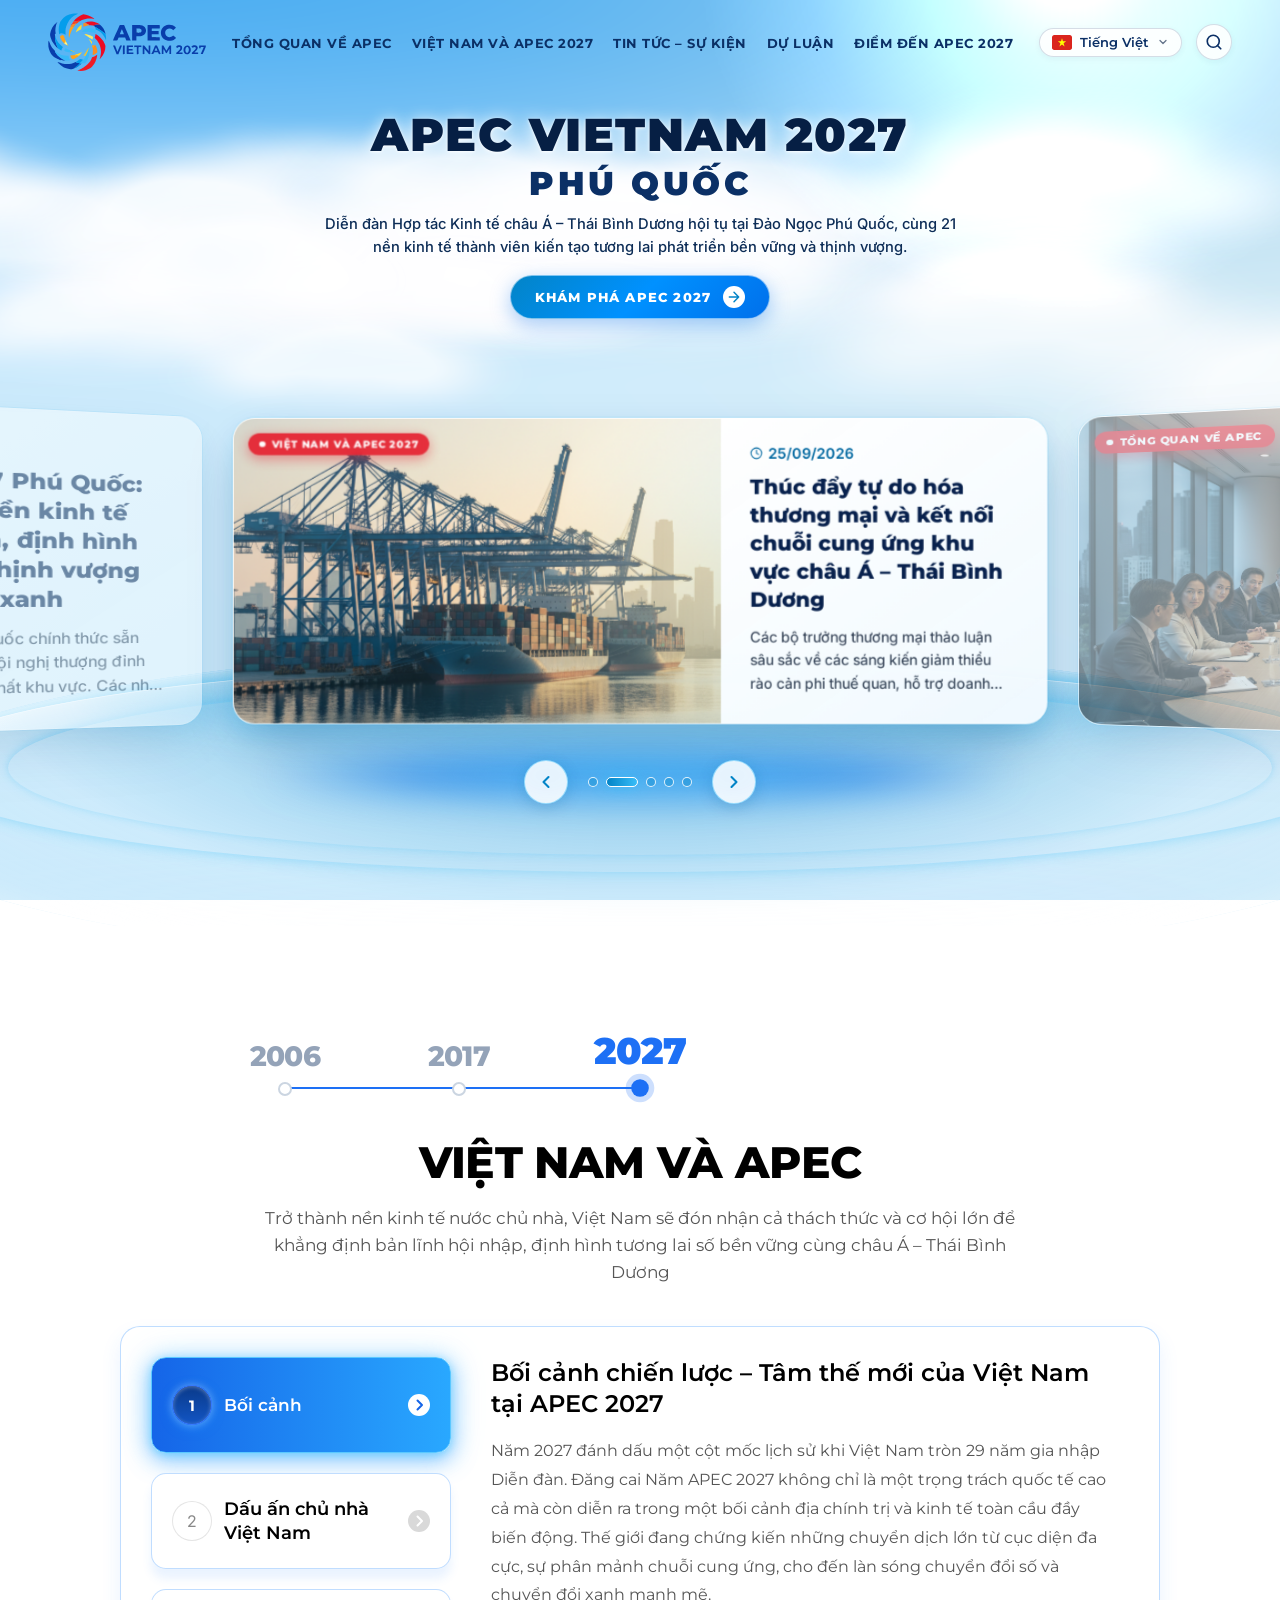
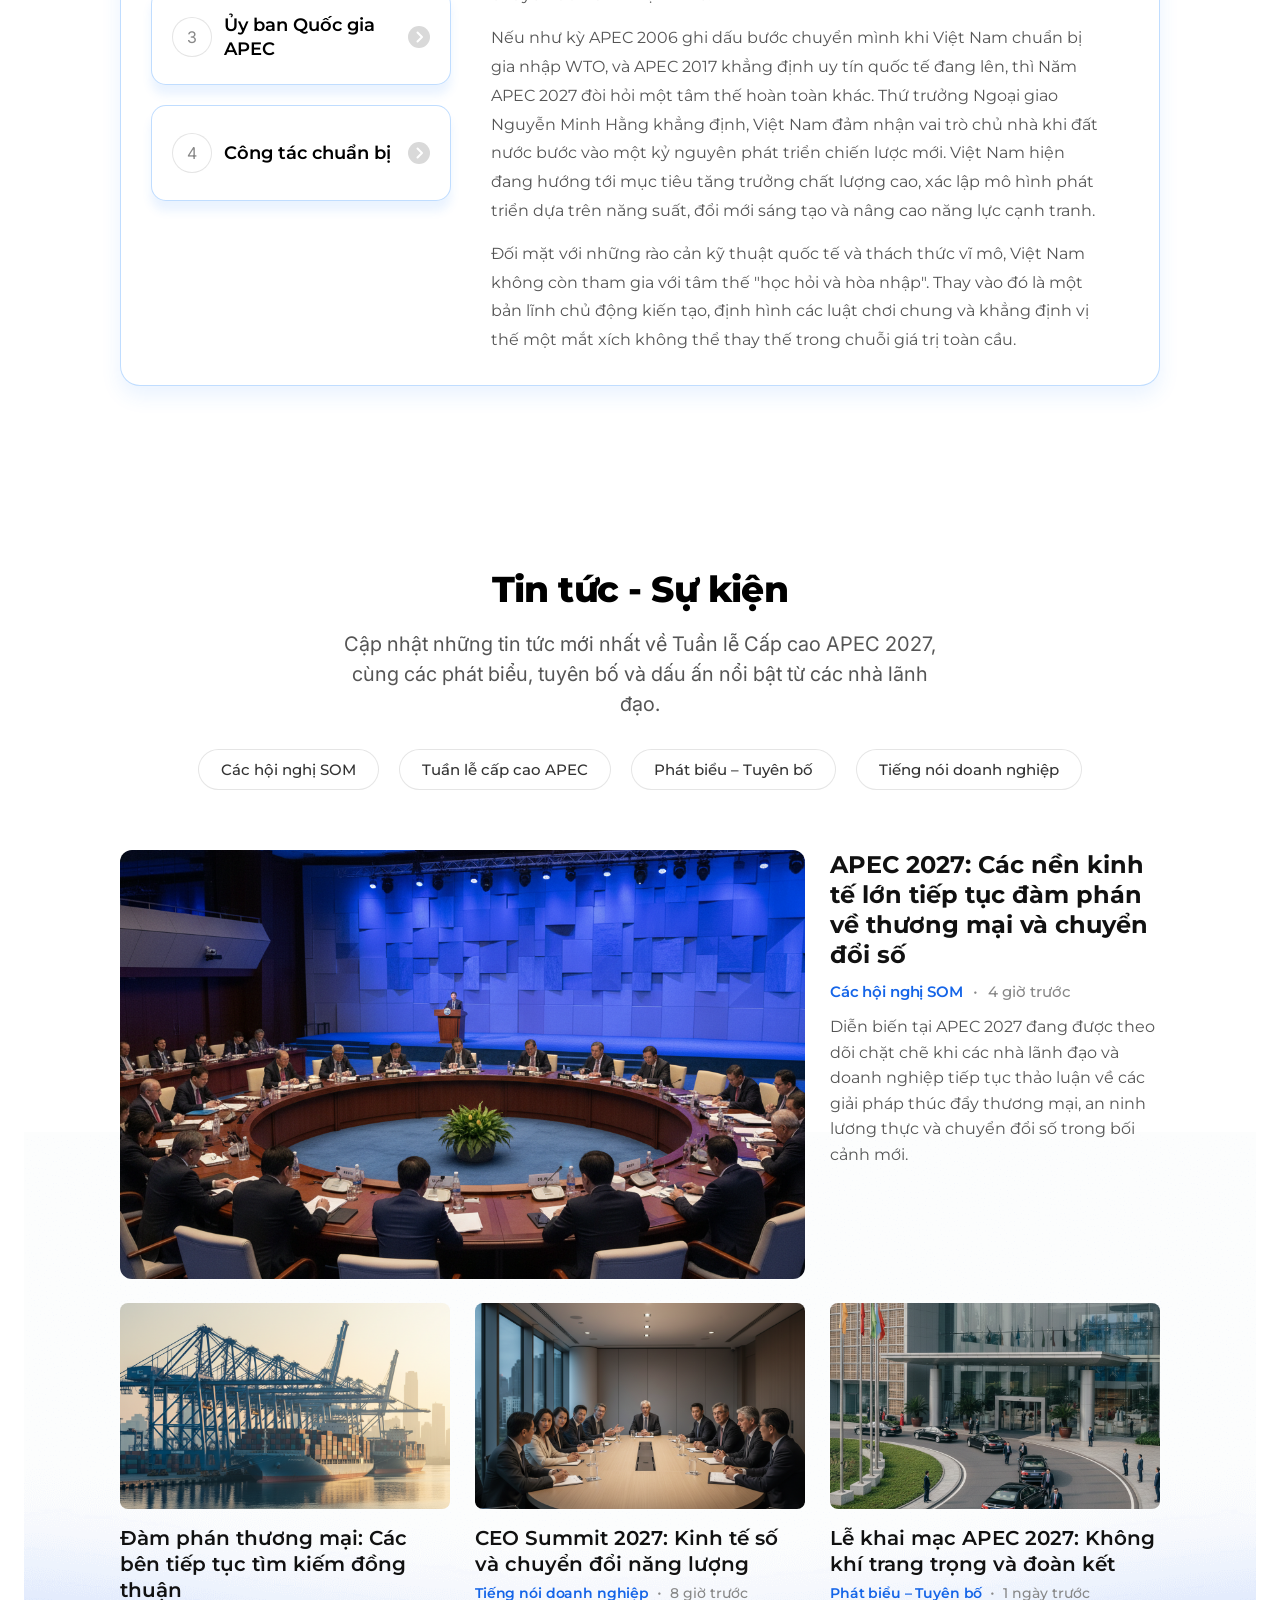
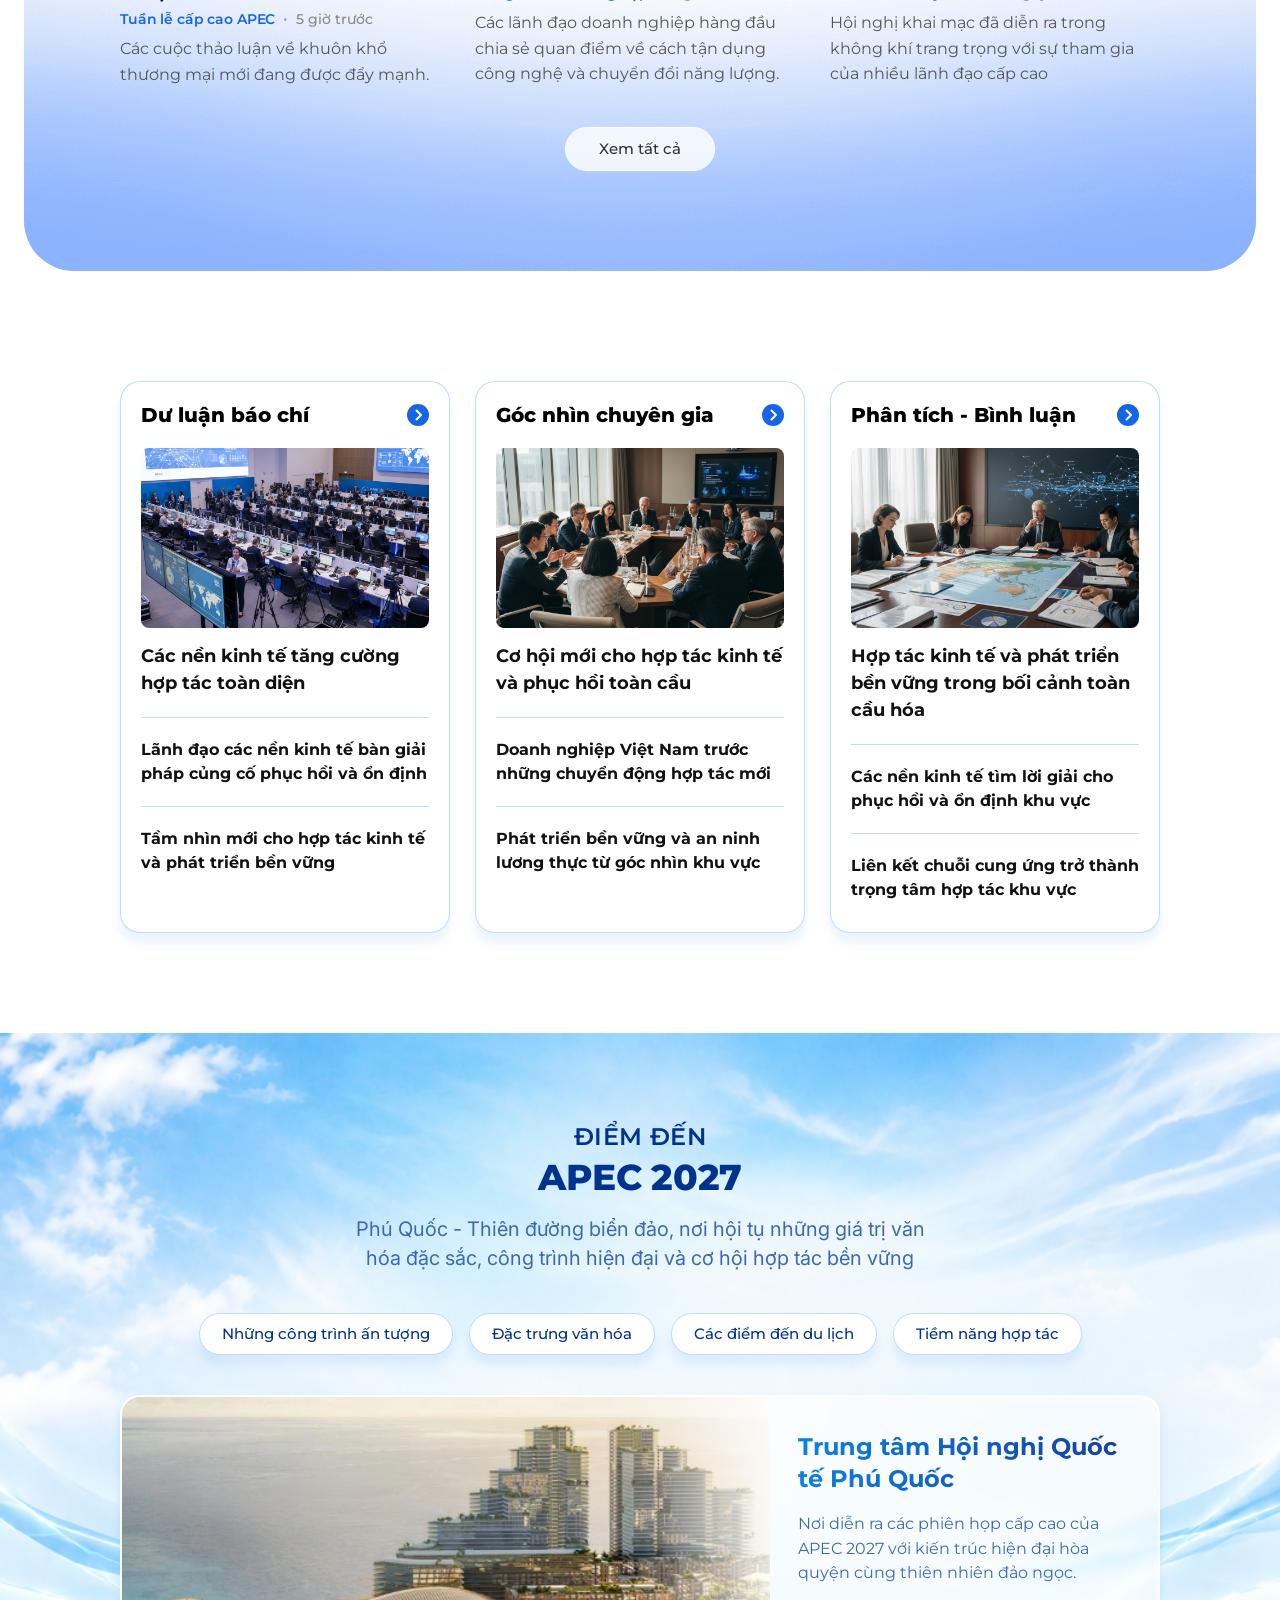
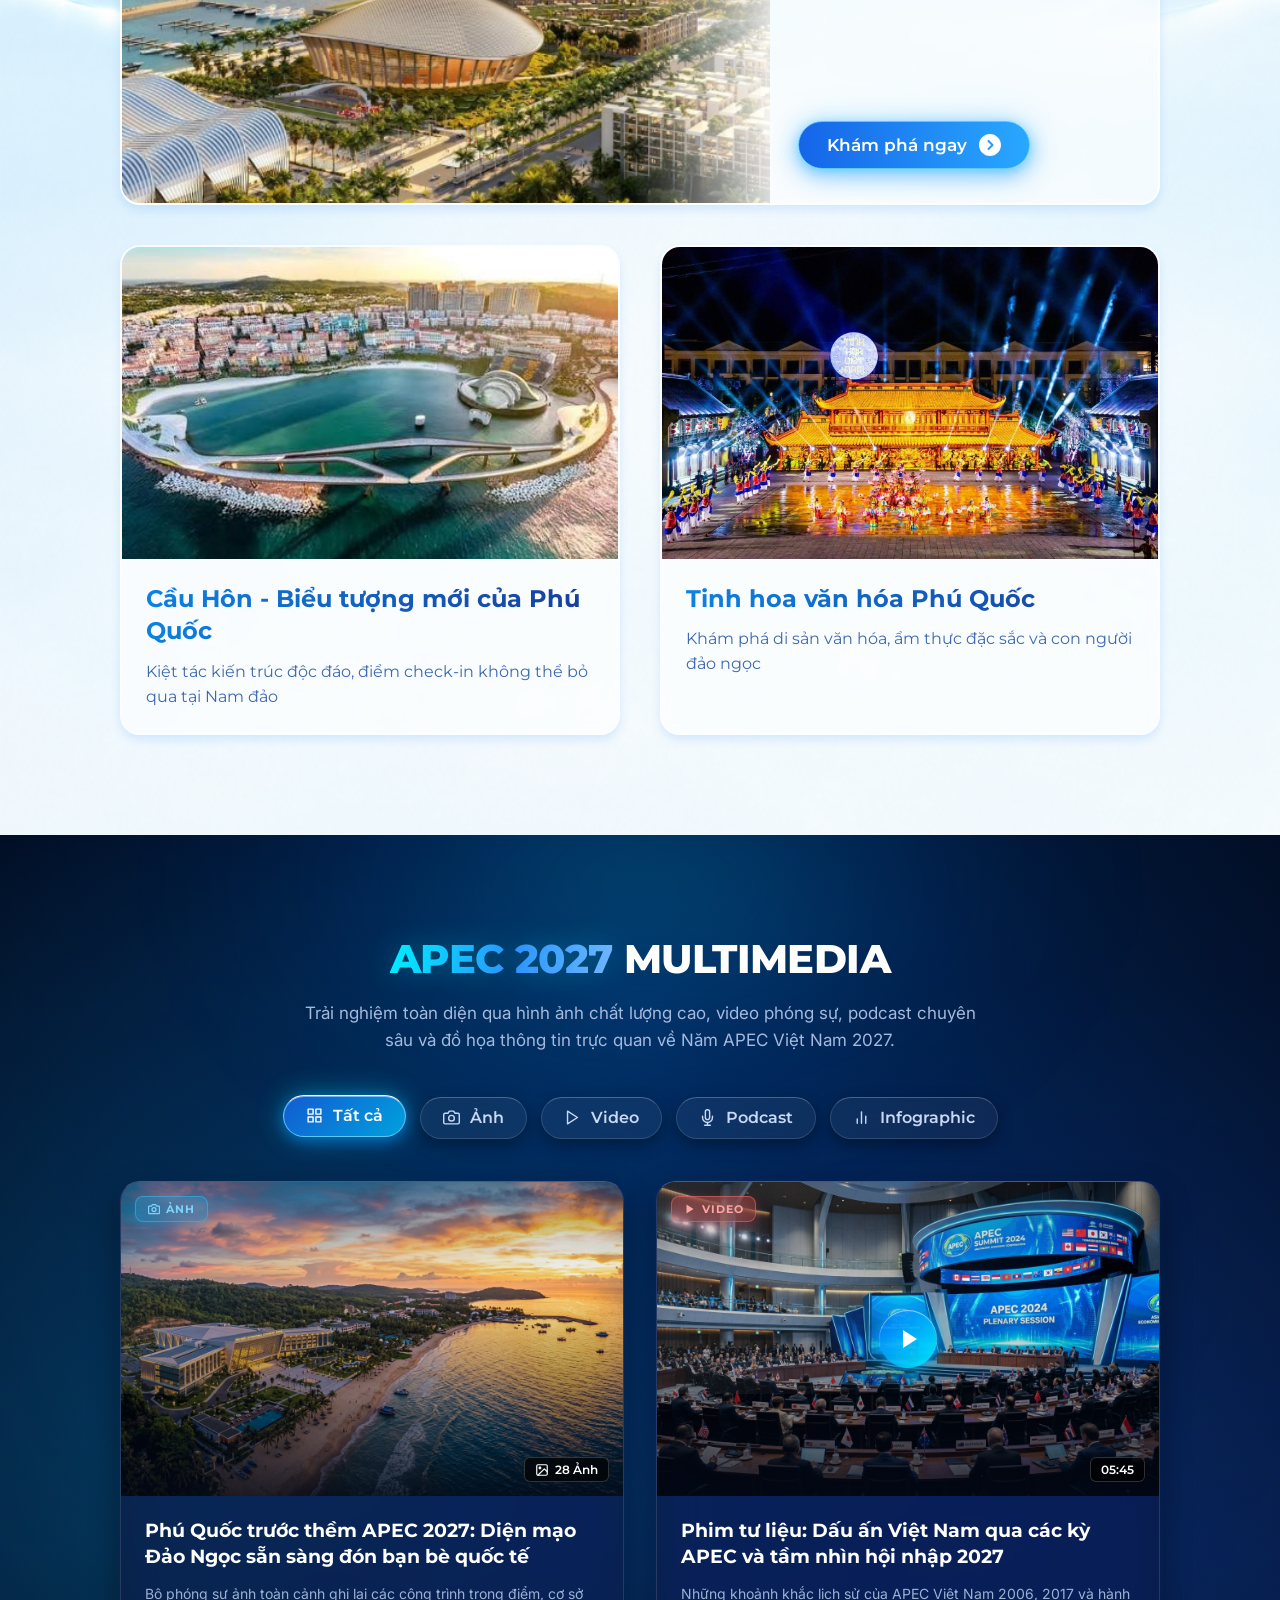
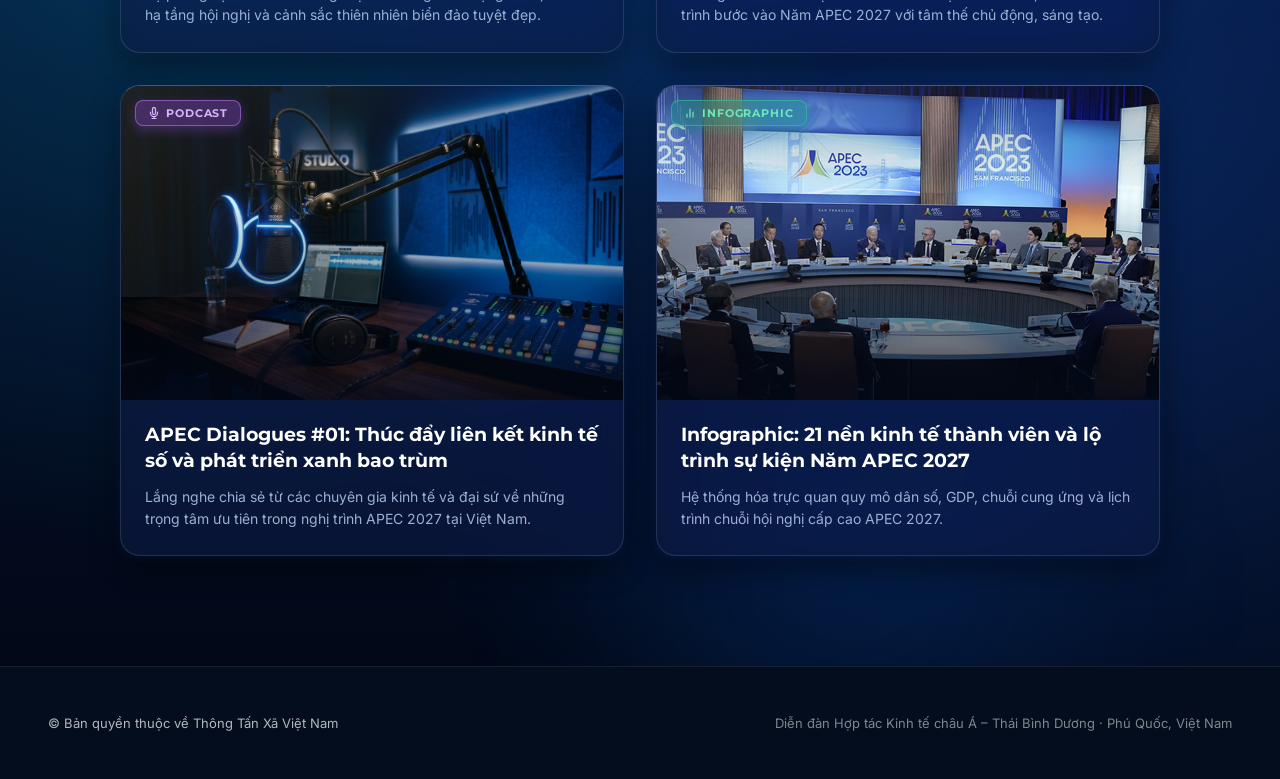
<file: index.html>
<!doctype html>
<html lang="vi">

<head>
  <meta charset="UTF-8" />
  <meta name="viewport" content="width=device-width, initial-scale=1.0, maximum-scale=5.0" />
  <meta http-equiv="X-UA-Compatible" content="IE=edge" />

  <title>APEC VIET NAM 2027 — PHÚ QUỐC | Diễn đàn Hợp tác Kinh tế châu Á - Thái Bình Dương</title>
  <meta name="description"
    content="Trang thông tin chính thức Năm APEC Việt Nam 2027 tổ chức tại Đảo Ngọc Phú Quốc. Hội tụ 21 nền kinh tế thành viên, kiến tạo tương lai phát triển bền vững, bao trùm và thịnh vượng." />
  <meta name="keywords"
    content="APEC 2027, APEC Viet Nam 2027, Phu Quoc, Vietnam, Asia-Pacific Economic Cooperation, Hoi nghi thuong dinh APEC" />

  <!-- Open Graph / Social -->
  <meta property="og:type" content="website" />
  <meta property="og:title" content="APEC VIET NAM 2027 — PHÚ QUỐC" />
  <meta property="og:description"
    content="Hội tụ sức mạnh — Kiến tạo tương lai. 21 nền kinh tế thành viên hội tụ tại Đảo Ngọc Phú Quốc, Việt Nam." />
  <meta property="og:image" content="assets/phuquoc-fisheye.jpg" />

  <!-- Google Fonts: Montserrat, Inter, Poppins, Playfair Display -->
  <link rel="preconnect" href="https://fonts.googleapis.com" />
  <link rel="preconnect" href="https://fonts.gstatic.com" crossorigin />
  <link
    href="https://fonts.googleapis.com/css2?family=Inter:wght@400;500;600;700&family=Montserrat:wght@600;700;800;900&family=Playfair+Display:ital,wght@0,700;0,900;1,700&family=Poppins:wght@700;800;900&display=swap"
    rel="stylesheet" />

  <!-- Core Stylesheets -->
  <link rel="stylesheet" href="libs/swiper-bundle.min.css" />
  <link rel="stylesheet" href="css/main.css" />
  <link rel="stylesheet" href="css/hero.css" />
  <link rel="stylesheet" href="css/hero-v2.css" />
  <link rel="stylesheet" href="css/vietnam-apec.css?v=2027_fade" />
  <link rel="stylesheet" href="css/news-events.css" />
  <link rel="stylesheet" href="css/public-opinion.css" />
  <link rel="stylesheet" href="css/apec-destination.css" />
  <link rel="stylesheet" href="css/multimedia.css" />

  <link rel="icon" type="image/svg+xml" href="assets/favicon.svg" />
</head>

<body>
  <!-- Global Shared Page Background (Transitions from Hero Sky Canvas / Gradient to Next Section Background) -->
  <div id="page-bg-container" class="page-bg-container" aria-hidden="true">
    <div class="page-bg-hero"></div>
    <canvas id="sky-canvas" class="page-bg-sky"></canvas>
    <div class="page-bg-next"></div>
  </div>

  <!-- Navigation Header (Matching Summit Reference) -->
  <header class="main-header is-transparent" role="banner">
    <div class="header-left">
      <a href="#" class="brand-logo-link" aria-label="APEC VIET NAM 2027 Trang chủ">
        <img src="assets/logo.svg" alt="APEC VIET NAM 2027 Logo" class="summit-logo-img" />
      </a>
    </div>

    <nav class="header-center" aria-label="Điều hướng chính">
      <ul class="nav-menu">
        <li>
          <a href="/category.html" class="nav-link" data-i18n-vi="TỔNG QUAN VỀ APEC" data-i18n-en="ABOUT APEC">TỔNG QUAN
            VỀ
            APEC</a>
        </li>
        <li>
          <a href="/category.html" class="nav-link" data-i18n-vi="VIỆT NAM VÀ APEC 2027"
            data-i18n-en="VIET NAM & APEC 2027">VIỆT NAM VÀ APEC 2027</a>
        </li>
        <li>
          <a href="/category.html" class="nav-link" data-i18n-vi="TIN TỨC – SỰ KIỆN" data-i18n-en="NEWS & EVENTS">TIN
            TỨC – SỰ
            KIỆN</a>
        </li>
        <li>
          <a href="/category.html" class="nav-link" data-i18n-vi="DỰ LUẬN" data-i18n-en="PUBLIC OPINION">DỰ LUẬN</a>
        </li>
        <li>
          <a href="/category.html" class="nav-link" data-i18n-vi="ĐIỂM ĐẾN APEC 2027"
            data-i18n-en="DESTINATION PHU QUOC">ĐIỂM ĐẾN APEC 2027</a>
        </li>

      </ul>
    </nav>

    <div class="header-actions">
      <!-- Language Dropdown -->
      <div class="lang-dropdown" id="header-lang-dropdown">
        <button class="lang-dropdown-btn" id="lang-dropdown-btn" type="button" aria-haspopup="listbox"
          aria-expanded="false" aria-label="Chọn ngôn ngữ / Select language">
          <span class="lang-flag-current" id="lang-flag-current">
            <svg width="20" height="15" viewBox="0 0 20 15" fill="none" xmlns="http://www.w3.org/2000/svg">
              <path
                d="M17.7778 0H2.22222C1.63285 0 1.06762 0.243131 0.650874 0.675907C0.234126 1.10868 0 1.69565 0 2.30769V12.6923C0 13.3043 0.234126 13.8913 0.650874 14.3241C1.06762 14.7569 1.63285 15 2.22222 15H17.7778C18.3671 15 18.9324 14.7569 19.3491 14.3241C19.7659 13.8913 20 13.3043 20 12.6923V2.30769C20 1.69565 19.7659 1.10868 19.3491 0.675907C18.9324 0.243131 18.3671 0 17.7778 0Z"
                fill="#DA251D" />
              <path
                d="M10.9735 6.36755L9.99957 3.25505L9.02568 6.36755H5.87457L8.42401 8.29044L7.45012 11.4029L9.99957 9.47947L12.549 11.4029L11.5751 8.29044L14.1246 6.36755H10.9735Z"
                fill="#FFFF00" />
            </svg>

          </span>
          <span class="lang-name-current" id="lang-name-current">Tiếng Việt</span>
          <svg class="lang-dropdown-arrow" width="12" height="12" viewBox="0 0 24 24" fill="none" stroke="currentColor"
            stroke-width="2.5" stroke-linecap="round" stroke-linejoin="round" aria-hidden="true">
            <polyline points="6 9 12 15 18 9"></polyline>
          </svg>
        </button>

        <ul class="lang-dropdown-menu" id="lang-dropdown-menu" role="listbox" aria-label="Danh sách ngôn ngữ">
          <li class="lang-dropdown-item active" data-lang="vi" role="option" aria-selected="true">
            <span class="lang-flag-box">
              <svg width="20" height="15" viewBox="0 0 20 15" fill="none" xmlns="http://www.w3.org/2000/svg">
                <path
                  d="M17.7778 0H2.22222C1.63285 0 1.06762 0.243131 0.650874 0.675907C0.234126 1.10868 0 1.69565 0 2.30769V12.6923C0 13.3043 0.234126 13.8913 0.650874 14.3241C1.06762 14.7569 1.63285 15 2.22222 15H17.7778C18.3671 15 18.9324 14.7569 19.3491 14.3241C19.7659 13.8913 20 13.3043 20 12.6923V2.30769C20 1.69565 19.7659 1.10868 19.3491 0.675907C18.9324 0.243131 18.3671 0 17.7778 0Z"
                  fill="#DA251D" />
                <path
                  d="M10.9735 6.36755L9.99957 3.25505L9.02568 6.36755H5.87457L8.42401 8.29044L7.45012 11.4029L9.99957 9.47947L12.549 11.4029L11.5751 8.29044L14.1246 6.36755H10.9735Z"
                  fill="#FFFF00" />
              </svg>

            </span>
            <span class="lang-item-label">Tiếng Việt</span>
            <svg class="lang-check-icon" width="14" height="14" viewBox="0 0 24 24" fill="none" stroke="currentColor"
              stroke-width="2.5" stroke-linecap="round" stroke-linejoin="round">
              <polyline points="20 6 9 17 4 12"></polyline>
            </svg>
          </li>
          <li class="lang-dropdown-item" data-lang="en" role="option" aria-selected="false">
            <span class="lang-flag-box">
              <svg class="lang-flag-icon" viewBox="0 0 640 480" width="20" height="15" aria-hidden="true">
                <path fill="#012169" d="M0 0h640v480H0z" />
                <path fill="#fff"
                  d="M75 0l244 181L562 0h78v62L400 240l240 178v62h-80L320 301 81 480H0v-60l239-180L0 64V0h75z" />
                <path fill="#c8102e"
                  d="M424 281l216 159v40L369 281h55zm-152-82L56 40V0L327 199h-55zM0 440l191-142h55L14 480H0v-40zm369-199l271-201V0L371 199h-2z" />
                <path fill="#fff" d="M255 0v480h130V0H255zM0 175v130h640V175H0z" />
                <path fill="#c8102e" d="M281 0v480h78V0h-78zM0 201v78h640v-78H0z" />
              </svg>
            </span>
            <span class="lang-item-label">English</span>
            <svg class="lang-check-icon" width="14" height="14" viewBox="0 0 24 24" fill="none" stroke="currentColor"
              stroke-width="2.5" stroke-linecap="round" stroke-linejoin="round">
              <polyline points="20 6 9 17 4 12"></polyline>
            </svg>
          </li>
          <li class="lang-dropdown-item" data-lang="fr" role="option" aria-selected="false">
            <span class="lang-flag-box">
              <svg class="lang-flag-icon" viewBox="0 0 640 480" width="20" height="15" aria-hidden="true">
                <g fill-rule="evenodd" stroke-width="1pt">
                  <path fill="#fff" d="M0 0h640v480H0z" />
                  <path fill="#002654" d="M0 0h213.3v480H0z" />
                  <path fill="#ce1126" d="M426.7 0H640v480H426.7z" />
                </g>
              </svg>
            </span>
            <span class="lang-item-label">Français</span>
            <svg class="lang-check-icon" width="14" height="14" viewBox="0 0 24 24" fill="none" stroke="currentColor"
              stroke-width="2.5" stroke-linecap="round" stroke-linejoin="round">
              <polyline points="20 6 9 17 4 12"></polyline>
            </svg>
          </li>
          <li class="lang-dropdown-item" data-lang="zh" role="option" aria-selected="false">
            <span class="lang-flag-box">
              <svg class="lang-flag-icon" viewBox="0 0 640 480" width="20" height="15" aria-hidden="true">
                <path fill="#de2910" d="M0 0h640v480H0z" />
                <path fill="#ffde00"
                  d="M120 72l22.5 69.1H215l-58.4 42.5 22.3 68.6-58.9-42.8-58.9 42.8 22.3-68.6-58.4-42.5h72.5zm115.5 12.3l-2.4 20.8 19.3-8-19.7 7 4.1 20.6-13-16.5-12.7 16.7 3.7-20.6-19.6-7.3 19.4 7.7zm49.1 52.6l9.6 18.6 11.8-17.3-17.7 11.1 16.6 13.1-20.9-2.3-4.9 20.4-5.2-20.3-20.9 2 16.4-13.4zm4.1 76.5l19.4 7.6-19.6-7.3 3.8 20.6-12.7-16.7-13 16.5 4.1-20.6-19.7-7 19.3 8-2.4-20.8zm-53.2 60.1l20.4-4.8-19.9-6.3 11.3 17.6 10-18.4-14.7 15.2 16.8 12.8-21-2.1-5.4 20.3-4.8-20.4z" />
              </svg>
            </span>
            <span class="lang-item-label">中文</span>
            <svg class="lang-check-icon" width="14" height="14" viewBox="0 0 24 24" fill="none" stroke="currentColor"
              stroke-width="2.5" stroke-linecap="round" stroke-linejoin="round">
              <polyline points="20 6 9 17 4 12"></polyline>
            </svg>
          </li>
          <li class="lang-dropdown-item" data-lang="es" role="option" aria-selected="false">
            <span class="lang-flag-box">
              <svg class="lang-flag-icon" viewBox="0 0 640 480" width="20" height="15" aria-hidden="true">
                <path fill="#aa151b" d="M0 0h640v480H0z" />
                <path fill="#f1bf00" d="M0 120h640v240H0z" />
              </svg>
            </span>
            <span class="lang-item-label">Español</span>
            <svg class="lang-check-icon" width="14" height="14" viewBox="0 0 24 24" fill="none" stroke="currentColor"
              stroke-width="2.5" stroke-linecap="round" stroke-linejoin="round">
              <polyline points="20 6 9 17 4 12"></polyline>
            </svg>
          </li>
          <li class="lang-dropdown-item" data-lang="ru" role="option" aria-selected="false">
            <span class="lang-flag-box">
              <svg class="lang-flag-icon" viewBox="0 0 640 480" width="20" height="15" aria-hidden="true">
                <g fill-rule="evenodd" stroke-width="1pt">
                  <path fill="#fff" d="M0 0h640v480H0z" />
                  <path fill="#0039a6" d="M0 160h640v320H0z" />
                  <path fill="#d52b1e" d="M0 320h640v160H0z" />
                </g>
              </svg>
            </span>
            <span class="lang-item-label">Русский</span>
            <svg class="lang-check-icon" width="14" height="14" viewBox="0 0 24 24" fill="none" stroke="currentColor"
              stroke-width="2.5" stroke-linecap="round" stroke-linejoin="round">
              <polyline points="20 6 9 17 4 12"></polyline>
            </svg>
          </li>
        </ul>
      </div>

      <!-- Search Trigger Button -->
      <button class="header-search-btn" id="header-search-btn" type="button" aria-label="Tìm kiếm / Search"
        title="Tìm kiếm">
        <svg width="18" height="18" viewBox="0 0 24 24" fill="none" stroke="currentColor" stroke-width="2.2"
          stroke-linecap="round" stroke-linejoin="round">
          <circle cx="11" cy="11" r="8"></circle>
          <line x1="21" y1="21" x2="16.65" y2="16.65"></line>
        </svg>
      </button>

      <!-- Mobile Hamburger -->
      <button class="mobile-menu-toggle" id="mobile-menu-toggle" aria-label="Mở thực đơn">
        <svg width="24" height="24" viewBox="0 0 24 24" fill="none" stroke="currentColor" stroke-width="2.2"
          stroke-linecap="round">
          <line x1="3" y1="12" x2="21" y2="12"></line>
          <line x1="3" y1="6" x2="21" y2="6"></line>
          <line x1="3" y1="18" x2="21" y2="18"></line>
        </svg>
      </button>
    </div>
  </header>

  <!-- Mobile Nav Drawer -->
  <div class="mobile-nav-drawer" id="mobile-nav-drawer">
    <ul class="mobile-nav-list">
      <li>
        <a href="#about" class="mobile-nav-link" data-i18n-vi="TỔNG QUAN VỀ APEC" data-i18n-en="ABOUT APEC">TỔNG QUAN VỀ
          APEC</a>
      </li>
      <li>
        <a href="#vietnam" class="mobile-nav-link" data-i18n-vi="VIỆT NAM VÀ APEC 2027"
          data-i18n-en="VIET NAM & APEC 2027">VIỆT NAM VÀ APEC 2027</a>
      </li>
      <li>
        <a href="#news" class="mobile-nav-link" data-i18n-vi="TIN TỨC – SỰ KIỆN" data-i18n-en="NEWS & EVENTS">TIN TỨC –
          SỰ KIỆN</a>
      </li>
      <li>
        <a href="#destination" class="mobile-nav-link" data-i18n-vi="ĐIỂM ĐẾN APEC 2027"
          data-i18n-en="DESTINATION PHU QUOC">ĐIỂM ĐẾN APEC 2027</a>
      </li>
      <li>
        <a href="#press" class="mobile-nav-link" data-i18n-vi="DÀNH CHO BÁO CHÍ" data-i18n-en="PRESS CENTER">DÀNH CHO
          BÁO CHÍ</a>
      </li>
    </ul>
  </div>

  <main>
    <!-- HERO SECTION: 3D INTERACTIVE VIEWPORT -->
    <section class="hero-viewport" id="hero-section" aria-label="Khám phá tương tác 3D APEC 2027">
      <!-- Layer 01.5: Glowing Futuristic Podium Stage (Preserved Floor Stage) -->
      <div class="hero-podium-wrapper" aria-hidden="true">
        <div class="hero-podium-stage">
          <div class="podium-arc-outer"></div>
          <div class="podium-arc-inner"></div>
          <div class="podium-radial-glow"></div>
        </div>
      </div>

      <!-- Typography & Branding Overlay -->
      <div class="hero-overlay">
        <div class="hero-content">
          <h1 class="hero-title-main">APEC VIETNAM 2027</h1>
          <h2 class="hero-title-sub">PHÚ QUỐC</h2>

          <p class="hero-description"
            data-i18n-vi="Diễn đàn Hợp tác Kinh tế châu Á – Thái Bình Dương hội tụ tại Đảo Ngọc Phú Quốc, cùng 21 nền kinh tế thành viên kiến tạo tương lai phát triển bền vững và thịnh vượng."
            data-i18n-en="The Asia-Pacific Economic Cooperation summit convenes in the Pearl Island of Phu Quoc, uniting 21 member economies to foster resilient, inclusive and sustainable shared prosperity.">
            Diễn đàn Hợp tác Kinh tế châu Á – Thái Bình Dương hội tụ tại Đảo Ngọc Phú Quốc, cùng
            21 nền kinh tế thành viên kiến tạo tương lai phát triển bền vững và thịnh vượng.
          </p>

          <a href="#summit-pillars" class="hero-cta-btn" id="explore-cta-btn">
            <span data-i18n-vi="KHÁM PHÁ APEC 2027" data-i18n-en="EXPLORE APEC 2027">KHÁM PHÁ APEC 2027</span>
            <svg width="20" height="20" viewBox="0 0 24 24" fill="none" stroke="currentColor" stroke-width="2.2"
              stroke-linecap="round" stroke-linejoin="round">
              <path d="M5 12h14M12 5l7 7-7 7" />
            </svg>
          </a>
        </div>
      </div>

      <!-- Featured News 3D Panorama Swiper Slider: Elegantly positioned on top of the Glowing Podium -->
      <div class="hero-podium-featured-container">
        <!-- Spotlight glow from Podium shining up into the card base -->
        <div class="featured-card-pedestal-glow" aria-hidden="true"></div>

        <div class="swiper hero-panorama-swiper">
          <div class="swiper-wrapper">
            <!-- Slide 1: Main Summit Headline -->
            <div class="swiper-slide hero-swiper-slide">
              <article class="hero-featured-news-card" id="hero-featured-news-1">
                <a href="detail.html" class="featured-card-media-wrapper">
                  <img src="assets/news/news-thumb-featured.png" alt="APEC 2027 Phú Quốc Tin nổi bật"
                    class="featured-card-thumb" loading="eager" draggable="false" />
                  <div class="featured-card-badge-row">
                    <span class="featured-live-badge">
                      <span class="live-dot-pulse"></span>
                      <span data-i18n-vi="TIN TỨC – SỰ KIỆN" data-i18n-en="NEWS & EVENTS">TIN TỨC – SỰ KIỆN</span>
                    </span>
                  </div>
                  <div class="featured-card-media-shine" aria-hidden="true"></div>
                </a>

                <div class="featured-card-body">
                  <div class="featured-card-meta">
                    <span class="featured-meta-item">
                      <svg width="14" height="14" viewBox="0 0 24 24" fill="none" stroke="currentColor" stroke-width="2"
                        stroke-linecap="round" stroke-linejoin="round">
                        <circle cx="12" cy="12" r="10" />
                        <polyline points="12 6 12 12 16 14" />
                      </svg>
                      <span data-i18n-vi="24/09/2026" data-i18n-en="24/09/2026">24/09/2026</span>
                    </span>
                  </div>

                  <h3 class="featured-card-title">
                    <a href="detail.html" class="featured-title-link"
                      data-i18n-vi="APEC 2027 Phú Quốc: Hội tụ 21 nền kinh tế thành viên, định hình tương lai thịnh vượng và kinh tế xanh"
                      data-i18n-en="APEC 2027 Phu Quoc: Convening 21 Member Economies, Shaping the Resilient Future & Green Economy">
                      APEC 2027 Phú Quốc: Hội tụ 21 nền kinh tế thành viên, định hình tương lai thịnh vượng và kinh tế
                      xanh
                    </a>
                  </h3>

                  <p class="featured-card-excerpt"
                    data-i18n-vi="Đảo Ngọc Phú Quốc chính thức sẵn sàng cho chuỗi hội nghị thượng đỉnh quan trọng bậc nhất khu vực. Các nhà lãnh đạo tập trung thúc đẩy thương mại bền vững, liên kết chuỗi cung ứng linh hoạt và chuyển đổi số toàn diện."
                    data-i18n-en="The Pearl Island of Phu Quoc is primed for the region's pinnacle summit series. Economic leaders focus on advancing sustainable trade, resilient supply chain connectivity, and holistic digital transformation.">
                    Đảo Ngọc Phú Quốc chính thức sẵn sàng cho chuỗi hội nghị thượng đỉnh quan trọng bậc nhất khu vực.
                    Các nhà
                    lãnh đạo tập trung thúc đẩy thương mại bền vững, liên kết chuỗi cung ứng linh hoạt và chuyển đổi số
                    toàn
                    diện.
                  </p>
                </div>
              </article>
            </div>

            <!-- Slide 2: Ministerial Dialogue -->
            <div class="swiper-slide hero-swiper-slide">
              <article class="hero-featured-news-card" id="hero-featured-news-2">
                <a href="detail.html" class="featured-card-media-wrapper">
                  <img src="assets/news/news-thumb-1.png" alt="APEC 2027 Đối thoại Bộ trưởng"
                    class="featured-card-thumb" loading="lazy" draggable="false" />
                  <div class="featured-card-badge-row">
                    <span class="featured-live-badge">
                      <span class="live-dot-pulse"></span>
                      <span data-i18n-vi="VIỆT NAM VÀ APEC 2027" data-i18n-en="VIET NAM & APEC 2027">VIỆT NAM VÀ APEC
                        2027</span>
                    </span>
                  </div>
                  <div class="featured-card-media-shine" aria-hidden="true"></div>
                </a>

                <div class="featured-card-body">
                  <div class="featured-card-meta">
                    <span class="featured-meta-item">
                      <svg width="14" height="14" viewBox="0 0 24 24" fill="none" stroke="currentColor" stroke-width="2"
                        stroke-linecap="round" stroke-linejoin="round">
                        <circle cx="12" cy="12" r="10" />
                        <polyline points="12 6 12 12 16 14" />
                      </svg>
                      <span data-i18n-vi="25/09/2026" data-i18n-en="25/09/2026">25/09/2026</span>
                    </span>
                  </div>

                  <h3 class="featured-card-title">
                    <a href="detail.html" class="featured-title-link"
                      data-i18n-vi="Thúc đẩy tự do hóa thương mại và kết nối chuỗi cung ứng khu vực châu Á – Thái Bình Dương"
                      data-i18n-en="Advancing Trade Liberalization and Resilient Supply Chain Connectivity Across Asia-Pacific">
                      Thúc đẩy tự do hóa thương mại và kết nối chuỗi cung ứng khu vực châu Á – Thái Bình Dương
                    </a>
                  </h3>

                  <p class="featured-card-excerpt"
                    data-i18n-vi="Các bộ trưởng thương mại thảo luận sâu sắc về các sáng kiến giảm thiểu rào cản phi thuế quan, hỗ trợ doanh nghiệp vừa và nhỏ (MSMEs) tham gia sâu vào mạng lưới kinh tế toàn cầu."
                    data-i18n-en="Ministers deliberate strategic frameworks to mitigate non-tariff barriers, empowering MSMEs to integrate securely and deeply into global economic supply chains.">
                    Các bộ trưởng thương mại thảo luận sâu sắc về các sáng kiến giảm thiểu rào cản phi thuế quan, hỗ trợ
                    doanh nghiệp vừa và nhỏ (MSMEs) tham gia sâu vào mạng lưới kinh tế toàn cầu.
                  </p>
                </div>
              </article>
            </div>

            <!-- Slide 3: CEO Summit -->
            <div class="swiper-slide hero-swiper-slide">
              <article class="hero-featured-news-card" id="hero-featured-news-3">
                <a href="detail.html" class="featured-card-media-wrapper">
                  <img src="assets/news/news-thumb-2.png" alt="APEC CEO Summit 2027" class="featured-card-thumb"
                    loading="lazy" draggable="false" />
                  <div class="featured-card-badge-row">
                    <span class="featured-live-badge">
                      <span class="live-dot-pulse"></span>
                      <span data-i18n-vi="TỔNG QUAN VỀ APEC" data-i18n-en="ABOUT APEC">TỔNG QUAN VỀ APEC</span>
                    </span>
                  </div>
                  <div class="featured-card-media-shine" aria-hidden="true"></div>
                </a>

                <div class="featured-card-body">
                  <div class="featured-card-meta">
                    <span class="featured-meta-item">
                      <svg width="14" height="14" viewBox="0 0 24 24" fill="none" stroke="currentColor" stroke-width="2"
                        stroke-linecap="round" stroke-linejoin="round">
                        <circle cx="12" cy="12" r="10" />
                        <polyline points="12 6 12 12 16 14" />
                      </svg>
                      <span data-i18n-vi="26/09/2026" data-i18n-en="26/09/2026">26/09/2026</span>
                    </span>
                  </div>

                  <h3 class="featured-card-title">
                    <a href="detail.html" class="featured-title-link"
                      data-i18n-vi="APEC CEO Summit 2027: Trí tuệ nhân tạo, chuyển đổi xanh và tương lai năng lượng sạch"
                      data-i18n-en="APEC CEO Summit 2027: Artificial Intelligence, Green Transition and Clean Energy Horizons">
                      APEC CEO Summit 2027: Trí tuệ nhân tạo, chuyển đổi xanh và tương lai năng lượng sạch
                    </a>
                  </h3>

                  <p class="featured-card-excerpt"
                    data-i18n-vi="Hơn 1.200 nhà lãnh đạo tập đoàn đa quốc gia và chuyên gia công nghệ quy tụ tại Phú Quốc, chia sẻ các bước đột phá về ứng dụng AI có trách nhiệm và tài chính xanh bền vững."
                    data-i18n-en="Over 1,200 multinational CEOs and tech innovators convene in Phu Quoc, unveiling breakthrough roadmaps for ethical AI deployment and sustainable green financing.">
                    Hơn 1.200 nhà lãnh đạo tập đoàn đa quốc gia và chuyên gia công nghệ quy tụ tại Phú Quốc, chia sẻ các
                    bước đột phá về ứng dụng AI có trách nhiệm và tài chính xanh bền vững.
                  </p>
                </div>
              </article>
            </div>

            <!-- Slide 4: ABAC Session -->
            <div class="swiper-slide hero-swiper-slide">
              <article class="hero-featured-news-card" id="hero-featured-news-4">
                <a href="detail.html" class="featured-card-media-wrapper">
                  <img src="assets/news/news-thumb-3.png" alt="Kỳ họp ABAC 2027" class="featured-card-thumb"
                    loading="lazy" draggable="false" />
                  <div class="featured-card-badge-row">
                    <span class="featured-live-badge">
                      <span class="live-dot-pulse"></span>
                      <span data-i18n-vi="DỰ LUẬN" data-i18n-en="PUBLIC OPINION">DỰ LUẬN</span>
                    </span>
                  </div>
                  <div class="featured-card-media-shine" aria-hidden="true"></div>
                </a>

                <div class="featured-card-body">
                  <div class="featured-card-meta">
                    <span class="featured-meta-item">
                      <svg width="14" height="14" viewBox="0 0 24 24" fill="none" stroke="currentColor" stroke-width="2"
                        stroke-linecap="round" stroke-linejoin="round">
                        <circle cx="12" cy="12" r="10" />
                        <polyline points="12 6 12 12 16 14" />
                      </svg>
                      <span data-i18n-vi="26/09/2026" data-i18n-en="26/09/2026">26/09/2026</span>
                    </span>
                  </div>

                  <h3 class="featured-card-title">
                    <a href="detail.html" class="featured-title-link"
                      data-i18n-vi="Kỳ họp ABAC 2027: Kiến nghị 5 trụ cột hành động cho tăng trưởng bao trùm và số hóa"
                      data-i18n-en="ABAC 2027 Session: Proposing 5 Strategic Pillars for Inclusive Growth and Digitization">
                      Kỳ họp ABAC 2027: Kiến nghị 5 trụ cột hành động cho tăng trưởng bao trùm và số hóa
                    </a>
                  </h3>

                  <p class="featured-card-excerpt"
                    data-i18n-vi="Báo cáo thường niên của ABAC đệ trình lên các Nhà lãnh đạo APEC, nhấn mạnh vào thương mại phi giấy tờ xuyên biên giới, chuẩn hóa an ninh mạng và phát triển nguồn nhân lực chất lượng cao."
                    data-i18n-en="ABAC's annual report submitted to APEC Leaders emphasizes cross-border paperless trade frameworks, unified cybersecurity protocols, and high-tech talent development.">
                    Báo cáo thường niên của ABAC đệ trình lên các Nhà lãnh đạo APEC, nhấn mạnh vào thương mại phi giấy
                    tờ
                    xuyên biên giới, chuẩn hóa an ninh mạng và phát triển nguồn nhân lực chất lượng cao.
                  </p>
                </div>
              </article>
            </div>

            <!-- Slide 5: Host Destination & Green Infrastructure -->
            <div class="swiper-slide hero-swiper-slide">
              <article class="hero-featured-news-card" id="hero-featured-news-5">
                <a href="#destination" class="featured-card-media-wrapper">
                  <img src="assets/destination/destination-featured.png" alt="Phú Quốc Hạ tầng APEC 2027"
                    class="featured-card-thumb" loading="lazy" draggable="false" />
                  <div class="featured-card-badge-row">
                    <span class="featured-live-badge">
                      <span class="live-dot-pulse"></span>
                      <span data-i18n-vi="ĐIỂM ĐẾN APEC 2027" data-i18n-en="DESTINATION PHU QUOC">ĐIỂM ĐẾN APEC
                        2027</span>
                    </span>
                  </div>
                  <div class="featured-card-media-shine" aria-hidden="true"></div>
                </a>

                <div class="featured-card-body">
                  <div class="featured-card-meta">
                    <span class="featured-meta-item">
                      <svg width="14" height="14" viewBox="0 0 24 24" fill="none" stroke="currentColor" stroke-width="2"
                        stroke-linecap="round" stroke-linejoin="round">
                        <circle cx="12" cy="12" r="10" />
                        <polyline points="12 6 12 12 16 14" />
                      </svg>
                      <span data-i18n-vi="27/09/2026" data-i18n-en="27/09/2026">27/09/2026</span>
                    </span>
                  </div>

                  <h3 class="featured-card-title">
                    <a href="#destination" class="featured-title-link"
                      data-i18n-vi="Đảo Ngọc Phú Quốc hoàn thiện hạ tầng thông minh và tổ hợp hội nghị sinh thái chuẩn quốc tế"
                      data-i18n-en="Phu Quoc Pearl Island Unveils Smart Infrastructure and Eco-Convention Complexes for APEC 2027">
                      Đảo Ngọc Phú Quốc hoàn thiện hạ tầng thông minh và tổ hợp hội nghị sinh thái chuẩn quốc tế
                    </a>
                  </h3>

                  <p class="featured-card-excerpt"
                    data-i18n-vi="Hạ tầng số 5G toàn diện, hệ thống giao thông không phát thải cùng trung tâm hội nghị quốc tế chuẩn 5 sao sẵn sàng chào đón hơn 10.000 đại biểu và phóng viên quốc tế."
                    data-i18n-en="Comprehensive 5G coverage, zero-emission urban transit, and world-standard convention venues stand fully prepared to welcome over 10,000 global delegates and media.">
                    Hạ tầng số 5G toàn diện, hệ thống giao thông không phát thải cùng trung tâm hội nghị quốc tế chuẩn 5
                    sao sẵn sàng chào đón hơn 10.000 đại biểu và phóng viên quốc tế.
                  </p>
                </div>
              </article>
            </div>
          </div>

          <!-- 3D Panorama Swiper Navigation Controls & Indicators -->
          <div class="hero-swiper-controls">
            <button class="hero-swiper-btn hero-swiper-prev" aria-label="Tin trước">
              <svg width="20" height="20" viewBox="0 0 24 24" fill="none" stroke="currentColor" stroke-width="2.5"
                stroke-linecap="round" stroke-linejoin="round">
                <polyline points="15 18 9 12 15 6"></polyline>
              </svg>
            </button>
            <div class="hero-swiper-pagination"></div>
            <button class="hero-swiper-btn hero-swiper-next" aria-label="Tin tiếp theo">
              <svg width="20" height="20" viewBox="0 0 24 24" fill="none" stroke="currentColor" stroke-width="2.5"
                stroke-linecap="round" stroke-linejoin="round">
                <polyline points="9 18 15 12 9 6"></polyline>
              </svg>
            </button>
          </div>
        </div>
      </div>

      <!-- Bottom Interactive HUD / Controls -->
      <div class="hero-hud">
        <div class="hud-center">
          <a href="#summit-pillars" class="scroll-indicator" aria-label="Cuộn xuống để khám phá thêm">
            <span data-i18n-vi="CUỘN ĐỂ KHÁM PHÁ" data-i18n-en="SCROLL TO EXPLORE">CUỘN ĐỂ KHÁM PHÁ</span>
            <svg class="scroll-arrow" width="18" height="18" viewBox="0 0 24 24" fill="none" stroke="currentColor"
              stroke-width="2.5" stroke-linecap="round">
              <path d="M7 10l5 5 5-5" />
            </svg>
          </a>
        </div>
      </div>

      <!-- Hover Tooltip for 3D Flags -->
      <div class="flag-tooltip" id="flag-tooltip" aria-hidden="true">
        <div class="flag-tooltip-content">
          <img src="assets/flags/vn.png" alt="" class="tooltip-flag-thumb" id="tooltip-flag-thumb" />
          <div class="tooltip-info">
            <span class="tooltip-name" id="tooltip-economy-name">VIỆT NAM</span>
            <span class="tooltip-sub" id="tooltip-economy-sub">NỀN KINH TẾ CHỦ NHÀ APEC 2027</span>
          </div>
        </div>
      </div>
    </section>

    <!-- =====================================================================
           SECTION: VIỆT NAM VÀ APEC (VIET NAM & APEC)
           Aesthetics: Futuristic Glassmorphism, Glossy Edge & Glowing Effects
           ===================================================================== -->
    <section class="vietnam-apec-section" id="vietnam" aria-labelledby="vietnam-section-title">
      <div class="vn-container">
        <!-- Section Header Block -->
        <div class="vn-section-header">
          <!-- Timeline Host Years Navigation (2006, 2017, 2027) -->
          <div class="vn-timeline-header-wrap" id="vn-timeline-header-wrap">
            <div class="vn-timeline-track-container" id="vn-timeline-track-container">
              <div class="vn-timeline-track" id="vn-timeline-track">
                <div class="vn-timeline-base-line" id="vn-timeline-base-line"></div>
                <div class="vn-timeline-active-line" id="vn-timeline-active-line"></div>
                <div class="vn-timeline-nodes" role="tablist" aria-label="Các năm Việt Nam đăng cai APEC">
                  <button type="button" class="vn-timeline-node" data-year="2006" role="tab" aria-selected="false"
                    id="vn-year-node-2006" aria-controls="vn-year-content-2006">
                    <span class="vn-node-year">2006</span>
                    <span class="vn-node-dot"></span>
                  </button>
                  <button type="button" class="vn-timeline-node" data-year="2017" role="tab" aria-selected="false"
                    id="vn-year-node-2017" aria-controls="vn-year-content-2017">
                    <span class="vn-node-year">2017</span>
                    <span class="vn-node-dot"></span>
                  </button>
                  <button type="button" class="vn-timeline-node active" data-year="2027" role="tab" aria-selected="true"
                    id="vn-year-node-2027" aria-controls="vn-year-content-2027">
                    <span class="vn-node-year">2027</span>
                    <span class="vn-node-dot"></span>
                  </button>
                </div>
              </div>
            </div>
          </div>

          <!-- Host Year 2006 Header Info -->
          <div class="vn-year-header-panel" id="vn-year-header-2006" data-year="2006">
            <h2 class="vn-section-title">VIỆT NAM VÀ APEC</h2>
            <p class="vn-section-desc"
              data-i18n-vi="APEC 2006 tại Hà Nội đánh dấu bước ngoặt lịch sử khi Việt Nam lần đầu tiên đăng cai Diễn đàn, mở đường cho việc gia nhập WTO và khẳng định vị thế một nền kinh tế năng động, đổi mới."
              data-i18n-en="APEC 2006 in Ha Noi marked a historic turning point as Viet Nam hosted the Forum for the first time, paving the path to WTO accession and asserting its stature as a dynamic, reform-minded economy.">
              APEC 2006 tại Hà Nội đánh dấu bước ngoặt lịch sử khi Việt Nam lần đầu tiên đăng cai Diễn đàn, mở đường cho việc gia nhập WTO và khẳng định vị thế một nền kinh tế năng động, đổi mới.
            </p>
          </div>

          <!-- Host Year 2017 Header Info -->
          <div class="vn-year-header-panel" id="vn-year-header-2017" data-year="2017">
            <h2 class="vn-section-title">VIỆT NAM VÀ APEC</h2>
            <p class="vn-section-desc"
              data-i18n-vi="APEC 2017 tại Đà Nẵng khẳng định tầm vóc đối ngoại chiến lược của Việt Nam: từ vị thế hội nhập chuyển sang chủ động dẫn dắt, khởi xướng Tầm nhìn APEC 2040 và củng cố hợp tác thương mại đa phương."
              data-i18n-en="APEC 2017 in Da Nang reaffirmed Viet Nam's strategic diplomatic stature: transitioning from integration to proactive leadership, formulating the APEC Vision 2040 and reinforcing multilateral trade cooperation.">
              APEC 2017 tại Đà Nẵng khẳng định tầm vóc đối ngoại chiến lược của Việt Nam: từ vị thế hội nhập chuyển sang chủ động dẫn dắt, khởi xướng Tầm nhìn APEC 2040 và củng cố hợp tác thương mại đa phương.
            </p>
          </div>

          <!-- Host Year 2027 Header Info (Default Active) -->
          <div class="vn-year-header-panel active" id="vn-year-header-2027" data-year="2027">
            <h2 class="vn-section-title" id="vietnam-section-title">VIỆT NAM VÀ APEC</h2>
            <p class="vn-section-desc" id="vn-section-desc"
              data-i18n-vi="Trở thành nền kinh tế nước chủ nhà, Việt Nam sẽ đón nhận cả thách thức và cơ hội lớn để khẳng định bản lĩnh hội nhập, định hình tương lai số bền vững cùng châu Á – Thái Bình Dương"
              data-i18n-en="As the host economy, Viet Nam will embrace both profound opportunities and pivotal challenges to assert its integration acumen, shaping a resilient and sustainable digital future alongside the Asia-Pacific.">
              Trở thành nền kinh tế nước chủ nhà, Việt Nam sẽ đón nhận cả thách thức và cơ hội lớn
              để khẳng định bản lĩnh hội nhập, định hình tương lai số bền vững cùng châu Á – Thái
              Bình Dương
            </p>
          </div>
        </div>

        <!-- ======================= YEAR 2027 CONTENT ======================= -->
        <div class="vn-year-content active" id="vn-year-content-2027" data-year="2027">
          <div class="vn-content-grid" data-node-id="69:216">
            <!-- Left Column: Sidebar -->
            <aside class="vn-sidebar" role="tablist" aria-label="Danh sách chuyên mục APEC 2027">
              <!-- Tab 1: Bối cảnh -->
              <div class="vn-tab-item active" role="tab" id="vn-tab-2027-1" data-tab="1" aria-selected="true"
                aria-controls="vn-pane-2027-1" tabindex="0">
                <div class="vn-tab-num">1</div>
                <h3 class="vn-tab-title" data-i18n-vi="Bối cảnh" data-i18n-en="Context">
                  Bối cảnh
                </h3>
                <div class="vn-tab-arrow" aria-hidden="true">
                  <svg width="22" height="22" viewBox="0 0 22 22" fill="none">
                    <circle cx="11" cy="11" r="11" fill="white" />
                    <path d="M9.5 6.5L14 11L9.5 15.5" stroke="#1565e8" stroke-width="2" stroke-linecap="round"
                      stroke-linejoin="round" />
                  </svg>
                </div>
              </div>

              <!-- Tab 2: Dấu ấn chủ nhà Việt Nam -->
              <div class="vn-tab-item" role="tab" id="vn-tab-2027-2" data-tab="2" aria-selected="false"
                aria-controls="vn-pane-2027-2" tabindex="-1">
                <div class="vn-tab-num">2</div>
                <h3 class="vn-tab-title" data-i18n-vi="Dấu ấn chủ nhà Việt Nam" data-i18n-en="Host Economy Footprint">
                  Dấu ấn chủ nhà Việt Nam
                </h3>
                <div class="vn-tab-arrow" aria-hidden="true">
                  <svg width="22" height="22" viewBox="0 0 22 22" fill="none">
                    <circle cx="11" cy="11" r="11" fill="#d9d9d9" />
                    <path d="M9.5 6.5L14 11L9.5 15.5" stroke="white" stroke-width="2" stroke-linecap="round"
                      stroke-linejoin="round" />
                  </svg>
                </div>
              </div>

              <!-- Tab 3: Ủy ban Quốc gia APEC -->
              <div class="vn-tab-item" role="tab" id="vn-tab-2027-3" data-tab="3" aria-selected="false"
                aria-controls="vn-pane-2027-3" tabindex="-1">
                <div class="vn-tab-num">3</div>
                <h3 class="vn-tab-title" data-i18n-vi="Ủy ban Quốc gia APEC" data-i18n-en="APEC National Committee">
                  Ủy ban Quốc gia APEC
                </h3>
                <div class="vn-tab-arrow" aria-hidden="true">
                  <svg width="22" height="22" viewBox="0 0 22 22" fill="none">
                    <circle cx="11" cy="11" r="11" fill="#d9d9d9" />
                    <path d="M9.5 6.5L14 11L9.5 15.5" stroke="white" stroke-width="2" stroke-linecap="round"
                      stroke-linejoin="round" />
                  </svg>
                </div>
              </div>

              <!-- Tab 4: Công tác chuẩn bị -->
              <div class="vn-tab-item" role="tab" id="vn-tab-2027-4" data-tab="4" aria-selected="false"
                aria-controls="vn-pane-2027-4" tabindex="-1">
                <div class="vn-tab-num">4</div>
                <h3 class="vn-tab-title" data-i18n-vi="Công tác chuẩn bị" data-i18n-en="Preparation Work">
                  Công tác chuẩn bị
                </h3>
                <div class="vn-tab-arrow" aria-hidden="true">
                  <svg width="22" height="22" viewBox="0 0 22 22" fill="none">
                    <circle cx="11" cy="11" r="11" fill="#d9d9d9" />
                    <path d="M9.5 6.5L14 11L9.5 15.5" stroke="white" stroke-width="2" stroke-linecap="round"
                      stroke-linejoin="round" />
                  </svg>
                </div>
              </div>
            </aside>

            <!-- Right Column: Showcase -->
            <main class="vn-showcase" aria-live="polite">
              <div class="vn-showcase-inner">
                <!-- Pane 1: Bối cảnh -->
                <article class="vn-showcase-pane active" id="vn-pane-2027-1" role="tabpanel"
                  aria-labelledby="vn-tab-2027-1" data-pane="1">
                  <h3 class="vn-showcase-title"
                    data-i18n-vi="Bối cảnh chiến lược – Tâm thế mới của Việt Nam tại APEC 2027"
                    data-i18n-en="Strategic Context – Viet Nam's New Posture at APEC 2027">
                    Bối cảnh chiến lược – Tâm thế mới của Việt Nam tại APEC 2027
                  </h3>
                  <p class="vn-showcase-text"
                    data-i18n-vi="Năm 2027 đánh dấu một cột mốc lịch sử khi Việt Nam tròn 29 năm gia nhập Diễn đàn. Đăng cai Năm APEC 2027 không chỉ là một trọng trách quốc tế cao cả mà còn diễn ra trong một bối cảnh địa chính trị và kinh tế toàn cầu đầy biến động. Thế giới đang chứng kiến những chuyển dịch lớn từ cục diện đa cực, sự phân mảnh chuỗi cung ứng, cho đến làn sóng chuyển đổi số và chuyển đổi xanh mạnh mẽ."
                    data-i18n-en="The year 2027 marks a historical milestone as Viet Nam celebrates 29 years of joining the Forum. Hosting APEC 2027 is not only a noble international responsibility but also takes place amidst a volatile global geopolitical and economic backdrop. The world is witnessing major shifts from multipolar dynamics and supply chain fragmentation to a powerful wave of digital and green transitions.">
                    Năm 2027 đánh dấu một cột mốc lịch sử khi Việt Nam tròn 29 năm gia nhập Diễn
                    đàn. Đăng cai Năm APEC 2027 không chỉ là một trọng trách quốc tế cao cả mà còn
                    diễn ra trong một bối cảnh địa chính trị và kinh tế toàn cầu đầy biến động. Thế
                    giới đang chứng kiến những chuyển dịch lớn từ cục diện đa cực, sự phân mảnh
                    chuỗi cung ứng, cho đến làn sóng chuyển đổi số và chuyển đổi xanh mạnh mẽ.
                  </p>
                  <p class="vn-showcase-text"
                    data-i18n-vi="Nếu như kỳ APEC 2006 ghi dấu bước chuyển mình khi Việt Nam chuẩn bị gia nhập WTO, và APEC 2017 khẳng định uy tín quốc tế đang lên, thì Năm APEC 2027 đòi hỏi một tâm thế hoàn toàn khác. Thứ trưởng Ngoại giao Nguyễn Minh Hằng khẳng định, Việt Nam đảm nhận vai trò chủ nhà khi đất nước bước vào một kỷ nguyên phát triển chiến lược mới. Việt Nam hiện đang hướng tới mục tiêu tăng trưởng chất lượng cao, xác lập mô hình phát triển dựa trên năng suất, đổi mới sáng tạo và nâng cao năng lực cạnh tranh."
                    data-i18n-en="While APEC 2006 marked a transformative turning point as Viet Nam prepared to join the WTO, and APEC 2017 affirmed ascending international prestige, APEC 2027 demands an entirely refreshed posture. Vice Minister of Foreign Affairs Nguyen Minh Hang affirmed that Viet Nam assumes the host presidency as the nation enters a new strategic development era, pursuing high-quality growth based on productivity, innovation, and enhanced competitiveness.">
                    Nếu như kỳ APEC 2006 ghi dấu bước chuyển mình khi Việt Nam chuẩn bị gia nhập
                    WTO, và APEC 2017 khẳng định uy tín quốc tế đang lên, thì Năm APEC 2027 đòi hỏi
                    một tâm thế hoàn toàn khác. Thứ trưởng Ngoại giao Nguyễn Minh Hằng khẳng định,
                    Việt Nam đảm nhận vai trò chủ nhà khi đất nước bước vào một kỷ nguyên phát triển
                    chiến lược mới. Việt Nam hiện đang hướng tới mục tiêu tăng trưởng chất lượng
                    cao, xác lập mô hình phát triển dựa trên năng suất, đổi mới sáng tạo và nâng cao
                    năng lực cạnh tranh.
                  </p>
                  <p class="vn-showcase-text"
                    data-i18n-vi='Đối mặt với những rào cản kỹ thuật quốc tế và thách thức vĩ mô, Việt Nam không còn tham gia với tâm thế "học hỏi và hòa nhập". Thay vào đó là một bản lĩnh chủ động kiến tạo, định hình các luật chơi chung và khẳng định vị thế một mắt xích không thể thay thế trong chuỗi giá trị toàn cầu.'
                    data-i18n-en="Confronting international technical barriers and macroeconomic challenges, Viet Nam no longer participates merely to 'learn and integrate'. Instead, it brings proactive acumen to pioneer, shape common rules, and affirm its irreplaceable position in the global value chain.">
                    Đối mặt với những rào cản kỹ thuật quốc tế và thách thức vĩ mô, Việt Nam không
                    còn tham gia với tâm thế &quot;học hỏi và hòa nhập&quot;. Thay vào đó là một bản
                    lĩnh chủ động kiến tạo, định hình các luật chơi chung và khẳng định vị thế một
                    mắt xích không thể thay thế trong chuỗi giá trị toàn cầu.
                  </p>
                </article>

                <!-- Pane 2: Dấu ấn chủ nhà Việt Nam -->
                <article class="vn-showcase-pane" id="vn-pane-2027-2" role="tabpanel" aria-labelledby="vn-tab-2027-2"
                  data-pane="2">
                  <h3 class="vn-showcase-title"
                    data-i18n-vi="Hành trình ba thập kỷ và dấu ấn chủ nhà Việt Nam qua các kỳ APEC"
                    data-i18n-en="A Three-Decade Journey and Viet Nam's Host Legacy Across APEC Summits">
                    Hành trình ba thập kỷ và dấu ấn chủ nhà Việt Nam qua các kỳ APEC
                  </h3>
                  <p class="vn-showcase-text"
                    data-i18n-vi="Kể từ khi chính thức gia nhập APEC năm 1998, Việt Nam đã không ngừng chứng minh vai trò đối tác tin cậy, trách nhiệm và năng động trong tiến trình tự do hóa thương mại và đầu tư khu vực châu Á - Thái Bình Dương."
                    data-i18n-en="Since officially joining APEC in 1998, Viet Nam has consistently proven itself as a trusted, responsible, and proactive partner in the regional trade and investment liberalization across the Asia-Pacific.">
                    Kể từ khi chính thức gia nhập APEC năm 1998, Việt Nam đã không ngừng chứng minh
                    vai trò đối tác tin cậy, trách nhiệm và năng động trong tiến trình tự do hóa
                    thương mại và đầu tư khu vực châu Á - Thái Bình Dương.
                  </p>
                  <p class="vn-showcase-text"
                    data-i18n-vi="Kỳ APEC 2006 tại Hà Nội đã thông qua Kế hoạch Hành động Hà Nội thực hiện Mục tiêu Bogor; APEC 2017 tại Đà Nẵng đã khởi xướng xây dựng Tầm nhìn APEC đến năm 2040. Đến năm 2027 tại Phú Quốc, Việt Nam vinh dự trở thành một trong số ít nền kinh tế thành viên ba lần được tín nhiệm trao quyền đăng cai Năm APEC."
                    data-i18n-en="APEC 2006 in Ha Noi adopted the Ha Noi Action Plan implementing the Bogor Goals; APEC 2017 in Da Nang initiated the formulation of the APEC Vision 2040. In 2027 in Phu Quoc, Viet Nam proudly stands among the few member economies entrusted for the third time to host this preeminent forum.">
                    Kỳ APEC 2006 tại Hà Nội đã thông qua Kế hoạch Hành động Hà Nội thực hiện Mục
                    tiêu Bogor; APEC 2017 tại Đà Nẵng đã khởi xướng xây dựng Tầm nhìn APEC đến năm
                    2040. Đến năm 2027 tại Phú Quốc, Việt Nam vinh dự trở thành một trong số ít nền
                    kinh tế thành viên ba lần được tín nhiệm trao quyền đăng cai Năm APEC.
                  </p>
                  <p class="vn-showcase-text"
                    data-i18n-vi="Dấu ấn năm 2027 sẽ tập trung vào việc biến các cam kết chính sách thành hành động cụ thể, gắn liền với chuyển đổi xanh, kinh tế tuần hoàn và ứng dụng công nghệ số vào mọi mặt đời sống kinh tế - xã hội vì lợi ích chung của toàn khu vực."
                    data-i18n-en="The 2027 footprint will center on converting policy declarations into tangible actions, tightly coupled with green transition, circular economy models, and digital enablement for the collective welfare of the entire region.">
                    Dấu ấn năm 2027 sẽ tập trung vào việc biến các cam kết chính sách thành hành
                    động cụ thể, gắn liền với chuyển đổi xanh, kinh tế tuần hoàn và ứng dụng công
                    nghệ số vào mọi mặt đời sống kinh tế - xã hội vì lợi ích chung của toàn khu vực.
                  </p>
                </article>

                <!-- Pane 3: Ủy ban Quốc gia APEC -->
                <article class="vn-showcase-pane" id="vn-pane-2027-3" role="tabpanel" aria-labelledby="vn-tab-2027-3"
                  data-pane="3">
                  <h3 class="vn-showcase-title" data-i18n-vi="Kiện toàn bộ máy điều hành – Sẵn sàng cho Năm APEC 2027"
                    data-i18n-en="Streamlined Governance Structure – Primed for APEC 2027">
                    Kiện toàn bộ máy điều hành – Sẵn sàng cho Năm APEC 2027
                  </h3>
                  <p class="vn-showcase-text"
                    data-i18n-vi="Ủy ban Quốc gia APEC 2027 được thành lập với sự tham gia của các bộ, ban, ngành then chốt và lãnh đạo tỉnh Kiên Giang, đảm nhiệm trọng trách điều phối tổng thể mọi hoạt động đối ngoại, an ninh, nội dung và hậu cần."
                    data-i18n-en="The National Committee for APEC 2027 has been established comprising key ministries, state agencies, and Kien Giang provincial leadership, orchestrating comprehensive foreign affairs, security, substantive agendas, and logistics.">
                    Ủy ban Quốc gia APEC 2027 được thành lập với sự tham gia của các bộ, ban, ngành
                    then chốt và lãnh đạo tỉnh Kiên Giang, đảm nhiệm trọng trách điều phối tổng thể
                    mọi hoạt động đối ngoại, an ninh, nội dung và hậu cần.
                  </p>
                  <p class="vn-showcase-text"
                    data-i18n-vi="Hệ thống 5 Tiểu ban chuyên trách bao gồm: Tiểu ban Nội dung, Tiểu ban Lễ tân - Hậu cần, Tiểu ban Tuyên truyền - Văn hóa, Tiểu ban An ninh - Y tế, và Ban Thư ký Quốc gia APEC 2027 đang triển khai đồng bộ các đề án trọng điểm theo lộ trình chặt chẽ."
                    data-i18n-en="A system of 5 specialized subcommittees—Substantive, Logistics & Protocol, Communications & Culture, Security & Healthcare, and the National Secretariat—is systematically executing master plans according to rigorous milestones.">
                    Hệ thống 5 Tiểu ban chuyên trách bao gồm: Tiểu ban Nội dung, Tiểu ban Lễ tân -
                    Hậu cần, Tiểu ban Tuyên truyền - Văn hóa, Tiểu ban An ninh - Y tế, và Ban Thư ký
                    Quốc gia APEC 2027 đang triển khai đồng bộ các đề án trọng điểm theo lộ trình
                    chặt chẽ.
                  </p>
                  <p class="vn-showcase-text"
                    data-i18n-vi="Sự phối hợp liên ngành nhịp nhàng cùng các sáng kiến hợp tác công - tư (PPP) sẽ tạo động lực mạnh mẽ, đảm bảo Năm APEC 2027 diễn ra an toàn, chu đáo, để lại ấn tượng sâu sắc trong lòng bạn bè quốc tế."
                    data-i18n-en="Seamless inter-agency collaboration paired with public-private partnership (PPP) initiatives will provide decisive momentum, guaranteeing APEC 2027 is convened safely, impeccably, and memorably in the hearts of international delegates.">
                    Sự phối hợp liên ngành nhịp nhàng cùng các sáng kiến hợp tác công - tư (PPP) sẽ
                    tạo động lực mạnh mẽ, đảm bảo Năm APEC 2027 diễn ra an toàn, chu đáo, để lại ấn
                    tượng sâu sắc trong lòng bạn bè quốc tế.
                  </p>
                </article>

                <!-- Pane 4: Công tác chuẩn bị -->
                <article class="vn-showcase-pane" id="vn-pane-2027-4" role="tabpanel" aria-labelledby="vn-tab-2027-4"
                  data-pane="4">
                  <h3 class="vn-showcase-title"
                    data-i18n-vi="Hạ tầng đẳng cấp quốc tế và tiến độ chuẩn bị tại Đảo Ngọc Phú Quốc"
                    data-i18n-en="World-Class Infrastructure and Comprehensive Preparation in Phu Quoc">
                    Hạ tầng đẳng cấp quốc tế và tiến độ chuẩn bị tại Đảo Ngọc Phú Quốc
                  </h3>
                  <p class="vn-showcase-text"
                    data-i18n-vi="Thành phố Phú Quốc (Kiên Giang) đang khẩn trương hoàn thiện các dự án hạ tầng chiến lược: nâng cấp Cảng Hàng không Quốc tế Phú Quốc, mở rộng hệ thống giao thông đô thị, và phát triển mạng lưới trung tâm hội nghị quốc tế đạt tiêu chuẩn 5 sao."
                    data-i18n-en="Phu Quoc City (Kien Giang) is accelerating strategic infrastructure projects: upgrading Phu Quoc International Airport, expanding smart urban transportation, and elevating 5-star international convention complexes.">
                    Thành phố Phú Quốc (Kiên Giang) đang khẩn trương hoàn thiện các dự án hạ tầng
                    chiến lược: nâng cấp Cảng Hàng không Quốc tế Phú Quốc, mở rộng hệ thống giao
                    thông đô thị, và phát triển mạng lưới trung tâm hội nghị quốc tế đạt tiêu chuẩn
                    5 sao.
                  </p>
                  <p class="vn-showcase-text"
                    data-i18n-vi="Hạ tầng số và chuyển đổi xanh là hai ưu tiên hàng đầu trong công tác chuẩn bị. Toàn bộ các địa điểm tổ chức hội nghị sẽ được phủ sóng mạng 5G tốc độ cao, ứng dụng giải pháp thông minh không rác thải nhựa và sử dụng 100% năng lượng tái tạo."
                    data-i18n-en="Digital infrastructure and green transition stand as twin priorities. All summit venues will feature comprehensive ultra-fast 5G coverage, zero-single-use-plastic smart facilities, and clean renewable energy integration.">
                    Hạ tầng số và chuyển đổi xanh là hai ưu tiên hàng đầu trong công tác chuẩn bị.
                    Toàn bộ các địa điểm tổ chức hội nghị sẽ được phủ sóng mạng 5G tốc độ cao, ứng
                    dụng giải pháp thông minh không rác thải nhựa và sử dụng 100% năng lượng tái
                    tạo.
                  </p>
                  <p class="vn-showcase-text"
                    data-i18n-vi="Đội ngũ tình nguyện viên, chuyên viên lễ tân và y tế đang được đào tạo bài bản với tiêu chuẩn quốc tế, sẵn sàng chào đón hàng nghìn đại biểu, lãnh đạo 21 nền kinh tế và các hãng thông tấn hàng đầu thế giới."
                    data-i18n-en="Volunteers, liaison officers, and medical teams are undergoing world-standard training, ready to extend warmest hospitality to thousands of delegates, 21 economic leaders, and premier global press agencies.">
                    Đội ngũ tình nguyện viên, chuyên viên lễ tân và y tế đang được đào tạo bài bản
                    với tiêu chuẩn quốc tế, sẵn sàng chào đón hàng nghìn đại biểu, lãnh đạo 21 nền
                    kinh tế và các hãng thông tấn hàng đầu thế giới.
                  </p>
                </article>
              </div>
            </main>
          </div>
        </div>

        <!-- ======================= YEAR 2017 CONTENT ======================= -->
        <div class="vn-year-content" id="vn-year-content-2017" data-year="2017">
          <div class="vn-content-grid">
            <!-- Left Column: Sidebar -->
            <aside class="vn-sidebar" role="tablist" aria-label="Danh sách chuyên mục APEC 2017">
              <!-- Tab 1: Bối cảnh -->
              <div class="vn-tab-item active" role="tab" id="vn-tab-2017-1" data-tab="1" aria-selected="true"
                aria-controls="vn-pane-2017-1" tabindex="0">
                <div class="vn-tab-num">1</div>
                <h3 class="vn-tab-title" data-i18n-vi="Bối cảnh" data-i18n-en="Context">
                  Bối cảnh
                </h3>
                <div class="vn-tab-arrow" aria-hidden="true">
                  <svg width="22" height="22" viewBox="0 0 22 22" fill="none">
                    <circle cx="11" cy="11" r="11" fill="white" />
                    <path d="M9.5 6.5L14 11L9.5 15.5" stroke="#1565e8" stroke-width="2" stroke-linecap="round"
                      stroke-linejoin="round" />
                  </svg>
                </div>
              </div>

              <!-- Tab 2: Dấu ấn chủ nhà Việt Nam -->
              <div class="vn-tab-item" role="tab" id="vn-tab-2017-2" data-tab="2" aria-selected="false"
                aria-controls="vn-pane-2017-2" tabindex="-1">
                <div class="vn-tab-num">2</div>
                <h3 class="vn-tab-title" data-i18n-vi="Dấu ấn chủ nhà Việt Nam" data-i18n-en="Host Economy Footprint">
                  Dấu ấn chủ nhà Việt Nam
                </h3>
                <div class="vn-tab-arrow" aria-hidden="true">
                  <svg width="22" height="22" viewBox="0 0 22 22" fill="none">
                    <circle cx="11" cy="11" r="11" fill="#d9d9d9" />
                    <path d="M9.5 6.5L14 11L9.5 15.5" stroke="white" stroke-width="2" stroke-linecap="round"
                      stroke-linejoin="round" />
                  </svg>
                </div>
              </div>
            </aside>

            <!-- Right Column: Showcase -->
            <main class="vn-showcase" aria-live="polite">
              <div class="vn-showcase-inner">
                <!-- Pane 1: Bối cảnh -->
                <article class="vn-showcase-pane active" id="vn-pane-2017-1" role="tabpanel"
                  aria-labelledby="vn-tab-2017-1" data-pane="1">
                  <h3 class="vn-showcase-title"
                    data-i18n-vi="Bối cảnh APEC 2017 – Khẳng định vị thế và uy tín quốc tế đang lên"
                    data-i18n-en="Context of APEC 2017 – Asserting Ascending Stature & International Prestige">
                    Bối cảnh APEC 2017 – Khẳng định vị thế và uy tín quốc tế đang lên
                  </h3>
                  <p class="vn-showcase-text"
                    data-i18n-vi="Năm 2017, Việt Nam lần thứ hai được tín nhiệm đảm nhận vai trò chủ nhà Năm APEC trong bối cảnh thương mại toàn cầu đối mặt với nhiều sóng gió, xu thế bảo hộ gia tăng và đà phục hồi kinh tế khu vực còn nhiều bất định."
                    data-i18n-en="In 2017, Viet Nam was entrusted for the second time to host APEC amidst rising global protectionism, geopolitical uncertainties, and a fragile economic recovery across the Asia-Pacific.">
                    Năm 2017, Việt Nam lần thứ hai được tín nhiệm đảm nhận vai trò chủ nhà Năm APEC trong bối cảnh
                    thương mại toàn cầu đối mặt với nhiều sóng gió, xu thế bảo hộ gia tăng và đà phục hồi kinh tế khu
                    vực còn nhiều bất định.
                  </p>
                  <p class="vn-showcase-text"
                    data-i18n-vi="Đứng trước thách thức lớn, Việt Nam đã khéo léo đóng vai trò cầu nối đồng thuận, giữ vững ngọn cờ tự do hóa thương mại và liên kết kinh tế đa phương với chủ đề 'Tạo động lực mới, cùng vun đắp tương lai chung'."
                    data-i18n-en="Rising to the occasion, Viet Nam deftly served as a consensus bridge, upholding the banner of multilateral trade liberalization and regional connectivity under the theme 'Creating New Dynamism, Fostering a Shared Future'.">
                    Đứng trước thách thức lớn, Việt Nam đã khéo léo đóng vai trò cầu nối đồng thuận, giữ vững ngọn cờ tự
                    do hóa thương mại và liên kết kinh tế đa phương với chủ đề &quot;Tạo động lực mới, cùng vun đắp
                    tương lai chung&quot;.
                  </p>
                  <p class="vn-showcase-text"
                    data-i18n-vi="Tuần lễ Cấp cao tại Thành phố biển Đà Nẵng quy tụ đầy đủ các nguyên thủ của 21 nền kinh tế thành viên APEC cùng nhiều lãnh đạo khách mời danh tiếng, khẳng định vị thế địa chính trị và sức hút mạnh mẽ của Việt Nam trên trường quốc tế."
                    data-i18n-en="The Economic Leaders' Week in coastal Da Nang gathered heads of state from all 21 member economies and distinguished guest leaders, highlighting Viet Nam's rising geopolitical weight and global appeal.">
                    Tuần lễ Cấp cao tại Thành phố biển Đà Nẵng quy tụ đầy đủ các nguyên thủ của 21 nền kinh tế thành
                    viên APEC cùng nhiều lãnh đạo khách mời danh tiếng, khẳng định vị thế địa chính trị và sức hút mạnh
                    mẽ của Việt Nam trên trường quốc tế.
                  </p>
                </article>

                <!-- Pane 2: Dấu ấn chủ nhà Việt Nam -->
                <article class="vn-showcase-pane" id="vn-pane-2017-2" role="tabpanel" aria-labelledby="vn-tab-2017-2"
                  data-pane="2">
                  <h3 class="vn-showcase-title"
                    data-i18n-vi="Khởi xướng Tầm nhìn APEC 2040 và Đột phá CPTPP tại Đà Nẵng"
                    data-i18n-en="Initiating APEC Vision 2040 & The Historic CPTPP Breakthrough in Da Nang">
                    Khởi xướng Tầm nhìn APEC 2040 và Đột phá CPTPP tại Đà Nẵng
                  </h3>
                  <p class="vn-showcase-text"
                    data-i18n-vi="Dấu ấn mang tính lịch sử sâu đậm nhất của APEC 2017 là việc Việt Nam khởi xướng xây dựng 'Tầm nhìn APEC sau năm 2020' (sau này chính thức trở thành Tầm nhìn Putrajaya 2040), định hình chiến lược phát triển dài hạn cho toàn khu vực trong hơn hai thập kỷ tiếp theo."
                    data-i18n-en="The most historic legacy of APEC 2017 was Viet Nam's initiative to formulate the 'APEC Post-2020 Vision' (subsequently adopted as the Putrajaya Vision 2040), shaping the long-term roadmap for the entire Asia-Pacific across two decades.">
                    Dấu ấn mang tính lịch sử sâu đậm nhất của APEC 2017 là việc Việt Nam khởi xướng xây dựng &quot;Tầm
                    nhìn APEC sau năm 2020&quot; (sau này chính thức trở thành Tầm nhìn Putrajaya 2040), định hình chiến
                    lược phát triển dài hạn cho toàn khu vực trong hơn hai thập kỷ tiếp theo.
                  </p>
                  <p class="vn-showcase-text"
                    data-i18n-vi="Bên lề Tuần lễ Cấp cao Đà Nẵng, các nền kinh tế thành viên đã đạt được thỏa thuận mang tính đột phá để ký kết Hiệp định Đối tác Toàn diện và Tiến bộ xuyên Thái Bình Dương (CPTPP) – một hiệp định thương mại tự do thế hệ mới với tiêu chuẩn cao hàng đầu thế giới."
                    data-i18n-en="On the sidelines in Da Nang, member nations achieved a historic breakthrough to finalize the Comprehensive and Progressive Agreement for Trans-Pacific Partnership (CPTPP)—a high-standard next-generation trade pact.">
                    Bên lề Tuần lễ Cấp cao Đà Nẵng, các nền kinh tế thành viên đã đạt được thỏa thuận mang tính đột phá
                    để ký kết Hiệp định Đối tác Toàn diện và Tiến bộ xuyên Thái Bình Dương (CPTPP) – một hiệp định
                    thương mại tự do thế hệ mới với tiêu chuẩn cao hàng đầu thế giới.
                  </p>
                  <p class="vn-showcase-text"
                    data-i18n-vi="Thành công của APEC 2017 đánh dấu bước trưởng thành vượt bậc của nền ngoại giao đa phương Việt Nam: chuyển từ tham gia tích cực sang chủ động đóng góp, dẫn dắt và định hình các luật chơi chung của khu vực."
                    data-i18n-en="The triumph of APEC 2017 marked a decisive milestone in Vietnamese multilateral diplomacy: advancing from active participation to proactive leadership in shaping shared regional rules.">
                    Thành công của APEC 2017 đánh dấu bước trưởng thành vượt bậc của nền ngoại giao đa phương Việt Nam:
                    chuyển từ tham gia tích cực sang chủ động đóng góp, dẫn dắt và định hình các luật chơi chung của khu
                    vực.
                  </p>
                </article>
              </div>
            </main>
          </div>
        </div>

        <!-- ======================= YEAR 2006 CONTENT ======================= -->
        <div class="vn-year-content" id="vn-year-content-2006" data-year="2006">
          <div class="vn-content-grid">
            <!-- Left Column: Sidebar -->
            <aside class="vn-sidebar" role="tablist" aria-label="Danh sách chuyên mục APEC 2006">
              <!-- Tab 1: Bối cảnh -->
              <div class="vn-tab-item active" role="tab" id="vn-tab-2006-1" data-tab="1" aria-selected="true"
                aria-controls="vn-pane-2006-1" tabindex="0">
                <div class="vn-tab-num">1</div>
                <h3 class="vn-tab-title" data-i18n-vi="Bối cảnh" data-i18n-en="Context">
                  Bối cảnh
                </h3>
                <div class="vn-tab-arrow" aria-hidden="true">
                  <svg width="22" height="22" viewBox="0 0 22 22" fill="none">
                    <circle cx="11" cy="11" r="11" fill="white" />
                    <path d="M9.5 6.5L14 11L9.5 15.5" stroke="#1565e8" stroke-width="2" stroke-linecap="round"
                      stroke-linejoin="round" />
                  </svg>
                </div>
              </div>

              <!-- Tab 2: Dấu ấn chủ nhà Việt Nam -->
              <div class="vn-tab-item" role="tab" id="vn-tab-2006-2" data-tab="2" aria-selected="false"
                aria-controls="vn-pane-2006-2" tabindex="-1">
                <div class="vn-tab-num">2</div>
                <h3 class="vn-tab-title" data-i18n-vi="Dấu ấn chủ nhà Việt Nam" data-i18n-en="Host Economy Footprint">
                  Dấu ấn chủ nhà Việt Nam
                </h3>
                <div class="vn-tab-arrow" aria-hidden="true">
                  <svg width="22" height="22" viewBox="0 0 22 22" fill="none">
                    <circle cx="11" cy="11" r="11" fill="#d9d9d9" />
                    <path d="M9.5 6.5L14 11L9.5 15.5" stroke="white" stroke-width="2" stroke-linecap="round"
                      stroke-linejoin="round" />
                  </svg>
                </div>
              </div>
            </aside>

            <!-- Right Column: Showcase -->
            <main class="vn-showcase" aria-live="polite">
              <div class="vn-showcase-inner">
                <!-- Pane 1: Bối cảnh -->
                <article class="vn-showcase-pane active" id="vn-pane-2006-1" role="tabpanel"
                  aria-labelledby="vn-tab-2006-1" data-pane="1">
                  <h3 class="vn-showcase-title"
                    data-i18n-vi="Bối cảnh lịch sử APEC 2006 – Khởi đầu tiến trình hội nhập toàn diện"
                    data-i18n-en="Historical Context of APEC 2006 – The Dawn of Comprehensive Integration">
                    Bối cảnh lịch sử APEC 2006 – Khởi đầu tiến trình hội nhập toàn diện
                  </h3>
                  <p class="vn-showcase-text"
                    data-i18n-vi="Năm 2006 ghi dấu mốc lịch sử khi Việt Nam lần đầu tiên đăng cai Năm APEC tại Thủ đô Hà Nội sau 8 năm chính thức gia nhập Diễn đàn. Đây là thời điểm đất nước vừa hoàn tất đàm phán gia nhập Tổ chức Thương mại Thế giới (WTO), đánh dấu bước chuyển mình vượt bậc trong công cuộc Đổi mới và mở cửa hội nhập quốc tế sâu rộng."
                    data-i18n-en="The year 2006 marked a historical milestone as Viet Nam hosted APEC for the first time in Ha Noi after eight years of membership. It coincided with the nation concluding WTO accession negotiations, signifying a monumental breakthrough in economic reform and international integration.">
                    Năm 2006 ghi dấu mốc lịch sử khi Việt Nam lần đầu tiên đăng cai Năm APEC tại Thủ đô Hà Nội sau 8 năm
                    chính thức gia nhập Diễn đàn. Đây là thời điểm đất nước vừa hoàn tất đàm phán gia nhập Tổ chức
                    Thương mại Thế giới (WTO), đánh dấu bước chuyển mình vượt bậc trong công cuộc Đổi mới và mở cửa hội
                    nhập quốc tế sâu rộng.
                  </p>
                  <p class="vn-showcase-text"
                    data-i18n-vi="Hội nghị Các Nhà Lãnh đạo APEC lần thứ 14 với chủ đề 'Hướng tới một cộng đồng năng động vì sự phát triển bền vững và thịnh vượng' đã thể hiện xuất sắc bản lĩnh đối ngoại của Việt Nam, khẳng định tinh thần chủ động xây dựng một khu vực hòa bình, hợp tác và phát triển năng động."
                    data-i18n-en="The 14th APEC Economic Leaders' Meeting under the theme 'Towards a Dynamic Community for Sustainable Development and Prosperity' brilliantly demonstrated Viet Nam's diplomatic acumen and active commitment to a peaceful, cooperative, and dynamic region.">
                    Hội nghị Các Nhà Lãnh đạo APEC lần thứ 14 với chủ đề &quot;Hướng tới một cộng đồng năng động vì sự
                    phát triển bền vững và thịnh vượng&quot; đã thể hiện xuất sắc bản lĩnh đối ngoại của Việt Nam, khẳng
                    định tinh thần chủ động xây dựng một khu vực hòa bình, hợp tác và phát triển năng động.
                  </p>
                  <p class="vn-showcase-text"
                    data-i18n-vi="Sự kiện lịch sử này đã mở ra làn sóng đầu tư trực tiếp nước ngoài (FDI) mạnh mẽ vào Việt Nam, đồng thời đặt nền móng vững chắc cho vị thế đối tác tin cậy, trách nhiệm của Việt Nam trong mắt bạn bè quốc tế."
                    data-i18n-en="This momentous milestone catalyzed a surge in foreign direct investment (FDI) into Viet Nam, cementing the country's foundation as a reliable, responsible partner in the eyes of the international community.">
                    Sự kiện lịch sử này đã mở ra làn sóng đầu tư trực tiếp nước ngoài (FDI) mạnh mẽ vào Việt Nam, đồng
                    thời đặt nền móng vững chắc cho vị thế đối tác tin cậy, trách nhiệm của Việt Nam trong mắt bạn bè
                    quốc tế.
                  </p>
                </article>

                <!-- Pane 2: Dấu ấn chủ nhà Việt Nam -->
                <article class="vn-showcase-pane" id="vn-pane-2006-2" role="tabpanel" aria-labelledby="vn-tab-2006-2"
                  data-pane="2">
                  <h3 class="vn-showcase-title" data-i18n-vi="Kế hoạch Hành động Hà Nội và Tuyên bố APEC 2006"
                    data-i18n-en="Ha Noi Action Plan and APEC 2006 Declaration">
                    Kế hoạch Hành động Hà Nội và Tuyên bố APEC 2006
                  </h3>
                  <p class="vn-showcase-text"
                    data-i18n-vi="Dấu ấn nổi bật nhất của Năm APEC 2006 là việc thông qua Kế hoạch Hành động Hà Nội (Ha Noi Action Plan) nhằm hiện thực hóa các Mục tiêu Bogor về tự do hóa thương mại và đầu tư, cùng các cam kết cải cách kinh tế, an ninh con người và phát triển nguồn nhân lực bền vững."
                    data-i18n-en="The most distinguished hallmark of APEC 2006 was the adoption of the Ha Noi Action Plan to realize the Bogor Goals of trade and investment liberalization, alongside commitments to economic reform, human security, and capacity building.">
                    Dấu ấn nổi bật nhất của Năm APEC 2006 là việc thông qua Kế hoạch Hành động Hà Nội (Ha Noi Action
                    Plan) nhằm hiện thực hóa các Mục tiêu Bogor về tự do hóa thương mại và đầu tư, cùng các cam kết cải
                    cách kinh tế, an ninh con người và phát triển nguồn nhân lực bền vững.
                  </p>
                  <p class="vn-showcase-text"
                    data-i18n-vi="Việt Nam lần đầu tiên đưa ra sáng kiến thúc đẩy thương mại điện tử và tạo thuận lợi thương mại số trong khuôn khổ APEC, tạo tiền đề cho những hợp tác đổi mới sáng tạo trong các thập kỷ tiếp theo."
                    data-i18n-en="Viet Nam pioneered initiatives on e-commerce development and digital trade facilitation within APEC, laying early groundwork for subsequent decades of innovation partnership.">
                    Việt Nam lần đầu tiên đưa ra sáng kiến thúc đẩy thương mại điện tử và tạo thuận lợi thương mại số
                    trong khuôn khổ APEC, tạo tiền đề cho những hợp tác đổi mới sáng tạo trong các thập kỷ tiếp theo.
                  </p>
                  <p class="vn-showcase-text"
                    data-i18n-vi="Hình ảnh các nhà lãnh đạo 21 nền kinh tế thành viên trong trang phục áo dài truyền thống tại Trung tâm Hội nghị Quốc gia Hà Nội đã trở thành biểu tượng sâu sắc về lòng hiếu khách và bản sắc văn hóa Việt Nam trên trường quốc tế."
                    data-i18n-en="The iconic image of the 21 economic leaders donning traditional Vietnamese Ao Dai at the National Convention Center in Ha Noi remains an enduring symbol of Vietnamese hospitality and rich cultural identity.">
                    Hình ảnh các nhà lãnh đạo 21 nền kinh tế thành viên trong trang phục áo dài truyền thống tại Trung
                    tâm Hội nghị Quốc gia Hà Nội đã trở thành biểu tượng sâu sắc về lòng hiếu khách và bản sắc văn hóa
                    Việt Nam trên trường quốc tế.
                  </p>
                </article>
              </div>
            </main>
          </div>
        </div>
      </div>
    </section>
    <!-- =====================================================================
           SECTION: TIN TỨC - SỰ KIỆN (NEWS & EVENTS)
           Figma: Frame 105:21 (News Update)
           ===================================================================== -->
    <section class="news-events-section" id="news" aria-labelledby="news-section-title" data-node-id="105:21">
      <div class="news-container">
        <!-- Section Heading Block (Node 105:24) -->
        <div class="news-header-block" data-node-id="105:24">
          <h2 class="news-section-title" id="news-section-title" data-i18n-vi="Tin tức - Sự kiện"
            data-i18n-en="News & Events" data-node-id="95:5">
            Tin tức - Sự kiện
          </h2>
          <p class="news-section-desc"
            data-i18n-vi="Cập nhật những tin tức mới nhất về Tuần lễ Cấp cao APEC 2027, cùng các phát biểu, tuyên bố và dấu ấn nổi bật từ các nhà lãnh đạo."
            data-i18n-en="Stay updated with the latest news on APEC Economic Leaders' Week 2027, key statements, declarations, and pivotal milestones from leaders."
            data-node-id="105:22">
            Cập nhật những tin tức mới nhất về Tuần lễ Cấp cao APEC 2027, cùng các phát biểu,
            tuyên bố và dấu ấn nổi bật từ các nhà lãnh đạo.
          </p>
        </div>

        <!-- Sub Categories List / Filter Pills (Node 105:14) -->
        <div class="news-categories-list" role="tablist" aria-label="Phân loại tin tức" data-node-id="105:14">
          <button type="button" class="news-cat-pill" role="tab" aria-selected="true" data-i18n-vi="Các hội nghị SOM"
            data-i18n-en="SOM Meetings" data-node-id="105:8">
            Các hội nghị SOM
          </button>
          <button type="button" class="news-cat-pill" role="tab" aria-selected="false"
            data-i18n-vi="Tuần lễ cấp cao APEC" data-i18n-en="APEC Economic Leaders' Week" data-node-id="105:12">
            Tuần lễ cấp cao APEC
          </button>
          <button type="button" class="news-cat-pill" role="tab" aria-selected="false"
            data-i18n-vi="Phát biểu – Tuyên bố" data-i18n-en="Remarks & Declarations" data-node-id="105:15">
            Phát biểu – Tuyên bố
          </button>
          <button type="button" class="news-cat-pill" role="tab" aria-selected="false"
            data-i18n-vi="Tiếng nói doanh nghiệp" data-i18n-en="Business Voices" data-node-id="105:17">
            Tiếng nói doanh nghiệp
          </button>
        </div>

        <!-- News Showcase Area: Option 01 (Node 112:107) -->
        <div class="news-showcase-wrapper" data-node-id="112:107">
          <div class="news-content-frame" data-node-id="112:108">
            <!-- Featured Top News Card (Node 112:109) -->
            <article class="news-featured-card" data-node-id="112:109">
              <a href="detail.html" class="news-featured-thumb" data-node-id="112:110"
                aria-label="APEC 2027: Các nền kinh tế lớn tiếp tục đàm phán về thương mại và chuyển đổi số">
                <img src="assets/news/news-thumb-featured.png"
                  alt="APEC 2027: Các nền kinh tế lớn tiếp tục đàm phán về thương mại và chuyển đổi số"
                  loading="lazy" />
              </a>
              <div class="news-featured-info" data-node-id="134:382">
                <h3 class="news-featured-title" data-node-id="134:385">
                  <a href="detail.html" class="news-title-link"
                    data-i18n-vi="APEC 2027: Các nền kinh tế lớn tiếp tục đàm phán về thương mại và chuyển đổi số"
                    data-i18n-en="APEC 2027: Major economies advance negotiations on trade and digital transformation">
                    APEC 2027: Các nền kinh tế lớn tiếp tục đàm phán về thương mại và chuyển đổi
                    số
                  </a>
                </h3>
                <div class="news-meta" data-node-id="136:412">
                  <span class="news-meta-category" data-i18n-vi="Các hội nghị SOM" data-i18n-en="SOM Meetings"
                    data-node-id="134:386">Các hội nghị SOM</span>
                  <span class="news-meta-dot" data-node-id="136:413">•</span>
                  <span class="news-meta-time" data-i18n-vi="4 giờ trước" data-i18n-en="4 hours ago"
                    data-node-id="136:415">4 giờ trước</span>
                </div>
                <p class="news-featured-desc"
                  data-i18n-vi="Diễn biến tại APEC 2027 đang được theo dõi chặt chẽ khi các nhà lãnh đạo và doanh nghiệp tiếp tục thảo luận về các giải pháp thúc đẩy thương mại, an ninh lương thực và chuyển đổi số trong bối cảnh mới."
                  data-i18n-en="Developments at APEC 2027 are closely followed as leaders and enterprises continue deliberating solutions to promote trade, food security, and digital economy in the new context."
                  data-node-id="136:411">
                  Diễn biến tại APEC 2027 đang được theo dõi chặt chẽ khi các nhà lãnh đạo và
                  doanh nghiệp tiếp tục thảo luận về các giải pháp thúc đẩy thương mại, an ninh
                  lương thực và chuyển đổi số trong bối cảnh mới.
                </p>
              </div>
            </article>

            <!-- Secondary 3-Column News Grid (Node 112:119) -->
            <div class="news-secondary-grid" data-node-id="112:119">
              <!-- Sub News 1 (Node 112:120) -->
              <article class="news-secondary-card" data-node-id="112:120">
                <a href="detail.html" class="news-secondary-thumb" data-node-id="112:121"
                  aria-label="Đàm phán thương mại: Các bên tiếp tục tìm kiếm đồng thuận">
                  <img src="assets/news/news-thumb-1.png"
                    alt="Đàm phán thương mại: Các bên tiếp tục tìm kiếm đồng thuận" loading="lazy" />
                </a>
                <div class="news-secondary-content" data-node-id="112:122">
                  <h4 class="news-card-title" data-node-id="112:123">
                    <a href="detail.html" class="news-title-link"
                      data-i18n-vi="Đàm phán thương mại: Các bên tiếp tục tìm kiếm đồng thuận"
                      data-i18n-en="Trade Negotiations: Parties Continue Seeking Consensus">
                      Đàm phán thương mại: Các bên tiếp tục tìm kiếm đồng thuận
                    </a>
                  </h4>
                  <div class="news-meta">
                    <span class="news-meta-category" data-i18n-vi="Tuần lễ cấp cao APEC"
                      data-i18n-en="Leaders' Week">Tuần lễ cấp cao APEC</span>
                    <span class="news-meta-dot">•</span>
                    <span class="news-meta-time" data-i18n-vi="5 giờ trước" data-i18n-en="5 hours ago">5 giờ
                      trước</span>
                  </div>
                  <p class="news-card-desc"
                    data-i18n-vi="Các cuộc thảo luận về khuôn khổ thương mại mới đang được đẩy mạnh."
                    data-i18n-en="Discussions on modern trade frameworks are being accelerated." data-node-id="112:124">
                    Các cuộc thảo luận về khuôn khổ thương mại mới đang được đẩy mạnh.
                  </p>
                </div>
              </article>

              <!-- Sub News 2 (Node 112:125) -->
              <article class="news-secondary-card" data-node-id="112:125">
                <a href="detail.html" class="news-secondary-thumb" data-node-id="112:126"
                  aria-label="CEO Summit 2027: Kinh tế số và chuyển đổi năng lượng">
                  <img src="assets/news/news-thumb-2.png" alt="CEO Summit 2027: Kinh tế số và chuyển đổi năng lượng"
                    loading="lazy" />
                </a>
                <div class="news-secondary-content" data-node-id="112:127">
                  <h4 class="news-card-title" data-node-id="112:128">
                    <a href="detail.html" class="news-title-link"
                      data-i18n-vi="CEO Summit 2027: Kinh tế số và chuyển đổi năng lượng"
                      data-i18n-en="CEO Summit 2027: Digital Economy and Energy Transition">
                      CEO Summit 2027: Kinh tế số và chuyển đổi năng lượng
                    </a>
                  </h4>
                  <div class="news-meta">
                    <span class="news-meta-category" data-i18n-vi="Tiếng nói doanh nghiệp"
                      data-i18n-en="Business Voices">Tiếng nói doanh nghiệp</span>
                    <span class="news-meta-dot">•</span>
                    <span class="news-meta-time" data-i18n-vi="8 giờ trước" data-i18n-en="8 hours ago">8 giờ
                      trước</span>
                  </div>
                  <p class="news-card-desc"
                    data-i18n-vi="Các lãnh đạo doanh nghiệp hàng đầu chia sẻ quan điểm về cách tận dụng công nghệ và chuyển đổi năng lượng."
                    data-i18n-en="Leading business executives share perspectives on harnessing technology and clean energy transformation."
                    data-node-id="112:129">
                    Các lãnh đạo doanh nghiệp hàng đầu chia sẻ quan điểm về cách tận dụng công
                    nghệ và chuyển đổi năng lượng.
                  </p>
                </div>
              </article>

              <!-- Sub News 3 (Node 112:130) -->
              <article class="news-secondary-card" data-node-id="112:130">
                <a href="detail.html" class="news-secondary-thumb" data-node-id="112:131"
                  aria-label="Lễ khai mạc APEC 2027: Không khí trang trọng và đoàn kết">
                  <img src="assets/news/news-thumb-3.png" alt="Lễ khai mạc APEC 2027: Không khí trang trọng và đoàn kết"
                    loading="lazy" />
                </a>
                <div class="news-secondary-content" data-node-id="112:132">
                  <h4 class="news-card-title" data-node-id="112:133">
                    <a href="detail.html" class="news-title-link"
                      data-i18n-vi="Lễ khai mạc APEC 2027: Không khí trang trọng và đoàn kết"
                      data-i18n-en="APEC 2027 Opening Ceremony: Solemn and United Atmosphere">
                      Lễ khai mạc APEC 2027: Không khí trang trọng và đoàn kết
                    </a>
                  </h4>
                  <div class="news-meta">
                    <span class="news-meta-category" data-i18n-vi="Phát biểu – Tuyên bố"
                      data-i18n-en="Remarks & Declarations">Phát biểu – Tuyên bố</span>
                    <span class="news-meta-dot">•</span>
                    <span class="news-meta-time" data-i18n-vi="1 ngày trước" data-i18n-en="1 day ago">1 ngày
                      trước</span>
                  </div>
                  <p class="news-card-desc"
                    data-i18n-vi="Hội nghị khai mạc đã diễn ra trong không khí trang trọng với sự tham gia của nhiều lãnh đạo cấp cao"
                    data-i18n-en="The opening session convened in a solemn ambiance with participation from distinguished senior dignitaries."
                    data-node-id="112:134">
                    Hội nghị khai mạc đã diễn ra trong không khí trang trọng với sự tham gia của
                    nhiều lãnh đạo cấp cao
                  </p>
                </div>
              </article>
            </div>
          </div>

          <!-- View All Button (Node 112:170) -->
          <button type="button" class="news-view-all-btn" data-i18n-vi="Xem tất cả" data-i18n-en="View All"
            data-node-id="112:170">
            Xem tất cả
          </button>
        </div>
      </div>
    </section>

    <!-- =====================================================================
           SECTION: DƯ LUẬN (PUBLIC OPINION)
           Figma: Frame 139:430 (public-opinion)
           ===================================================================== -->
    <section class="public-opinion-section" id="opinions" aria-label="Dư luận" data-node-id="139:430">
      <div class="opinion-container" data-node-id="139:431">
        <!-- Column 1: Dư luận báo chí (Node 139:472) -->
        <div class="opinion-col" data-node-id="139:472">
          <div class="opinion-col-header" data-node-id="139:454">
            <h3 class="opinion-col-title" data-i18n-vi="Dư luận báo chí" data-i18n-en="Press Opinions"
              data-node-id="139:427">
              Dư luận báo chí
            </h3>
            <a href="category.html" class="opinion-col-arrow" aria-label="Xem thêm Dư luận báo chí"
              data-node-id="139:455">
              <svg width="22" height="22" viewBox="0 0 22 22" fill="none">
                <circle cx="11" cy="11" r="11" fill="#1565e8" />
                <path d="M9.5 6.5L14 11L9.5 15.5" stroke="white" stroke-width="2" stroke-linecap="round"
                  stroke-linejoin="round" />
              </svg>
            </a>
          </div>

          <!-- Featured Article with Thumb (Node 139:449) -->
          <article class="opinion-featured-news" data-node-id="139:449">
            <a href="detail.html" class="opinion-thumb" data-node-id="139:450"
              aria-label="Các nền kinh tế tăng cường hợp tác toàn diện">
              <img src="assets/opinion/opinion-1.png" alt="Các nền kinh tế tăng cường hợp tác toàn diện"
                loading="lazy" />
            </a>
            <h4>
              <a href="detail.html" class="opinion-featured-title"
                data-i18n-vi="Các nền kinh tế tăng cường hợp tác toàn diện"
                data-i18n-en="Member economies bolster comprehensive cooperation" data-node-id="139:452">
                Các nền kinh tế tăng cường hợp tác toàn diện
              </a>
            </h4>
          </article>

          <!-- Divider (Node 139:466) -->
          <div class="opinion-divider" data-node-id="139:466"></div>

          <!-- Article 2 (Node 139:468) -->
          <article class="opinion-text-item">
            <h4>
              <a href="detail.html" class="opinion-text-title"
                data-i18n-vi="Lãnh đạo các nền kinh tế bàn giải pháp củng cố phục hồi và ổn định"
                data-i18n-en="Economic leaders discuss solutions to fortify recovery and stability"
                data-node-id="139:468">
                Lãnh đạo các nền kinh tế bàn giải pháp củng cố phục hồi và ổn định
              </a>
            </h4>
          </article>

          <!-- Divider (Node 139:470) -->
          <div class="opinion-divider" data-node-id="139:470"></div>

          <!-- Article 3 (Node 139:471) -->
          <article class="opinion-text-item">
            <h4>
              <a href="detail.html" class="opinion-text-title"
                data-i18n-vi="Tầm nhìn mới cho hợp tác kinh tế và phát triển bền vững"
                data-i18n-en="A refreshed vision for economic cooperation and sustainable growth"
                data-node-id="139:471">
                Tầm nhìn mới cho hợp tác kinh tế và phát triển bền vững
              </a>
            </h4>
          </article>
        </div>

        <!-- Column 2: Góc nhìn chuyên gia (Node 139:473) -->
        <div class="opinion-col" data-node-id="139:473">
          <div class="opinion-col-header" data-node-id="I139:473;139:454">
            <h3 class="opinion-col-title" data-i18n-vi="Góc nhìn chuyên gia" data-i18n-en="Expert Perspectives"
              data-node-id="I139:473;139:427">
              Góc nhìn chuyên gia
            </h3>
            <a href="category.html" class="opinion-col-arrow" aria-label="Xem thêm Góc nhìn chuyên gia"
              data-node-id="I139:473;139:455">
              <svg width="22" height="22" viewBox="0 0 22 22" fill="none">
                <circle cx="11" cy="11" r="11" fill="#1565e8" />
                <path d="M9.5 6.5L14 11L9.5 15.5" stroke="white" stroke-width="2" stroke-linecap="round"
                  stroke-linejoin="round" />
              </svg>
            </a>
          </div>

          <!-- Featured Article with Thumb (Node I139:473;139:449) -->
          <article class="opinion-featured-news" data-node-id="I139:473;139:449">
            <a href="detail.html" class="opinion-thumb" data-node-id="I139:473;139:450"
              aria-label="Cơ hội mới cho hợp tác kinh tế và phục hồi toàn cầu">
              <img src="assets/opinion/opinion-2.png" alt="Cơ hội mới cho hợp tác kinh tế và phục hồi toàn cầu"
                loading="lazy" />
            </a>
            <h4>
              <a href="detail.html" class="opinion-featured-title"
                data-i18n-vi="Cơ hội mới cho hợp tác kinh tế và phục hồi toàn cầu"
                data-i18n-en="Emerging opportunities for economic partnerships and global recovery"
                data-node-id="I139:473;139:452">
                Cơ hội mới cho hợp tác kinh tế và phục hồi toàn cầu
              </a>
            </h4>
          </article>

          <!-- Divider (Node I139:473;139:466) -->
          <div class="opinion-divider" data-node-id="I139:473;139:466"></div>

          <!-- Article 2 (Node I139:473;139:468) -->
          <article class="opinion-text-item">
            <h4>
              <a href="detail.html" class="opinion-text-title"
                data-i18n-vi="Doanh nghiệp Việt Nam trước những chuyển động hợp tác mới"
                data-i18n-en="Vietnamese enterprises amidst new regional cooperation dynamics"
                data-node-id="I139:473;139:468">
                Doanh nghiệp Việt Nam trước những chuyển động hợp tác mới
              </a>
            </h4>
          </article>

          <!-- Divider (Node I139:473;139:470) -->
          <div class="opinion-divider" data-node-id="I139:473;139:470"></div>

          <!-- Article 3 (Node I139:473;139:471) -->
          <article class="opinion-text-item">
            <h4>
              <a href="detail.html" class="opinion-text-title"
                data-i18n-vi="Phát triển bền vững và an ninh lương thực từ góc nhìn khu vực"
                data-i18n-en="Sustainable development and food security from regional vantage"
                data-node-id="I139:473;139:471">
                Phát triển bền vững và an ninh lương thực từ góc nhìn khu vực
              </a>
            </h4>
          </article>
        </div>

        <!-- Column 3: Phân tích - Bình luận (Node 139:484) -->
        <div class="opinion-col" data-node-id="139:484">
          <div class="opinion-col-header" data-node-id="I139:484;139:454">
            <h3 class="opinion-col-title" data-i18n-vi="Phân tích - Bình luận" data-i18n-en="Analysis & Commentary"
              data-node-id="I139:484;139:427">
              Phân tích - Bình luận
            </h3>
            <a href="category.html" class="opinion-col-arrow" aria-label="Xem thêm Phân tích - Bình luận"
              data-node-id="I139:484;139:455">
              <svg width="22" height="22" viewBox="0 0 22 22" fill="none">
                <circle cx="11" cy="11" r="11" fill="#1565e8" />
                <path d="M9.5 6.5L14 11L9.5 15.5" stroke="white" stroke-width="2" stroke-linecap="round"
                  stroke-linejoin="round" />
              </svg>
            </a>
          </div>

          <!-- Featured Article with Thumb (Node I139:484;139:449) -->
          <article class="opinion-featured-news" data-node-id="I139:484;139:449">
            <a href="detail.html" class="opinion-thumb" data-node-id="I139:484;139:450"
              aria-label="Hợp tác kinh tế và phát triển bền vững trong bối cảnh toàn cầu hóa">
              <img src="assets/opinion/opinion-3.png"
                alt="Hợp tác kinh tế và phát triển bền vững trong bối cảnh toàn cầu hóa" loading="lazy" />
            </a>
            <h4>
              <a href="detail.html" class="opinion-featured-title"
                data-i18n-vi="Hợp tác kinh tế và phát triển bền vững trong bối cảnh toàn cầu hóa"
                data-i18n-en="Economic cooperation and sustainable development amidst globalization"
                data-node-id="I139:484;139:452">
                Hợp tác kinh tế và phát triển bền vững trong bối cảnh toàn cầu hóa
              </a>
            </h4>
          </article>

          <!-- Divider (Node I139:484;139:466) -->
          <div class="opinion-divider" data-node-id="I139:484;139:466"></div>

          <!-- Article 2 (Node I139:484;139:468) -->
          <article class="opinion-text-item">
            <h4>
              <a href="detail.html" class="opinion-text-title"
                data-i18n-vi="Các nền kinh tế tìm lời giải cho phục hồi và ổn định khu vực"
                data-i18n-en="Economies seek answers for regional recovery and stability"
                data-node-id="I139:484;139:468">
                Các nền kinh tế tìm lời giải cho phục hồi và ổn định khu vực
              </a>
            </h4>
          </article>

          <!-- Divider (Node I139:484;139:470) -->
          <div class="opinion-divider" data-node-id="I139:484;139:470"></div>

          <!-- Article 3 (Node I139:484;139:471) -->
          <article class="opinion-text-item">
            <h4>
              <a href="detail.html" class="opinion-text-title"
                data-i18n-vi="Liên kết chuỗi cung ứng trở thành trọng tâm hợp tác khu vực"
                data-i18n-en="Supply chain integration emerges as the cornerstone of regional synergy"
                data-node-id="I139:484;139:471">
                Liên kết chuỗi cung ứng trở thành trọng tâm hợp tác khu vực
              </a>
            </h4>
          </article>
        </div>
      </div>
    </section>
    <!-- =====================================================================
           APEC 2027 — DESTINATION SECTION (ĐIỂM ĐẾN APEC 2027)
           Figma Node: 150:521
           ===================================================================== -->
    <section class="apec2027-destination-section" id="destination" data-node-id="150:521"
      aria-labelledby="destination-title">
      <div class="destination-container">
        <!-- Section Heading (Node 150:566) -->
        <div class="destination-header-block" data-node-id="150:566">
          <div class="destination-title-wrap" data-node-id="150:523">
            <span class="destination-label" data-i18n-vi="Điểm đến" data-i18n-en="Destination">Điểm đến</span>
            <h2 id="destination-title" class="destination-main-title" data-i18n-vi="APEC 2027" data-i18n-en="APEC 2027">
              APEC 2027
            </h2>
          </div>
          <p class="destination-desc"
            data-i18n-vi="Phú Quốc - Thiên đường biển đảo, nơi hội tụ những giá trị văn hóa đặc sắc, công trình hiện đại và cơ hội hợp tác bền vững"
            data-i18n-en="Phu Quoc - Island paradise, converging unique cultural values, modern infrastructure and sustainable cooperation opportunities"
            data-node-id="150:524">
            Phú Quốc - Thiên đường biển đảo, nơi hội tụ những giá trị văn hóa đặc sắc, công trình
            hiện đại và cơ hội hợp tác bền vững
          </p>
        </div>

        <!-- Category Pills (Node 150:525) -->
        <nav class="destination-categories" data-node-id="150:525" aria-label="Danh mục điểm đến">
          <a href="#dest-impressive" class="destination-pill" data-i18n-vi="Những công trình ấn tượng"
            data-i18n-en="Impressive architectural works" data-node-id="150:526">
            Những công trình ấn tượng
          </a>
          <a href="#dest-culture" class="destination-pill" data-i18n-vi="Đặc trưng văn hóa"
            data-i18n-en="Cultural characteristics" data-node-id="150:528">
            Đặc trưng văn hóa
          </a>
          <a href="#dest-tourism" class="destination-pill" data-i18n-vi="Các điểm đến du lịch"
            data-i18n-en="Tourist destinations" data-node-id="150:530">
            Các điểm đến du lịch
          </a>
          <a href="#dest-cooperation" class="destination-pill" data-i18n-vi="Tiềm năng hợp tác"
            data-i18n-en="Cooperation potential" data-node-id="150:532">
            Tiềm năng hợp tác
          </a>
        </nav>

        <!-- Featured Card (Node 150:609) -->
        <article class="destination-featured-card" data-node-id="150:609">
          <a href="#destination-featured" class="destination-featured-thumb" data-node-id="150:622"
            aria-label="Trung tâm Hội nghị Quốc tế Phú Quốc">
            <img src="assets/destination/destination-featured.png" alt="Trung tâm Hội nghị Quốc tế Phú Quốc"
              loading="lazy" />
          </a>
          <div class="destination-featured-content" data-node-id="150:601">
            <div class="destination-featured-body">
              <h3 class="destination-card-title">
                <a href="#destination-featured" data-i18n-vi="Trung tâm Hội nghị Quốc tế Phú Quốc"
                  data-i18n-en="Phu Quoc International Convention Center" data-node-id="150:602">
                  Trung tâm Hội nghị Quốc tế Phú Quốc
                </a>
              </h3>
              <p class="destination-card-desc"
                data-i18n-vi="Nơi diễn ra các phiên họp cấp cao của APEC 2027 với kiến trúc hiện đại hòa quyện cùng thiên nhiên đảo ngọc."
                data-i18n-en="The venue for APEC 2027 high-level meetings featuring modern architecture harmonized with island nature."
                data-node-id="150:603">
                Nơi diễn ra các phiên họp cấp cao của APEC 2027 với kiến trúc hiện đại hòa quyện
                cùng thiên nhiên đảo ngọc.
              </p>
            </div>

            <a href="#destination-featured" class="destination-cta-btn" data-node-id="150:610">
              <span data-i18n-vi="Khám phá ngay" data-i18n-en="Explore now">Khám phá ngay</span>
              <svg width="22" height="22" viewBox="0 0 22 22" fill="none" xmlns="http://www.w3.org/2000/svg"
                aria-hidden="true">
                <path fill-rule="evenodd" clip-rule="evenodd"
                  d="M11 0C4.925 0 0 4.925 0 11C0 17.075 4.925 22 11 22C17.075 22 22 17.075 22 11C22 4.925 17.075 0 11 0ZM8.793 7.707C8.61084 7.5184 8.51005 7.2658 8.51233 7.0036C8.5146 6.7414 8.61977 6.49059 8.80518 6.30518C8.99059 6.11977 9.2414 6.0146 9.5036 6.01233C9.7658 6.01005 10.0184 6.11084 10.207 6.293L14.207 10.293C14.3945 10.4805 14.4998 10.7348 14.4998 11C14.4998 11.2652 14.3945 11.5195 14.207 11.707L10.207 15.707C10.0184 15.8892 9.7658 15.99 9.5036 15.9877C9.2414 15.9854 8.99059 15.8802 8.80518 15.6948C8.61977 15.5094 8.5146 15.2586 8.51233 14.9964C8.51005 14.7342 8.61084 14.4816 8.793 14.293L12.086 11L8.793 7.707Z"
                  fill="white" />
              </svg>
            </a>
          </div>
        </article>

        <!-- Secondary Grid (Node 150:645) -->
        <div class="destination-grid" data-node-id="150:645">
          <!-- Grid Card 1: Cầu Hôn (Node 150:608) -->
          <article class="destination-grid-card" data-node-id="150:608">
            <a href="#destination-cau-hon" class="destination-grid-thumb" data-node-id="150:606"
              aria-label="Cầu Hôn - Biểu tượng mới của Phú Quốc">
              <img src="assets/destination/destination-cauhon.png" alt="Cầu Hôn - Biểu tượng mới của Phú Quốc"
                loading="lazy" />
            </a>
            <div class="destination-grid-info" data-node-id="150:607">
              <h3 class="destination-card-title">
                <a href="#destination-cau-hon" data-i18n-vi="Cầu Hôn - Biểu tượng mới của Phú Quốc"
                  data-i18n-en="Kiss Bridge - The new icon of Phu Quoc" data-node-id="150:604">
                  Cầu Hôn - Biểu tượng mới của Phú Quốc
                </a>
              </h3>
              <p class="destination-card-desc"
                data-i18n-vi="Kiệt tác kiến trúc độc đáo, điểm check-in không thể bỏ qua tại Nam đảo"
                data-i18n-en="A unique architectural masterpiece and must-visit landmark in the Southern Island"
                data-node-id="150:605">
                Kiệt tác kiến trúc độc đáo, điểm check-in không thể bỏ qua tại Nam đảo
              </p>
            </div>
          </article>

          <!-- Grid Card 2: Tinh hoa văn hóa Phú Quốc (Node 150:644) -->
          <article class="destination-grid-card" data-node-id="150:644">
            <a href="#destination-culture" class="destination-grid-thumb" data-node-id="150:642"
              aria-label="Tinh hoa văn hóa Phú Quốc">
              <img src="assets/destination/destination-culture.png" alt="Tinh hoa văn hóa Phú Quốc" loading="lazy" />
            </a>
            <div class="destination-grid-info" data-node-id="150:643">
              <h3 class="destination-card-title">
                <a href="#destination-culture" data-i18n-vi="Tinh hoa văn hóa Phú Quốc"
                  data-i18n-en="Essence of Phu Quoc Culture" data-node-id="150:640">
                  Tinh hoa văn hóa Phú Quốc
                </a>
              </h3>
              <p class="destination-card-desc"
                data-i18n-vi="Khám phá di sản văn hóa, ẩm thực đặc sắc và con người đảo ngọc"
                data-i18n-en="Discover cultural heritage, unique gastronomy, and welcoming islanders"
                data-node-id="150:641">
                Khám phá di sản văn hóa, ẩm thực đặc sắc và con người đảo ngọc
              </p>
            </div>
          </article>
        </div>
      </div>
    </section>
    <!-- =====================================================================
           APEC 2027 — MULTIMEDIA SECTION (ĐA PHƯƠNG TIỆN)
           Dark Theme, 16/10 Thumbnails, 4 Categories: Ảnh, Video, Podcast, Infographic
           ===================================================================== -->
    <section class="apec2027-multimedia-section" id="media" aria-labelledby="multimedia-title">
      <div class="multimedia-container">
        <!-- Section Header Block -->
        <div class="multimedia-header-block">
          <h2 id="multimedia-title" class="multimedia-main-title"
            data-i18n-vi="Truyền thông số <span class='multimedia-title-gradient'>APEC 2027</span>"
            data-i18n-en="Digital Media <span class='multimedia-title-gradient'>APEC 2027</span>">
            <span class="multimedia-title-gradient">APEC 2027</span> Multimedia
          </h2>
          <p class="multimedia-desc"
            data-i18n-vi="Trải nghiệm toàn diện qua hình ảnh chất lượng cao, video phóng sự, podcast chuyên sâu và đồ họa thông tin trực quan về Năm APEC Việt Nam 2027."
            data-i18n-en="Comprehensive coverage featuring high-resolution galleries, documentary videos, insightful podcasts, and interactive infographics for APEC Vietnam 2027.">
            Trải nghiệm toàn diện qua hình ảnh chất lượng cao, video phóng sự, podcast chuyên sâu
            và đồ họa thông tin trực quan về Năm APEC Việt Nam 2027.
          </p>
        </div>

        <!-- 4 Category Filter Pills + Tất cả -->
        <nav class="multimedia-categories" aria-label="Danh mục đa phương tiện">
          <button type="button" class="media-pill is-active" data-category="all" data-i18n-vi="Tất cả"
            data-i18n-en="All Media">
            <svg width="17" height="17" viewBox="0 0 24 24" fill="none" stroke="currentColor" stroke-width="2"
              stroke-linecap="round" stroke-linejoin="round" aria-hidden="true">
              <rect x="3" y="3" width="7" height="7"></rect>
              <rect x="14" y="3" width="7" height="7"></rect>
              <rect x="14" y="14" width="7" height="7"></rect>
              <rect x="3" y="14" width="7" height="7"></rect>
            </svg>
            <span>Tất cả</span>
          </button>

          <button type="button" class="media-pill" data-category="photo" data-i18n-vi="Ảnh" data-i18n-en="Photos">
            <svg width="17" height="17" viewBox="0 0 24 24" fill="none" stroke="currentColor" stroke-width="2"
              stroke-linecap="round" stroke-linejoin="round" aria-hidden="true">
              <path d="M23 19a2 2 0 0 1-2 2H3a2 2 0 0 1-2-2V8a2 2 0 0 1 2-2h4l2-3h6l2 3h4a2 2 0 0 1 2 2z"></path>
              <circle cx="12" cy="13" r="4"></circle>
            </svg>
            <span>Ảnh</span>
          </button>

          <button type="button" class="media-pill" data-category="video" data-i18n-vi="Video" data-i18n-en="Videos">
            <svg width="17" height="17" viewBox="0 0 24 24" fill="none" stroke="currentColor" stroke-width="2"
              stroke-linecap="round" stroke-linejoin="round" aria-hidden="true">
              <polygon points="5 3 19 12 5 21 5 3"></polygon>
            </svg>
            <span>Video</span>
          </button>

          <button type="button" class="media-pill" data-category="podcast" data-i18n-vi="Podcast"
            data-i18n-en="Podcasts">
            <svg width="17" height="17" viewBox="0 0 24 24" fill="none" stroke="currentColor" stroke-width="2"
              stroke-linecap="round" stroke-linejoin="round" aria-hidden="true">
              <path d="M12 1a3 3 0 0 0-3 3v8a3 3 0 0 0 6 0V4a3 3 0 0 0-3-3z"></path>
              <path d="M19 10v2a7 7 0 0 1-14 0v-2"></path>
              <line x1="12" y1="19" x2="12" y2="23"></line>
              <line x1="8" y1="23" x2="16" y2="23"></line>
            </svg>
            <span>Podcast</span>
          </button>

          <button type="button" class="media-pill" data-category="infographic" data-i18n-vi="Infographic"
            data-i18n-en="Infographics">
            <svg width="17" height="17" viewBox="0 0 24 24" fill="none" stroke="currentColor" stroke-width="2"
              stroke-linecap="round" stroke-linejoin="round" aria-hidden="true">
              <line x1="18" y1="20" x2="18" y2="10"></line>
              <line x1="12" y1="20" x2="12" y2="4"></line>
              <line x1="6" y1="20" x2="6" y2="14"></line>
            </svg>
            <span>Infographic</span>
          </button>
        </nav>

        <!-- Multimedia Cards Grid (2x2, all 16/10 thumbnails) -->
        <div class="multimedia-grid">
          <!-- 1. Category: Ảnh -->
          <article class="media-card" data-media-type="photo">
            <a href="#media-gallery-phuquoc" class="media-thumb-wrap"
              aria-label="Xem bộ ảnh Phú Quốc trước thềm APEC 2027">
              <img src="assets/multimedia/media-photo.jpg" alt="Phú Quốc trước thềm APEC 2027" class="media-thumb-img"
                loading="lazy" />
              <div class="media-thumb-overlay" aria-hidden="true"></div>
              <span class="media-category-badge badge-photo">
                <svg width="12" height="12" viewBox="0 0 24 24" fill="none" stroke="currentColor" stroke-width="2.5"
                  stroke-linecap="round" stroke-linejoin="round">
                  <path d="M23 19a2 2 0 0 1-2 2H3a2 2 0 0 1-2-2V8a2 2 0 0 1 2-2h4l2-3h6l2 3h4a2 2 0 0 1 2 2z"></path>
                  <circle cx="12" cy="13" r="4"></circle>
                </svg>
                <span data-i18n-vi="Ảnh" data-i18n-en="Photo">Ảnh</span>
              </span>
              <span class="media-counter-badge">
                <svg width="14" height="14" viewBox="0 0 24 24" fill="none" stroke="currentColor" stroke-width="2"
                  stroke-linecap="round" stroke-linejoin="round">
                  <rect x="3" y="3" width="18" height="18" rx="2" />
                  <circle cx="8.5" cy="8.5" r="1.5" />
                  <polyline points="21 15 16 10 5 21" />
                </svg>
                <span data-i18n-vi="28 Ảnh" data-i18n-en="28 Photos">28 Ảnh</span>
              </span>
            </a>

            <div class="media-content-info">
              <h3 class="media-card-title">
                <a href="#media-gallery-phuquoc"
                  data-i18n-vi="Phú Quốc trước thềm APEC 2027: Diện mạo Đảo Ngọc sẵn sàng đón bạn bè quốc tế"
                  data-i18n-en="Phu Quoc ahead of APEC 2027: Island paradise ready to welcome international guests">
                  Phú Quốc trước thềm APEC 2027: Diện mạo Đảo Ngọc sẵn sàng đón bạn bè quốc tế
                </a>
              </h3>

              <p class="media-card-desc"
                data-i18n-vi="Bộ phóng sự ảnh toàn cảnh ghi lại các công trình trọng điểm, cơ sở hạ tầng hội nghị và cảnh sắc thiên nhiên biển đảo tuyệt đẹp."
                data-i18n-en="Panoramic photo series capturing key landmarks, conference infrastructure and picturesque island landscapes.">
                Bộ phóng sự ảnh toàn cảnh ghi lại các công trình trọng điểm, cơ sở hạ tầng hội
                nghị và cảnh sắc thiên nhiên biển đảo tuyệt đẹp.
              </p>
            </div>
          </article>

          <!-- 2. Category: Video -->
          <article class="media-card" data-media-type="video">
            <a href="#media-video-documentary" class="media-thumb-wrap" aria-label="Xem video phim tư liệu APEC 2027">
              <img src="assets/multimedia/media-video.jpg" alt="Phim tư liệu APEC 2027" class="media-thumb-img"
                loading="lazy" />
              <div class="media-thumb-overlay" aria-hidden="true"></div>
              <span class="media-category-badge badge-video">
                <svg width="12" height="12" viewBox="0 0 24 24" fill="currentColor">
                  <polygon points="5 3 19 12 5 21 5 3"></polygon>
                </svg>
                <span data-i18n-vi="Video" data-i18n-en="Video">Video</span>
              </span>
              <div class="media-play-overlay" aria-hidden="true">
                <svg viewBox="0 0 24 24">
                  <polygon points="5 3 19 12 5 21 5 3"></polygon>
                </svg>
              </div>
              <span class="media-counter-badge">
                <span>05:45</span>
              </span>
            </a>

            <div class="media-content-info">
              <h3 class="media-card-title">
                <a href="#media-video-documentary"
                  data-i18n-vi="Phim tư liệu: Dấu ấn Việt Nam qua các kỳ APEC và tầm nhìn hội nhập 2027"
                  data-i18n-en="Documentary: Vietnam's milestones across APEC summits and 2027 integration vision">
                  Phim tư liệu: Dấu ấn Việt Nam qua các kỳ APEC và tầm nhìn hội nhập 2027
                </a>
              </h3>

              <p class="media-card-desc"
                data-i18n-vi="Những khoảnh khắc lịch sử của APEC Việt Nam 2006, 2017 và hành trình bước vào Năm APEC 2027 với tâm thế chủ động, sáng tạo."
                data-i18n-en="Historical milestones of APEC Viet Nam 2006, 2017 and the journey towards APEC 2027 with proactive momentum.">
                Những khoảnh khắc lịch sử của APEC Việt Nam 2006, 2017 và hành trình bước vào Năm
                APEC 2027 với tâm thế chủ động, sáng tạo.
              </p>
            </div>
          </article>

          <!-- 3. Category: Podcast -->
          <article class="media-card" data-media-type="podcast">
            <a href="#media-podcast-ep1" class="media-thumb-wrap" aria-label="Nghe Podcast APEC Dialogues #01">
              <img src="assets/multimedia/media-podcast.jpg" alt="Podcast APEC Dialogues #01" class="media-thumb-img"
                loading="lazy" />
              <div class="media-thumb-overlay" aria-hidden="true"></div>
              <span class="media-category-badge badge-podcast">
                <svg width="12" height="12" viewBox="0 0 24 24" fill="none" stroke="currentColor" stroke-width="2.5"
                  stroke-linecap="round" stroke-linejoin="round">
                  <path d="M12 1a3 3 0 0 0-3 3v8a3 3 0 0 0 6 0V4a3 3 0 0 0-3-3z"></path>
                  <path d="M19 10v2a7 7 0 0 1-14 0v-2"></path>
                  <line x1="12" y1="19" x2="12" y2="23"></line>
                  <line x1="8" y1="23" x2="16" y2="23"></line>
                </svg>
                <span data-i18n-vi="Podcast" data-i18n-en="Podcast">Podcast</span>
              </span>
            </a>

            <div class="media-content-info">
              <h3 class="media-card-title">
                <a href="#media-podcast-ep1"
                  data-i18n-vi="APEC Dialogues #01: Thúc đẩy liên kết kinh tế số và phát triển xanh bao trùm"
                  data-i18n-en="APEC Dialogues #01: Driving digital economic integration and inclusive green growth">
                  APEC Dialogues #01: Thúc đẩy liên kết kinh tế số và phát triển xanh bao trùm
                </a>
              </h3>

              <p class="media-card-desc"
                data-i18n-vi="Lắng nghe chia sẻ từ các chuyên gia kinh tế và đại sứ về những trọng tâm ưu tiên trong nghị trình APEC 2027 tại Việt Nam."
                data-i18n-en="Listen to insights from senior economic experts and ambassadors on priority pillars of APEC 2027 in Vietnam.">
                Lắng nghe chia sẻ từ các chuyên gia kinh tế và đại sứ về những trọng tâm ưu tiên
                trong nghị trình APEC 2027 tại Việt Nam.
              </p>
            </div>
          </article>

          <!-- 4. Category: Infographic -->
          <article class="media-card" data-media-type="infographic">
            <a href="#media-infographic-21economies" class="media-thumb-wrap"
              aria-label="Xem Infographic 21 nền kinh tế thành viên APEC">
              <img src="assets/multimedia/media-infographic.png" alt="Infographic 21 nền kinh tế thành viên APEC"
                class="media-thumb-img" loading="lazy" />
              <div class="media-thumb-overlay" aria-hidden="true"></div>
              <span class="media-category-badge badge-infographic">
                <svg width="12" height="12" viewBox="0 0 24 24" fill="none" stroke="currentColor" stroke-width="2.5"
                  stroke-linecap="round" stroke-linejoin="round">
                  <line x1="18" y1="20" x2="18" y2="10"></line>
                  <line x1="12" y1="20" x2="12" y2="4"></line>
                  <line x1="6" y1="20" x2="6" y2="14"></line>
                </svg>
                <span data-i18n-vi="Infographic" data-i18n-en="Infographic">Infographic</span>
              </span>
            </a>

            <div class="media-content-info">
              <h3 class="media-card-title">
                <a href="#media-infographic-21economies"
                  data-i18n-vi="Infographic: 21 nền kinh tế thành viên và lộ trình sự kiện Năm APEC 2027"
                  data-i18n-en="Infographic: 21 member economies and the roadmap for APEC 2027 Year">
                  Infographic: 21 nền kinh tế thành viên và lộ trình sự kiện Năm APEC 2027
                </a>
              </h3>

              <p class="media-card-desc"
                data-i18n-vi="Hệ thống hóa trực quan quy mô dân số, GDP, chuỗi cung ứng và lịch trình chuỗi hội nghị cấp cao APEC 2027."
                data-i18n-en="Visualizing demographic scale, GDP share, supply chains, and the high-level meeting calendar of APEC 2027.">
                Hệ thống hóa trực quan quy mô dân số, GDP, chuỗi cung ứng và lịch trình chuỗi hội
                nghị cấp cao APEC 2027.
              </p>
            </div>
          </article>
        </div>
      </div>
    </section>
  </main>

  <!-- Member Economy Inspection Modal Dialog -->
  <div class="modal-backdrop" id="modal-backdrop"></div>
  <div class="economy-modal" id="economy-modal" role="dialog" aria-modal="true">
    <button class="modal-close-btn" id="close-modal-btn" aria-label="Đóng cửa sổ">
      <svg width="20" height="20" viewBox="0 0 24 24" fill="none" stroke="currentColor" stroke-width="2.5"
        stroke-linecap="round">
        <line x1="18" y1="6" x2="6" y2="18"></line>
        <line x1="6" y1="6" x2="18" y2="18"></line>
      </svg>
    </button>

    <div class="modal-header-row">
      <img src="assets/flags/raw/vn.png" alt="Việt Nam" class="modal-flag-img" id="modal-flag" />
      <div class="modal-title-group">
        <h3 id="modal-name">VIỆT NAM</h3>
        <p class="modal-official-name" id="modal-official">Socialist Republic of Viet Nam</p>
      </div>
    </div>

    <div class="modal-meta-grid">
      <div class="meta-item">
        <label data-i18n-vi="Khu vực" data-i18n-en="Region">Khu vực</label>
        <span id="modal-region">Southeast Asia</span>
      </div>
      <div class="meta-item">
        <label data-i18n-vi="Gia nhập APEC" data-i18n-en="Joined APEC">Gia nhập APEC</label>
        <span id="modal-year">1998</span>
      </div>
      <div class="meta-item" style="grid-column: span 2">
        <label data-i18n-vi="Tư cách" data-i18n-en="Status">Tư cách</label>
        <span id="modal-status">Nền kinh tế Chủ nhà (Host Economy)</span>
      </div>
    </div>

    <div class="modal-theme-box">
      <p id="modal-theme">Host Economy — APEC 2027 Phú Quốc</p>
    </div>
  </div>

  <!-- Semantic Footer -->
  <footer class="main-footer">
    <div class="footer-content">
      <p>&copy; Bản quyền thuộc về Thông Tấn Xã Việt Nam</p>
      <p style="opacity: 0.7">
        Diễn đàn Hợp tác Kinh tế châu Á – Thái Bình Dương · Phú Quốc, Việt Nam
      </p>
    </div>
  </footer>

  <!-- Script dependencies (Local & Offline Ready) -->
  <script src="libs/three.min.js"></script>
  <script src="libs/gsap.min.js"></script>
  <script src="libs/ScrollTrigger.min.js"></script>
  <script src="libs/lenis.min.js"></script>
  <script src="libs/swiper-bundle.min.js"></script>

  <!-- Summit Application Logic (Version 2 with Featured News Card on Podium) -->
  <script src="js/config.js"></script>
  <script src="js/sky.js"></script>
  <script src="js/main-v2.js"></script>
  <script src="js/vietnam-tabs.js?v=2027_fade"></script>
  <script src="js/news-events.js"></script>

  <!-- Auto-populate 21 economies list in Section 2 -->
  <script>
    document.addEventListener("DOMContentLoaded", () => {
      const grid = document.getElementById("economies-grid-container");
      if (grid && window.APEC_CONFIG) {
        window.APEC_CONFIG.memberEconomies.forEach((eco) => {
          const pill = document.createElement("div");
          pill.className = "economy-pill";
          const isVi = document.documentElement.lang === "vi";
          const displayName = isVi ? eco.nameVi || eco.name : eco.name;
          pill.innerHTML = `
            <img src="assets/flags/raw/${eco.id}.png" alt="${eco.name}" class="economy-pill-flag">
            <span class="economy-pill-name" data-vi="${eco.nameVi || eco.name}" data-en="${eco.name}">${displayName}</span>
          `;
          pill.addEventListener("click", () => {
            if (window.apecApp && window.apecApp.interaction) {
              window.apecApp.interaction.openEconomyModal(eco);
            }
          });
          grid.appendChild(pill);
        });
      }
    });
  </script>
  <!-- Global Header Search Modal Overlay -->
  <div class="header-search-modal" id="header-search-modal" aria-hidden="true" role="dialog" aria-modal="true"
    aria-label="Tìm kiếm">
    <div class="search-modal-backdrop" id="search-modal-backdrop"></div>
    <div class="search-modal-card">
      <div class="search-input-header">
        <svg class="search-input-icon" width="20" height="20" viewBox="0 0 24 24" fill="none" stroke="currentColor"
          stroke-width="2.2" stroke-linecap="round" stroke-linejoin="round">
          <circle cx="11" cy="11" r="8"></circle>
          <line x1="21" y1="21" x2="16.65" y2="16.65"></line>
        </svg>
        <input type="text" id="header-search-input" class="header-search-input"
          placeholder="Tìm kiếm tin tức, sự kiện, chủ đề APEC 2027..." autocomplete="off" />
        <button type="button" class="search-clear-btn" id="search-clear-btn" aria-label="Xóa nội dung tìm kiếm"
          style="display: none;">
          <svg width="16" height="16" viewBox="0 0 24 24" fill="none" stroke="currentColor" stroke-width="2.5"
            stroke-linecap="round" stroke-linejoin="round">
            <line x1="18" y1="6" x2="6" y2="18"></line>
            <line x1="6" y1="6" x2="18" y2="18"></line>
          </svg>
        </button>
        <button type="button" class="search-close-btn" id="search-close-btn" aria-label="Đóng tìm kiếm (Esc)">
          <span>ESC</span>
          <svg width="18" height="18" viewBox="0 0 24 24" fill="none" stroke="currentColor" stroke-width="2.2"
            stroke-linecap="round" stroke-linejoin="round">
            <line x1="18" y1="6" x2="6" y2="18"></line>
            <line x1="6" y1="6" x2="18" y2="18"></line>
          </svg>
        </button>
      </div>

      <div class="search-quick-tags-wrap">
        <span class="search-quick-label" data-i18n-vi="Gợi ý phổ biến:" data-i18n-en="Popular searches:">Gợi ý phổ
          biến:</span>
        <div class="search-quick-tags">
          <button type="button" class="search-tag-chip" data-keyword="Phú Quốc">#Phú Quốc</button>
          <button type="button" class="search-tag-chip" data-keyword="ABAC 2027">#ABAC 2027</button>
          <button type="button" class="search-tag-chip" data-keyword="Kinh tế xanh">#Kinh tế xanh</button>
          <button type="button" class="search-tag-chip" data-keyword="CEO Summit">#CEO Summit</button>
          <button type="button" class="search-tag-chip" data-keyword="Chuyển đổi số">#Chuyển đổi số</button>
        </div>
      </div>

      <div class="search-results-box" id="search-results-box">
        <div class="search-empty-hint" id="search-empty-hint">
          <svg width="32" height="32" viewBox="0 0 24 24" fill="none" stroke="currentColor" stroke-width="1.6"
            stroke-linecap="round" stroke-linejoin="round">
            <circle cx="11" cy="11" r="8"></circle>
            <line x1="21" y1="21" x2="16.65" y2="16.65"></line>
          </svg>
          <p data-i18n-vi="Nhập từ khóa để tìm kiếm các bài viết, sự kiện và tài liệu chính thức APEC 2027"
            data-i18n-en="Type keywords to search official APEC 2027 articles, events, and documents">Nhập từ khóa để
            tìm kiếm các bài viết, sự kiện và tài liệu chính thức APEC 2027</p>
        </div>
        <ul class="search-results-list" id="search-results-list" style="display: none;"></ul>
      </div>
    </div>
  </div>
</body>

</html>
</file>
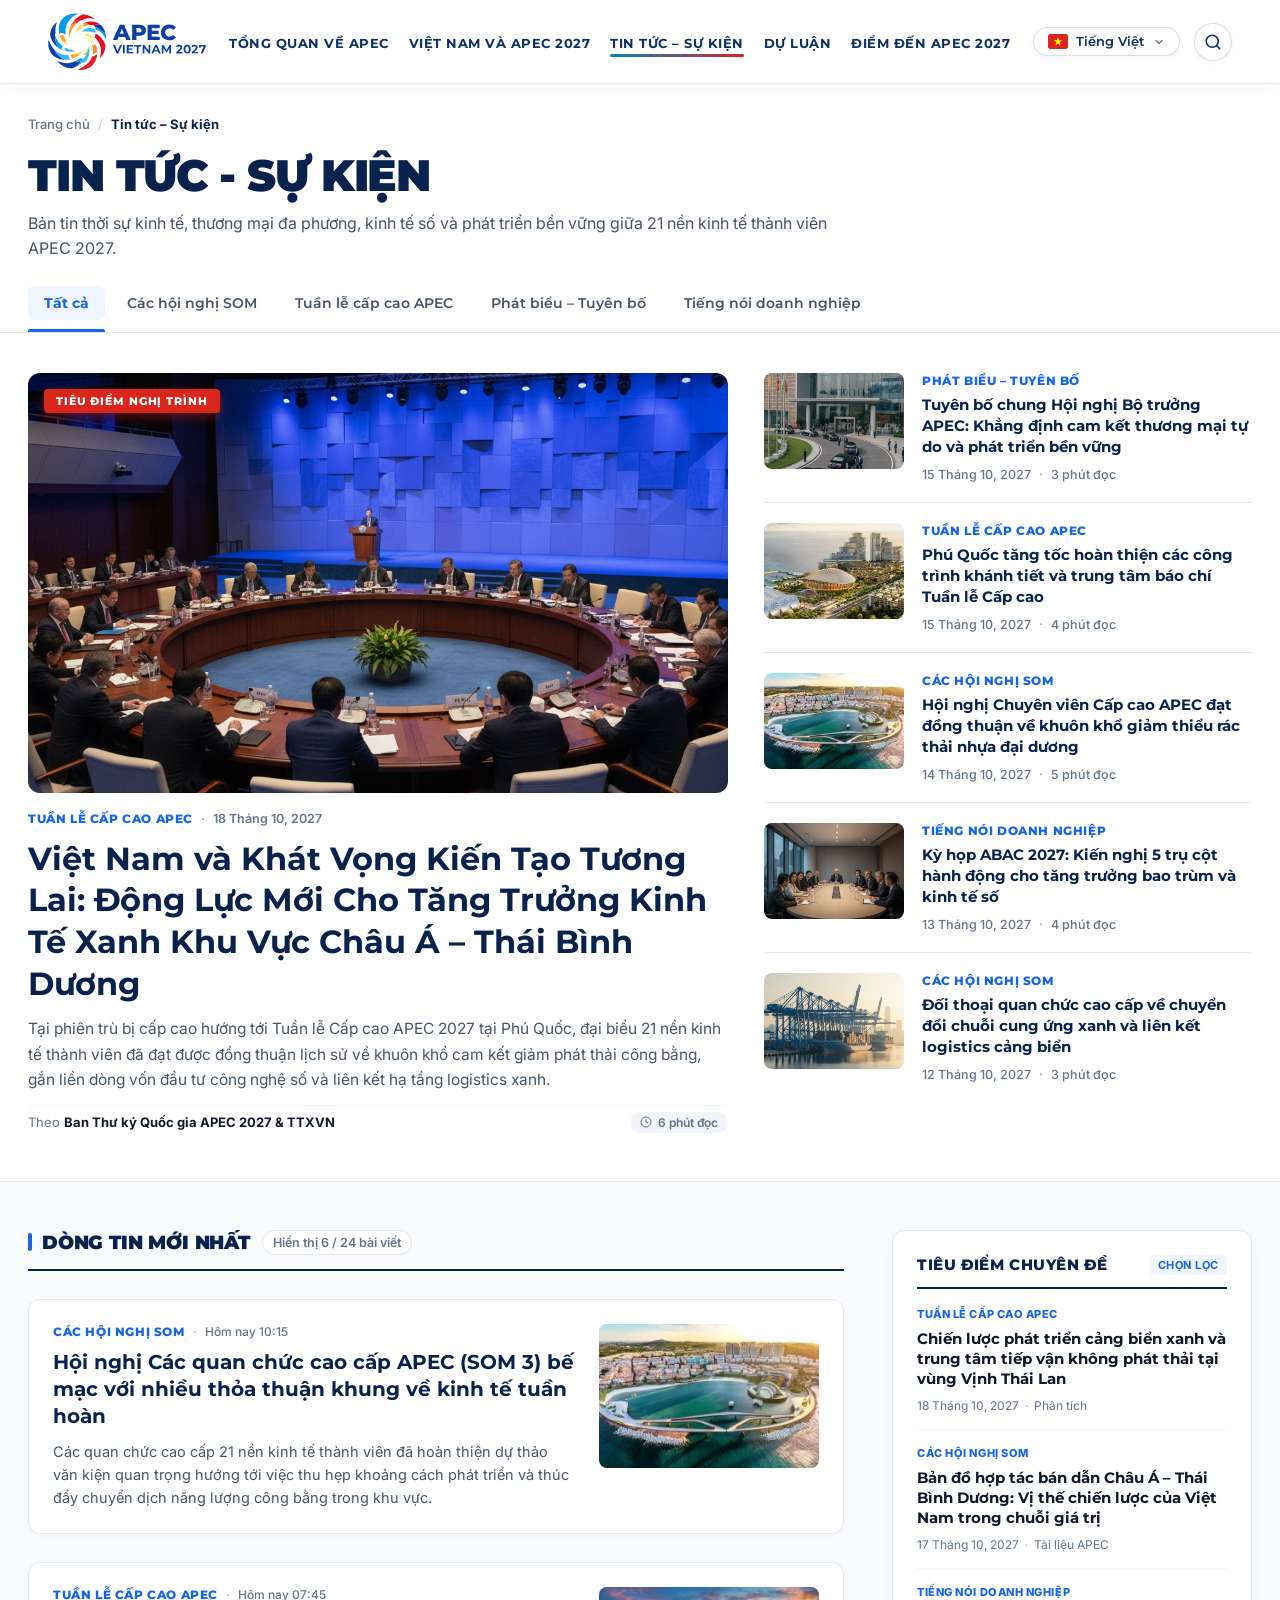
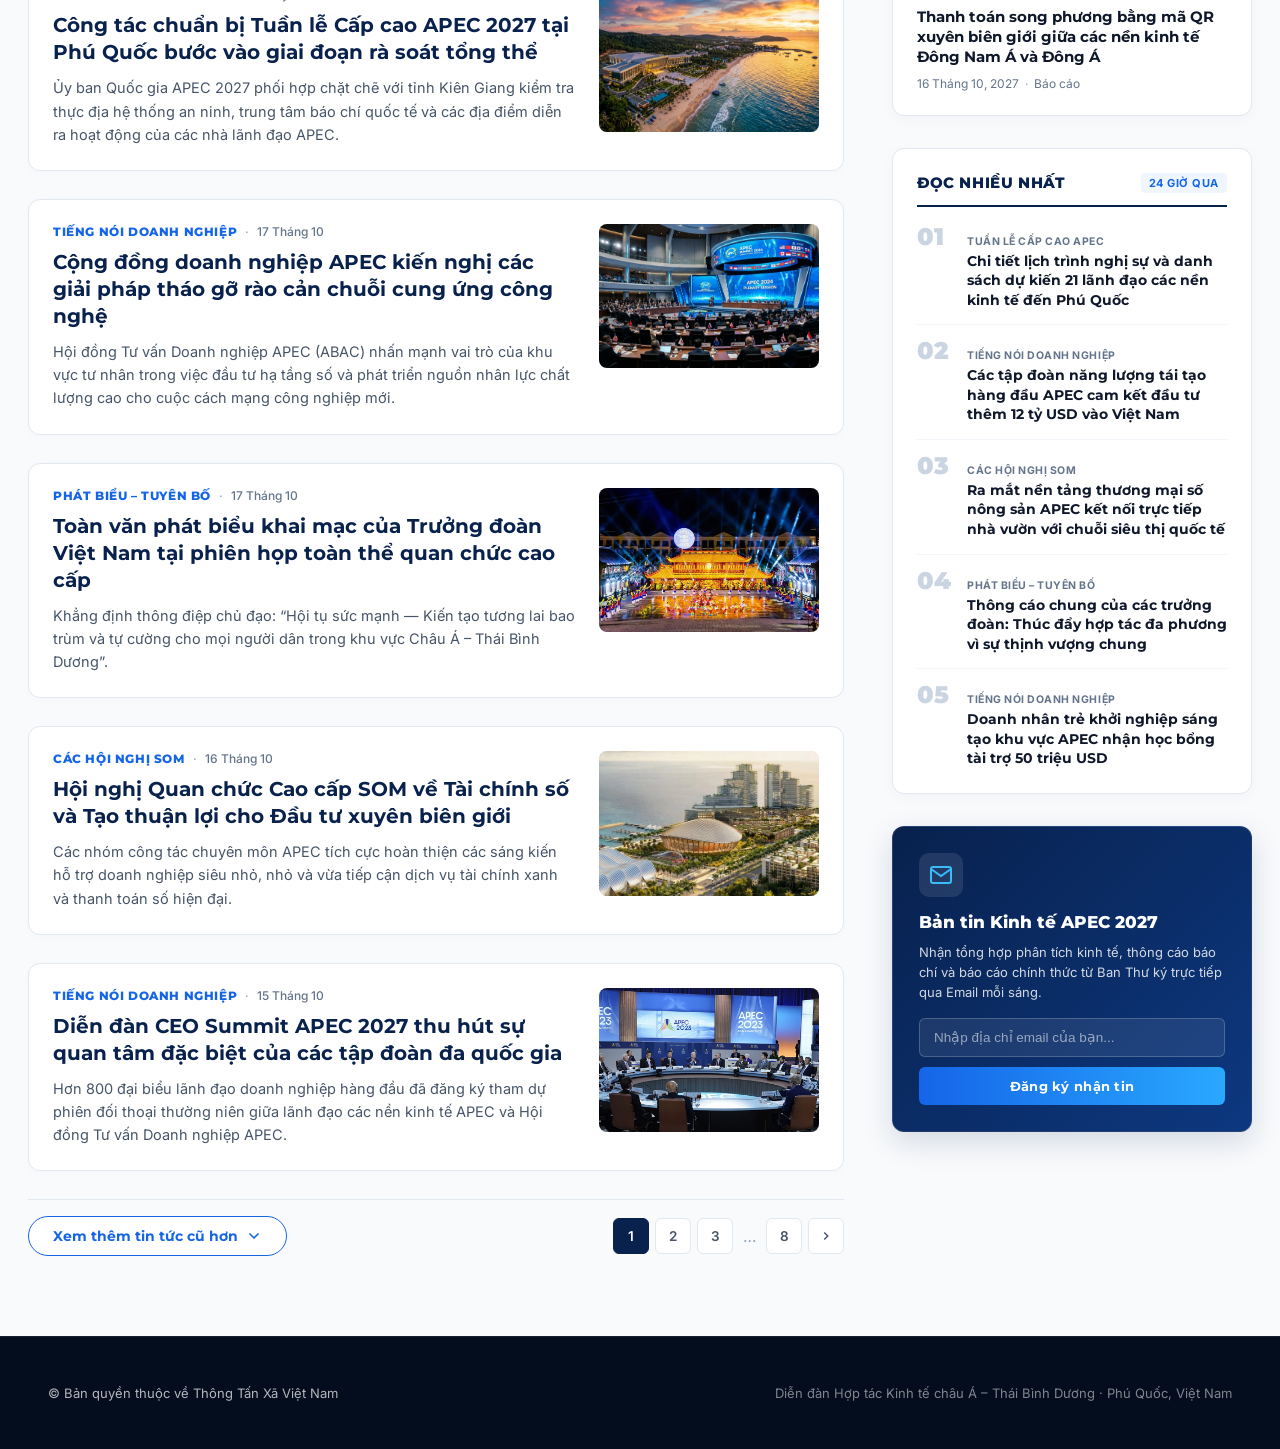
<file: category.html>
<!doctype html>
<html lang="vi">

<head>
  <meta charset="UTF-8" />
  <meta name="viewport" content="width=device-width, initial-scale=1.0, maximum-scale=5.0" />
  <meta http-equiv="X-UA-Compatible" content="IE=edge" />

  <title>Kinh tế & Doanh nghiệp APEC — APEC VIET NAM 2027 | Tin tức & Phân tích chuyên sâu</title>
  <meta name="description"
    content="Chuyên mục Kinh tế & Doanh nghiệp Năm APEC Việt Nam 2027. Theo dõi các phân tích chuyên sâu, dòng sự kiện kinh tế số, chuyển đổi xanh, thương mại đa phương và đầu tư giữa 21 nền kinh tế thành viên." />
  <meta name="keywords"
    content="Kinh tế APEC 2027, Doanh nghiệp APEC, ABAC, Thuong mai dau tu, Kinh te so, Phu Quoc 2027, Hoi nghi cap cao APEC" />

  <!-- Open Graph / Social -->
  <meta property="og:type" content="article" />
  <meta property="og:title" content="Kinh tế & Doanh nghiệp APEC 2027 — Phú Quốc" />
  <meta property="og:description"
    content="Toàn cảnh tin tức, nghị trình và phân tích kinh tế nổi bật trong khuôn khổ APEC Việt Nam 2027." />
  <meta property="og:image" content="assets/news/news-thumb-featured.png" />

  <!-- Google Fonts: Montserrat, Inter, Playfair Display -->
  <link rel="preconnect" href="https://fonts.googleapis.com" />
  <link rel="preconnect" href="https://fonts.gstatic.com" crossorigin />
  <link
    href="https://fonts.googleapis.com/css2?family=Inter:wght@400;500;600;700&family=Montserrat:wght@600;700;800;900&family=Playfair+Display:ital,wght@0,600;0,700;0,900;1,600;1,700&family=Poppins:wght@600;700;800&display=swap"
    rel="stylesheet" />

  <!-- Core Stylesheets & Category Layout -->
  <link rel="stylesheet" href="css/main.css" />
  <link rel="stylesheet" href="css/category.css" />

  <link rel="icon" type="image/svg+xml" href="assets/favicon.svg" />
</head>

<body class="category-page">
  <!-- Navigation Header (Inherited from APEC Summit 2027) -->
  <header class="main-header" role="banner">
    <div class="header-left">
      <a href="index.html" class="brand-logo-link" aria-label="APEC VIET NAM 2027 Trang chủ">
        <img src="assets/logo.svg" alt="APEC VIET NAM 2027 Logo" class="summit-logo-img" />
      </a>
    </div>

    <nav class="header-center" aria-label="Điều hướng chính">
      <ul class="nav-menu">
        <li>
          <a href="category.html" class="nav-link" data-i18n-vi="TỔNG QUAN VỀ APEC" data-i18n-en="ABOUT APEC">TỔNG
            QUAN VỀ APEC</a>
        </li>
        <li>
          <a href="category.html" class="nav-link" data-i18n-vi="VIỆT NAM VÀ APEC 2027"
            data-i18n-en="VIET NAM & APEC 2027">VIỆT NAM VÀ APEC 2027</a>
        </li>
        <li>
          <a href="category.html" class="nav-link active" data-i18n-vi="TIN TỨC – SỰ KIỆN"
            data-i18n-en="NEWS & EVENTS">TIN TỨC – SỰ KIỆN</a>
        </li>
        <li>
          <a href="category.html" class="nav-link" data-i18n-vi="DỰ LUẬN" data-i18n-en="PUBLIC OPINION">DỰ
            LUẬN</a>
        </li>
        <li>
          <a href="category.html" class="nav-link" data-i18n-vi="ĐIỂM ĐẾN APEC 2027"
            data-i18n-en="DESTINATION PHU QUOC">ĐIỂM ĐẾN APEC 2027</a>
        </li>
      </ul>
    </nav>

    <div class="header-actions">
      <!-- Language Dropdown -->
      <div class="lang-dropdown" id="header-lang-dropdown">
        <button class="lang-dropdown-btn" id="lang-dropdown-btn" type="button" aria-haspopup="listbox"
          aria-expanded="false" aria-label="Chọn ngôn ngữ / Select language">
          <span class="lang-flag-current" id="lang-flag-current">
            <svg width="20" height="15" viewBox="0 0 20 15" fill="none" xmlns="http://www.w3.org/2000/svg">
              <path
                d="M17.7778 0H2.22222C1.63285 0 1.06762 0.243131 0.650874 0.675907C0.234126 1.10868 0 1.69565 0 2.30769V12.6923C0 13.3043 0.234126 13.8913 0.650874 14.3241C1.06762 14.7569 1.63285 15 2.22222 15H17.7778C18.3671 15 18.9324 14.7569 19.3491 14.3241C19.7659 13.8913 20 13.3043 20 12.6923V2.30769C20 1.69565 19.7659 1.10868 19.3491 0.675907C18.9324 0.243131 18.3671 0 17.7778 0Z"
                fill="#DA251D" />
              <path
                d="M10.9735 6.36755L9.99957 3.25505L9.02568 6.36755H5.87457L8.42401 8.29044L7.45012 11.4029L9.99957 9.47947L12.549 11.4029L11.5751 8.29044L14.1246 6.36755H10.9735Z"
                fill="#FFFF00" />
            </svg>
          </span>
          <span class="lang-name-current" id="lang-name-current">Tiếng Việt</span>
          <svg class="lang-dropdown-arrow" width="12" height="12" viewBox="0 0 24 24" fill="none" stroke="currentColor"
            stroke-width="2.5" stroke-linecap="round" stroke-linejoin="round" aria-hidden="true">
            <polyline points="6 9 12 15 18 9"></polyline>
          </svg>
        </button>

        <ul class="lang-dropdown-menu" id="lang-dropdown-menu" role="listbox" aria-label="Danh sách ngôn ngữ">
          <li class="lang-dropdown-item active" data-lang="vi" role="option" aria-selected="true">
            <span class="lang-flag-box">
              <svg width="20" height="15" viewBox="0 0 20 15" fill="none" xmlns="http://www.w3.org/2000/svg">
                <path
                  d="M17.7778 0H2.22222C1.63285 0 1.06762 0.243131 0.650874 0.675907C0.234126 1.10868 0 1.69565 0 2.30769V12.6923C0 13.3043 0.234126 13.8913 0.650874 14.3241C1.06762 14.7569 1.63285 15 2.22222 15H17.7778C18.3671 15 18.9324 14.7569 19.3491 14.3241C19.7659 13.8913 20 13.3043 20 12.6923V2.30769C20 1.69565 19.7659 1.10868 19.3491 0.675907C18.9324 0.243131 18.3671 0 17.7778 0Z"
                  fill="#DA251D" />
                <path
                  d="M10.9735 6.36755L9.99957 3.25505L9.02568 6.36755H5.87457L8.42401 8.29044L7.45012 11.4029L9.99957 9.47947L12.549 11.4029L11.5751 8.29044L14.1246 6.36755H10.9735Z"
                  fill="#FFFF00" />
              </svg>
            </span>
            <span class="lang-item-label">Tiếng Việt</span>
            <svg class="lang-check-icon" width="14" height="14" viewBox="0 0 24 24" fill="none" stroke="currentColor"
              stroke-width="2.5" stroke-linecap="round" stroke-linejoin="round">
              <polyline points="20 6 9 17 4 12"></polyline>
            </svg>
          </li>
          <li class="lang-dropdown-item" data-lang="en" role="option" aria-selected="false">
            <span class="lang-flag-box">
              <svg class="lang-flag-icon" viewBox="0 0 640 480" width="20" height="15" aria-hidden="true">
                <path fill="#012169" d="M0 0h640v480H0z" />
                <path fill="#fff"
                  d="M75 0l244 181L562 0h78v62L400 240l240 178v62h-80L320 301 81 480H0v-60l239-180L0 64V0h75z" />
                <path fill="#c8102e"
                  d="M424 281l216 159v40L369 281h55zm-152-82L56 40V0L327 199h-55zM0 440l191-142h55L14 480H0v-40zm369-199l271-201V0L371 199h-2z" />
                <path fill="#fff" d="M255 0v480h130V0H255zM0 175v130h640V175H0z" />
                <path fill="#c8102e" d="M281 0v480h78V0h-78zM0 201v78h640v-78H0z" />
              </svg>
            </span>
            <span class="lang-item-label">English</span>
            <svg class="lang-check-icon" width="14" height="14" viewBox="0 0 24 24" fill="none" stroke="currentColor"
              stroke-width="2.5" stroke-linecap="round" stroke-linejoin="round">
              <polyline points="20 6 9 17 4 12"></polyline>
            </svg>
          </li>
        </ul>
      </div>

      <!-- Search Trigger Button -->
      <button class="header-search-btn" id="header-search-btn" type="button" aria-label="Tìm kiếm / Search"
        title="Tìm kiếm">
        <svg width="18" height="18" viewBox="0 0 24 24" fill="none" stroke="currentColor" stroke-width="2.2"
          stroke-linecap="round" stroke-linejoin="round">
          <circle cx="11" cy="11" r="8"></circle>
          <line x1="21" y1="21" x2="16.65" y2="16.65"></line>
        </svg>
      </button>

      <!-- Mobile Hamburger -->
      <button class="mobile-menu-toggle" id="mobile-menu-toggle" aria-label="Mở thực đơn">
        <svg width="24" height="24" viewBox="0 0 24 24" fill="none" stroke="currentColor" stroke-width="2.2"
          stroke-linecap="round">
          <line x1="3" y1="12" x2="21" y2="12"></line>
          <line x1="3" y1="6" x2="21" y2="6"></line>
          <line x1="3" y1="18" x2="21" y2="18"></line>
        </svg>
      </button>
    </div>
  </header>

  <!-- Mobile Nav Drawer -->
  <div class="mobile-nav-drawer" id="mobile-nav-drawer">
    <ul class="mobile-nav-list">
      <li>
        <a href="category.html" class="mobile-nav-link">TỔNG QUAN VỀ APEC</a>
      </li>
      <li>
        <a href="category.html" class="mobile-nav-link">VIỆT NAM VÀ APEC 2027</a>
      </li>
      <li>
        <a href="category.html" class="mobile-nav-link active">TIN TỨC – SỰ KIỆN</a>
      </li>
      <li>
        <a href="category.html" class="mobile-nav-link">DỰ LUẬN</a>
      </li>
      <li>
        <a href="category.html" class="mobile-nav-link">ĐIỂM ĐẾN APEC 2027</a>
      </li>
    </ul>
  </div>

  <main id="main-content">
    <!-- 1. CATEGORY HEADER & SUBCATEGORIES NAV (NYTimes Style) -->
    <section class="category-header-section" aria-label="Tiêu đề và danh mục chuyên mục">
      <div class="category-container">
        <!-- Breadcrumbs -->
        <nav class="category-breadcrumb" aria-label="Đường dẫn điều hướng">
          <a href="index.html">Trang chủ</a>
          <span class="breadcrumb-separator" aria-hidden="true">/</span>
          <span class="breadcrumb-current" aria-current="page">Tin tức – Sự kiện</span>
        </nav>

        <div class="category-title-wrap">
          <div>
            <h1 class="category-page-title">TIN TỨC - SỰ KIỆN</h1>
            <p class="category-tagline">
              Bản tin thời sự kinh tế, thương mại đa phương, kinh tế số và phát triển bền vững giữa 21 nền kinh tế thành
              viên APEC 2027.
            </p>
          </div>

        </div>

        <!-- Horizontal Sub-categories Bar -->
        <nav class="subcategories-nav-wrap" aria-label="Danh mục phụ chuyên sâu">
          <ul class="subcategories-list" id="subcategories-list">
            <li class="subcat-item">
              <a href="#" class="subcat-link active" data-subcat="all">Tất cả</a>
            </li>
            <li class="subcat-item">
              <a href="#" class="subcat-link" data-subcat="som">Các hội nghị SOM</a>
            </li>
            <li class="subcat-item">
              <a href="#" class="subcat-link" data-subcat="summit">Tuần lễ cấp cao APEC</a>
            </li>
            <li class="subcat-item">
              <a href="#" class="subcat-link" data-subcat="remarks">Phát biểu – Tuyên bố</a>
            </li>
            <li class="subcat-item">
              <a href="#" class="subcat-link" data-subcat="business">Tiếng nói doanh nghiệp</a>
            </li>
          </ul>
        </nav>
      </div>
    </section>

    <!-- 2. SECTION CATEGORY FEATURED NEWS GRID (NYTimes Lead & Secondary Layout) -->
    <section class="category-featured-section" aria-label="Tin bài tiêu điểm chuyên mục">
      <div class="category-container">
        <div class="category-featured-grid">

          <!-- Lead Story (Hero Article) -->
          <article class="lead-story-card">
            <a href="detail.html" class="lead-img-wrapper"
              aria-label="Xem chi tiết: Việt Nam sẵn sàng cho Năm APEC 2027">
              <img src="assets/news/news-thumb-featured.png" alt="APEC Việt Nam 2027 Phú Quốc" class="lead-img"
                loading="eager" />
              <span class="lead-badge">TIÊU ĐIỂM NGHỊ TRÌNH</span>
            </a>
            <div class="lead-story-content">
              <div class="lead-meta-top">
                <span class="article-kicker">TUẦN LỄ CẤP CAO APEC</span>
                <span class="article-dot">·</span>
                <time datetime="2027-10-18T08:30" class="article-time">18 Tháng 10, 2027</time>
              </div>
              <h2 class="lead-story-title">
                <a href="detail.html">
                  Việt Nam và Khát Vọng Kiến Tạo Tương Lai: Động Lực Mới Cho Tăng Trưởng Kinh Tế Xanh Khu Vực Châu Á –
                  Thái Bình Dương
                </a>
              </h2>
              <p class="lead-story-excerpt">
                Tại phiên trù bị cấp cao hướng tới Tuần lễ Cấp cao APEC 2027 tại Phú Quốc, đại biểu 21 nền kinh tế thành
                viên đã đạt được đồng thuận lịch sử về khuôn khổ cam kết giảm phát thải công bằng, gắn liền dòng vốn đầu
                tư công nghệ số và liên kết hạ tầng logistics xanh.
              </p>
              <div class="lead-byline">
                <span class="byline-author">Theo <strong>Ban Thư ký Quốc gia APEC 2027 &amp; TTXVN</strong></span>
                <span class="read-time-pill">
                  <svg width="12" height="12" viewBox="0 0 24 24" fill="none" stroke="currentColor" stroke-width="2">
                    <circle cx="12" cy="12" r="10"></circle>
                    <polyline points="12 6 12 12 16 14"></polyline>
                  </svg>
                  6 phút đọc
                </span>
              </div>
            </div>
          </article>

          <!-- Secondary Featured Stack (Right side) -->
          <div class="secondary-featured-stack">

            <article class="secondary-card">
              <a href="detail.html" class="secondary-thumb-link">
                <img src="assets/news/news-thumb-3.png" alt="Phát biểu - Tuyên bố APEC" class="secondary-thumb"
                  loading="lazy" />
              </a>
              <div class="secondary-content">
                <span class="article-kicker">PHÁT BIỂU – TUYÊN BỐ</span>
                <h3 class="secondary-title">
                  <a href="detail.html">
                    Tuyên bố chung Hội nghị Bộ trưởng APEC: Khẳng định cam kết thương mại tự do và phát triển bền vững
                  </a>
                </h3>
                <div class="secondary-meta">
                  <time datetime="2027-10-15">15 Tháng 10, 2027</time>
                  <span class="article-dot">·</span>
                  <span>3 phút đọc</span>
                </div>
              </div>
            </article>

            <article class="secondary-card">
              <a href="detail.html" class="secondary-thumb-link">
                <img src="assets/destination/destination-featured.png" alt="Tuần lễ cấp cao APEC tại Phú Quốc"
                  class="secondary-thumb" loading="lazy" />
              </a>
              <div class="secondary-content">
                <span class="article-kicker">TUẦN LỄ CẤP CAO APEC</span>
                <h3 class="secondary-title">
                  <a href="detail.html">
                    Phú Quốc tăng tốc hoàn thiện các công trình khánh tiết và trung tâm báo chí Tuần lễ Cấp cao
                  </a>
                </h3>
                <div class="secondary-meta">
                  <time datetime="2027-10-15">15 Tháng 10, 2027</time>
                  <span class="article-dot">·</span>
                  <span>4 phút đọc</span>
                </div>
              </div>
            </article>

            <article class="secondary-card">
              <a href="detail.html" class="secondary-thumb-link">
                <img src="assets/destination/destination-cauhon.png" alt="Hội nghị Chuyên viên Cấp cao SOM APEC"
                  class="secondary-thumb" loading="lazy" />
              </a>
              <div class="secondary-content">
                <span class="article-kicker">CÁC HỘI NGHỊ SOM</span>
                <h3 class="secondary-title">
                  <a href="detail.html">
                    Hội nghị Chuyên viên Cấp cao APEC đạt đồng thuận về khuôn khổ giảm thiểu rác thải nhựa đại dương
                  </a>
                </h3>
                <div class="secondary-meta">
                  <time datetime="2027-10-14">14 Tháng 10, 2027</time>
                  <span class="article-dot">·</span>
                  <span>5 phút đọc</span>
                </div>
              </div>
            </article>

            <article class="secondary-card">
              <a href="detail.html" class="secondary-thumb-link">
                <img src="assets/news/news-thumb-2.png" alt="Kỳ họp Hội đồng Tư vấn Doanh nghiệp ABAC 2027"
                  class="secondary-thumb" loading="lazy" />
              </a>
              <div class="secondary-content">
                <span class="article-kicker">TIẾNG NÓI DOANH NGHIỆP</span>
                <h3 class="secondary-title">
                  <a href="detail.html">
                    Kỳ họp ABAC 2027: Kiến nghị 5 trụ cột hành động cho tăng trưởng bao trùm và kinh tế số
                  </a>
                </h3>
                <div class="secondary-meta">
                  <time datetime="2027-10-13">13 Tháng 10, 2027</time>
                  <span class="article-dot">·</span>
                  <span>4 phút đọc</span>
                </div>
              </div>
            </article>

            <article class="secondary-card">
              <a href="detail.html" class="secondary-thumb-link">
                <img src="assets/news/news-thumb-1.png" alt="Hội nghị các quan chức cấp cao APEC SOM"
                  class="secondary-thumb" loading="lazy" />
              </a>
              <div class="secondary-content">
                <span class="article-kicker">CÁC HỘI NGHỊ SOM</span>
                <h3 class="secondary-title">
                  <a href="detail.html">
                    Đối thoại quan chức cao cấp về chuyển đổi chuỗi cung ứng xanh và liên kết logistics cảng biển
                  </a>
                </h3>
                <div class="secondary-meta">
                  <time datetime="2027-10-12">12 Tháng 10, 2027</time>
                  <span class="article-dot">·</span>
                  <span>3 phút đọc</span>
                </div>
              </div>
            </article>

          </div>
        </div>
      </div>
    </section>

    <!-- 3. SECTION CATEGORY BODY (Two Column: Left News Stream + Right Sidebar) -->
    <section class="category-body-section" aria-label="Dòng tin tức và chuyên đề liên quan">
      <div class="category-container">
        <div class="category-two-columns">

          <!-- LEFT COLUMN: Recent News Stream -->
          <div class="stream-column">
            <div class="stream-header-bar">
              <div class="stream-title-group">
                <h2 class="stream-main-title">DÒNG TIN MỚI NHẤT</h2>
                <span class="stream-count-badge" id="stream-count-badge">Hiển thị 6 / 24 bài viết</span>
              </div>
            </div>

            <!-- News Stream Articles List -->
            <div class="news-stream-list" id="news-stream-list">

              <!-- Stream Item 1 -->
              <article class="stream-article-item" data-category="som">
                <div class="stream-item-main">
                  <div class="stream-meta">
                    <span class="article-kicker">CÁC HỘI NGHỊ SOM</span>
                    <span class="article-dot">·</span>
                    <time datetime="2027-10-18T10:15">Hôm nay 10:15</time>
                  </div>
                  <h3 class="stream-item-title">
                    <a href="detail.html">
                      Hội nghị Các quan chức cao cấp APEC (SOM 3) bế mạc với nhiều thỏa thuận khung về kinh tế tuần hoàn
                    </a>
                  </h3>
                  <p class="stream-item-excerpt">
                    Các quan chức cao cấp 21 nền kinh tế thành viên đã hoàn thiện dự thảo văn kiện quan trọng hướng tới
                    việc thu hẹp khoảng cách phát triển và thúc đẩy chuyển dịch năng lượng công bằng trong khu vực.
                  </p>
                </div>
                <div class="stream-item-thumb">
                  <a href="detail.html" tabindex="-1" aria-hidden="true">
                    <img src="assets/destination/destination-cauhon.png" alt="Hội nghị SOM APEC" loading="lazy" />
                  </a>
                </div>
              </article>

              <!-- Stream Item 2 -->
              <article class="stream-article-item" data-category="summit">
                <div class="stream-item-main">
                  <div class="stream-meta">
                    <span class="article-kicker">TUẦN LỄ CẤP CAO APEC</span>
                    <span class="article-dot">·</span>
                    <time datetime="2027-10-18T07:45">Hôm nay 07:45</time>
                  </div>
                  <h3 class="stream-item-title">
                    <a href="detail.html">
                      Công tác chuẩn bị Tuần lễ Cấp cao APEC 2027 tại Phú Quốc bước vào giai đoạn rà soát tổng thể
                    </a>
                  </h3>
                  <p class="stream-item-excerpt">
                    Ủy ban Quốc gia APEC 2027 phối hợp chặt chẽ với tỉnh Kiên Giang kiểm tra thực địa hệ thống an ninh,
                    trung tâm báo chí quốc tế và các địa điểm diễn ra hoạt động của các nhà lãnh đạo APEC.
                  </p>
                </div>
                <div class="stream-item-thumb">
                  <a href="detail.html" tabindex="-1" aria-hidden="true">
                    <img src="assets/multimedia/media-photo.jpg" alt="Tuần lễ cấp cao APEC" loading="lazy" />
                  </a>
                </div>
              </article>

              <!-- Stream Item 3 -->
              <article class="stream-article-item" data-category="business">
                <div class="stream-item-main">
                  <div class="stream-meta">
                    <span class="article-kicker">TIẾNG NÓI DOANH NGHIỆP</span>
                    <span class="article-dot">·</span>
                    <time datetime="2027-10-17T16:20">17 Tháng 10</time>
                  </div>
                  <h3 class="stream-item-title">
                    <a href="detail.html">
                      Cộng đồng doanh nghiệp APEC kiến nghị các giải pháp tháo gỡ rào cản chuỗi cung ứng công nghệ
                    </a>
                  </h3>
                  <p class="stream-item-excerpt">
                    Hội đồng Tư vấn Doanh nghiệp APEC (ABAC) nhấn mạnh vai trò của khu vực tư nhân trong việc đầu tư hạ
                    tầng số và phát triển nguồn nhân lực chất lượng cao cho cuộc cách mạng công nghiệp mới.
                  </p>
                </div>
                <div class="stream-item-thumb">
                  <a href="detail.html" tabindex="-1" aria-hidden="true">
                    <img src="assets/multimedia/media-video.jpg" alt="Tiếng nói doanh nghiệp APEC" loading="lazy" />
                  </a>
                </div>
              </article>

              <!-- Stream Item 4 -->
              <article class="stream-article-item" data-category="remarks">
                <div class="stream-item-main">
                  <div class="stream-meta">
                    <span class="article-kicker">PHÁT BIỂU – TUYÊN BỐ</span>
                    <span class="article-dot">·</span>
                    <time datetime="2027-10-17T11:00">17 Tháng 10</time>
                  </div>
                  <h3 class="stream-item-title">
                    <a href="detail.html">
                      Toàn văn phát biểu khai mạc của Trưởng đoàn Việt Nam tại phiên họp toàn thể quan chức cao cấp
                    </a>
                  </h3>
                  <p class="stream-item-excerpt">
                    Khẳng định thông điệp chủ đạo: “Hội tụ sức mạnh — Kiến tạo tương lai bao trùm và tự cường cho mọi
                    người dân trong khu vực Châu Á – Thái Bình Dương”.
                  </p>
                </div>
                <div class="stream-item-thumb">
                  <a href="detail.html" tabindex="-1" aria-hidden="true">
                    <img src="assets/destination/destination-culture.png" alt="Phát biểu tuyên bố" loading="lazy" />
                  </a>
                </div>
              </article>

              <!-- Stream Item 5 -->
              <article class="stream-article-item" data-category="som">
                <div class="stream-item-main">
                  <div class="stream-meta">
                    <span class="article-kicker">CÁC HỘI NGHỊ SOM</span>
                    <span class="article-dot">·</span>
                    <time datetime="2027-10-16T14:30">16 Tháng 10</time>
                  </div>
                  <h3 class="stream-item-title">
                    <a href="detail.html">
                      Hội nghị Quan chức Cao cấp SOM về Tài chính số và Tạo thuận lợi cho Đầu tư xuyên biên giới
                    </a>
                  </h3>
                  <p class="stream-item-excerpt">
                    Các nhóm công tác chuyên môn APEC tích cực hoàn thiện các sáng kiến hỗ trợ doanh nghiệp siêu nhỏ,
                    nhỏ và vừa tiếp cận dịch vụ tài chính xanh và thanh toán số hiện đại.
                  </p>
                </div>
                <div class="stream-item-thumb">
                  <a href="detail.html" tabindex="-1" aria-hidden="true">
                    <img src="assets/destination/destination-featured.png" alt="Hội nghị SOM" loading="lazy" />
                  </a>
                </div>
              </article>

              <!-- Stream Item 6 -->
              <article class="stream-article-item" data-category="business">
                <div class="stream-item-main">
                  <div class="stream-meta">
                    <span class="article-kicker">TIẾNG NÓI DOANH NGHIỆP</span>
                    <span class="article-dot">·</span>
                    <time datetime="2027-10-15T09:15">15 Tháng 10</time>
                  </div>
                  <h3 class="stream-item-title">
                    <a href="detail.html">
                      Diễn đàn CEO Summit APEC 2027 thu hút sự quan tâm đặc biệt của các tập đoàn đa quốc gia
                    </a>
                  </h3>
                  <p class="stream-item-excerpt">
                    Hơn 800 đại biểu lãnh đạo doanh nghiệp hàng đầu đã đăng ký tham dự phiên đối thoại thường niên giữa
                    lãnh đạo các nền kinh tế APEC và Hội đồng Tư vấn Doanh nghiệp APEC.
                  </p>
                </div>
                <div class="stream-item-thumb">
                  <a href="detail.html" tabindex="-1" aria-hidden="true">
                    <img src="assets/multimedia/media-infographic.png" alt="Doanh nghiệp APEC" loading="lazy" />
                  </a>
                </div>
              </article>

            </div>

            <!-- Load More & Pagination Bar -->
            <div class="stream-pagination-wrap">
              <button type="button" class="stream-load-more-btn" id="stream-load-more-btn">
                <span class="btn-text">Xem thêm tin tức cũ hơn</span>
                <svg class="btn-icon" width="16" height="16" viewBox="0 0 24 24" fill="none" stroke="currentColor"
                  stroke-width="2.5" stroke-linecap="round" stroke-linejoin="round">
                  <polyline points="6 9 12 15 18 9"></polyline>
                </svg>
              </button>

              <div class="stream-pagination-pages">
                <span class="page-number current">1</span>
                <a href="#page-2" class="page-number">2</a>
                <a href="#page-3" class="page-number">3</a>
                <span class="page-ellipsis">…</span>
                <a href="#page-8" class="page-number">8</a>
                <a href="#page-2" class="page-arrow" aria-label="Trang tiếp theo">
                  <svg width="14" height="14" viewBox="0 0 24 24" fill="none" stroke="currentColor" stroke-width="2.5">
                    <polyline points="9 18 15 12 9 6"></polyline>
                  </svg>
                </a>
              </div>
            </div>
          </div>

          <!-- RIGHT COLUMN: Related Category News & Sidebar Widgets (NYTimes Style) -->
          <aside class="category-sidebar" aria-label="Tin bài liên quan và chuyên đề nổi bật">

            <!-- Sidebar Widget 1: Tiêu điểm chuyên đề liên quan -->
            <div class="sidebar-widget">
              <div class="widget-header">
                <h3 class="widget-title">TIÊU ĐIỂM CHUYÊN ĐỀ</h3>
                <span class="widget-tag">CHỌN LỌC</span>
              </div>
              <div class="related-spotlight-list">

                <article class="spotlight-item">
                  <span class="spotlight-cat-tag">TUẦN LỄ CẤP CAO APEC</span>
                  <h4 class="spotlight-title">
                    <a href="detail.html">
                      Chiến lược phát triển cảng biển xanh và trung tâm tiếp vận không phát thải tại vùng Vịnh Thái Lan
                    </a>
                  </h4>
                  <div class="spotlight-meta">
                    <span>18 Tháng 10, 2027</span>
                    <span class="article-dot">·</span>
                    <span>Phân tích</span>
                  </div>
                </article>

                <article class="spotlight-item">
                  <span class="spotlight-cat-tag">CÁC HỘI NGHỊ SOM</span>
                  <h4 class="spotlight-title">
                    <a href="detail.html">
                      Bản đồ hợp tác bán dẫn Châu Á – Thái Bình Dương: Vị thế chiến lược của Việt Nam trong chuỗi giá
                      trị
                    </a>
                  </h4>
                  <div class="spotlight-meta">
                    <span>17 Tháng 10, 2027</span>
                    <span class="article-dot">·</span>
                    <span>Tài liệu APEC</span>
                  </div>
                </article>

                <article class="spotlight-item">
                  <span class="spotlight-cat-tag">TIẾNG NÓI DOANH NGHIỆP</span>
                  <h4 class="spotlight-title">
                    <a href="detail.html">
                      Thanh toán song phương bằng mã QR xuyên biên giới giữa các nền kinh tế Đông Nam Á và Đông Á
                    </a>
                  </h4>
                  <div class="spotlight-meta">
                    <span>16 Tháng 10, 2027</span>
                    <span class="article-dot">·</span>
                    <span>Báo cáo</span>
                  </div>
                </article>

              </div>
            </div>

            <!-- Sidebar Widget 2: Đọc nhiều nhất trong chuyên mục (Trending Ranked 01-05) -->
            <div class="sidebar-widget">
              <div class="widget-header">
                <h3 class="widget-title">ĐỌC NHIỀU NHẤT</h3>
                <span class="widget-tag">24 GIỜ QUA</span>
              </div>
              <ol class="trending-ranked-list">

                <li class="ranked-item">
                  <span class="rank-number">01</span>
                  <div class="rank-body">
                    <span class="rank-cat">TUẦN LỄ CẤP CAO APEC</span>
                    <h4 class="rank-title">
                      <a href="detail.html">
                        Chi tiết lịch trình nghị sự và danh sách dự kiến 21 lãnh đạo các nền kinh tế đến Phú Quốc
                      </a>
                    </h4>
                  </div>
                </li>

                <li class="ranked-item">
                  <span class="rank-number">02</span>
                  <div class="rank-body">
                    <span class="rank-cat">TIẾNG NÓI DOANH NGHIỆP</span>
                    <h4 class="rank-title">
                      <a href="detail.html">
                        Các tập đoàn năng lượng tái tạo hàng đầu APEC cam kết đầu tư thêm 12 tỷ USD vào Việt Nam
                      </a>
                    </h4>
                  </div>
                </li>

                <li class="ranked-item">
                  <span class="rank-number">03</span>
                  <div class="rank-body">
                    <span class="rank-cat">CÁC HỘI NGHỊ SOM</span>
                    <h4 class="rank-title">
                      <a href="detail.html">
                        Ra mắt nền tảng thương mại số nông sản APEC kết nối trực tiếp nhà vườn với chuỗi siêu thị quốc
                        tế
                      </a>
                    </h4>
                  </div>
                </li>

                <li class="ranked-item">
                  <span class="rank-number">04</span>
                  <div class="rank-body">
                    <span class="rank-cat">PHÁT BIỂU – TUYÊN BỐ</span>
                    <h4 class="rank-title">
                      <a href="detail.html">
                        Thông cáo chung của các trưởng đoàn: Thúc đẩy hợp tác đa phương vì sự thịnh vượng chung
                      </a>
                    </h4>
                  </div>
                </li>

                <li class="ranked-item">
                  <span class="rank-number">05</span>
                  <div class="rank-body">
                    <span class="rank-cat">TIẾNG NÓI DOANH NGHIỆP</span>
                    <h4 class="rank-title">
                      <a href="detail.html">
                        Doanh nhân trẻ khởi nghiệp sáng tạo khu vực APEC nhận học bổng tài trợ 50 triệu USD
                      </a>
                    </h4>
                  </div>
                </li>

              </ol>
            </div>

            <!-- Sidebar Widget 3: Góc nhìn chuyên gia & Ý kiến (Opinion Widget) -->
            <!-- <div class="sidebar-widget">
              <div class="widget-header">
                <h3 class="widget-title">GÓC NHÌN &amp; PHÂN TÍCH</h3>
                <span class="widget-tag">CHUYÊN GIA</span>
              </div>
              <div class="opinion-widget-body">

                <article class="opinion-snippet-card">
                  <div class="opinion-author-row">
                    <img src="assets/opinion/opinion-1.png" alt="Chuyên gia kinh tế trưởng"
                      class="opinion-author-avatar" loading="lazy" />
                    <div>
                      <span class="opinion-author-name">TS. Trần Đình Thiên</span>
                      <span class="opinion-author-role">Nguyên Viện trưởng Viện Kinh tế VN</span>
                    </div>
                  </div>
                  <blockquote class="opinion-quote">
                    “APEC 2027 tại Phú Quốc là cơ hội vàng để Việt Nam không chỉ khẳng định vai trò cầu nối, mà còn định
                    hình chuẩn mực phát triển kinh tế xanh mới cho toàn khu vực.”
                  </blockquote>
                </article>

                <article class="opinion-snippet-card" style="margin-top: 18px;">
                  <div class="opinion-author-row">
                    <img src="assets/opinion/opinion-2.png" alt="Đại diện Doanh nghiệp" class="opinion-author-avatar"
                      loading="lazy" />
                    <div>
                      <span class="opinion-author-name">Bà Rebecca Fatima Sta Maria</span>
                      <span class="opinion-author-role">Giám đốc Điều hành Ban Thư ký APEC</span>
                    </div>
                  </div>
                  <blockquote class="opinion-quote">
                    “Sự chuẩn bị chuyên nghiệp và bài bản của Việt Nam tạo dựng niềm tin vững chắc cho một kỳ Hội nghị
                    Thượng đỉnh thành công rực rỡ.”
                  </blockquote>
                </article>

              </div>
            </div> -->

            <!-- Sidebar Widget 4: Đăng ký nhận Bản tin & Báo cáo APEC -->
            <div class="newsletter-widget">
              <div class="newsletter-icon">
                <svg width="24" height="24" viewBox="0 0 24 24" fill="none" stroke="currentColor" stroke-width="2">
                  <path d="M4 4h16c1.1 0 2 .9 2 2v12c0 1.1-.9 2-2 2H4c-1.1 0-2-.9-2-2V6c0-1.1.9-2 2-2z"></path>
                  <polyline points="22,6 12,13 2,6"></polyline>
                </svg>
              </div>
              <h4 class="newsletter-title">Bản tin Kinh tế APEC 2027</h4>
              <p class="newsletter-desc">
                Nhận tổng hợp phân tích kinh tế, thông cáo báo chí và báo cáo chính thức từ Ban Thư ký trực tiếp qua
                Email mỗi sáng.
              </p>
              <form class="newsletter-form" id="newsletter-form"
                onsubmit="event.preventDefault(); alert('Cảm ơn bạn đã đăng ký nhận Bản tin Kinh tế APEC 2027!');">
                <input type="email" class="newsletter-input" placeholder="Nhập địa chỉ email của bạn..." required />
                <button type="submit" class="newsletter-submit-btn">Đăng ký nhận tin</button>
              </form>
            </div>

          </aside>

        </div>
      </div>
    </section>
  </main>

  <!-- Semantic Footer (Inherited from APEC Summit 2027) -->
  <footer class="main-footer">
    <div class="footer-content">
      <p>&copy; Bản quyền thuộc về Thông Tấn Xã Việt Nam</p>
      <p style="opacity: 0.7">
        Diễn đàn Hợp tác Kinh tế châu Á – Thái Bình Dương · Phú Quốc, Việt Nam
      </p>
    </div>
  </footer>

  <!-- Global Header Search Modal Overlay -->
  <div class="header-search-modal" id="header-search-modal" aria-hidden="true" role="dialog" aria-modal="true"
    aria-label="Tìm kiếm">
    <div class="search-modal-backdrop" id="search-modal-backdrop"></div>
    <div class="search-modal-card">
      <div class="search-input-header">
        <svg class="search-input-icon" width="20" height="20" viewBox="0 0 24 24" fill="none" stroke="currentColor"
          stroke-width="2.2" stroke-linecap="round" stroke-linejoin="round">
          <circle cx="11" cy="11" r="8"></circle>
          <line x1="21" y1="21" x2="16.65" y2="16.65"></line>
        </svg>
        <input type="text" id="header-search-input" class="header-search-input"
          placeholder="Tìm kiếm tin tức, sự kiện, chủ đề APEC 2027..." autocomplete="off" />
        <button type="button" class="search-clear-btn" id="search-clear-btn" aria-label="Xóa nội dung tìm kiếm"
          style="display: none;">
          <svg width="16" height="16" viewBox="0 0 24 24" fill="none" stroke="currentColor" stroke-width="2.5"
            stroke-linecap="round" stroke-linejoin="round">
            <line x1="18" y1="6" x2="6" y2="18"></line>
            <line x1="6" y1="6" x2="18" y2="18"></line>
          </svg>
        </button>
        <button type="button" class="search-close-btn" id="search-close-btn" aria-label="Đóng tìm kiếm (Esc)">
          <span>ESC</span>
          <svg width="18" height="18" viewBox="0 0 24 24" fill="none" stroke="currentColor" stroke-width="2.2"
            stroke-linecap="round" stroke-linejoin="round">
            <line x1="18" y1="6" x2="6" y2="18"></line>
            <line x1="6" y1="6" x2="18" y2="18"></line>
          </svg>
        </button>
      </div>

      <div class="search-quick-tags-wrap">
        <span class="search-quick-label">Gợi ý phổ biến:</span>
        <div class="search-quick-tags">
          <button type="button" class="search-tag-chip" data-keyword="Phú Quốc">#Phú Quốc</button>
          <button type="button" class="search-tag-chip" data-keyword="ABAC 2027">#ABAC 2027</button>
          <button type="button" class="search-tag-chip" data-keyword="Kinh tế xanh">#Kinh tế xanh</button>
          <button type="button" class="search-tag-chip" data-keyword="Kinh tế số">#Kinh tế số</button>
          <button type="button" class="search-tag-chip" data-keyword="Thương mại">#Thương mại</button>
        </div>
      </div>

      <div class="search-results-box" id="search-results-box">
        <div class="search-empty-hint" id="search-empty-hint">
          <svg width="32" height="32" viewBox="0 0 24 24" fill="none" stroke="currentColor" stroke-width="1.6"
            stroke-linecap="round" stroke-linejoin="round">
            <circle cx="11" cy="11" r="8"></circle>
            <line x1="21" y1="21" x2="16.65" y2="16.65"></line>
          </svg>
          <p>Nhập từ khóa để tìm kiếm các bài viết kinh tế, sự kiện và tài liệu chính thức APEC 2027</p>
        </div>
        <ul class="search-results-list" id="search-results-list" style="display: none;"></ul>
      </div>
    </div>
  </div>

  <!-- Scripts -->
  <script src="js/category.js"></script>
</body>

</html>
</file>
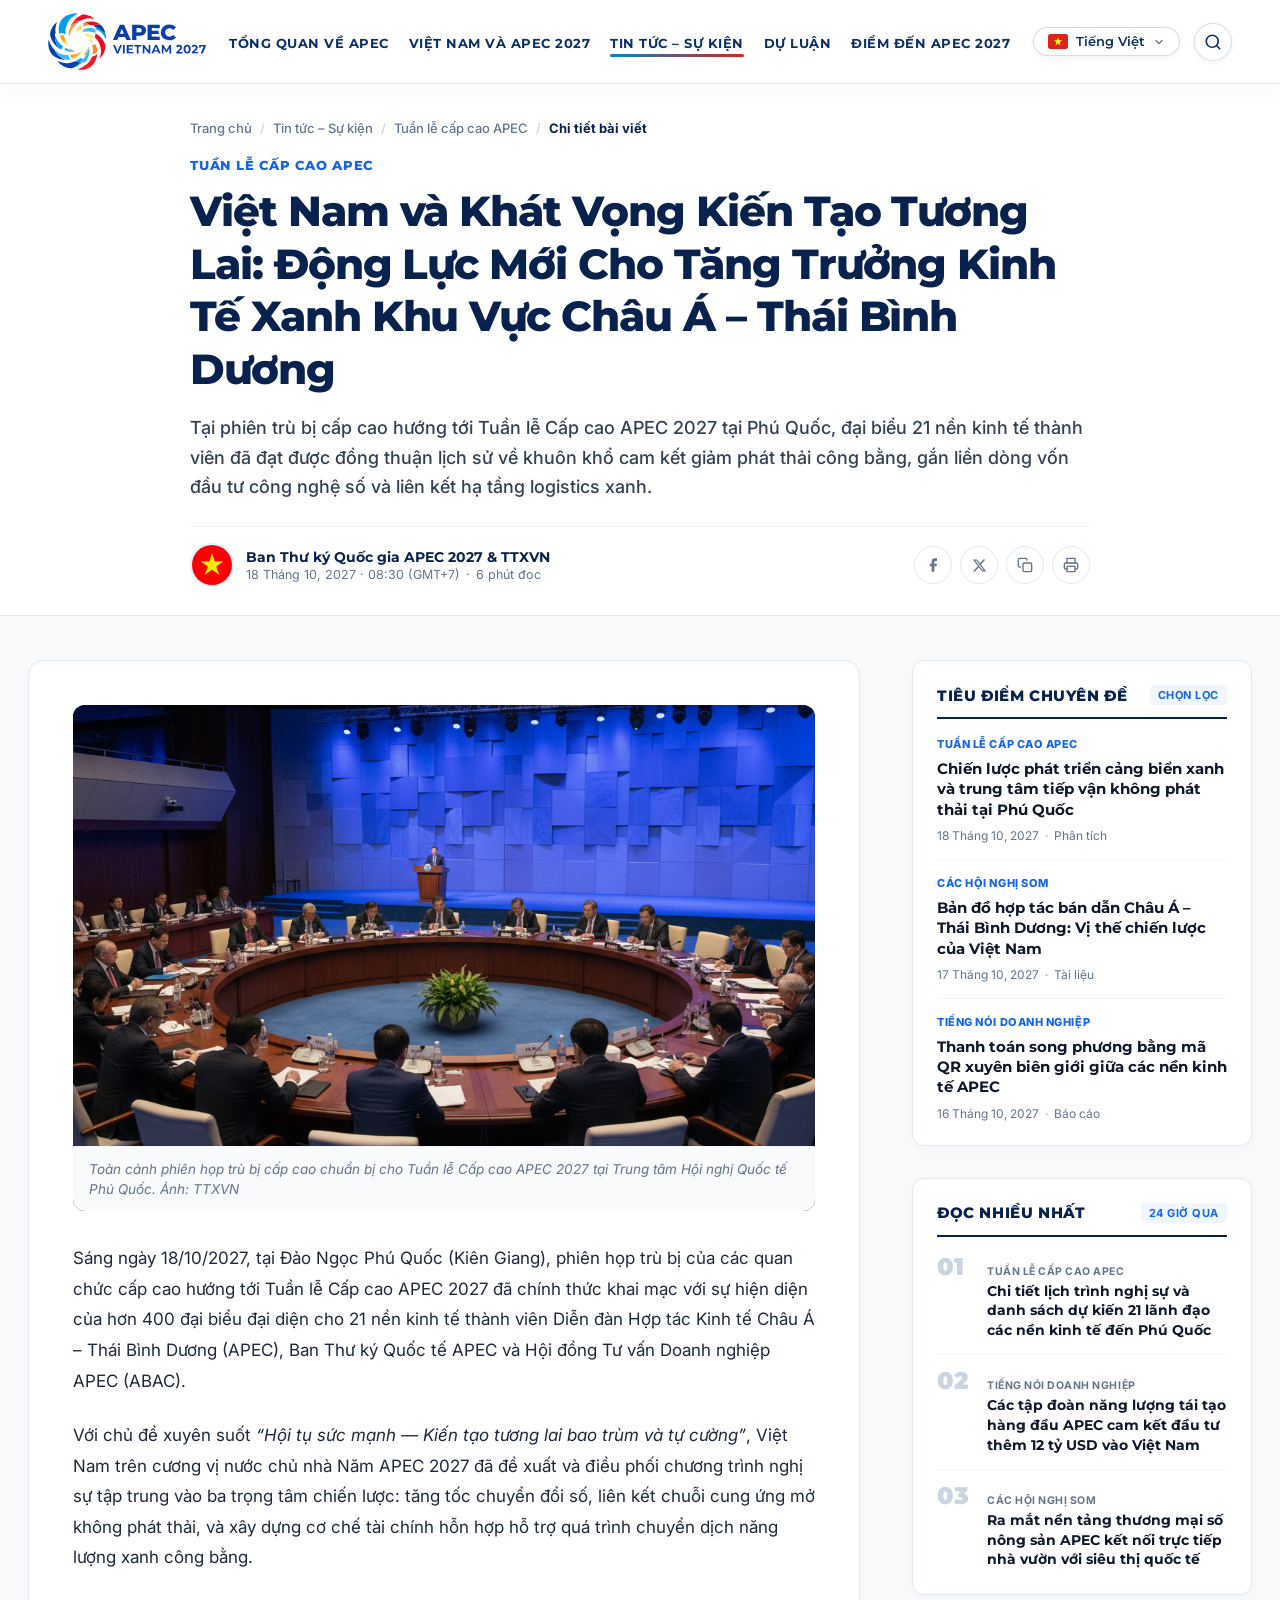
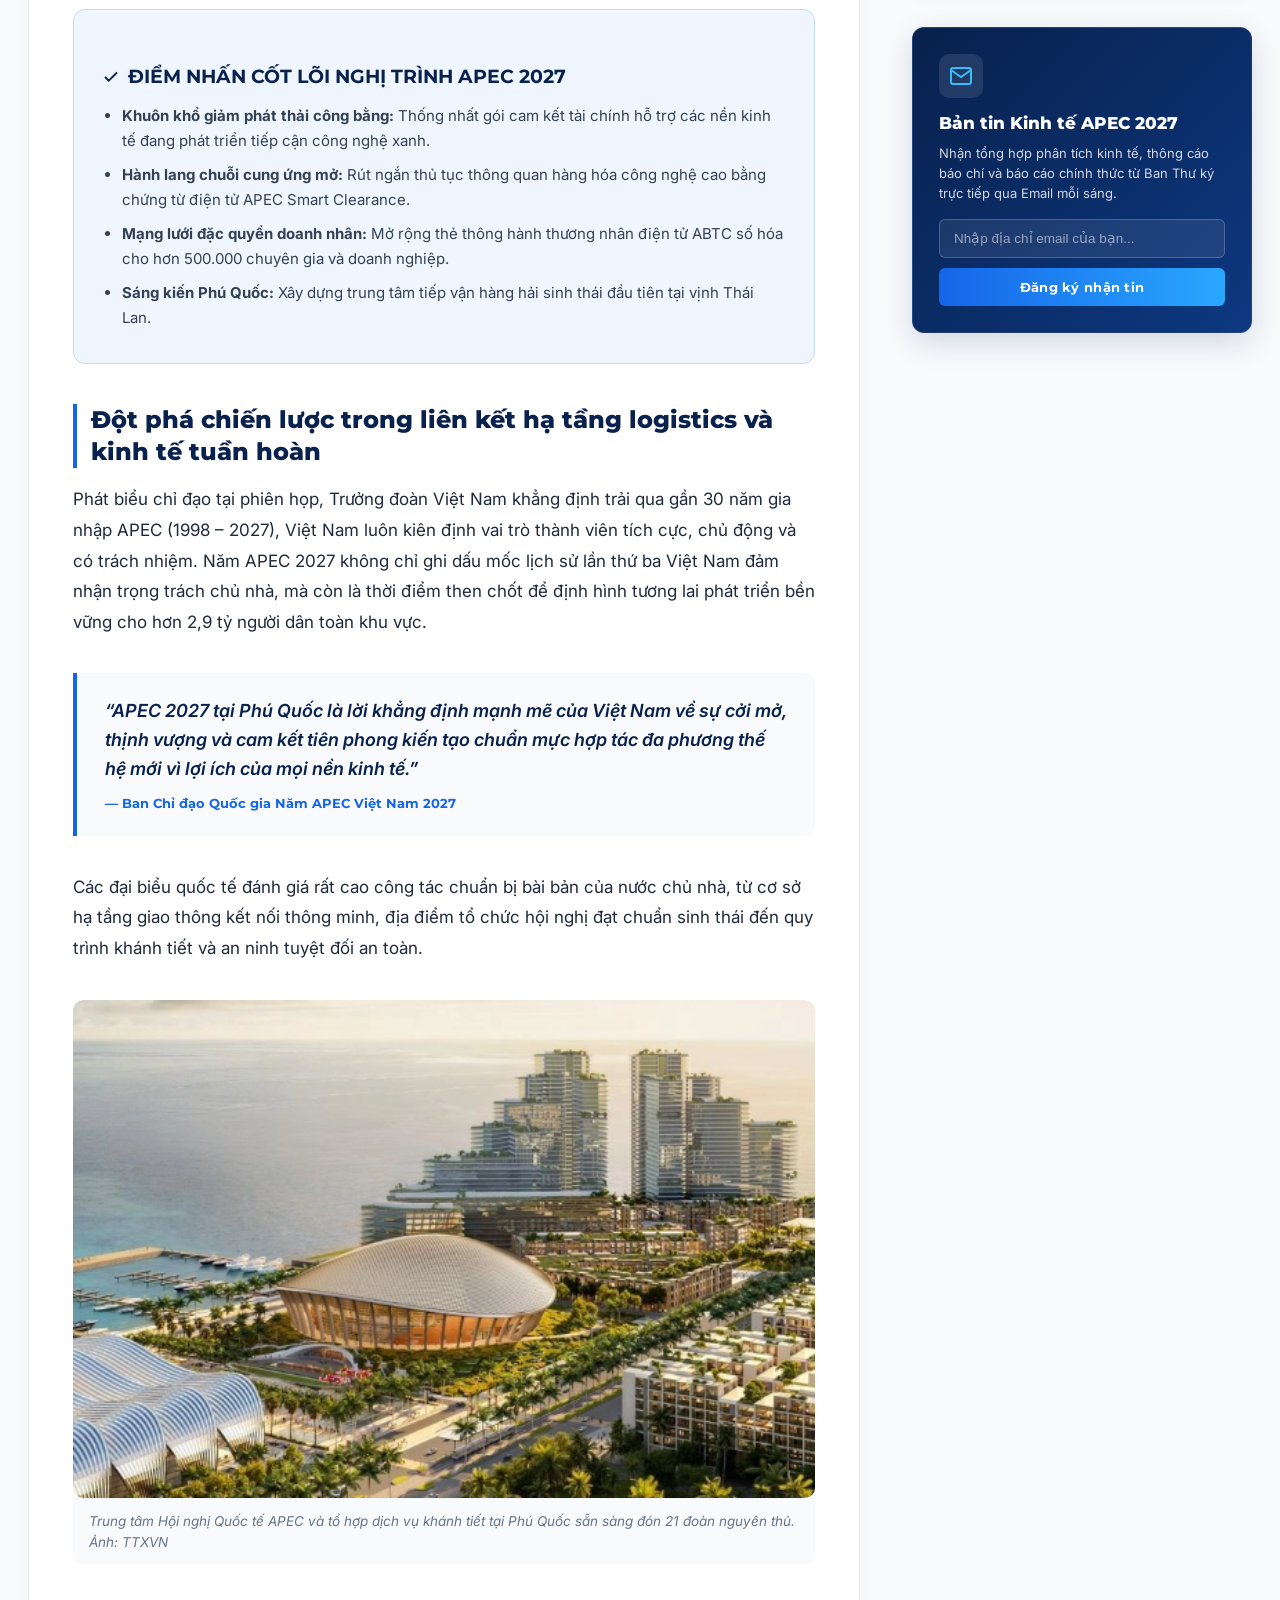
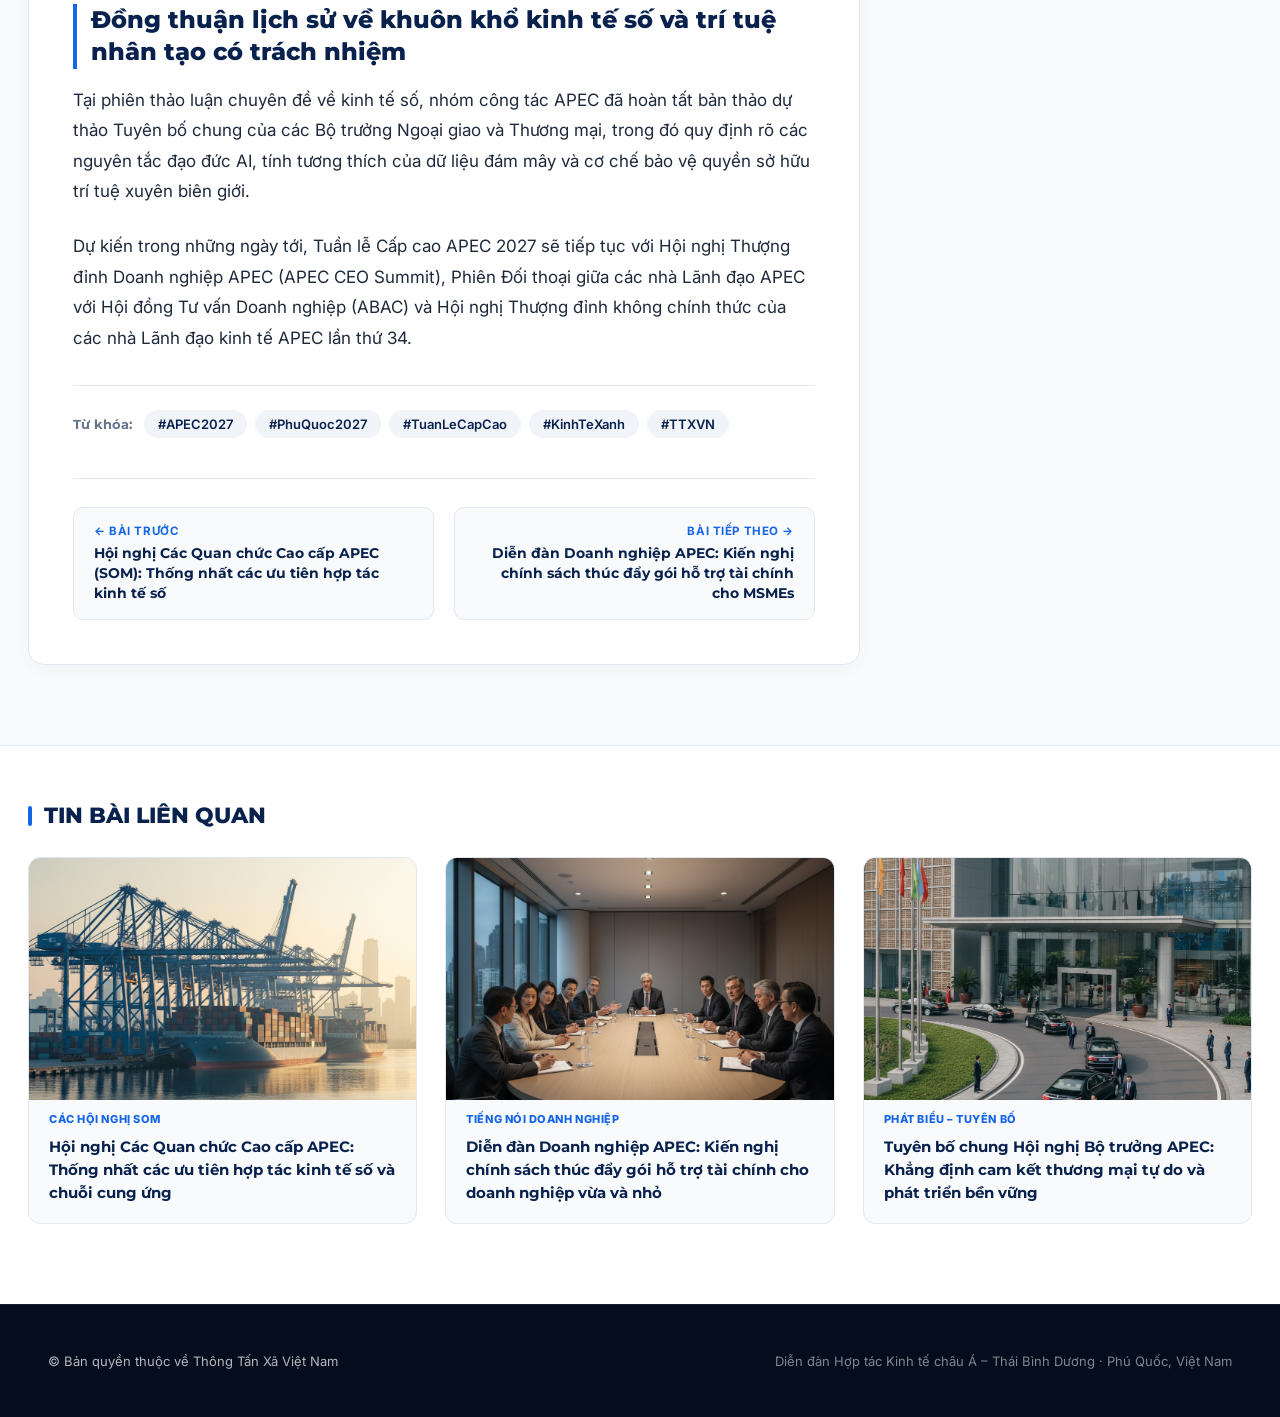
<file: detail.html>
<!doctype html>
<html lang="vi">

<head>
  <meta charset="UTF-8" />
  <meta name="viewport" content="width=device-width, initial-scale=1.0, maximum-scale=5.0" />
  <meta http-equiv="X-UA-Compatible" content="IE=edge" />

  <title>Việt Nam và Khát Vọng Kiến Tạo Tương Lai: Động Lực Mới Cho Tăng Trưởng Kinh Tế Xanh — APEC 2027</title>
  <meta name="description"
    content="Toàn cảnh phiên trù bị Tuần lễ Cấp cao APEC 2027 tại Phú Quốc. Thống nhất khuôn khổ cam kết giảm phát thải công bằng và dòng vốn đầu tư công nghệ số 21 nền kinh tế thành viên." />
  <meta name="keywords"
    content="APEC 2027, Tuan le cap cao APEC, Phu Quoc, Kinh te xanh, TTXVN, Hoi nghi thuong dinh APEC 2027" />

  <!-- Open Graph / Social -->
  <meta property="og:type" content="article" />
  <meta property="og:title" content="Việt Nam và Khát Vọng Kiến Tạo Tương Lai: Động Lực Mới Cho Tăng Trưởng Kinh Tế Xanh APEC 2027" />
  <meta property="og:description"
    content="Đại biểu 21 nền kinh tế thành viên đạt được đồng thuận lịch sử về khuôn khổ cam kết giảm phát thải công bằng và liên kết hạ tầng logistics xanh tại Phú Quốc." />
  <meta property="og:image" content="assets/news/news-thumb-featured.png" />

  <!-- Google Fonts: Inter, Montserrat, Playfair Display, Poppins (Inherited from Existing Project Theme) -->
  <link rel="preconnect" href="https://fonts.googleapis.com" />
  <link rel="preconnect" href="https://fonts.gstatic.com" crossorigin />
  <link
    href="https://fonts.googleapis.com/css2?family=Inter:wght@400;500;600;700&family=Montserrat:wght@600;700;800;900&family=Playfair+Display:ital,wght@0,600;0,700;0,900;1,600;1,700&family=Poppins:wght@600;700;800&display=swap"
    rel="stylesheet" />

  <!-- Core Stylesheets -->
  <link rel="stylesheet" href="css/main.css" />
  <link rel="stylesheet" href="css/category.css" />
  <link rel="stylesheet" href="css/detail.css" />

  <link rel="icon" type="image/svg+xml" href="assets/favicon.svg" />
</head>

<body class="category-page article-detail-page">
  <!-- Reading Progress Bar -->
  <div class="reading-progress-bar" id="reading-progress-bar" aria-hidden="true"></div>

  <!-- Navigation Header (Inherited from APEC Summit 2027) -->
  <header class="main-header" role="banner">
    <div class="header-left">
      <a href="index.html" class="brand-logo-link" aria-label="APEC VIET NAM 2027 Trang chủ">
        <img src="assets/logo.svg" alt="APEC VIET NAM 2027 Logo" class="summit-logo-img" />
      </a>
    </div>

    <nav class="header-center" aria-label="Điều hướng chính">
      <ul class="nav-menu">
        <li>
          <a href="category.html" class="nav-link" data-i18n-vi="TỔNG QUAN VỀ APEC" data-i18n-en="ABOUT APEC">TỔNG QUAN VỀ APEC</a>
        </li>
        <li>
          <a href="category.html" class="nav-link" data-i18n-vi="VIỆT NAM VÀ APEC 2027" data-i18n-en="VIET NAM & APEC 2027">VIỆT NAM VÀ APEC 2027</a>
        </li>
        <li>
          <a href="category.html" class="nav-link active" data-i18n-vi="TIN TỨC – SỰ KIỆN" data-i18n-en="NEWS & EVENTS">TIN TỨC – SỰ KIỆN</a>
        </li>
        <li>
          <a href="category.html" class="nav-link" data-i18n-vi="DỰ LUẬN" data-i18n-en="PUBLIC OPINION">DỰ LUẬN</a>
        </li>
        <li>
          <a href="category.html" class="nav-link" data-i18n-vi="ĐIỂM ĐẾN APEC 2027" data-i18n-en="DESTINATION PHU QUOC">ĐIỂM ĐẾN APEC 2027</a>
        </li>
      </ul>
    </nav>

    <div class="header-actions">
      <!-- Language Dropdown -->
      <div class="lang-dropdown" id="header-lang-dropdown">
        <button class="lang-dropdown-btn" id="lang-dropdown-btn" type="button" aria-haspopup="listbox"
          aria-expanded="false" aria-label="Chọn ngôn ngữ / Select language">
          <span class="lang-flag-current" id="lang-flag-current">
            <svg width="20" height="15" viewBox="0 0 20 15" fill="none" xmlns="http://www.w3.org/2000/svg">
              <path
                d="M17.7778 0H2.22222C1.63285 0 1.06762 0.243131 0.650874 0.675907C0.234126 1.10868 0 1.69565 0 2.30769V12.6923C0 13.3043 0.234126 13.8913 0.650874 14.3241C1.06762 14.7569 1.63285 15 2.22222 15H17.7778C18.3671 15 18.9324 14.7569 19.3491 14.3241C19.7659 13.8913 20 13.3043 20 12.6923V2.30769C20 1.69565 19.7659 1.10868 19.3491 0.675907C18.9324 0.243131 18.3671 0 17.7778 0Z"
                fill="#DA251D" />
              <path
                d="M10.9735 6.36755L9.99957 3.25505L9.02568 6.36755H5.87457L8.42401 8.29044L7.45012 11.4029L9.99957 9.47947L12.549 11.4029L11.5751 8.29044L14.1246 6.36755H10.9735Z"
                fill="#FFFF00" />
            </svg>
          </span>
          <span class="lang-name-current" id="lang-name-current">Tiếng Việt</span>
          <svg class="lang-dropdown-arrow" width="12" height="12" viewBox="0 0 24 24" fill="none" stroke="currentColor"
            stroke-width="2.5" stroke-linecap="round" stroke-linejoin="round" aria-hidden="true">
            <polyline points="6 9 12 15 18 9"></polyline>
          </svg>
        </button>

        <ul class="lang-dropdown-menu" id="lang-dropdown-menu" role="listbox" aria-label="Danh sách ngôn ngữ">
          <li class="lang-dropdown-item active" data-lang="vi" role="option" aria-selected="true">
            <span class="lang-flag-box">
              <svg width="20" height="15" viewBox="0 0 20 15" fill="none" xmlns="http://www.w3.org/2000/svg">
                <path
                  d="M17.7778 0H2.22222C1.63285 0 1.06762 0.243131 0.650874 0.675907C0.234126 1.10868 0 1.69565 0 2.30769V12.6923C0 13.3043 0.234126 13.8913 0.650874 14.3241C1.06762 14.7569 1.63285 15 2.22222 15H17.7778C18.3671 15 18.9324 14.7569 19.3491 14.3241C19.7659 13.8913 20 13.3043 20 12.6923V2.30769C20 1.69565 19.7659 1.10868 19.3491 0.675907C18.9324 0.243131 18.3671 0 17.7778 0Z"
                  fill="#DA251D" />
                <path
                  d="M10.9735 6.36755L9.99957 3.25505L9.02568 6.36755H5.87457L8.42401 8.29044L7.45012 11.4029L9.99957 9.47947L12.549 11.4029L11.5751 8.29044L14.1246 6.36755H10.9735Z"
                  fill="#FFFF00" />
              </svg>
            </span>
            <span class="lang-item-label">Tiếng Việt</span>
            <svg class="lang-check-icon" width="14" height="14" viewBox="0 0 24 24" fill="none" stroke="currentColor"
              stroke-width="2.5" stroke-linecap="round" stroke-linejoin="round">
              <polyline points="20 6 9 17 4 12"></polyline>
            </svg>
          </li>
          <li class="lang-dropdown-item" data-lang="en" role="option" aria-selected="false">
            <span class="lang-flag-box">
              <svg class="lang-flag-icon" viewBox="0 0 640 480" width="20" height="15" aria-hidden="true">
                <path fill="#012169" d="M0 0h640v480H0z" />
                <path fill="#fff"
                  d="M75 0l244 181L562 0h78v62L400 240l240 178v62h-80L320 301 81 480H0v-60l239-180L0 64V0h75z" />
                <path fill="#c8102e"
                  d="M424 281l216 159v40L369 281h55zm-152-82L56 40V0L327 199h-55zM0 440l191-142h55L14 480H0v-40zm369-199l271-201V0L371 199h-2z" />
                <path fill="#fff" d="M255 0v480h130V0H255zM0 175v130h640V175H0z" />
                <path fill="#c8102e" d="M281 0v480h78V0h-78zM0 201v78h640v-78H0z" />
              </svg>
            </span>
            <span class="lang-item-label">English</span>
            <svg class="lang-check-icon" width="14" height="14" viewBox="0 0 24 24" fill="none" stroke="currentColor"
              stroke-width="2.5" stroke-linecap="round" stroke-linejoin="round">
              <polyline points="20 6 9 17 4 12"></polyline>
            </svg>
          </li>
        </ul>
      </div>

      <!-- Search Trigger Button -->
      <button class="header-search-btn" id="header-search-btn" type="button" aria-label="Tìm kiếm / Search"
        title="Tìm kiếm">
        <svg width="18" height="18" viewBox="0 0 24 24" fill="none" stroke="currentColor" stroke-width="2.2"
          stroke-linecap="round" stroke-linejoin="round">
          <circle cx="11" cy="11" r="8"></circle>
          <line x1="21" y1="21" x2="16.65" y2="16.65"></line>
        </svg>
      </button>

      <!-- Mobile Hamburger -->
      <button class="mobile-menu-toggle" id="mobile-menu-toggle" aria-label="Mở thực đơn">
        <svg width="24" height="24" viewBox="0 0 24 24" fill="none" stroke="currentColor" stroke-width="2.2"
          stroke-linecap="round">
          <line x1="3" y1="12" x2="21" y2="12"></line>
          <line x1="3" y1="6" x2="21" y2="6"></line>
          <line x1="3" y1="18" x2="21" y2="18"></line>
        </svg>
      </button>
    </div>
  </header>

  <!-- Mobile Nav Drawer -->
  <div class="mobile-nav-drawer" id="mobile-nav-drawer">
    <ul class="mobile-nav-list">
      <li>
        <a href="category.html" class="mobile-nav-link">TỔNG QUAN VỀ APEC</a>
      </li>
      <li>
        <a href="category.html" class="mobile-nav-link">VIỆT NAM VÀ APEC 2027</a>
      </li>
      <li>
        <a href="category.html" class="mobile-nav-link active">TIN TỨC – SỰ KIỆN</a>
      </li>
      <li>
        <a href="category.html" class="mobile-nav-link">DỰ LUẬN</a>
      </li>
      <li>
        <a href="category.html" class="mobile-nav-link">ĐIỂM ĐẾN APEC 2027</a>
      </li>
    </ul>
  </div>

  <main id="main-content">
    <!-- 1. ARTICLE HEADER SECTION -->
    <article class="article-header-section" aria-label="Thông tin bài viết">
      <div class="detail-container">
        <div class="article-header-wrapper">
          <!-- Breadcrumb -->
          <nav class="article-breadcrumb" aria-label="Đường dẫn bài viết">
            <a href="index.html">Trang chủ</a>
            <span class="breadcrumb-separator" aria-hidden="true">/</span>
            <a href="category.html">Tin tức – Sự kiện</a>
            <span class="breadcrumb-separator" aria-hidden="true">/</span>
            <a href="category.html">Tuần lễ cấp cao APEC</a>
            <span class="breadcrumb-separator" aria-hidden="true">/</span>
            <span class="breadcrumb-current" aria-current="page">Chi tiết bài viết</span>
          </nav>

          <!-- Category Kicker -->
          <span class="article-kicker-tag">TUẦN LỄ CẤP CAO APEC</span>

          <!-- Main Headline -->
          <h1 class="article-main-title">
            Việt Nam và Khát Vọng Kiến Tạo Tương Lai: Động Lực Mới Cho Tăng Trưởng Kinh Tế Xanh Khu Vực Châu Á – Thái Bình Dương
          </h1>

          <!-- Sapo / Lead Excerpt -->
          <p class="article-sapo-lead">
            Tại phiên trù bị cấp cao hướng tới Tuần lễ Cấp cao APEC 2027 tại Phú Quốc, đại biểu 21 nền kinh tế thành viên đã đạt được đồng thuận lịch sử về khuôn khổ cam kết giảm phát thải công bằng, gắn liền dòng vốn đầu tư công nghệ số và liên kết hạ tầng logistics xanh.
          </p>

          <!-- Byline & Social Share Meta Bar -->
          <div class="article-meta-row">
            <div class="article-author-info">
              <img src="assets/flags/raw/vn.png" alt="Việt Nam" class="article-author-avatar" />
              <div class="author-details">
                <span class="author-name">Ban Thư ký Quốc gia APEC 2027 &amp; TTXVN</span>
                <span class="article-publish-time">
                  <time datetime="2027-10-18T08:30">18 Tháng 10, 2027 · 08:30 (GMT+7)</time>
                  <span>·</span>
                  <span>6 phút đọc</span>
                </span>
              </div>
            </div>

            <!-- Share Buttons -->
            <div class="article-share-actions">
              <a href="#" class="share-action-btn" title="Chia sẻ Facebook" aria-label="Chia sẻ Facebook" onclick="event.preventDefault(); window.open('https://www.facebook.com/sharer/sharer.php?u=' + encodeURIComponent(location.href));">
                <svg width="16" height="16" viewBox="0 0 24 24" fill="currentColor">
                  <path d="M18 2h-3a5 5 0 0 0-5 5v3H7v4h3v8h4v-8h3l1-4h-4V7a1 1 0 0 1 1-1h3z"></path>
                </svg>
              </a>
              <a href="#" class="share-action-btn" title="Chia sẻ X (Twitter)" aria-label="Chia sẻ X" onclick="event.preventDefault(); window.open('https://twitter.com/intent/tweet?text=' + encodeURIComponent(document.title) + '&url=' + encodeURIComponent(location.href));">
                <svg width="15" height="15" viewBox="0 0 24 24" fill="currentColor">
                  <path d="M18.244 2.25h3.308l-7.227 8.26 8.502 11.24H16.17l-5.214-6.817L4.99 21.75H1.68l7.73-8.835L1.254 2.25H8.08l4.713 6.231zm-1.161 17.52h1.833L7.084 4.126H5.117z"></path>
                </svg>
              </a>
              <button type="button" class="share-action-btn" id="copy-link-btn" title="Sao chép đường dẫn bài viết" aria-label="Sao chép liên kết">
                <svg width="16" height="16" viewBox="0 0 24 24" fill="none" stroke="currentColor" stroke-width="2" stroke-linecap="round" stroke-linejoin="round">
                  <rect x="9" y="9" width="13" height="13" rx="2" ry="2"></rect>
                  <path d="M5 15H4a2 2 0 0 1-2-2V4a2 2 0 0 1 2-2h9a2 2 0 0 1 2 2v1"></path>
                </svg>
              </button>
              <button type="button" class="share-action-btn" title="In bài viết" aria-label="In bài viết" onclick="window.print();">
                <svg width="16" height="16" viewBox="0 0 24 24" fill="none" stroke="currentColor" stroke-width="2" stroke-linecap="round" stroke-linejoin="round">
                  <polyline points="6 9 6 2 18 2 18 9"></polyline>
                  <path d="M6 18H4a2 2 0 0 1-2-2v-5a2 2 0 0 1 2-2h16a2 2 0 0 1 2 2v5a2 2 0 0 1-2 2h-2"></path>
                  <rect x="6" y="14" width="12" height="8"></rect>
                </svg>
              </button>
            </div>
          </div>
        </div>
      </div>
    </article>

    <!-- 2. ARTICLE MAIN BODY & SIDEBAR SECTION -->
    <section class="article-content-section" aria-label="Nội dung chi tiết bài viết">
      <div class="detail-container">
        <div class="article-layout-grid">

          <!-- Left Column: Rich Text Content Body -->
          <div class="article-body-wrapper" id="article-content-body">
            
            <!-- Hero Featured Image Figure -->
            <figure class="article-hero-figure">
              <img src="assets/news/news-thumb-featured.png" alt="APEC Việt Nam 2027 Phú Quốc" />
              <figcaption class="article-figure-caption">
                Toàn cảnh phiên họp trù bị cấp cao chuẩn bị cho Tuần lễ Cấp cao APEC 2027 tại Trung tâm Hội nghị Quốc tế Phú Quốc. Ảnh: TTXVN
              </figcaption>
            </figure>

            <div class="article-rich-text">
              <p>
                Sáng ngày 18/10/2027, tại Đảo Ngọc Phú Quốc (Kiên Giang), phiên họp trù bị của các quan chức cấp cao hướng tới Tuần lễ Cấp cao APEC 2027 đã chính thức khai mạc với sự hiện diện của hơn 400 đại biểu đại diện cho 21 nền kinh tế thành viên Diễn đàn Hợp tác Kinh tế Châu Á – Thái Bình Dương (APEC), Ban Thư ký Quốc tế APEC và Hội đồng Tư vấn Doanh nghiệp APEC (ABAC).
              </p>

              <p>
                Với chủ đề xuyên suốt <em>“Hội tụ sức mạnh — Kiến tạo tương lai bao trùm và tự cường”</em>, Việt Nam trên cương vị nước chủ nhà Năm APEC 2027 đã đề xuất và điều phối chương trình nghị sự tập trung vào ba trọng tâm chiến lược: tăng tốc chuyển đổi số, liên kết chuỗi cung ứng mở không phát thải, và xây dựng cơ chế tài chính hỗn hợp hỗ trợ quá trình chuyển dịch năng lượng xanh công bằng.
              </p>

              <!-- Key Takeaways Callout Box -->
              <div class="article-takeaways-box">
                <h3 class="takeaways-title">
                  <svg width="18" height="18" viewBox="0 0 24 24" fill="none" stroke="currentColor" stroke-width="2.5">
                    <polyline points="20 6 9 17 4 12"></polyline>
                  </svg>
                  ĐIỂM NHẤN CỐT LÕI NGHỊ TRÌNH APEC 2027
                </h3>
                <ul class="takeaways-list">
                  <li><strong>Khuôn khổ giảm phát thải công bằng:</strong> Thống nhất gói cam kết tài chính hỗ trợ các nền kinh tế đang phát triển tiếp cận công nghệ xanh.</li>
                  <li><strong>Hành lang chuỗi cung ứng mở:</strong> Rút ngắn thủ tục thông quan hàng hóa công nghệ cao bằng chứng từ điện tử APEC Smart Clearance.</li>
                  <li><strong>Mạng lưới đặc quyền doanh nhân:</strong> Mở rộng thẻ thông hành thương nhân điện tử ABTC số hóa cho hơn 500.000 chuyên gia và doanh nghiệp.</li>
                  <li><strong>Sáng kiến Phú Quốc:</strong> Xây dựng trung tâm tiếp vận hàng hải sinh thái đầu tiên tại vịnh Thái Lan.</li>
                </ul>
              </div>

              <h2>Đột phá chiến lược trong liên kết hạ tầng logistics và kinh tế tuần hoàn</h2>

              <p>
                Phát biểu chỉ đạo tại phiên họp, Trưởng đoàn Việt Nam khẳng định trải qua gần 30 năm gia nhập APEC (1998 – 2027), Việt Nam luôn kiên định vai trò thành viên tích cực, chủ động và có trách nhiệm. Năm APEC 2027 không chỉ ghi dấu mốc lịch sử lần thứ ba Việt Nam đảm nhận trọng trách chủ nhà, mà còn là thời điểm then chốt để định hình tương lai phát triển bền vững cho hơn 2,9 tỷ người dân toàn khu vực.
              </p>

              <!-- Highlight Quote Block -->
              <blockquote class="article-highlight-quote">
                <p>
                  “APEC 2027 tại Phú Quốc là lời khẳng định mạnh mẽ của Việt Nam về sự cởi mở, thịnh vượng và cam kết tiên phong kiến tạo chuẩn mực hợp tác đa phương thế hệ mới vì lợi ích của mọi nền kinh tế.”
                </p>
                <cite>— Ban Chỉ đạo Quốc gia Năm APEC Việt Nam 2027</cite>
              </blockquote>

              <p>
                Các đại biểu quốc tế đánh giá rất cao công tác chuẩn bị bài bản của nước chủ nhà, từ cơ sở hạ tầng giao thông kết nối thông minh, địa điểm tổ chức hội nghị đạt chuẩn sinh thái đến quy trình khánh tiết và an ninh tuyệt đối an toàn.
              </p>

              <!-- Secondary Image Figure -->
              <figure class="article-inline-figure">
                <img src="assets/destination/destination-featured.png" alt="Trung tâm Hội nghị Quốc tế APEC 2027 Phú Quốc" loading="lazy" />
                <figcaption class="article-figure-caption">
                  Trung tâm Hội nghị Quốc tế APEC và tổ hợp dịch vụ khánh tiết tại Phú Quốc sẵn sàng đón 21 đoàn nguyên thủ. Ảnh: TTXVN
                </figcaption>
              </figure>

              <h2>Đồng thuận lịch sử về khuôn khổ kinh tế số và trí tuệ nhân tạo có trách nhiệm</h2>

              <p>
                Tại phiên thảo luận chuyên đề về kinh tế số, nhóm công tác APEC đã hoàn tất bản thảo dự thảo Tuyên bố chung của các Bộ trưởng Ngoại giao và Thương mại, trong đó quy định rõ các nguyên tắc đạo đức AI, tính tương thích của dữ liệu đám mây và cơ chế bảo vệ quyền sở hữu trí tuệ xuyên biên giới.
              </p>

              <p>
                Dự kiến trong những ngày tới, Tuần lễ Cấp cao APEC 2027 sẽ tiếp tục với Hội nghị Thượng đỉnh Doanh nghiệp APEC (APEC CEO Summit), Phiên Đối thoại giữa các nhà Lãnh đạo APEC với Hội đồng Tư vấn Doanh nghiệp (ABAC) và Hội nghị Thượng đỉnh không chính thức của các nhà Lãnh đạo kinh tế APEC lần thứ 34.
              </p>
            </div>

            <!-- Tags Wrap -->
            <div class="article-tags-wrap">
              <span class="tags-label">Từ khóa:</span>
              <a href="category.html" class="article-tag-pill">#APEC2027</a>
              <a href="category.html" class="article-tag-pill">#PhuQuoc2027</a>
              <a href="category.html" class="article-tag-pill">#TuanLeCapCao</a>
              <a href="category.html" class="article-tag-pill">#KinhTeXanh</a>
              <a href="category.html" class="article-tag-pill">#TTXVN</a>
            </div>

            <!-- Article Footer Navigation -->
            <nav class="article-footer-nav" aria-label="Bài viết trước và sau">
              <a href="detail.html" class="nav-article-card">
                <span class="nav-label">&larr; BÀI TRƯỚC</span>
                <span class="nav-title">Hội nghị Các Quan chức Cao cấp APEC (SOM): Thống nhất các ưu tiên hợp tác kinh tế số</span>
              </a>
              <a href="detail.html" class="nav-article-card" style="text-align: right;">
                <span class="nav-label">BÀI TIẾP THEO &rarr;</span>
                <span class="nav-title">Diễn đàn Doanh nghiệp APEC: Kiến nghị chính sách thúc đẩy gói hỗ trợ tài chính cho MSMEs</span>
              </a>
            </nav>

          </div>

          <!-- Right Column: Sidebar Widgets -->
          <aside class="category-sidebar" aria-label="Tin bài liên quan và chuyên đề">
            
            <!-- Sidebar Widget 1: Tiêu điểm chuyên đề -->
            <div class="sidebar-widget">
              <div class="widget-header">
                <h3 class="widget-title">TIÊU ĐIỂM CHUYÊN ĐỀ</h3>
                <span class="widget-tag">CHỌN LỌC</span>
              </div>
              <div class="related-spotlight-list">
                <article class="spotlight-item">
                  <span class="spotlight-cat-tag">TUẦN LỄ CẤP CAO APEC</span>
                  <h4 class="spotlight-title">
                    <a href="detail.html">Chiến lược phát triển cảng biển xanh và trung tâm tiếp vận không phát thải tại Phú Quốc</a>
                  </h4>
                  <div class="spotlight-meta">
                    <span>18 Tháng 10, 2027</span>
                    <span class="article-dot">·</span>
                    <span>Phân tích</span>
                  </div>
                </article>

                <article class="spotlight-item">
                  <span class="spotlight-cat-tag">CÁC HỘI NGHỊ SOM</span>
                  <h4 class="spotlight-title">
                    <a href="detail.html">Bản đồ hợp tác bán dẫn Châu Á – Thái Bình Dương: Vị thế chiến lược của Việt Nam</a>
                  </h4>
                  <div class="spotlight-meta">
                    <span>17 Tháng 10, 2027</span>
                    <span class="article-dot">·</span>
                    <span>Tài liệu</span>
                  </div>
                </article>

                <article class="spotlight-item">
                  <span class="spotlight-cat-tag">TIẾNG NÓI DOANH NGHIỆP</span>
                  <h4 class="spotlight-title">
                    <a href="detail.html">Thanh toán song phương bằng mã QR xuyên biên giới giữa các nền kinh tế APEC</a>
                  </h4>
                  <div class="spotlight-meta">
                    <span>16 Tháng 10, 2027</span>
                    <span class="article-dot">·</span>
                    <span>Báo cáo</span>
                  </div>
                </article>
              </div>
            </div>

            <!-- Sidebar Widget 2: Đọc nhiều nhất -->
            <div class="sidebar-widget">
              <div class="widget-header">
                <h3 class="widget-title">ĐỌC NHIỀU NHẤT</h3>
                <span class="widget-tag">24 GIỜ QUA</span>
              </div>
              <ol class="trending-ranked-list">
                <li class="ranked-item">
                  <span class="rank-number">01</span>
                  <div class="rank-body">
                    <span class="rank-cat">TUẦN LỄ CẤP CAO APEC</span>
                    <h4 class="rank-title">
                      <a href="detail.html">Chi tiết lịch trình nghị sự và danh sách dự kiến 21 lãnh đạo các nền kinh tế đến Phú Quốc</a>
                    </h4>
                  </div>
                </li>
                <li class="ranked-item">
                  <span class="rank-number">02</span>
                  <div class="rank-body">
                    <span class="rank-cat">TIẾNG NÓI DOANH NGHIỆP</span>
                    <h4 class="rank-title">
                      <a href="detail.html">Các tập đoàn năng lượng tái tạo hàng đầu APEC cam kết đầu tư thêm 12 tỷ USD vào Việt Nam</a>
                    </h4>
                  </div>
                </li>
                <li class="ranked-item">
                  <span class="rank-number">03</span>
                  <div class="rank-body">
                    <span class="rank-cat">CÁC HỘI NGHỊ SOM</span>
                    <h4 class="rank-title">
                      <a href="detail.html">Ra mắt nền tảng thương mại số nông sản APEC kết nối trực tiếp nhà vườn với siêu thị quốc tế</a>
                    </h4>
                  </div>
                </li>
              </ol>
            </div>

            <!-- Sidebar Widget 3: Đăng ký nhận Bản tin APEC -->
            <div class="newsletter-widget">
              <div class="newsletter-icon">
                <svg width="24" height="24" viewBox="0 0 24 24" fill="none" stroke="currentColor" stroke-width="2">
                  <path d="M4 4h16c1.1 0 2 .9 2 2v12c0 1.1-.9 2-2 2H4c-1.1 0-2-.9-2-2V6c0-1.1.9-2 2-2z"></path>
                  <polyline points="22,6 12,13 2,6"></polyline>
                </svg>
              </div>
              <h4 class="newsletter-title">Bản tin Kinh tế APEC 2027</h4>
              <p class="newsletter-desc">
                Nhận tổng hợp phân tích kinh tế, thông cáo báo chí và báo cáo chính thức từ Ban Thư ký trực tiếp qua Email mỗi sáng.
              </p>
              <form class="newsletter-form" id="newsletter-form" onsubmit="event.preventDefault(); alert('Cảm ơn bạn đã đăng ký nhận Bản tin Kinh tế APEC 2027!');">
                <input type="email" class="newsletter-input" placeholder="Nhập địa chỉ email của bạn..." required />
                <button type="submit" class="newsletter-submit-btn">Đăng ký nhận tin</button>
              </form>
            </div>

          </aside>

        </div>
      </div>
    </section>

    <!-- 3. RELATED STORIES GRID SECTION BELOW ARTICLE -->
    <section class="related-stories-section" aria-label="Tin bài liên quan khác">
      <div class="detail-container">
        <h2 class="related-stories-heading">TIN BÀI LIÊN QUAN</h2>
        <div class="related-stories-grid">
          
          <article class="related-story-card">
            <img src="assets/news/news-thumb-1.png" alt="Các hội nghị SOM APEC" class="related-story-thumb" loading="lazy" />
            <div class="related-story-content">
              <span class="related-story-kicker">CÁC HỘI NGHỊ SOM</span>
              <h3 class="related-story-title">
                <a href="detail.html">Hội nghị Các Quan chức Cao cấp APEC: Thống nhất các ưu tiên hợp tác kinh tế số và chuỗi cung ứng</a>
              </h3>
            </div>
          </article>

          <article class="related-story-card">
            <img src="assets/news/news-thumb-2.png" alt="Tiếng nói doanh nghiệp APEC" class="related-story-thumb" loading="lazy" />
            <div class="related-story-content">
              <span class="related-story-kicker">TIẾNG NÓI DOANH NGHIỆP</span>
              <h3 class="related-story-title">
                <a href="detail.html">Diễn đàn Doanh nghiệp APEC: Kiến nghị chính sách thúc đẩy gói hỗ trợ tài chính cho doanh nghiệp vừa và nhỏ</a>
              </h3>
            </div>
          </article>

          <article class="related-story-card">
            <img src="assets/news/news-thumb-3.png" alt="Phát biểu - Tuyên bố APEC" class="related-story-thumb" loading="lazy" />
            <div class="related-story-content">
              <span class="related-story-kicker">PHÁT BIỂU – TUYÊN BỐ</span>
              <h3 class="related-story-title">
                <a href="detail.html">Tuyên bố chung Hội nghị Bộ trưởng APEC: Khẳng định cam kết thương mại tự do và phát triển bền vững</a>
              </h3>
            </div>
          </article>

        </div>
      </div>
    </section>
  </main>

  <!-- Semantic Footer (Inherited from APEC Summit 2027) -->
  <footer class="main-footer">
    <div class="footer-content">
      <p>&copy; Bản quyền thuộc về Thông Tấn Xã Việt Nam</p>
      <p style="opacity: 0.7">
        Diễn đàn Hợp tác Kinh tế châu Á – Thái Bình Dương · Phú Quốc, Việt Nam
      </p>
    </div>
  </footer>

  <!-- Global Header Search Modal Overlay -->
  <div class="header-search-modal" id="header-search-modal" aria-hidden="true" role="dialog" aria-modal="true"
    aria-label="Tìm kiếm">
    <div class="search-modal-backdrop" id="search-modal-backdrop"></div>
    <div class="search-modal-card">
      <div class="search-input-header">
        <svg class="search-input-icon" width="20" height="20" viewBox="0 0 24 24" fill="none" stroke="currentColor"
          stroke-width="2.2" stroke-linecap="round" stroke-linejoin="round">
          <circle cx="11" cy="11" r="8"></circle>
          <line x1="21" y1="21" x2="16.65" y2="16.65"></line>
        </svg>
        <input type="text" id="header-search-input" class="header-search-input"
          placeholder="Tìm kiếm tin tức, sự kiện, chủ đề APEC 2027..." autocomplete="off" />
        <button type="button" class="search-clear-btn" id="search-clear-btn" aria-label="Xóa nội dung tìm kiếm"
          style="display: none;">
          <svg width="16" height="16" viewBox="0 0 24 24" fill="none" stroke="currentColor" stroke-width="2.5"
            stroke-linecap="round" stroke-linejoin="round">
            <line x1="18" y1="6" x2="6" y2="18"></line>
            <line x1="6" y1="6" x2="18" y2="18"></line>
          </svg>
        </button>
        <button type="button" class="search-close-btn" id="search-close-btn" aria-label="Đóng tìm kiếm (Esc)">
          <span>ESC</span>
          <svg width="18" height="18" viewBox="0 0 24 24" fill="none" stroke="currentColor" stroke-width="2.2"
            stroke-linecap="round" stroke-linejoin="round">
            <line x1="18" y1="6" x2="6" y2="18"></line>
            <line x1="6" y1="6" x2="18" y2="18"></line>
          </svg>
        </button>
      </div>

      <div class="search-quick-tags-wrap">
        <span class="search-quick-label">Gợi ý phổ biến:</span>
        <div class="search-quick-tags">
          <button type="button" class="search-tag-chip" data-keyword="Phú Quốc">#Phú Quốc</button>
          <button type="button" class="search-tag-chip" data-keyword="ABAC 2027">#ABAC 2027</button>
          <button type="button" class="search-tag-chip" data-keyword="Kinh tế xanh">#Kinh tế xanh</button>
          <button type="button" class="search-tag-chip" data-keyword="Kinh tế số">#Kinh tế số</button>
          <button type="button" class="search-tag-chip" data-keyword="Thương mại">#Thương mại</button>
        </div>
      </div>

      <div class="search-results-box" id="search-results-box">
        <div class="search-empty-hint" id="search-empty-hint">
          <svg width="32" height="32" viewBox="0 0 24 24" fill="none" stroke="currentColor" stroke-width="1.6"
            stroke-linecap="round" stroke-linejoin="round">
            <circle cx="11" cy="11" r="8"></circle>
            <line x1="21" y1="21" x2="16.65" y2="16.65"></line>
          </svg>
          <p>Nhập từ khóa để tìm kiếm các bài viết kinh tế, sự kiện và tài liệu chính thức APEC 2027</p>
        </div>
        <ul class="search-results-list" id="search-results-list" style="display: none;"></ul>
      </div>
    </div>
  </div>

  <!-- Scripts -->
  <script src="js/detail.js"></script>
</body>

</html>
</file>
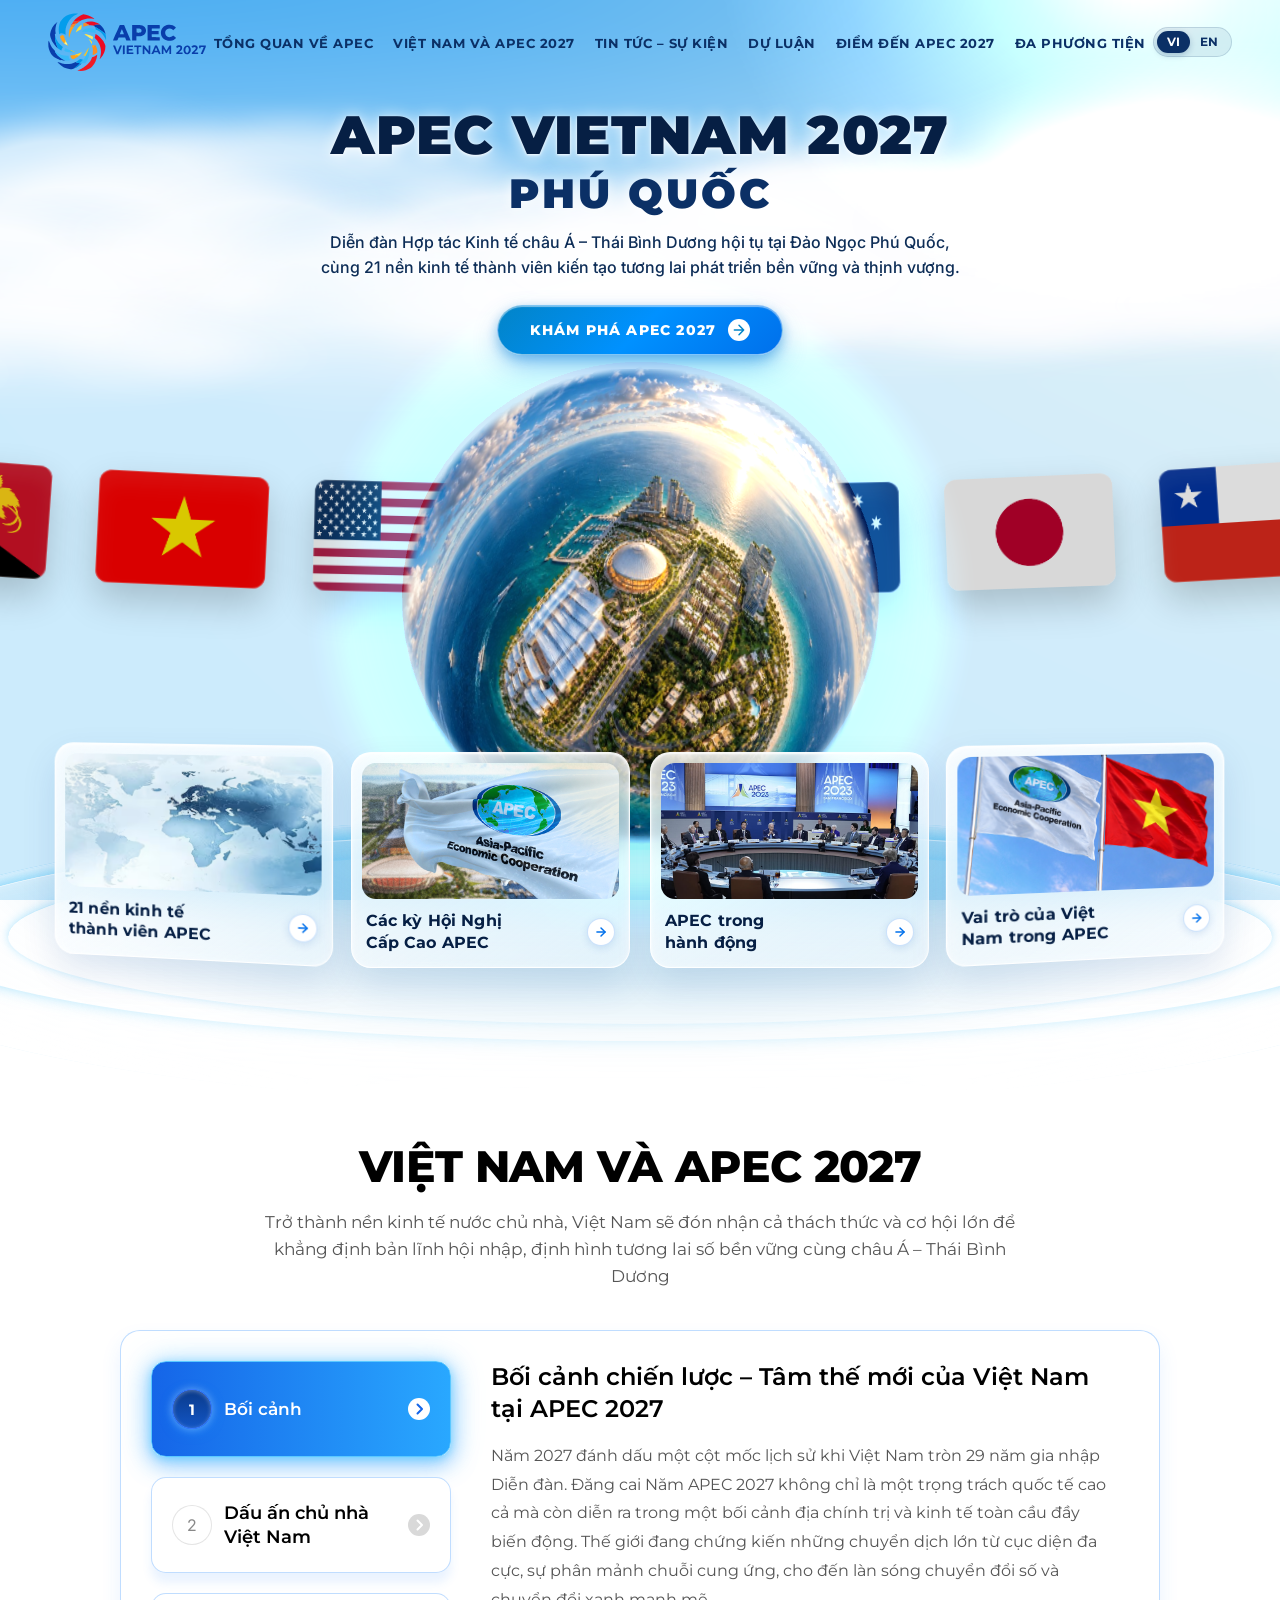
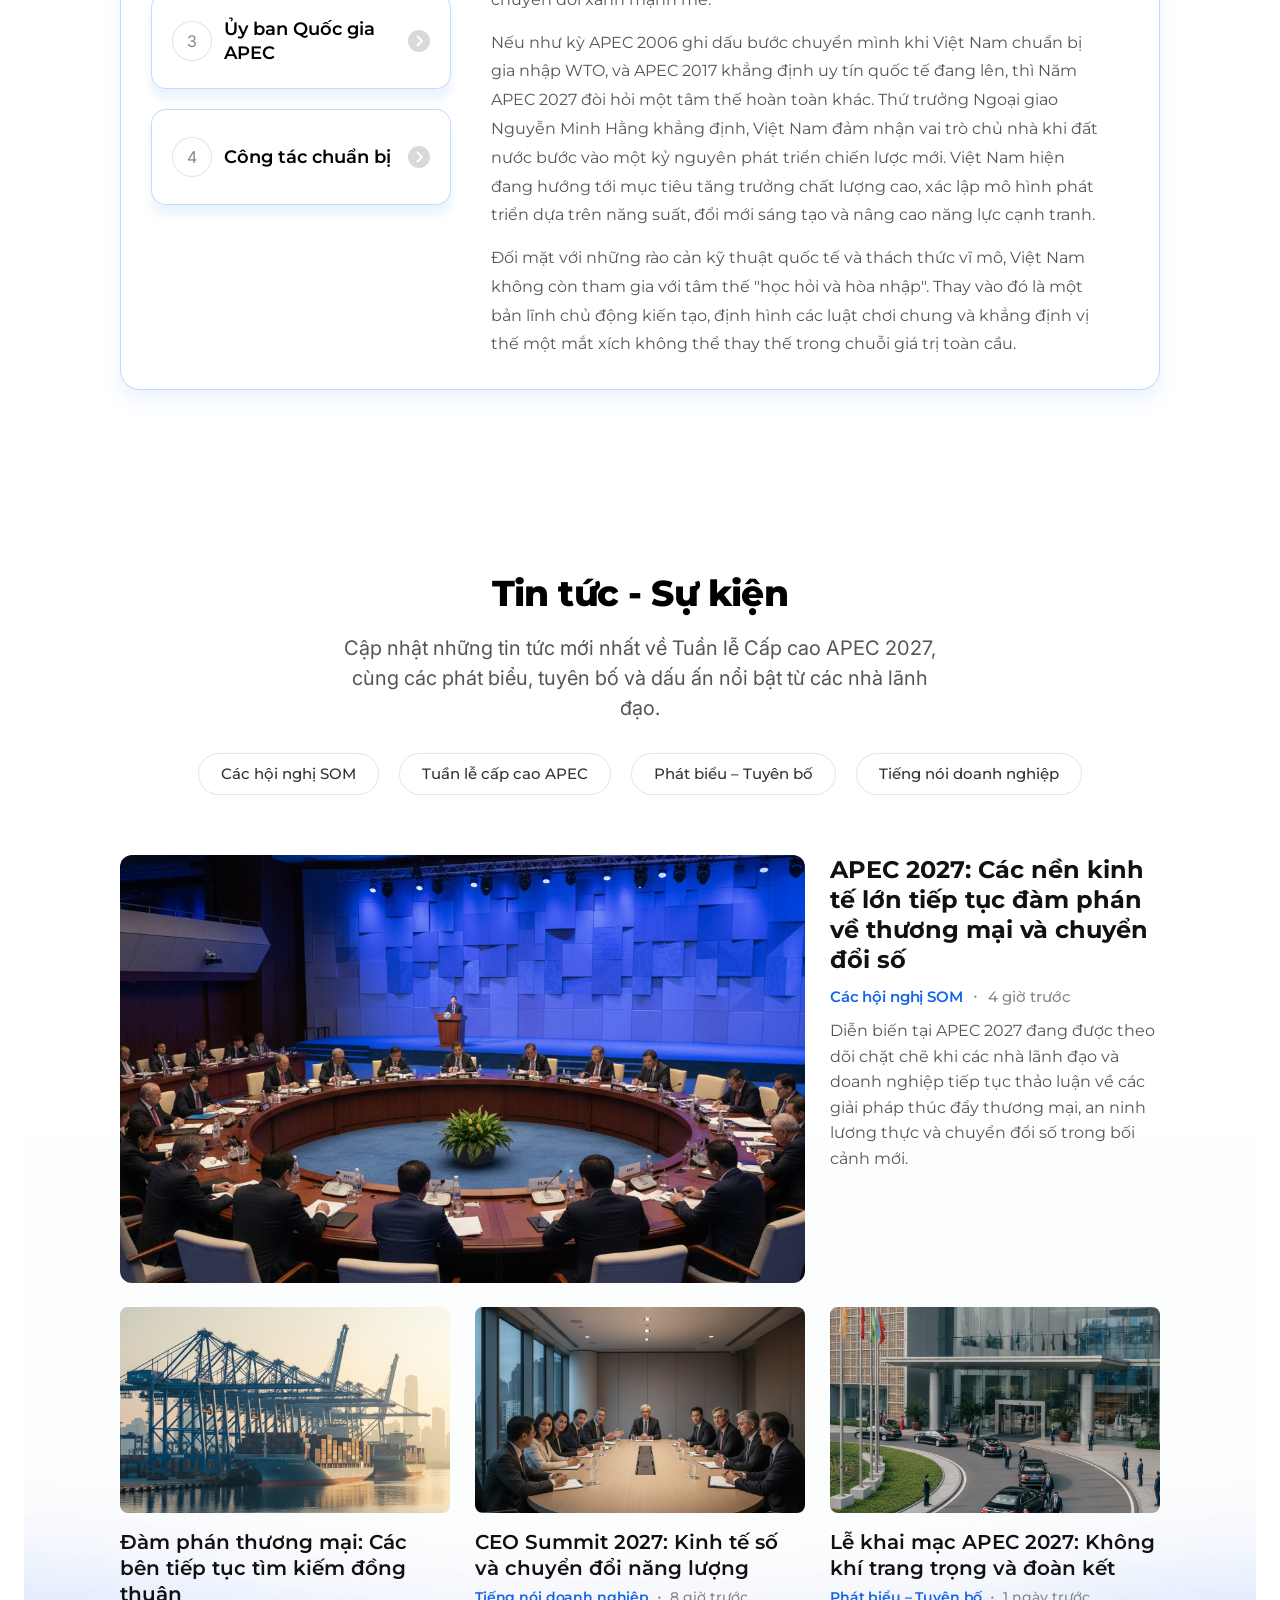
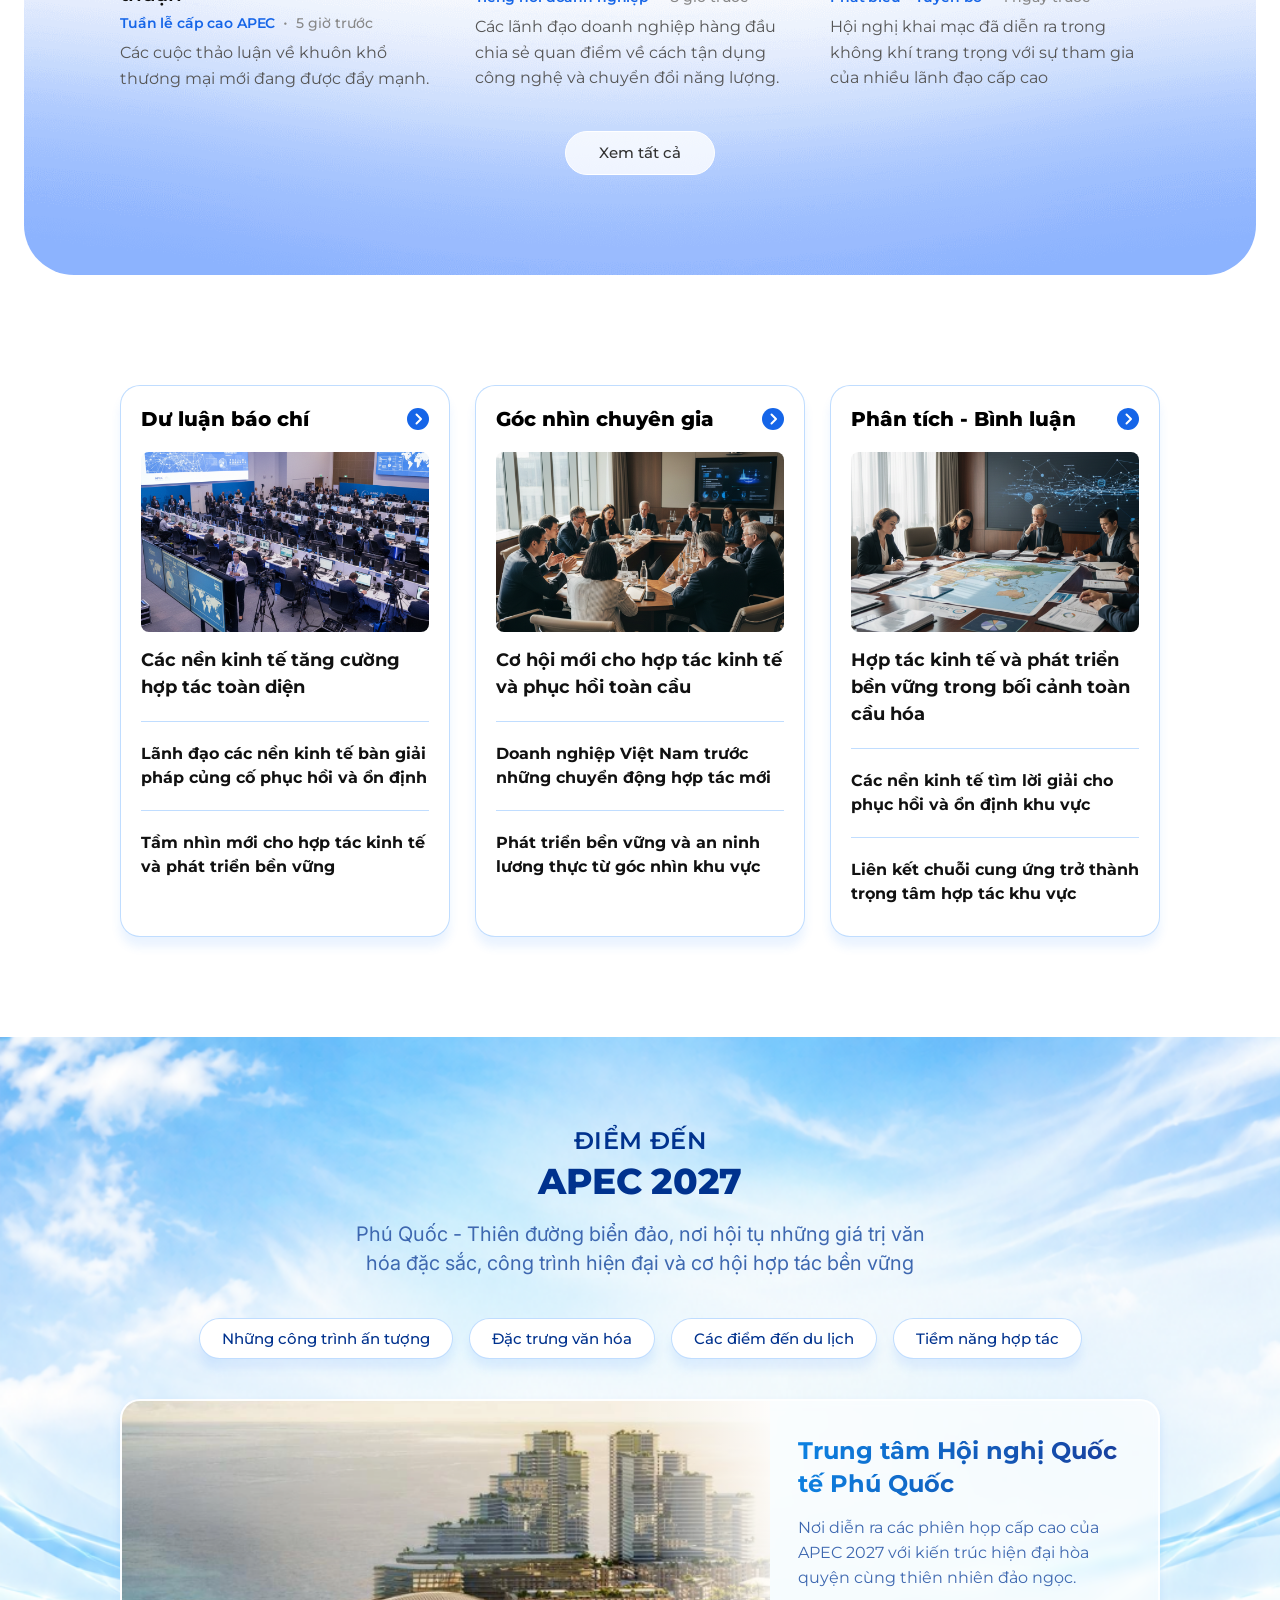
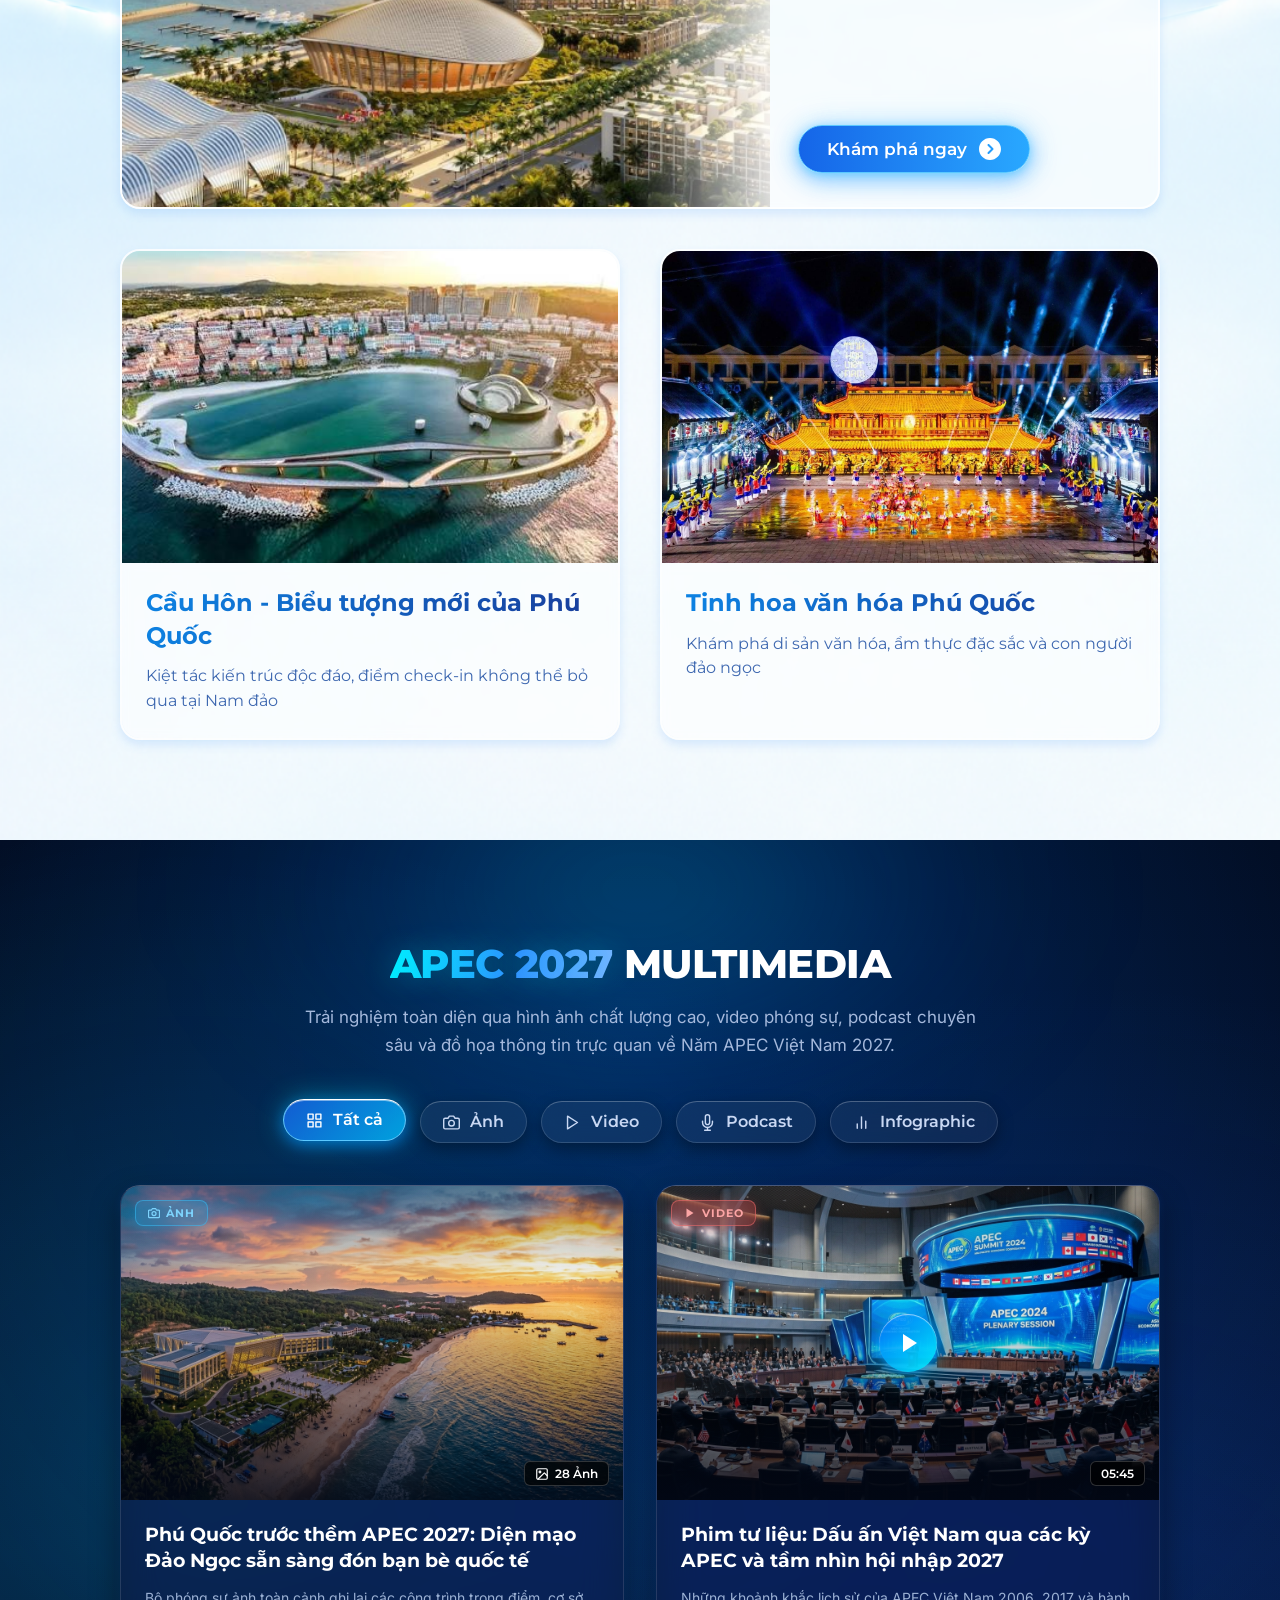
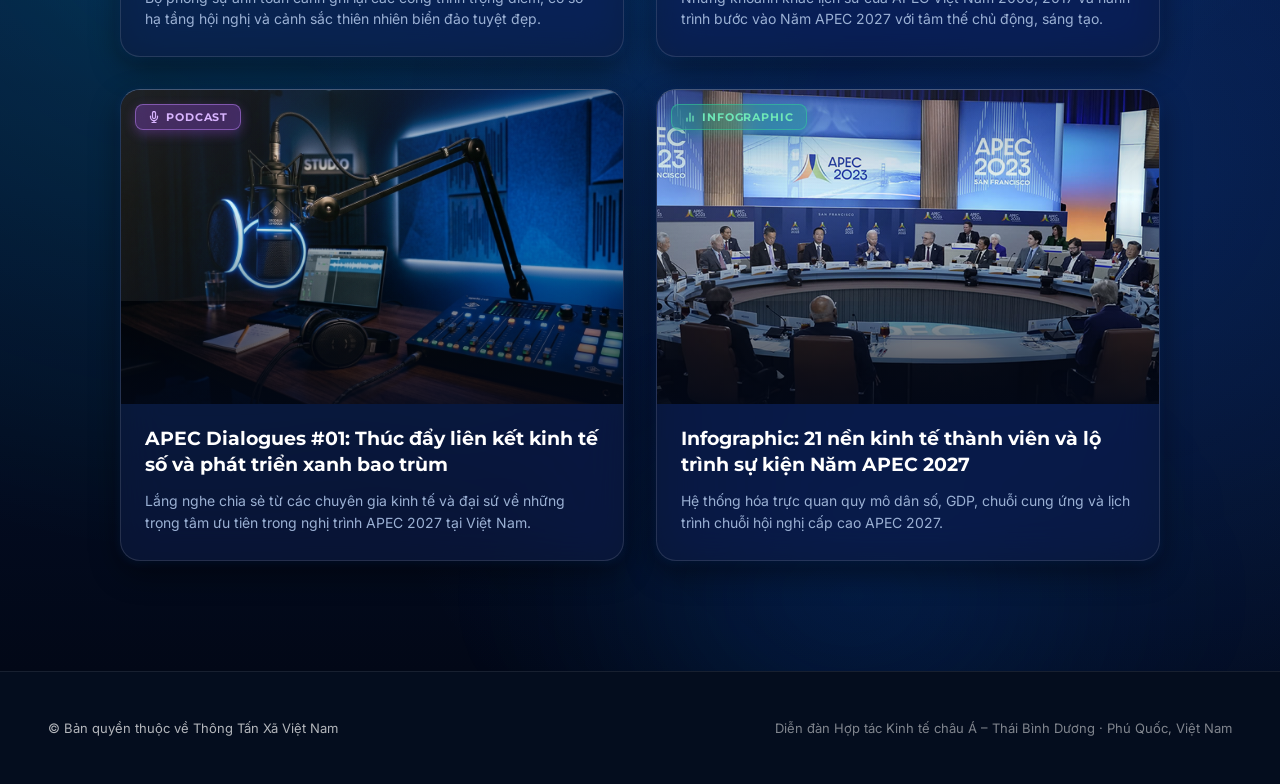
<file: index-v1.html>
<!doctype html>
<html lang="vi">
  <head>
    <meta charset="UTF-8" />
    <meta name="viewport" content="width=device-width, initial-scale=1.0, maximum-scale=5.0" />
    <meta http-equiv="X-UA-Compatible" content="IE=edge" />

    <title>APEC VIET NAM 2027 — PHÚ QUỐC | Diễn đàn Hợp tác Kinh tế châu Á - Thái Bình Dương</title>
    <meta
      name="description"
      content="Trang thông tin chính thức Năm APEC Việt Nam 2027 tổ chức tại Đảo Ngọc Phú Quốc. Hội tụ 21 nền kinh tế thành viên, kiến tạo tương lai phát triển bền vững, bao trùm và thịnh vượng."
    />
    <meta
      name="keywords"
      content="APEC 2027, APEC Viet Nam 2027, Phu Quoc, Vietnam, Asia-Pacific Economic Cooperation, Hoi nghi thuong dinh APEC"
    />

    <!-- Open Graph / Social -->
    <meta property="og:type" content="website" />
    <meta property="og:title" content="APEC VIET NAM 2027 — PHÚ QUỐC" />
    <meta
      property="og:description"
      content="Hội tụ sức mạnh — Kiến tạo tương lai. 21 nền kinh tế thành viên hội tụ tại Đảo Ngọc Phú Quốc, Việt Nam."
    />
    <meta property="og:image" content="assets/phuquoc-fisheye.jpg" />

    <!-- Google Fonts: Montserrat, Inter, Poppins, Playfair Display -->
    <link rel="preconnect" href="https://fonts.googleapis.com" />
    <link rel="preconnect" href="https://fonts.gstatic.com" crossorigin />
    <link
      href="https://fonts.googleapis.com/css2?family=Inter:wght@400;500;600;700&family=Montserrat:wght@600;700;800;900&family=Playfair+Display:ital,wght@0,700;0,900;1,700&family=Poppins:wght@700;800;900&display=swap"
      rel="stylesheet"
    />

    <!-- Core Stylesheets -->
    <link rel="stylesheet" href="css/main.css" />
    <link rel="stylesheet" href="css/hero.css" />
    <link rel="stylesheet" href="css/vietnam-apec.css" />
    <link rel="stylesheet" href="css/news-events.css" />
    <link rel="stylesheet" href="css/public-opinion.css" />
    <link rel="stylesheet" href="css/apec-destination.css" />
    <link rel="stylesheet" href="css/multimedia.css" />

    <link rel="icon" type="image/svg+xml" href="assets/favicon.svg" />
  </head>

  <body>
    <!-- Global Shared Page Background (Transitions from Hero Sky Canvas / Gradient to Next Section Background) -->
    <div id="page-bg-container" class="page-bg-container" aria-hidden="true">
      <div class="page-bg-hero"></div>
      <canvas id="sky-canvas" class="page-bg-sky"></canvas>
      <div class="page-bg-next"></div>
    </div>

    <!-- Navigation Header (Matching Summit Reference) -->
    <header class="main-header is-transparent" role="banner">
      <div class="header-left">
        <a href="#" class="brand-logo-link" aria-label="APEC VIET NAM 2027 Trang chủ">
          <img src="assets/logo.svg" alt="APEC VIET NAM 2027 Logo" class="summit-logo-img" />
        </a>
      </div>

      <nav class="header-center" aria-label="Điều hướng chính">
        <ul class="nav-menu">
          <li>
            <a
              href="#about"
              class="nav-link"
              data-i18n-vi="TỔNG QUAN VỀ APEC"
              data-i18n-en="ABOUT APEC"
              >TỔNG QUAN VỀ APEC</a
            >
          </li>
          <li>
            <a
              href="#vietnam"
              class="nav-link"
              data-i18n-vi="VIỆT NAM VÀ APEC 2027"
              data-i18n-en="VIET NAM & APEC 2027"
              >VIỆT NAM VÀ APEC 2027</a
            >
          </li>
          <li>
            <a
              href="#news"
              class="nav-link"
              data-i18n-vi="TIN TỨC – SỰ KIỆN"
              data-i18n-en="NEWS & EVENTS"
              >TIN TỨC – SỰ KIỆN</a
            >
          </li>
          <li>
            <a
              href="#opinions"
              class="nav-link"
              data-i18n-vi="DỰ LUẬN"
              data-i18n-en="PUBLIC OPINION"
              >DỰ LUẬN</a
            >
          </li>
          <li>
            <a
              href="#destination"
              class="nav-link"
              data-i18n-vi="ĐIỂM ĐẾN APEC 2027"
              data-i18n-en="DESTINATION PHU QUOC"
              >ĐIỂM ĐẾN APEC 2027</a
            >
          </li>
          <li>
            <a
              href="#media"
              class="nav-link"
              data-i18n-vi="ĐA PHƯƠNG TIỆN"
              data-i18n-en="MULTIMEDIA"
              >ĐA PHƯƠNG TIỆN</a
            >
          </li>
        </ul>
      </nav>

      <div class="header-actions">
        <!-- Language Switcher -->
        <div class="lang-selector" role="group" aria-label="Ngôn ngữ">
          <button class="lang-btn active" data-lang="vi" aria-label="Tiếng Việt">VI</button>
          <button class="lang-btn" data-lang="en" aria-label="English">EN</button>
        </div>

        <!-- Mobile Hamburger -->
        <button class="mobile-menu-toggle" id="mobile-menu-toggle" aria-label="Mở thực đơn">
          <svg
            width="24"
            height="24"
            viewBox="0 0 24 24"
            fill="none"
            stroke="currentColor"
            stroke-width="2.2"
            stroke-linecap="round"
          >
            <line x1="3" y1="12" x2="21" y2="12"></line>
            <line x1="3" y1="6" x2="21" y2="6"></line>
            <line x1="3" y1="18" x2="21" y2="18"></line>
          </svg>
        </button>
      </div>
    </header>

    <!-- Mobile Nav Drawer -->
    <div class="mobile-nav-drawer" id="mobile-nav-drawer">
      <ul class="mobile-nav-list">
        <li>
          <a
            href="#about"
            class="mobile-nav-link"
            data-i18n-vi="TỔNG QUAN VỀ APEC"
            data-i18n-en="ABOUT APEC"
            >TỔNG QUAN VỀ APEC</a
          >
        </li>
        <li>
          <a
            href="#vietnam"
            class="mobile-nav-link"
            data-i18n-vi="VIỆT NAM VÀ APEC 2027"
            data-i18n-en="VIET NAM & APEC 2027"
            >VIỆT NAM VÀ APEC 2027</a
          >
        </li>
        <li>
          <a
            href="#news"
            class="mobile-nav-link"
            data-i18n-vi="TIN TỨC – SỰ KIỆN"
            data-i18n-en="NEWS & EVENTS"
            >TIN TỨC – SỰ KIỆN</a
          >
        </li>
        <li>
          <a
            href="#destination"
            class="mobile-nav-link"
            data-i18n-vi="ĐIỂM ĐẾN APEC 2027"
            data-i18n-en="DESTINATION PHU QUOC"
            >ĐIỂM ĐẾN APEC 2027</a
          >
        </li>
        <li>
          <a
            href="#press"
            class="mobile-nav-link"
            data-i18n-vi="DÀNH CHO BÁO CHÍ"
            data-i18n-en="PRESS CENTER"
            >DÀNH CHO BÁO CHÍ</a
          >
        </li>
      </ul>
    </div>

    <main>
      <!-- HERO SECTION: 3D INTERACTIVE VIEWPORT -->
      <section class="hero-viewport" id="hero-section" aria-label="Khám phá tương tác 3D APEC 2027">
        <!-- Layer 01.5: Glowing Futuristic Podium Stage (Background Floor Layer, behind 3D Sphere) -->
        <div class="hero-podium-wrapper" aria-hidden="true">
          <div class="hero-podium-stage">
            <div class="podium-arc-outer"></div>
            <div class="podium-arc-inner"></div>
            <div class="podium-radial-glow"></div>
          </div>
        </div>

        <!-- Layer 02: The Carousel — A True 3D Perspective Ring (Exact Summit Spec) -->
        <div class="showcase-wrapper" id="ring-container">
          <div class="showcase" id="ring-showcase">
            <div class="ring" id="perspective-ring"></div>
          </div>
        </div>

        <!-- Layer 03: Central Phu Quoc Island World Canvas (Foreground) -->
        <canvas id="island-canvas" class="hero-canvas"></canvas>

        <!-- Typography & Branding Overlay (Aligned with Concept Reference) -->
        <div class="hero-overlay">
          <div class="hero-content">
            <h1 class="hero-title-main">APEC VIETNAM 2027</h1>
            <h2 class="hero-title-sub">PHÚ QUỐC</h2>

            <p
              class="hero-description"
              data-i18n-vi="Diễn đàn Hợp tác Kinh tế châu Á – Thái Bình Dương hội tụ tại Đảo Ngọc Phú Quốc, cùng 21 nền kinh tế thành viên kiến tạo tương lai phát triển bền vững và thịnh vượng."
              data-i18n-en="The Asia-Pacific Economic Cooperation summit convenes in the Pearl Island of Phu Quoc, uniting 21 member economies to foster resilient, inclusive and sustainable shared prosperity."
            >
              Diễn đàn Hợp tác Kinh tế châu Á – Thái Bình Dương hội tụ tại Đảo Ngọc Phú Quốc, cùng
              21 nền kinh tế thành viên kiến tạo tương lai phát triển bền vững và thịnh vượng.
            </p>

            <a href="#summit-pillars" class="hero-cta-btn" id="explore-cta-btn">
              <span data-i18n-vi="KHÁM PHÁ APEC 2027" data-i18n-en="EXPLORE APEC 2027"
                >KHÁM PHÁ APEC 2027</span
              >
              <svg
                width="20"
                height="20"
                viewBox="0 0 24 24"
                fill="none"
                stroke="currentColor"
                stroke-width="2.2"
                stroke-linecap="round"
                stroke-linejoin="round"
              >
                <path d="M5 12h14M12 5l7 7-7 7" />
              </svg>
            </a>
          </div>
        </div>

        <!-- Layer 04: 4 Feature Information Cards (Foreground HUD) -->
        <div class="hero-bottom-container">
          <!-- 4 Hero Feature Cards Grid -->
          <div class="hero-cards-grid">
            <!-- Card 1: 21 Member Economies -->
            <a href="#summit-pillars" class="hero-feature-card" id="hero-card-economies">
              <div class="card-glass-panel">
                <div class="card-media-box">
                  <img
                    src="assets/hero-banner-1.png"
                    alt="21 nền kinh tế thành viên APEC"
                    class="card-thumb-img"
                    loading="eager"
                  />
                </div>
                <div class="card-info-row">
                  <span
                    class="card-title"
                    data-i18n-vi="21 nền kinh tế<br>thành viên APEC"
                    data-i18n-en="21 APEC Member<br>Economies"
                    >21 nền kinh tế<br />thành viên APEC</span
                  >
                  <span class="card-action-btn" aria-hidden="true">
                    <svg
                      width="14"
                      height="14"
                      viewBox="0 0 24 24"
                      fill="none"
                      stroke="currentColor"
                      stroke-width="2.5"
                      stroke-linecap="round"
                      stroke-linejoin="round"
                    >
                      <line x1="5" y1="12" x2="19" y2="12"></line>
                      <polyline points="12 5 19 12 12 19"></polyline>
                    </svg>
                  </span>
                </div>
              </div>
            </a>

            <!-- Card 2: APEC Summits -->
            <a href="#summit-pillars" class="hero-feature-card" id="hero-card-summits">
              <div class="card-glass-panel">
                <div class="card-media-box">
                  <img
                    src="assets/hero-banner-2.png"
                    alt="Các kỳ Hội Nghị Cấp Cao APEC"
                    class="card-thumb-img"
                    loading="eager"
                  />
                </div>
                <div class="card-info-row">
                  <span
                    class="card-title"
                    data-i18n-vi="Các kỳ Hội Nghị<br>Cấp Cao APEC"
                    data-i18n-en="APEC Economic Leaders'<br>Meetings"
                    >Các kỳ Hội Nghị<br />Cấp Cao APEC</span
                  >
                  <span class="card-action-btn" aria-hidden="true">
                    <svg
                      width="14"
                      height="14"
                      viewBox="0 0 24 24"
                      fill="none"
                      stroke="currentColor"
                      stroke-width="2.5"
                      stroke-linecap="round"
                      stroke-linejoin="round"
                    >
                      <line x1="5" y1="12" x2="19" y2="12"></line>
                      <polyline points="12 5 19 12 12 19"></polyline>
                    </svg>
                  </span>
                </div>
              </div>
            </a>

            <!-- Card 3: APEC in Action (Featured Royal Blue Glass) -->
            <a href="#summit-pillars" class="hero-feature-card" id="hero-card-action">
              <div class="card-glass-panel">
                <div class="card-media-box">
                  <img
                    src="assets/hero-banner-3.png"
                    alt="APEC trong hành động"
                    class="card-thumb-img"
                    loading="eager"
                  />
                </div>
                <div class="card-info-row">
                  <span
                    class="card-title"
                    data-i18n-vi="APEC trong hành<br>động"
                    data-i18n-en="APEC in<br>Action"
                    >APEC trong<br />
                    hành động</span
                  >
                  <span class="card-action-btn" aria-hidden="true">
                    <svg
                      width="14"
                      height="14"
                      viewBox="0 0 24 24"
                      fill="none"
                      stroke="currentColor"
                      stroke-width="2.5"
                      stroke-linecap="round"
                      stroke-linejoin="round"
                    >
                      <line x1="5" y1="12" x2="19" y2="12"></line>
                      <polyline points="12 5 19 12 12 19"></polyline>
                    </svg>
                  </span>
                </div>
              </div>
            </a>

            <!-- Card 4: Viet Nam's Role in APEC -->
            <a href="#summit-pillars" class="hero-feature-card" id="hero-card-vietnam">
              <div class="card-glass-panel">
                <div class="card-media-box">
                  <img
                    src="assets/hero-banner-4.png"
                    alt="Vai trò của Việt Nam trong APEC"
                    class="card-thumb-img"
                    loading="eager"
                  />
                </div>
                <div class="card-info-row">
                  <span
                    class="card-title"
                    data-i18n-vi="Vai trò của Việt<br>Nam trong APEC"
                    data-i18n-en="Viet Nam's Role<br>in APEC"
                    >Vai trò của Việt<br />Nam trong APEC</span
                  >
                  <span class="card-action-btn" aria-hidden="true">
                    <svg
                      width="14"
                      height="14"
                      viewBox="0 0 24 24"
                      fill="none"
                      stroke="currentColor"
                      stroke-width="2.5"
                      stroke-linecap="round"
                      stroke-linejoin="round"
                    >
                      <line x1="5" y1="12" x2="19" y2="12"></line>
                      <polyline points="12 5 19 12 12 19"></polyline>
                    </svg>
                  </span>
                </div>
              </div>
            </a>
          </div>
        </div>

        <!-- Bottom Interactive HUD / Controls -->
        <div class="hero-hud">
          <div class="hud-center">
            <a
              href="#summit-pillars"
              class="scroll-indicator"
              aria-label="Cuộn xuống để khám phá thêm"
            >
              <span data-i18n-vi="CUỘN ĐỂ KHÁM PHÁ" data-i18n-en="SCROLL TO EXPLORE"
                >CUỘN ĐỂ KHÁM PHÁ</span
              >
              <svg
                class="scroll-arrow"
                width="18"
                height="18"
                viewBox="0 0 24 24"
                fill="none"
                stroke="currentColor"
                stroke-width="2.5"
                stroke-linecap="round"
              >
                <path d="M7 10l5 5 5-5" />
              </svg>
            </a>
          </div>
        </div>

        <!-- Hover Tooltip for 3D Flags -->
        <div class="flag-tooltip" id="flag-tooltip" aria-hidden="true">
          <div class="flag-tooltip-content">
            <img
              src="assets/flags/vn.png"
              alt=""
              class="tooltip-flag-thumb"
              id="tooltip-flag-thumb"
            />
            <div class="tooltip-info">
              <span class="tooltip-name" id="tooltip-economy-name">VIỆT NAM</span>
              <span class="tooltip-sub" id="tooltip-economy-sub"
                >NỀN KINH TẾ CHỦ NHÀ APEC 2027</span
              >
            </div>
          </div>
        </div>
      </section>

      <!-- =====================================================================
           SECTION: VIỆT NAM VÀ APEC 2027 (VIET NAM & APEC 2027)
           Aesthetics: Futuristic Glassmorphism, Glossy Edge & Glowing Effects
           ===================================================================== -->
      <section class="vietnam-apec-section" id="vietnam" aria-labelledby="vietnam-section-title">
        <!-- Bright, High-Intensity Electric Blue & Neon Cyan Glowing Backlights -->

        <div class="vn-container">
          <!-- Section Header Block -->
          <div class="vn-section-header">
            <h2 class="vn-section-title" id="vietnam-section-title">
              <span class="vn-title-red">VIỆT NAM</span>
              <span class="vn-title-va">VÀ APEC 2027</span>
            </h2>

            <p
              class="vn-section-desc"
              data-i18n-vi="Trở thành nền kinh tế nước chủ nhà, Việt Nam sẽ đón nhận cả thách thức và cơ hội lớn để khẳng định bản lĩnh hội nhập, định hình tương lai số bền vững cùng châu Á – Thái Bình Dương"
              data-i18n-en="As the host economy, Viet Nam will embrace both profound opportunities and pivotal challenges to assert its integration acumen, shaping a resilient and sustainable digital future alongside the Asia-Pacific."
            >
              Trở thành nền kinh tế nước chủ nhà, Việt Nam sẽ đón nhận cả thách thức và cơ hội lớn
              để khẳng định bản lĩnh hội nhập, định hình tương lai số bền vững cùng châu Á – Thái
              Bình Dương
            </p>

            <!-- Decorative Star Divider with Luminous Accent Lines -->
          </div>

          <!-- 2-Column Responsive Layout Grid (Figma: Frame 18, node 69:216) -->
          <div class="vn-content-grid" data-node-id="69:216">
            <!-- Left Column: Sidebar (Figma: sidebar, w: 300px, Node 69:227) -->
            <aside
              class="vn-sidebar"
              role="tablist"
              aria-label="Danh sách chuyên mục"
              data-node-id="69:227"
            >
              <!-- Tab 1: Bối cảnh (Active State, Node 69:200) -->
              <div
                class="vn-tab-item active"
                role="tab"
                id="vn-tab-1"
                data-tab="1"
                aria-selected="true"
                aria-controls="vn-pane-1"
                tabindex="0"
                data-node-id="69:200"
              >
                <div class="vn-tab-num" data-node-id="69:196">1</div>
                <h3
                  class="vn-tab-title"
                  data-i18n-vi="Bối cảnh"
                  data-i18n-en="Context"
                  data-node-id="69:194"
                >
                  Bối cảnh
                </h3>
                <div class="vn-tab-arrow" aria-hidden="true" data-node-id="124:225">
                  <svg width="22" height="22" viewBox="0 0 22 22" fill="none">
                    <circle cx="11" cy="11" r="11" fill="white" />
                    <path
                      d="M9.5 6.5L14 11L9.5 15.5"
                      stroke="#1565e8"
                      stroke-width="2"
                      stroke-linecap="round"
                      stroke-linejoin="round"
                    />
                  </svg>
                </div>
              </div>

              <!-- Tab 2: Dấu ấn chủ nhà Việt Nam (Node 69:220) -->
              <div
                class="vn-tab-item"
                role="tab"
                id="vn-tab-2"
                data-tab="2"
                aria-selected="false"
                aria-controls="vn-pane-2"
                tabindex="-1"
                data-node-id="69:220"
              >
                <div class="vn-tab-num" data-node-id="69:222">2</div>
                <h3
                  class="vn-tab-title"
                  data-i18n-vi="Dấu ấn chủ nhà Việt Nam"
                  data-i18n-en="Host Economy Footprint"
                  data-node-id="69:224"
                >
                  Dấu ấn chủ nhà Việt Nam
                </h3>
                <div class="vn-tab-arrow" aria-hidden="true" data-node-id="69:225">
                  <svg width="22" height="22" viewBox="0 0 22 22" fill="none">
                    <circle cx="11" cy="11" r="11" fill="#d9d9d9" />
                    <path
                      d="M9.5 6.5L14 11L9.5 15.5"
                      stroke="white"
                      stroke-width="2"
                      stroke-linecap="round"
                      stroke-linejoin="round"
                    />
                  </svg>
                </div>
              </div>

              <!-- Tab 3: Ủy ban Quốc gia APEC (Node 69:229) -->
              <div
                class="vn-tab-item"
                role="tab"
                id="vn-tab-3"
                data-tab="3"
                aria-selected="false"
                aria-controls="vn-pane-3"
                tabindex="-1"
                data-node-id="69:229"
              >
                <div class="vn-tab-num" data-node-id="69:231">3</div>
                <h3
                  class="vn-tab-title"
                  data-i18n-vi="Ủy ban Quốc gia APEC"
                  data-i18n-en="APEC National Committee"
                  data-node-id="69:233"
                >
                  Ủy ban Quốc gia APEC
                </h3>
                <div class="vn-tab-arrow" aria-hidden="true" data-node-id="69:234">
                  <svg width="22" height="22" viewBox="0 0 22 22" fill="none">
                    <circle cx="11" cy="11" r="11" fill="#d9d9d9" />
                    <path
                      d="M9.5 6.5L14 11L9.5 15.5"
                      stroke="white"
                      stroke-width="2"
                      stroke-linecap="round"
                      stroke-linejoin="round"
                    />
                  </svg>
                </div>
              </div>

              <!-- Tab 4: Công tác chuẩn bị (Node 69:236) -->
              <div
                class="vn-tab-item"
                role="tab"
                id="vn-tab-4"
                data-tab="4"
                aria-selected="false"
                aria-controls="vn-pane-4"
                tabindex="-1"
                data-node-id="69:236"
              >
                <div class="vn-tab-num" data-node-id="69:238">4</div>
                <h3
                  class="vn-tab-title"
                  data-i18n-vi="Công tác chuẩn bị"
                  data-i18n-en="Preparation Work"
                  data-node-id="69:240"
                >
                  Công tác chuẩn bị
                </h3>
                <div class="vn-tab-arrow" aria-hidden="true" data-node-id="69:241">
                  <svg width="22" height="22" viewBox="0 0 22 22" fill="none">
                    <circle cx="11" cy="11" r="11" fill="#d9d9d9" />
                    <path
                      d="M9.5 6.5L14 11L9.5 15.5"
                      stroke="white"
                      stroke-width="2"
                      stroke-linecap="round"
                      stroke-linejoin="round"
                    />
                  </svg>
                </div>
              </div>
            </aside>

            <!-- Right Column: Showcase (Figma: Showcase, node 69:208) -->
            <main class="vn-showcase" aria-live="polite" data-node-id="69:208">
              <div class="vn-showcase-inner" data-node-id="69:209">
                <!-- Pane 1: Bối cảnh (Figma Exact Texts) -->
                <article
                  class="vn-showcase-pane active"
                  id="vn-pane-1"
                  role="tabpanel"
                  aria-labelledby="vn-tab-1"
                  data-pane="1"
                >
                  <h3
                    class="vn-showcase-title"
                    data-i18n-vi="Bối cảnh chiến lược – Tâm thế mới của Việt Nam tại APEC 2027"
                    data-i18n-en="Strategic Context – Viet Nam's New Posture at APEC 2027"
                    data-node-id="69:213"
                  >
                    Bối cảnh chiến lược – Tâm thế mới của Việt Nam tại APEC 2027
                  </h3>
                  <p
                    class="vn-showcase-text"
                    data-i18n-vi="Năm 2027 đánh dấu một cột mốc lịch sử khi Việt Nam tròn 29 năm gia nhập Diễn đàn. Đăng cai Năm APEC 2027 không chỉ là một trọng trách quốc tế cao cả mà còn diễn ra trong một bối cảnh địa chính trị và kinh tế toàn cầu đầy biến động. Thế giới đang chứng kiến những chuyển dịch lớn từ cục diện đa cực, sự phân mảnh chuỗi cung ứng, cho đến làn sóng chuyển đổi số và chuyển đổi xanh mạnh mẽ."
                    data-i18n-en="The year 2027 marks a historical milestone as Viet Nam celebrates 29 years of joining the Forum. Hosting APEC 2027 is not only a noble international responsibility but also takes place amidst a volatile global geopolitical and economic backdrop. The world is witnessing major shifts from multipolar dynamics and supply chain fragmentation to a powerful wave of digital and green transitions."
                    data-node-id="69:215"
                  >
                    Năm 2027 đánh dấu một cột mốc lịch sử khi Việt Nam tròn 29 năm gia nhập Diễn
                    đàn. Đăng cai Năm APEC 2027 không chỉ là một trọng trách quốc tế cao cả mà còn
                    diễn ra trong một bối cảnh địa chính trị và kinh tế toàn cầu đầy biến động. Thế
                    giới đang chứng kiến những chuyển dịch lớn từ cục diện đa cực, sự phân mảnh
                    chuỗi cung ứng, cho đến làn sóng chuyển đổi số và chuyển đổi xanh mạnh mẽ.
                  </p>
                  <p
                    class="vn-showcase-text"
                    data-i18n-vi="Nếu như kỳ APEC 2006 ghi dấu bước chuyển mình khi Việt Nam chuẩn bị gia nhập WTO, và APEC 2017 khẳng định uy tín quốc tế đang lên, thì Năm APEC 2027 đòi hỏi một tâm thế hoàn toàn khác. Thứ trưởng Ngoại giao Nguyễn Minh Hằng khẳng định, Việt Nam đảm nhận vai trò chủ nhà khi đất nước bước vào một kỷ nguyên phát triển chiến lược mới. Việt Nam hiện đang hướng tới mục tiêu tăng trưởng chất lượng cao, xác lập mô hình phát triển dựa trên năng suất, đổi mới sáng tạo và nâng cao năng lực cạnh tranh."
                    data-i18n-en="While APEC 2006 marked a transformative turning point as Viet Nam prepared to join the WTO, and APEC 2017 affirmed ascending international prestige, APEC 2027 demands an entirely refreshed posture. Vice Minister of Foreign Affairs Nguyen Minh Hang affirmed that Viet Nam assumes the host presidency as the nation enters a new strategic development era, pursuing high-quality growth based on productivity, innovation, and enhanced competitiveness."
                    data-node-id="69:217"
                  >
                    Nếu như kỳ APEC 2006 ghi dấu bước chuyển mình khi Việt Nam chuẩn bị gia nhập
                    WTO, và APEC 2017 khẳng định uy tín quốc tế đang lên, thì Năm APEC 2027 đòi hỏi
                    một tâm thế hoàn toàn khác. Thứ trưởng Ngoại giao Nguyễn Minh Hằng khẳng định,
                    Việt Nam đảm nhận vai trò chủ nhà khi đất nước bước vào một kỷ nguyên phát triển
                    chiến lược mới. Việt Nam hiện đang hướng tới mục tiêu tăng trưởng chất lượng
                    cao, xác lập mô hình phát triển dựa trên năng suất, đổi mới sáng tạo và nâng cao
                    năng lực cạnh tranh.
                  </p>
                  <p
                    class="vn-showcase-text"
                    data-i18n-vi='Đối mặt với những rào cản kỹ thuật quốc tế và thách thức vĩ mô, Việt Nam không còn tham gia với tâm thế "học hỏi và hòa nhập". Thay vào đó là một bản lĩnh chủ động kiến tạo, định hình các luật chơi chung và khẳng định vị thế một mắt xích không thể thay thế trong chuỗi giá trị toàn cầu.'
                    data-i18n-en="Confronting international technical barriers and macroeconomic challenges, Viet Nam no longer participates merely to 'learn and integrate'. Instead, it brings proactive acumen to pioneer, shape common rules, and affirm its irreplaceable position in the global value chain."
                    data-node-id="69:218"
                  >
                    Đối mặt với những rào cản kỹ thuật quốc tế và thách thức vĩ mô, Việt Nam không
                    còn tham gia với tâm thế &quot;học hỏi và hòa nhập&quot;. Thay vào đó là một bản
                    lĩnh chủ động kiến tạo, định hình các luật chơi chung và khẳng định vị thế một
                    mắt xích không thể thay thế trong chuỗi giá trị toàn cầu.
                  </p>
                </article>

                <!-- Pane 2: Dấu ấn chủ nhà Việt Nam -->
                <article
                  class="vn-showcase-pane"
                  id="vn-pane-2"
                  role="tabpanel"
                  aria-labelledby="vn-tab-2"
                  data-pane="2"
                >
                  <h3
                    class="vn-showcase-title"
                    data-i18n-vi="Hành trình ba thập kỷ và dấu ấn chủ nhà Việt Nam qua các kỳ APEC"
                    data-i18n-en="A Three-Decade Journey and Viet Nam's Host Legacy Across APEC Summits"
                  >
                    Hành trình ba thập kỷ và dấu ấn chủ nhà Việt Nam qua các kỳ APEC
                  </h3>
                  <p
                    class="vn-showcase-text"
                    data-i18n-vi="Kể từ khi chính thức gia nhập APEC năm 1998, Việt Nam đã không ngừng chứng minh vai trò đối tác tin cậy, trách nhiệm và năng động trong tiến trình tự do hóa thương mại và đầu tư khu vực châu Á - Thái Bình Dương."
                    data-i18n-en="Since officially joining APEC in 1998, Viet Nam has consistently proven itself as a trusted, responsible, and proactive partner in the regional trade and investment liberalization across the Asia-Pacific."
                  >
                    Kể từ khi chính thức gia nhập APEC năm 1998, Việt Nam đã không ngừng chứng minh
                    vai trò đối tác tin cậy, trách nhiệm và năng động trong tiến trình tự do hóa
                    thương mại và đầu tư khu vực châu Á - Thái Bình Dương.
                  </p>
                  <p
                    class="vn-showcase-text"
                    data-i18n-vi="Kỳ APEC 2006 tại Hà Nội đã thông qua Kế hoạch Hành động Hà Nội thực hiện Mục tiêu Bogor; APEC 2017 tại Đà Nẵng đã khởi xướng xây dựng Tầm nhìn APEC đến năm 2040. Đến năm 2027 tại Phú Quốc, Việt Nam vinh dự trở thành một trong số ít nền kinh tế thành viên ba lần được tín nhiệm trao quyền đăng cai Năm APEC."
                    data-i18n-en="APEC 2006 in Ha Noi adopted the Ha Noi Action Plan implementing the Bogor Goals; APEC 2017 in Da Nang initiated the formulation of the APEC Vision 2040. In 2027 in Phu Quoc, Viet Nam proudly stands among the few member economies entrusted for the third time to host this preeminent forum."
                  >
                    Kỳ APEC 2006 tại Hà Nội đã thông qua Kế hoạch Hành động Hà Nội thực hiện Mục
                    tiêu Bogor; APEC 2017 tại Đà Nẵng đã khởi xướng xây dựng Tầm nhìn APEC đến năm
                    2040. Đến năm 2027 tại Phú Quốc, Việt Nam vinh dự trở thành một trong số ít nền
                    kinh tế thành viên ba lần được tín nhiệm trao quyền đăng cai Năm APEC.
                  </p>
                  <p
                    class="vn-showcase-text"
                    data-i18n-vi="Dấu ấn năm 2027 sẽ tập trung vào việc biến các cam kết chính sách thành hành động cụ thể, gắn liền với chuyển đổi xanh, kinh tế tuần hoàn và ứng dụng công nghệ số vào mọi mặt đời sống kinh tế - xã hội vì lợi ích chung của toàn khu vực."
                    data-i18n-en="The 2027 footprint will center on converting policy declarations into tangible actions, tightly coupled with green transition, circular economy models, and digital enablement for the collective welfare of the entire region."
                  >
                    Dấu ấn năm 2027 sẽ tập trung vào việc biến các cam kết chính sách thành hành
                    động cụ thể, gắn liền với chuyển đổi xanh, kinh tế tuần hoàn và ứng dụng công
                    nghệ số vào mọi mặt đời sống kinh tế - xã hội vì lợi ích chung của toàn khu vực.
                  </p>
                </article>

                <!-- Pane 3: Ủy ban Quốc gia APEC -->
                <article
                  class="vn-showcase-pane"
                  id="vn-pane-3"
                  role="tabpanel"
                  aria-labelledby="vn-tab-3"
                  data-pane="3"
                >
                  <h3
                    class="vn-showcase-title"
                    data-i18n-vi="Kiện toàn bộ máy điều hành – Sẵn sàng cho Năm APEC 2027"
                    data-i18n-en="Streamlined Governance Structure – Primed for APEC 2027"
                  >
                    Kiện toàn bộ máy điều hành – Sẵn sàng cho Năm APEC 2027
                  </h3>
                  <p
                    class="vn-showcase-text"
                    data-i18n-vi="Ủy ban Quốc gia APEC 2027 được thành lập với sự tham gia của các bộ, ban, ngành then chốt và lãnh đạo tỉnh Kiên Giang, đảm nhiệm trọng trách điều phối tổng thể mọi hoạt động đối ngoại, an ninh, nội dung và hậu cần."
                    data-i18n-en="The National Committee for APEC 2027 has been established comprising key ministries, state agencies, and Kien Giang provincial leadership, orchestrating comprehensive foreign affairs, security, substantive agendas, and logistics."
                  >
                    Ủy ban Quốc gia APEC 2027 được thành lập với sự tham gia của các bộ, ban, ngành
                    then chốt và lãnh đạo tỉnh Kiên Giang, đảm nhiệm trọng trách điều phối tổng thể
                    mọi hoạt động đối ngoại, an ninh, nội dung và hậu cần.
                  </p>
                  <p
                    class="vn-showcase-text"
                    data-i18n-vi="Hệ thống 5 Tiểu ban chuyên trách bao gồm: Tiểu ban Nội dung, Tiểu ban Lễ tân - Hậu cần, Tiểu ban Tuyên truyền - Văn hóa, Tiểu ban An ninh - Y tế, và Ban Thư ký Quốc gia APEC 2027 đang triển khai đồng bộ các đề án trọng điểm theo lộ trình chặt chẽ."
                    data-i18n-en="A system of 5 specialized subcommittees—Substantive, Logistics & Protocol, Communications & Culture, Security & Healthcare, and the National Secretariat—is systematically executing master plans according to rigorous milestones."
                  >
                    Hệ thống 5 Tiểu ban chuyên trách bao gồm: Tiểu ban Nội dung, Tiểu ban Lễ tân -
                    Hậu cần, Tiểu ban Tuyên truyền - Văn hóa, Tiểu ban An ninh - Y tế, và Ban Thư ký
                    Quốc gia APEC 2027 đang triển khai đồng bộ các đề án trọng điểm theo lộ trình
                    chặt chẽ.
                  </p>
                  <p
                    class="vn-showcase-text"
                    data-i18n-vi="Sự phối hợp liên ngành nhịp nhàng cùng các sáng kiến hợp tác công - tư (PPP) sẽ tạo động lực mạnh mẽ, đảm bảo Năm APEC 2027 diễn ra an toàn, chu đáo, để lại ấn tượng sâu sắc trong lòng bạn bè quốc tế."
                    data-i18n-en="Seamless inter-agency collaboration paired with public-private partnership (PPP) initiatives will provide decisive momentum, guaranteeing APEC 2027 is convened safely, impeccably, and memorably in the hearts of international delegates."
                  >
                    Sự phối hợp liên ngành nhịp nhàng cùng các sáng kiến hợp tác công - tư (PPP) sẽ
                    tạo động lực mạnh mẽ, đảm bảo Năm APEC 2027 diễn ra an toàn, chu đáo, để lại ấn
                    tượng sâu sắc trong lòng bạn bè quốc tế.
                  </p>
                </article>

                <!-- Pane 4: Công tác chuẩn bị -->
                <article
                  class="vn-showcase-pane"
                  id="vn-pane-4"
                  role="tabpanel"
                  aria-labelledby="vn-tab-4"
                  data-pane="4"
                >
                  <h3
                    class="vn-showcase-title"
                    data-i18n-vi="Hạ tầng đẳng cấp quốc tế và tiến độ chuẩn bị tại Đảo Ngọc Phú Quốc"
                    data-i18n-en="World-Class Infrastructure and Comprehensive Preparation in Phu Quoc"
                  >
                    Hạ tầng đẳng cấp quốc tế và tiến độ chuẩn bị tại Đảo Ngọc Phú Quốc
                  </h3>
                  <p
                    class="vn-showcase-text"
                    data-i18n-vi="Thành phố Phú Quốc (Kiên Giang) đang khẩn trương hoàn thiện các dự án hạ tầng chiến lược: nâng cấp Cảng Hàng không Quốc tế Phú Quốc, mở rộng hệ thống giao thông đô thị, và phát triển mạng lưới trung tâm hội nghị quốc tế đạt tiêu chuẩn 5 sao."
                    data-i18n-en="Phu Quoc City (Kien Giang) is accelerating strategic infrastructure projects: upgrading Phu Quoc International Airport, expanding smart urban transportation, and elevating 5-star international convention complexes."
                  >
                    Thành phố Phú Quốc (Kiên Giang) đang khẩn trương hoàn thiện các dự án hạ tầng
                    chiến lược: nâng cấp Cảng Hàng không Quốc tế Phú Quốc, mở rộng hệ thống giao
                    thông đô thị, và phát triển mạng lưới trung tâm hội nghị quốc tế đạt tiêu chuẩn
                    5 sao.
                  </p>
                  <p
                    class="vn-showcase-text"
                    data-i18n-vi="Hạ tầng số và chuyển đổi xanh là hai ưu tiên hàng đầu trong công tác chuẩn bị. Toàn bộ các địa điểm tổ chức hội nghị sẽ được phủ sóng mạng 5G tốc độ cao, ứng dụng giải pháp thông minh không rác thải nhựa và sử dụng 100% năng lượng tái tạo."
                    data-i18n-en="Digital infrastructure and green transition stand as twin priorities. All summit venues will feature comprehensive ultra-fast 5G coverage, zero-single-use-plastic smart facilities, and clean renewable energy integration."
                  >
                    Hạ tầng số và chuyển đổi xanh là hai ưu tiên hàng đầu trong công tác chuẩn bị.
                    Toàn bộ các địa điểm tổ chức hội nghị sẽ được phủ sóng mạng 5G tốc độ cao, ứng
                    dụng giải pháp thông minh không rác thải nhựa và sử dụng 100% năng lượng tái
                    tạo.
                  </p>
                  <p
                    class="vn-showcase-text"
                    data-i18n-vi="Đội ngũ tình nguyện viên, chuyên viên lễ tân và y tế đang được đào tạo bài bản với tiêu chuẩn quốc tế, sẵn sàng chào đón hàng nghìn đại biểu, lãnh đạo 21 nền kinh tế và các hãng thông tấn hàng đầu thế giới."
                    data-i18n-en="Volunteers, liaison officers, and medical teams are undergoing world-standard training, ready to extend warmest hospitality to thousands of delegates, 21 economic leaders, and premier global press agencies."
                  >
                    Đội ngũ tình nguyện viên, chuyên viên lễ tân và y tế đang được đào tạo bài bản
                    với tiêu chuẩn quốc tế, sẵn sàng chào đón hàng nghìn đại biểu, lãnh đạo 21 nền
                    kinh tế và các hãng thông tấn hàng đầu thế giới.
                  </p>
                </article>
              </div>
            </main>
          </div>
        </div>
      </section>
      <!-- =====================================================================
           SECTION: TIN TỨC - SỰ KIỆN (NEWS & EVENTS)
           Figma: Frame 105:21 (News Update)
           ===================================================================== -->
      <section
        class="news-events-section"
        id="news"
        aria-labelledby="news-section-title"
        data-node-id="105:21"
      >
        <div class="news-container">
          <!-- Section Heading Block (Node 105:24) -->
          <div class="news-header-block" data-node-id="105:24">
            <h2
              class="news-section-title"
              id="news-section-title"
              data-i18n-vi="Tin tức - Sự kiện"
              data-i18n-en="News & Events"
              data-node-id="95:5"
            >
              Tin tức - Sự kiện
            </h2>
            <p
              class="news-section-desc"
              data-i18n-vi="Cập nhật những tin tức mới nhất về Tuần lễ Cấp cao APEC 2027, cùng các phát biểu, tuyên bố và dấu ấn nổi bật từ các nhà lãnh đạo."
              data-i18n-en="Stay updated with the latest news on APEC Economic Leaders' Week 2027, key statements, declarations, and pivotal milestones from leaders."
              data-node-id="105:22"
            >
              Cập nhật những tin tức mới nhất về Tuần lễ Cấp cao APEC 2027, cùng các phát biểu,
              tuyên bố và dấu ấn nổi bật từ các nhà lãnh đạo.
            </p>
          </div>

          <!-- Sub Categories List / Filter Pills (Node 105:14) -->
          <div
            class="news-categories-list"
            role="tablist"
            aria-label="Phân loại tin tức"
            data-node-id="105:14"
          >
            <button
              type="button"
              class="news-cat-pill"
              role="tab"
              aria-selected="true"
              data-i18n-vi="Các hội nghị SOM"
              data-i18n-en="SOM Meetings"
              data-node-id="105:8"
            >
              Các hội nghị SOM
            </button>
            <button
              type="button"
              class="news-cat-pill"
              role="tab"
              aria-selected="false"
              data-i18n-vi="Tuần lễ cấp cao APEC"
              data-i18n-en="APEC Economic Leaders' Week"
              data-node-id="105:12"
            >
              Tuần lễ cấp cao APEC
            </button>
            <button
              type="button"
              class="news-cat-pill"
              role="tab"
              aria-selected="false"
              data-i18n-vi="Phát biểu – Tuyên bố"
              data-i18n-en="Remarks & Declarations"
              data-node-id="105:15"
            >
              Phát biểu – Tuyên bố
            </button>
            <button
              type="button"
              class="news-cat-pill"
              role="tab"
              aria-selected="false"
              data-i18n-vi="Tiếng nói doanh nghiệp"
              data-i18n-en="Business Voices"
              data-node-id="105:17"
            >
              Tiếng nói doanh nghiệp
            </button>
          </div>

          <!-- News Showcase Area: Option 01 (Node 112:107) -->
          <div class="news-showcase-wrapper" data-node-id="112:107">
            <div class="news-content-frame" data-node-id="112:108">
              <!-- Featured Top News Card (Node 112:109) -->
              <article class="news-featured-card" data-node-id="112:109">
                <a
                  href="#news-featured"
                  class="news-featured-thumb"
                  data-node-id="112:110"
                  aria-label="APEC 2027: Các nền kinh tế lớn tiếp tục đàm phán về thương mại và chuyển đổi số"
                >
                  <img
                    src="assets/news/news-thumb-featured.png"
                    alt="APEC 2027: Các nền kinh tế lớn tiếp tục đàm phán về thương mại và chuyển đổi số"
                    loading="lazy"
                  />
                </a>
                <div class="news-featured-info" data-node-id="134:382">
                  <h3 class="news-featured-title" data-node-id="134:385">
                    <a
                      href="#news-featured"
                      class="news-title-link"
                      data-i18n-vi="APEC 2027: Các nền kinh tế lớn tiếp tục đàm phán về thương mại và chuyển đổi số"
                      data-i18n-en="APEC 2027: Major economies advance negotiations on trade and digital transformation"
                    >
                      APEC 2027: Các nền kinh tế lớn tiếp tục đàm phán về thương mại và chuyển đổi
                      số
                    </a>
                  </h3>
                  <div class="news-meta" data-node-id="136:412">
                    <span
                      class="news-meta-category"
                      data-i18n-vi="Các hội nghị SOM"
                      data-i18n-en="SOM Meetings"
                      data-node-id="134:386"
                      >Các hội nghị SOM</span
                    >
                    <span class="news-meta-dot" data-node-id="136:413">•</span>
                    <span
                      class="news-meta-time"
                      data-i18n-vi="4 giờ trước"
                      data-i18n-en="4 hours ago"
                      data-node-id="136:415"
                      >4 giờ trước</span
                    >
                  </div>
                  <p
                    class="news-featured-desc"
                    data-i18n-vi="Diễn biến tại APEC 2027 đang được theo dõi chặt chẽ khi các nhà lãnh đạo và doanh nghiệp tiếp tục thảo luận về các giải pháp thúc đẩy thương mại, an ninh lương thực và chuyển đổi số trong bối cảnh mới."
                    data-i18n-en="Developments at APEC 2027 are closely followed as leaders and enterprises continue deliberating solutions to promote trade, food security, and digital economy in the new context."
                    data-node-id="136:411"
                  >
                    Diễn biến tại APEC 2027 đang được theo dõi chặt chẽ khi các nhà lãnh đạo và
                    doanh nghiệp tiếp tục thảo luận về các giải pháp thúc đẩy thương mại, an ninh
                    lương thực và chuyển đổi số trong bối cảnh mới.
                  </p>
                </div>
              </article>

              <!-- Secondary 3-Column News Grid (Node 112:119) -->
              <div class="news-secondary-grid" data-node-id="112:119">
                <!-- Sub News 1 (Node 112:120) -->
                <article class="news-secondary-card" data-node-id="112:120">
                  <a
                    href="#news-1"
                    class="news-secondary-thumb"
                    data-node-id="112:121"
                    aria-label="Đàm phán thương mại: Các bên tiếp tục tìm kiếm đồng thuận"
                  >
                    <img
                      src="assets/news/news-thumb-1.png"
                      alt="Đàm phán thương mại: Các bên tiếp tục tìm kiếm đồng thuận"
                      loading="lazy"
                    />
                  </a>
                  <div class="news-secondary-content" data-node-id="112:122">
                    <h4 class="news-card-title" data-node-id="112:123">
                      <a
                        href="#news-1"
                        class="news-title-link"
                        data-i18n-vi="Đàm phán thương mại: Các bên tiếp tục tìm kiếm đồng thuận"
                        data-i18n-en="Trade Negotiations: Parties Continue Seeking Consensus"
                      >
                        Đàm phán thương mại: Các bên tiếp tục tìm kiếm đồng thuận
                      </a>
                    </h4>
                    <div class="news-meta">
                      <span
                        class="news-meta-category"
                        data-i18n-vi="Tuần lễ cấp cao APEC"
                        data-i18n-en="Leaders' Week"
                        >Tuần lễ cấp cao APEC</span
                      >
                      <span class="news-meta-dot">•</span>
                      <span
                        class="news-meta-time"
                        data-i18n-vi="5 giờ trước"
                        data-i18n-en="5 hours ago"
                        >5 giờ trước</span
                      >
                    </div>
                    <p
                      class="news-card-desc"
                      data-i18n-vi="Các cuộc thảo luận về khuôn khổ thương mại mới đang được đẩy mạnh."
                      data-i18n-en="Discussions on modern trade frameworks are being accelerated."
                      data-node-id="112:124"
                    >
                      Các cuộc thảo luận về khuôn khổ thương mại mới đang được đẩy mạnh.
                    </p>
                  </div>
                </article>

                <!-- Sub News 2 (Node 112:125) -->
                <article class="news-secondary-card" data-node-id="112:125">
                  <a
                    href="#news-2"
                    class="news-secondary-thumb"
                    data-node-id="112:126"
                    aria-label="CEO Summit 2027: Kinh tế số và chuyển đổi năng lượng"
                  >
                    <img
                      src="assets/news/news-thumb-2.png"
                      alt="CEO Summit 2027: Kinh tế số và chuyển đổi năng lượng"
                      loading="lazy"
                    />
                  </a>
                  <div class="news-secondary-content" data-node-id="112:127">
                    <h4 class="news-card-title" data-node-id="112:128">
                      <a
                        href="#news-2"
                        class="news-title-link"
                        data-i18n-vi="CEO Summit 2027: Kinh tế số và chuyển đổi năng lượng"
                        data-i18n-en="CEO Summit 2027: Digital Economy and Energy Transition"
                      >
                        CEO Summit 2027: Kinh tế số và chuyển đổi năng lượng
                      </a>
                    </h4>
                    <div class="news-meta">
                      <span
                        class="news-meta-category"
                        data-i18n-vi="Tiếng nói doanh nghiệp"
                        data-i18n-en="Business Voices"
                        >Tiếng nói doanh nghiệp</span
                      >
                      <span class="news-meta-dot">•</span>
                      <span
                        class="news-meta-time"
                        data-i18n-vi="8 giờ trước"
                        data-i18n-en="8 hours ago"
                        >8 giờ trước</span
                      >
                    </div>
                    <p
                      class="news-card-desc"
                      data-i18n-vi="Các lãnh đạo doanh nghiệp hàng đầu chia sẻ quan điểm về cách tận dụng công nghệ và chuyển đổi năng lượng."
                      data-i18n-en="Leading business executives share perspectives on harnessing technology and clean energy transformation."
                      data-node-id="112:129"
                    >
                      Các lãnh đạo doanh nghiệp hàng đầu chia sẻ quan điểm về cách tận dụng công
                      nghệ và chuyển đổi năng lượng.
                    </p>
                  </div>
                </article>

                <!-- Sub News 3 (Node 112:130) -->
                <article class="news-secondary-card" data-node-id="112:130">
                  <a
                    href="#news-3"
                    class="news-secondary-thumb"
                    data-node-id="112:131"
                    aria-label="Lễ khai mạc APEC 2027: Không khí trang trọng và đoàn kết"
                  >
                    <img
                      src="assets/news/news-thumb-3.png"
                      alt="Lễ khai mạc APEC 2027: Không khí trang trọng và đoàn kết"
                      loading="lazy"
                    />
                  </a>
                  <div class="news-secondary-content" data-node-id="112:132">
                    <h4 class="news-card-title" data-node-id="112:133">
                      <a
                        href="#news-3"
                        class="news-title-link"
                        data-i18n-vi="Lễ khai mạc APEC 2027: Không khí trang trọng và đoàn kết"
                        data-i18n-en="APEC 2027 Opening Ceremony: Solemn and United Atmosphere"
                      >
                        Lễ khai mạc APEC 2027: Không khí trang trọng và đoàn kết
                      </a>
                    </h4>
                    <div class="news-meta">
                      <span
                        class="news-meta-category"
                        data-i18n-vi="Phát biểu – Tuyên bố"
                        data-i18n-en="Remarks & Declarations"
                        >Phát biểu – Tuyên bố</span
                      >
                      <span class="news-meta-dot">•</span>
                      <span
                        class="news-meta-time"
                        data-i18n-vi="1 ngày trước"
                        data-i18n-en="1 day ago"
                        >1 ngày trước</span
                      >
                    </div>
                    <p
                      class="news-card-desc"
                      data-i18n-vi="Hội nghị khai mạc đã diễn ra trong không khí trang trọng với sự tham gia của nhiều lãnh đạo cấp cao"
                      data-i18n-en="The opening session convened in a solemn ambiance with participation from distinguished senior dignitaries."
                      data-node-id="112:134"
                    >
                      Hội nghị khai mạc đã diễn ra trong không khí trang trọng với sự tham gia của
                      nhiều lãnh đạo cấp cao
                    </p>
                  </div>
                </article>
              </div>
            </div>

            <!-- View All Button (Node 112:170) -->
            <button
              type="button"
              class="news-view-all-btn"
              data-i18n-vi="Xem tất cả"
              data-i18n-en="View All"
              data-node-id="112:170"
            >
              Xem tất cả
            </button>
          </div>
        </div>
      </section>

      <!-- =====================================================================
           SECTION: DƯ LUẬN (PUBLIC OPINION)
           Figma: Frame 139:430 (public-opinion)
           ===================================================================== -->
      <section
        class="public-opinion-section"
        id="opinions"
        aria-label="Dư luận"
        data-node-id="139:430"
      >
        <div class="opinion-container" data-node-id="139:431">
          <!-- Column 1: Dư luận báo chí (Node 139:472) -->
          <div class="opinion-col" data-node-id="139:472">
            <div class="opinion-col-header" data-node-id="139:454">
              <h3
                class="opinion-col-title"
                data-i18n-vi="Dư luận báo chí"
                data-i18n-en="Press Opinions"
                data-node-id="139:427"
              >
                Dư luận báo chí
              </h3>
              <a
                href="#opinion-press"
                class="opinion-col-arrow"
                aria-label="Xem thêm Dư luận báo chí"
                data-node-id="139:455"
              >
                <svg width="22" height="22" viewBox="0 0 22 22" fill="none">
                  <circle cx="11" cy="11" r="11" fill="#1565e8" />
                  <path
                    d="M9.5 6.5L14 11L9.5 15.5"
                    stroke="white"
                    stroke-width="2"
                    stroke-linecap="round"
                    stroke-linejoin="round"
                  />
                </svg>
              </a>
            </div>

            <!-- Featured Article with Thumb (Node 139:449) -->
            <article class="opinion-featured-news" data-node-id="139:449">
              <a
                href="#opinion-press-1"
                class="opinion-thumb"
                data-node-id="139:450"
                aria-label="Các nền kinh tế tăng cường hợp tác toàn diện"
              >
                <img
                  src="assets/opinion/opinion-1.png"
                  alt="Các nền kinh tế tăng cường hợp tác toàn diện"
                  loading="lazy"
                />
              </a>
              <h4>
                <a
                  href="#opinion-press-1"
                  class="opinion-featured-title"
                  data-i18n-vi="Các nền kinh tế tăng cường hợp tác toàn diện"
                  data-i18n-en="Member economies bolster comprehensive cooperation"
                  data-node-id="139:452"
                >
                  Các nền kinh tế tăng cường hợp tác toàn diện
                </a>
              </h4>
            </article>

            <!-- Divider (Node 139:466) -->
            <div class="opinion-divider" data-node-id="139:466"></div>

            <!-- Article 2 (Node 139:468) -->
            <article class="opinion-text-item">
              <h4>
                <a
                  href="#opinion-press-2"
                  class="opinion-text-title"
                  data-i18n-vi="Lãnh đạo các nền kinh tế bàn giải pháp củng cố phục hồi và ổn định"
                  data-i18n-en="Economic leaders discuss solutions to fortify recovery and stability"
                  data-node-id="139:468"
                >
                  Lãnh đạo các nền kinh tế bàn giải pháp củng cố phục hồi và ổn định
                </a>
              </h4>
            </article>

            <!-- Divider (Node 139:470) -->
            <div class="opinion-divider" data-node-id="139:470"></div>

            <!-- Article 3 (Node 139:471) -->
            <article class="opinion-text-item">
              <h4>
                <a
                  href="#opinion-press-3"
                  class="opinion-text-title"
                  data-i18n-vi="Tầm nhìn mới cho hợp tác kinh tế và phát triển bền vững"
                  data-i18n-en="A refreshed vision for economic cooperation and sustainable growth"
                  data-node-id="139:471"
                >
                  Tầm nhìn mới cho hợp tác kinh tế và phát triển bền vững
                </a>
              </h4>
            </article>
          </div>

          <!-- Column 2: Góc nhìn chuyên gia (Node 139:473) -->
          <div class="opinion-col" data-node-id="139:473">
            <div class="opinion-col-header" data-node-id="I139:473;139:454">
              <h3
                class="opinion-col-title"
                data-i18n-vi="Góc nhìn chuyên gia"
                data-i18n-en="Expert Perspectives"
                data-node-id="I139:473;139:427"
              >
                Góc nhìn chuyên gia
              </h3>
              <a
                href="#opinion-experts"
                class="opinion-col-arrow"
                aria-label="Xem thêm Góc nhìn chuyên gia"
                data-node-id="I139:473;139:455"
              >
                <svg width="22" height="22" viewBox="0 0 22 22" fill="none">
                  <circle cx="11" cy="11" r="11" fill="#1565e8" />
                  <path
                    d="M9.5 6.5L14 11L9.5 15.5"
                    stroke="white"
                    stroke-width="2"
                    stroke-linecap="round"
                    stroke-linejoin="round"
                  />
                </svg>
              </a>
            </div>

            <!-- Featured Article with Thumb (Node I139:473;139:449) -->
            <article class="opinion-featured-news" data-node-id="I139:473;139:449">
              <a
                href="#opinion-experts-1"
                class="opinion-thumb"
                data-node-id="I139:473;139:450"
                aria-label="Cơ hội mới cho hợp tác kinh tế và phục hồi toàn cầu"
              >
                <img
                  src="assets/opinion/opinion-2.png"
                  alt="Cơ hội mới cho hợp tác kinh tế và phục hồi toàn cầu"
                  loading="lazy"
                />
              </a>
              <h4>
                <a
                  href="#opinion-experts-1"
                  class="opinion-featured-title"
                  data-i18n-vi="Cơ hội mới cho hợp tác kinh tế và phục hồi toàn cầu"
                  data-i18n-en="Emerging opportunities for economic partnerships and global recovery"
                  data-node-id="I139:473;139:452"
                >
                  Cơ hội mới cho hợp tác kinh tế và phục hồi toàn cầu
                </a>
              </h4>
            </article>

            <!-- Divider (Node I139:473;139:466) -->
            <div class="opinion-divider" data-node-id="I139:473;139:466"></div>

            <!-- Article 2 (Node I139:473;139:468) -->
            <article class="opinion-text-item">
              <h4>
                <a
                  href="#opinion-experts-2"
                  class="opinion-text-title"
                  data-i18n-vi="Doanh nghiệp Việt Nam trước những chuyển động hợp tác mới"
                  data-i18n-en="Vietnamese enterprises amidst new regional cooperation dynamics"
                  data-node-id="I139:473;139:468"
                >
                  Doanh nghiệp Việt Nam trước những chuyển động hợp tác mới
                </a>
              </h4>
            </article>

            <!-- Divider (Node I139:473;139:470) -->
            <div class="opinion-divider" data-node-id="I139:473;139:470"></div>

            <!-- Article 3 (Node I139:473;139:471) -->
            <article class="opinion-text-item">
              <h4>
                <a
                  href="#opinion-experts-3"
                  class="opinion-text-title"
                  data-i18n-vi="Phát triển bền vững và an ninh lương thực từ góc nhìn khu vực"
                  data-i18n-en="Sustainable development and food security from regional vantage"
                  data-node-id="I139:473;139:471"
                >
                  Phát triển bền vững và an ninh lương thực từ góc nhìn khu vực
                </a>
              </h4>
            </article>
          </div>

          <!-- Column 3: Phân tích - Bình luận (Node 139:484) -->
          <div class="opinion-col" data-node-id="139:484">
            <div class="opinion-col-header" data-node-id="I139:484;139:454">
              <h3
                class="opinion-col-title"
                data-i18n-vi="Phân tích - Bình luận"
                data-i18n-en="Analysis & Commentary"
                data-node-id="I139:484;139:427"
              >
                Phân tích - Bình luận
              </h3>
              <a
                href="#opinion-analysis"
                class="opinion-col-arrow"
                aria-label="Xem thêm Phân tích - Bình luận"
                data-node-id="I139:484;139:455"
              >
                <svg width="22" height="22" viewBox="0 0 22 22" fill="none">
                  <circle cx="11" cy="11" r="11" fill="#1565e8" />
                  <path
                    d="M9.5 6.5L14 11L9.5 15.5"
                    stroke="white"
                    stroke-width="2"
                    stroke-linecap="round"
                    stroke-linejoin="round"
                  />
                </svg>
              </a>
            </div>

            <!-- Featured Article with Thumb (Node I139:484;139:449) -->
            <article class="opinion-featured-news" data-node-id="I139:484;139:449">
              <a
                href="#opinion-analysis-1"
                class="opinion-thumb"
                data-node-id="I139:484;139:450"
                aria-label="Hợp tác kinh tế và phát triển bền vững trong bối cảnh toàn cầu hóa"
              >
                <img
                  src="assets/opinion/opinion-3.png"
                  alt="Hợp tác kinh tế và phát triển bền vững trong bối cảnh toàn cầu hóa"
                  loading="lazy"
                />
              </a>
              <h4>
                <a
                  href="#opinion-analysis-1"
                  class="opinion-featured-title"
                  data-i18n-vi="Hợp tác kinh tế và phát triển bền vững trong bối cảnh toàn cầu hóa"
                  data-i18n-en="Economic cooperation and sustainable development amidst globalization"
                  data-node-id="I139:484;139:452"
                >
                  Hợp tác kinh tế và phát triển bền vững trong bối cảnh toàn cầu hóa
                </a>
              </h4>
            </article>

            <!-- Divider (Node I139:484;139:466) -->
            <div class="opinion-divider" data-node-id="I139:484;139:466"></div>

            <!-- Article 2 (Node I139:484;139:468) -->
            <article class="opinion-text-item">
              <h4>
                <a
                  href="#opinion-analysis-2"
                  class="opinion-text-title"
                  data-i18n-vi="Các nền kinh tế tìm lời giải cho phục hồi và ổn định khu vực"
                  data-i18n-en="Economies seek answers for regional recovery and stability"
                  data-node-id="I139:484;139:468"
                >
                  Các nền kinh tế tìm lời giải cho phục hồi và ổn định khu vực
                </a>
              </h4>
            </article>

            <!-- Divider (Node I139:484;139:470) -->
            <div class="opinion-divider" data-node-id="I139:484;139:470"></div>

            <!-- Article 3 (Node I139:484;139:471) -->
            <article class="opinion-text-item">
              <h4>
                <a
                  href="#opinion-analysis-3"
                  class="opinion-text-title"
                  data-i18n-vi="Liên kết chuỗi cung ứng trở thành trọng tâm hợp tác khu vực"
                  data-i18n-en="Supply chain integration emerges as the cornerstone of regional synergy"
                  data-node-id="I139:484;139:471"
                >
                  Liên kết chuỗi cung ứng trở thành trọng tâm hợp tác khu vực
                </a>
              </h4>
            </article>
          </div>
        </div>
      </section>
      <!-- =====================================================================
           APEC 2027 — DESTINATION SECTION (ĐIỂM ĐẾN APEC 2027)
           Figma Node: 150:521
           ===================================================================== -->
      <section
        class="apec2027-destination-section"
        id="destination"
        data-node-id="150:521"
        aria-labelledby="destination-title"
      >
        <div class="destination-container">
          <!-- Section Heading (Node 150:566) -->
          <div class="destination-header-block" data-node-id="150:566">
            <div class="destination-title-wrap" data-node-id="150:523">
              <span class="destination-label" data-i18n-vi="Điểm đến" data-i18n-en="Destination"
                >Điểm đến</span
              >
              <h2
                id="destination-title"
                class="destination-main-title"
                data-i18n-vi="APEC 2027"
                data-i18n-en="APEC 2027"
              >
                APEC 2027
              </h2>
            </div>
            <p
              class="destination-desc"
              data-i18n-vi="Phú Quốc - Thiên đường biển đảo, nơi hội tụ những giá trị văn hóa đặc sắc, công trình hiện đại và cơ hội hợp tác bền vững"
              data-i18n-en="Phu Quoc - Island paradise, converging unique cultural values, modern infrastructure and sustainable cooperation opportunities"
              data-node-id="150:524"
            >
              Phú Quốc - Thiên đường biển đảo, nơi hội tụ những giá trị văn hóa đặc sắc, công trình
              hiện đại và cơ hội hợp tác bền vững
            </p>
          </div>

          <!-- Category Pills (Node 150:525) -->
          <nav class="destination-categories" data-node-id="150:525" aria-label="Danh mục điểm đến">
            <a
              href="#dest-impressive"
              class="destination-pill"
              data-i18n-vi="Những công trình ấn tượng"
              data-i18n-en="Impressive architectural works"
              data-node-id="150:526"
            >
              Những công trình ấn tượng
            </a>
            <a
              href="#dest-culture"
              class="destination-pill"
              data-i18n-vi="Đặc trưng văn hóa"
              data-i18n-en="Cultural characteristics"
              data-node-id="150:528"
            >
              Đặc trưng văn hóa
            </a>
            <a
              href="#dest-tourism"
              class="destination-pill"
              data-i18n-vi="Các điểm đến du lịch"
              data-i18n-en="Tourist destinations"
              data-node-id="150:530"
            >
              Các điểm đến du lịch
            </a>
            <a
              href="#dest-cooperation"
              class="destination-pill"
              data-i18n-vi="Tiềm năng hợp tác"
              data-i18n-en="Cooperation potential"
              data-node-id="150:532"
            >
              Tiềm năng hợp tác
            </a>
          </nav>

          <!-- Featured Card (Node 150:609) -->
          <article class="destination-featured-card" data-node-id="150:609">
            <a
              href="#destination-featured"
              class="destination-featured-thumb"
              data-node-id="150:622"
              aria-label="Trung tâm Hội nghị Quốc tế Phú Quốc"
            >
              <img
                src="assets/destination/destination-featured.png"
                alt="Trung tâm Hội nghị Quốc tế Phú Quốc"
                loading="lazy"
              />
            </a>
            <div class="destination-featured-content" data-node-id="150:601">
              <div class="destination-featured-body">
                <h3 class="destination-card-title">
                  <a
                    href="#destination-featured"
                    data-i18n-vi="Trung tâm Hội nghị Quốc tế Phú Quốc"
                    data-i18n-en="Phu Quoc International Convention Center"
                    data-node-id="150:602"
                  >
                    Trung tâm Hội nghị Quốc tế Phú Quốc
                  </a>
                </h3>
                <p
                  class="destination-card-desc"
                  data-i18n-vi="Nơi diễn ra các phiên họp cấp cao của APEC 2027 với kiến trúc hiện đại hòa quyện cùng thiên nhiên đảo ngọc."
                  data-i18n-en="The venue for APEC 2027 high-level meetings featuring modern architecture harmonized with island nature."
                  data-node-id="150:603"
                >
                  Nơi diễn ra các phiên họp cấp cao của APEC 2027 với kiến trúc hiện đại hòa quyện
                  cùng thiên nhiên đảo ngọc.
                </p>
              </div>

              <a href="#destination-featured" class="destination-cta-btn" data-node-id="150:610">
                <span data-i18n-vi="Khám phá ngay" data-i18n-en="Explore now">Khám phá ngay</span>
                <svg
                  width="22"
                  height="22"
                  viewBox="0 0 22 22"
                  fill="none"
                  xmlns="http://www.w3.org/2000/svg"
                  aria-hidden="true"
                >
                  <path
                    fill-rule="evenodd"
                    clip-rule="evenodd"
                    d="M11 0C4.925 0 0 4.925 0 11C0 17.075 4.925 22 11 22C17.075 22 22 17.075 22 11C22 4.925 17.075 0 11 0ZM8.793 7.707C8.61084 7.5184 8.51005 7.2658 8.51233 7.0036C8.5146 6.7414 8.61977 6.49059 8.80518 6.30518C8.99059 6.11977 9.2414 6.0146 9.5036 6.01233C9.7658 6.01005 10.0184 6.11084 10.207 6.293L14.207 10.293C14.3945 10.4805 14.4998 10.7348 14.4998 11C14.4998 11.2652 14.3945 11.5195 14.207 11.707L10.207 15.707C10.0184 15.8892 9.7658 15.99 9.5036 15.9877C9.2414 15.9854 8.99059 15.8802 8.80518 15.6948C8.61977 15.5094 8.5146 15.2586 8.51233 14.9964C8.51005 14.7342 8.61084 14.4816 8.793 14.293L12.086 11L8.793 7.707Z"
                    fill="white"
                  />
                </svg>
              </a>
            </div>
          </article>

          <!-- Secondary Grid (Node 150:645) -->
          <div class="destination-grid" data-node-id="150:645">
            <!-- Grid Card 1: Cầu Hôn (Node 150:608) -->
            <article class="destination-grid-card" data-node-id="150:608">
              <a
                href="#destination-cau-hon"
                class="destination-grid-thumb"
                data-node-id="150:606"
                aria-label="Cầu Hôn - Biểu tượng mới của Phú Quốc"
              >
                <img
                  src="assets/destination/destination-cauhon.png"
                  alt="Cầu Hôn - Biểu tượng mới của Phú Quốc"
                  loading="lazy"
                />
              </a>
              <div class="destination-grid-info" data-node-id="150:607">
                <h3 class="destination-card-title">
                  <a
                    href="#destination-cau-hon"
                    data-i18n-vi="Cầu Hôn - Biểu tượng mới của Phú Quốc"
                    data-i18n-en="Kiss Bridge - The new icon of Phu Quoc"
                    data-node-id="150:604"
                  >
                    Cầu Hôn - Biểu tượng mới của Phú Quốc
                  </a>
                </h3>
                <p
                  class="destination-card-desc"
                  data-i18n-vi="Kiệt tác kiến trúc độc đáo, điểm check-in không thể bỏ qua tại Nam đảo"
                  data-i18n-en="A unique architectural masterpiece and must-visit landmark in the Southern Island"
                  data-node-id="150:605"
                >
                  Kiệt tác kiến trúc độc đáo, điểm check-in không thể bỏ qua tại Nam đảo
                </p>
              </div>
            </article>

            <!-- Grid Card 2: Tinh hoa văn hóa Phú Quốc (Node 150:644) -->
            <article class="destination-grid-card" data-node-id="150:644">
              <a
                href="#destination-culture"
                class="destination-grid-thumb"
                data-node-id="150:642"
                aria-label="Tinh hoa văn hóa Phú Quốc"
              >
                <img
                  src="assets/destination/destination-culture.png"
                  alt="Tinh hoa văn hóa Phú Quốc"
                  loading="lazy"
                />
              </a>
              <div class="destination-grid-info" data-node-id="150:643">
                <h3 class="destination-card-title">
                  <a
                    href="#destination-culture"
                    data-i18n-vi="Tinh hoa văn hóa Phú Quốc"
                    data-i18n-en="Essence of Phu Quoc Culture"
                    data-node-id="150:640"
                  >
                    Tinh hoa văn hóa Phú Quốc
                  </a>
                </h3>
                <p
                  class="destination-card-desc"
                  data-i18n-vi="Khám phá di sản văn hóa, ẩm thực đặc sắc và con người đảo ngọc"
                  data-i18n-en="Discover cultural heritage, unique gastronomy, and welcoming islanders"
                  data-node-id="150:641"
                >
                  Khám phá di sản văn hóa, ẩm thực đặc sắc và con người đảo ngọc
                </p>
              </div>
            </article>
          </div>
        </div>
      </section>
      <!-- =====================================================================
           APEC 2027 — MULTIMEDIA SECTION (ĐA PHƯƠNG TIỆN)
           Dark Theme, 16/10 Thumbnails, 4 Categories: Ảnh, Video, Podcast, Infographic
           ===================================================================== -->
      <section class="apec2027-multimedia-section" id="media" aria-labelledby="multimedia-title">
        <div class="multimedia-container">
          <!-- Section Header Block -->
          <div class="multimedia-header-block">
            <h2
              id="multimedia-title"
              class="multimedia-main-title"
              data-i18n-vi="Truyền thông số <span class='multimedia-title-gradient'>APEC 2027</span>"
              data-i18n-en="Digital Media <span class='multimedia-title-gradient'>APEC 2027</span>"
            >
              <span class="multimedia-title-gradient">APEC 2027</span> Multimedia
            </h2>
            <p
              class="multimedia-desc"
              data-i18n-vi="Trải nghiệm toàn diện qua hình ảnh chất lượng cao, video phóng sự, podcast chuyên sâu và đồ họa thông tin trực quan về Năm APEC Việt Nam 2027."
              data-i18n-en="Comprehensive coverage featuring high-resolution galleries, documentary videos, insightful podcasts, and interactive infographics for APEC Vietnam 2027."
            >
              Trải nghiệm toàn diện qua hình ảnh chất lượng cao, video phóng sự, podcast chuyên sâu
              và đồ họa thông tin trực quan về Năm APEC Việt Nam 2027.
            </p>
          </div>

          <!-- 4 Category Filter Pills + Tất cả -->
          <nav class="multimedia-categories" aria-label="Danh mục đa phương tiện">
            <button
              type="button"
              class="media-pill is-active"
              data-category="all"
              data-i18n-vi="Tất cả"
              data-i18n-en="All Media"
            >
              <svg
                width="17"
                height="17"
                viewBox="0 0 24 24"
                fill="none"
                stroke="currentColor"
                stroke-width="2"
                stroke-linecap="round"
                stroke-linejoin="round"
                aria-hidden="true"
              >
                <rect x="3" y="3" width="7" height="7"></rect>
                <rect x="14" y="3" width="7" height="7"></rect>
                <rect x="14" y="14" width="7" height="7"></rect>
                <rect x="3" y="14" width="7" height="7"></rect>
              </svg>
              <span>Tất cả</span>
            </button>

            <button
              type="button"
              class="media-pill"
              data-category="photo"
              data-i18n-vi="Ảnh"
              data-i18n-en="Photos"
            >
              <svg
                width="17"
                height="17"
                viewBox="0 0 24 24"
                fill="none"
                stroke="currentColor"
                stroke-width="2"
                stroke-linecap="round"
                stroke-linejoin="round"
                aria-hidden="true"
              >
                <path
                  d="M23 19a2 2 0 0 1-2 2H3a2 2 0 0 1-2-2V8a2 2 0 0 1 2-2h4l2-3h6l2 3h4a2 2 0 0 1 2 2z"
                ></path>
                <circle cx="12" cy="13" r="4"></circle>
              </svg>
              <span>Ảnh</span>
            </button>

            <button
              type="button"
              class="media-pill"
              data-category="video"
              data-i18n-vi="Video"
              data-i18n-en="Videos"
            >
              <svg
                width="17"
                height="17"
                viewBox="0 0 24 24"
                fill="none"
                stroke="currentColor"
                stroke-width="2"
                stroke-linecap="round"
                stroke-linejoin="round"
                aria-hidden="true"
              >
                <polygon points="5 3 19 12 5 21 5 3"></polygon>
              </svg>
              <span>Video</span>
            </button>

            <button
              type="button"
              class="media-pill"
              data-category="podcast"
              data-i18n-vi="Podcast"
              data-i18n-en="Podcasts"
            >
              <svg
                width="17"
                height="17"
                viewBox="0 0 24 24"
                fill="none"
                stroke="currentColor"
                stroke-width="2"
                stroke-linecap="round"
                stroke-linejoin="round"
                aria-hidden="true"
              >
                <path d="M12 1a3 3 0 0 0-3 3v8a3 3 0 0 0 6 0V4a3 3 0 0 0-3-3z"></path>
                <path d="M19 10v2a7 7 0 0 1-14 0v-2"></path>
                <line x1="12" y1="19" x2="12" y2="23"></line>
                <line x1="8" y1="23" x2="16" y2="23"></line>
              </svg>
              <span>Podcast</span>
            </button>

            <button
              type="button"
              class="media-pill"
              data-category="infographic"
              data-i18n-vi="Infographic"
              data-i18n-en="Infographics"
            >
              <svg
                width="17"
                height="17"
                viewBox="0 0 24 24"
                fill="none"
                stroke="currentColor"
                stroke-width="2"
                stroke-linecap="round"
                stroke-linejoin="round"
                aria-hidden="true"
              >
                <line x1="18" y1="20" x2="18" y2="10"></line>
                <line x1="12" y1="20" x2="12" y2="4"></line>
                <line x1="6" y1="20" x2="6" y2="14"></line>
              </svg>
              <span>Infographic</span>
            </button>
          </nav>

          <!-- Multimedia Cards Grid (2x2, all 16/10 thumbnails) -->
          <div class="multimedia-grid">
            <!-- 1. Category: Ảnh -->
            <article class="media-card" data-media-type="photo">
              <a
                href="#media-gallery-phuquoc"
                class="media-thumb-wrap"
                aria-label="Xem bộ ảnh Phú Quốc trước thềm APEC 2027"
              >
                <img
                  src="assets/multimedia/media-photo.jpg"
                  alt="Phú Quốc trước thềm APEC 2027"
                  class="media-thumb-img"
                  loading="lazy"
                />
                <div class="media-thumb-overlay" aria-hidden="true"></div>
                <span class="media-category-badge badge-photo">
                  <svg
                    width="12"
                    height="12"
                    viewBox="0 0 24 24"
                    fill="none"
                    stroke="currentColor"
                    stroke-width="2.5"
                    stroke-linecap="round"
                    stroke-linejoin="round"
                  >
                    <path
                      d="M23 19a2 2 0 0 1-2 2H3a2 2 0 0 1-2-2V8a2 2 0 0 1 2-2h4l2-3h6l2 3h4a2 2 0 0 1 2 2z"
                    ></path>
                    <circle cx="12" cy="13" r="4"></circle>
                  </svg>
                  <span data-i18n-vi="Ảnh" data-i18n-en="Photo">Ảnh</span>
                </span>
                <span class="media-counter-badge">
                  <svg
                    width="14"
                    height="14"
                    viewBox="0 0 24 24"
                    fill="none"
                    stroke="currentColor"
                    stroke-width="2"
                    stroke-linecap="round"
                    stroke-linejoin="round"
                  >
                    <rect x="3" y="3" width="18" height="18" rx="2" />
                    <circle cx="8.5" cy="8.5" r="1.5" />
                    <polyline points="21 15 16 10 5 21" />
                  </svg>
                  <span data-i18n-vi="28 Ảnh" data-i18n-en="28 Photos">28 Ảnh</span>
                </span>
              </a>

              <div class="media-content-info">
                <h3 class="media-card-title">
                  <a
                    href="#media-gallery-phuquoc"
                    data-i18n-vi="Phú Quốc trước thềm APEC 2027: Diện mạo Đảo Ngọc sẵn sàng đón bạn bè quốc tế"
                    data-i18n-en="Phu Quoc ahead of APEC 2027: Island paradise ready to welcome international guests"
                  >
                    Phú Quốc trước thềm APEC 2027: Diện mạo Đảo Ngọc sẵn sàng đón bạn bè quốc tế
                  </a>
                </h3>

                <p
                  class="media-card-desc"
                  data-i18n-vi="Bộ phóng sự ảnh toàn cảnh ghi lại các công trình trọng điểm, cơ sở hạ tầng hội nghị và cảnh sắc thiên nhiên biển đảo tuyệt đẹp."
                  data-i18n-en="Panoramic photo series capturing key landmarks, conference infrastructure and picturesque island landscapes."
                >
                  Bộ phóng sự ảnh toàn cảnh ghi lại các công trình trọng điểm, cơ sở hạ tầng hội
                  nghị và cảnh sắc thiên nhiên biển đảo tuyệt đẹp.
                </p>
              </div>
            </article>

            <!-- 2. Category: Video -->
            <article class="media-card" data-media-type="video">
              <a
                href="#media-video-documentary"
                class="media-thumb-wrap"
                aria-label="Xem video phim tư liệu APEC 2027"
              >
                <img
                  src="assets/multimedia/media-video.jpg"
                  alt="Phim tư liệu APEC 2027"
                  class="media-thumb-img"
                  loading="lazy"
                />
                <div class="media-thumb-overlay" aria-hidden="true"></div>
                <span class="media-category-badge badge-video">
                  <svg width="12" height="12" viewBox="0 0 24 24" fill="currentColor">
                    <polygon points="5 3 19 12 5 21 5 3"></polygon>
                  </svg>
                  <span data-i18n-vi="Video" data-i18n-en="Video">Video</span>
                </span>
                <div class="media-play-overlay" aria-hidden="true">
                  <svg viewBox="0 0 24 24"><polygon points="5 3 19 12 5 21 5 3"></polygon></svg>
                </div>
                <span class="media-counter-badge">
                  <span>05:45</span>
                </span>
              </a>

              <div class="media-content-info">
                <h3 class="media-card-title">
                  <a
                    href="#media-video-documentary"
                    data-i18n-vi="Phim tư liệu: Dấu ấn Việt Nam qua các kỳ APEC và tầm nhìn hội nhập 2027"
                    data-i18n-en="Documentary: Vietnam's milestones across APEC summits and 2027 integration vision"
                  >
                    Phim tư liệu: Dấu ấn Việt Nam qua các kỳ APEC và tầm nhìn hội nhập 2027
                  </a>
                </h3>

                <p
                  class="media-card-desc"
                  data-i18n-vi="Những khoảnh khắc lịch sử của APEC Việt Nam 2006, 2017 và hành trình bước vào Năm APEC 2027 với tâm thế chủ động, sáng tạo."
                  data-i18n-en="Historical milestones of APEC Viet Nam 2006, 2017 and the journey towards APEC 2027 with proactive momentum."
                >
                  Những khoảnh khắc lịch sử của APEC Việt Nam 2006, 2017 và hành trình bước vào Năm
                  APEC 2027 với tâm thế chủ động, sáng tạo.
                </p>
              </div>
            </article>

            <!-- 3. Category: Podcast -->
            <article class="media-card" data-media-type="podcast">
              <a
                href="#media-podcast-ep1"
                class="media-thumb-wrap"
                aria-label="Nghe Podcast APEC Dialogues #01"
              >
                <img
                  src="assets/multimedia/media-podcast.jpg"
                  alt="Podcast APEC Dialogues #01"
                  class="media-thumb-img"
                  loading="lazy"
                />
                <div class="media-thumb-overlay" aria-hidden="true"></div>
                <span class="media-category-badge badge-podcast">
                  <svg
                    width="12"
                    height="12"
                    viewBox="0 0 24 24"
                    fill="none"
                    stroke="currentColor"
                    stroke-width="2.5"
                    stroke-linecap="round"
                    stroke-linejoin="round"
                  >
                    <path d="M12 1a3 3 0 0 0-3 3v8a3 3 0 0 0 6 0V4a3 3 0 0 0-3-3z"></path>
                    <path d="M19 10v2a7 7 0 0 1-14 0v-2"></path>
                    <line x1="12" y1="19" x2="12" y2="23"></line>
                    <line x1="8" y1="23" x2="16" y2="23"></line>
                  </svg>
                  <span data-i18n-vi="Podcast" data-i18n-en="Podcast">Podcast</span>
                </span>
              </a>

              <div class="media-content-info">
                <h3 class="media-card-title">
                  <a
                    href="#media-podcast-ep1"
                    data-i18n-vi="APEC Dialogues #01: Thúc đẩy liên kết kinh tế số và phát triển xanh bao trùm"
                    data-i18n-en="APEC Dialogues #01: Driving digital economic integration and inclusive green growth"
                  >
                    APEC Dialogues #01: Thúc đẩy liên kết kinh tế số và phát triển xanh bao trùm
                  </a>
                </h3>

                <p
                  class="media-card-desc"
                  data-i18n-vi="Lắng nghe chia sẻ từ các chuyên gia kinh tế và đại sứ về những trọng tâm ưu tiên trong nghị trình APEC 2027 tại Việt Nam."
                  data-i18n-en="Listen to insights from senior economic experts and ambassadors on priority pillars of APEC 2027 in Vietnam."
                >
                  Lắng nghe chia sẻ từ các chuyên gia kinh tế và đại sứ về những trọng tâm ưu tiên
                  trong nghị trình APEC 2027 tại Việt Nam.
                </p>
              </div>
            </article>

            <!-- 4. Category: Infographic -->
            <article class="media-card" data-media-type="infographic">
              <a
                href="#media-infographic-21economies"
                class="media-thumb-wrap"
                aria-label="Xem Infographic 21 nền kinh tế thành viên APEC"
              >
                <img
                  src="assets/multimedia/media-infographic.png"
                  alt="Infographic 21 nền kinh tế thành viên APEC"
                  class="media-thumb-img"
                  loading="lazy"
                />
                <div class="media-thumb-overlay" aria-hidden="true"></div>
                <span class="media-category-badge badge-infographic">
                  <svg
                    width="12"
                    height="12"
                    viewBox="0 0 24 24"
                    fill="none"
                    stroke="currentColor"
                    stroke-width="2.5"
                    stroke-linecap="round"
                    stroke-linejoin="round"
                  >
                    <line x1="18" y1="20" x2="18" y2="10"></line>
                    <line x1="12" y1="20" x2="12" y2="4"></line>
                    <line x1="6" y1="20" x2="6" y2="14"></line>
                  </svg>
                  <span data-i18n-vi="Infographic" data-i18n-en="Infographic">Infographic</span>
                </span>
              </a>

              <div class="media-content-info">
                <h3 class="media-card-title">
                  <a
                    href="#media-infographic-21economies"
                    data-i18n-vi="Infographic: 21 nền kinh tế thành viên và lộ trình sự kiện Năm APEC 2027"
                    data-i18n-en="Infographic: 21 member economies and the roadmap for APEC 2027 Year"
                  >
                    Infographic: 21 nền kinh tế thành viên và lộ trình sự kiện Năm APEC 2027
                  </a>
                </h3>

                <p
                  class="media-card-desc"
                  data-i18n-vi="Hệ thống hóa trực quan quy mô dân số, GDP, chuỗi cung ứng và lịch trình chuỗi hội nghị cấp cao APEC 2027."
                  data-i18n-en="Visualizing demographic scale, GDP share, supply chains, and the high-level meeting calendar of APEC 2027."
                >
                  Hệ thống hóa trực quan quy mô dân số, GDP, chuỗi cung ứng và lịch trình chuỗi hội
                  nghị cấp cao APEC 2027.
                </p>
              </div>
            </article>
          </div>
        </div>
      </section>
    </main>

    <!-- Member Economy Inspection Modal Dialog -->
    <div class="modal-backdrop" id="modal-backdrop"></div>
    <div class="economy-modal" id="economy-modal" role="dialog" aria-modal="true">
      <button class="modal-close-btn" id="close-modal-btn" aria-label="Đóng cửa sổ">
        <svg
          width="20"
          height="20"
          viewBox="0 0 24 24"
          fill="none"
          stroke="currentColor"
          stroke-width="2.5"
          stroke-linecap="round"
        >
          <line x1="18" y1="6" x2="6" y2="18"></line>
          <line x1="6" y1="6" x2="18" y2="18"></line>
        </svg>
      </button>

      <div class="modal-header-row">
        <img src="assets/flags/raw/vn.png" alt="Việt Nam" class="modal-flag-img" id="modal-flag" />
        <div class="modal-title-group">
          <h3 id="modal-name">VIỆT NAM</h3>
          <p class="modal-official-name" id="modal-official">Socialist Republic of Viet Nam</p>
        </div>
      </div>

      <div class="modal-meta-grid">
        <div class="meta-item">
          <label data-i18n-vi="Khu vực" data-i18n-en="Region">Khu vực</label>
          <span id="modal-region">Southeast Asia</span>
        </div>
        <div class="meta-item">
          <label data-i18n-vi="Gia nhập APEC" data-i18n-en="Joined APEC">Gia nhập APEC</label>
          <span id="modal-year">1998</span>
        </div>
        <div class="meta-item" style="grid-column: span 2">
          <label data-i18n-vi="Tư cách" data-i18n-en="Status">Tư cách</label>
          <span id="modal-status">Nền kinh tế Chủ nhà (Host Economy)</span>
        </div>
      </div>

      <div class="modal-theme-box">
        <p id="modal-theme">Host Economy — APEC 2027 Phú Quốc</p>
      </div>
    </div>

    <!-- Semantic Footer -->
    <footer class="main-footer">
      <div class="footer-content">
        <p>&copy; Bản quyền thuộc về Thông Tấn Xã Việt Nam</p>
        <p style="opacity: 0.7">
          Diễn đàn Hợp tác Kinh tế châu Á – Thái Bình Dương · Phú Quốc, Việt Nam
        </p>
      </div>
    </footer>

    <!-- Script dependencies (Local & Offline Ready) -->
    <script src="libs/three.min.js"></script>
    <script src="libs/gsap.min.js"></script>
    <script src="libs/ScrollTrigger.min.js"></script>
    <script src="libs/lenis.min.js"></script>

    <!-- Summit Application Logic -->
    <script src="js/config.js"></script>
    <script src="js/sky.js"></script>
    <script src="js/phuquoc.js"></script>
    <script src="js/flags.js"></script>
    <script src="js/ring.js"></script>
    <script src="js/scene.js"></script>
    <script src="js/interaction.js"></script>
    <script src="js/intro.js"></script>
    <script src="js/main.js"></script>
    <script src="js/vietnam-tabs.js"></script>
    <script src="js/news-events.js"></script>

    <!-- Auto-populate 21 economies list in Section 2 -->
    <script>
      document.addEventListener("DOMContentLoaded", () => {
        const grid = document.getElementById("economies-grid-container");
        if (grid && window.APEC_CONFIG) {
          window.APEC_CONFIG.memberEconomies.forEach((eco) => {
            const pill = document.createElement("div");
            pill.className = "economy-pill";
            const isVi = document.documentElement.lang === "vi";
            const displayName = isVi ? eco.nameVi || eco.name : eco.name;
            pill.innerHTML = `
            <img src="assets/flags/raw/${eco.id}.png" alt="${eco.name}" class="economy-pill-flag">
            <span class="economy-pill-name" data-vi="${eco.nameVi || eco.name}" data-en="${eco.name}">${displayName}</span>
          `;
            pill.addEventListener("click", () => {
              if (window.apecApp && window.apecApp.interaction) {
                window.apecApp.interaction.openEconomyModal(eco);
              }
            });
            grid.appendChild(pill);
          });
        }
      });
    </script>
  </body>
</html>
</file>
<file: css/main.css>
/* ==========================================================================
   APEC VIET NAM 2027 — Design System & Main Stylesheet
   Host City: Phú Quốc, Kiên Giang, Việt Nam
   ========================================================================== */

:root {
  /* Official Summit Color Palette */
  --color-primary-navy: #0b3066;
  --color-deep-blue: #08214d;
  --color-ocean-cyan: #0284c7;
  --color-tropical-sky: #38bdf8;
  --color-sky-light: #e0f2fe;
  --color-sunrise-gold: #f59e0b;
  --color-vietnam-red: #da251d;

  /* Diplomatic Neutrals */
  --color-bg-light: #f8fafc;
  --color-text-dark: #0f172a;
  --color-text-muted: #475569;
  --color-text-light: #ffffff;
  --color-text-subtle: rgba(255, 255, 255, 0.78);

  /* Glassmorphism Tokens */
  --glass-bg-nav: rgba(255, 255, 255, 0.72);
  --glass-border-nav: rgba(255, 255, 255, 0.45);
  --glass-shadow: 0 16px 36px -8px rgba(11, 48, 102, 0.12), 0 4px 12px rgba(0, 0, 0, 0.04);
  --glass-card: rgba(255, 255, 255, 0.88);
  --glass-card-border: rgba(255, 255, 255, 0.6);

  /* Typography */
  --font-heading: "Montserrat", -apple-system, BlinkMacSystemFont, "Segoe UI", Roboto, sans-serif;
  --font-body: "Inter", -apple-system, BlinkMacSystemFont, "Segoe UI", Roboto, sans-serif;

  /* Layout */
  --header-height: 84px;
  --container-max: 1360px;
  --transition-smooth: cubic-bezier(0.16, 1, 0.3, 1);
}

/* Global Shared Page Background */
.page-bg-container {
  position: fixed;
  inset: 0;
  width: 100%;
  height: 100%;
  z-index: -10;
  pointer-events: none;
  overflow: hidden;
}

.page-bg-hero {
  position: absolute;
  inset: 0;
  width: 100%;
  height: 100%;
  background:
    radial-gradient(circle at 72% 16%,
      rgba(255, 255, 255, 0.95) 0%,
      rgba(224, 242, 254, 0.82) 18%,
      rgba(56, 189, 248, 0.35) 45%,
      transparent 70%),
    linear-gradient(180deg, #0284c7 0%, #38bdf8 26%, #7dd3fc 54%, #bae6fd 80%, #e0f2fe 100%);
  z-index: 1;
}

.page-bg-sky {
  position: absolute;
  inset: 0;
  width: 100% !important;
  height: 100% !important;
  display: block;
  z-index: 2;
  pointer-events: none;
}

.page-bg-next {
  position: absolute;
  inset: 0;
  width: 100%;
  height: 100%;
  background: #ffffff;
  opacity: 0;
  z-index: 3;
  will-change: opacity;
}

/* Reset & Base */
*,
*::before,
*::after {
  box-sizing: border-box;
  margin: 0;
  padding: 0;
}

html {
  width: 100%;
  max-width: 100%;
  overflow-x: hidden;
  font-family: var(--font-body);
  color: var(--color-text-dark);
  background-color: transparent;
  -webkit-font-smoothing: antialiased;
  -moz-osx-font-smoothing: grayscale;
}

body {
  width: 100%;
  max-width: 100%;
  overflow-x: hidden;
  position: relative;
  min-height: 100vh;
  background-color: transparent;
}

body.modal-open {
  overflow: hidden;
}

/* Navigation Header */
.main-header {
  position: fixed;
  top: 0;
  left: 0;
  width: 100%;
  height: var(--header-height);
  z-index: 100;
  display: flex;
  align-items: center;
  justify-content: space-between;
  padding: 0 48px;
  background: rgba(255, 255, 255, 0.85);
  backdrop-filter: blur(12px);
  -webkit-backdrop-filter: blur(12px);
  transition:
    background 0.4s ease,
    backdrop-filter 0.4s ease,
    -webkit-backdrop-filter 0.4s ease,
    box-shadow 0.4s ease;
  border-bottom: 1px solid rgba(0, 0, 0, 0.1);
  box-shadow: 0 5px 10px rgba(0, 0, 0, 0.1);
}

.main-header.is-transparent {
  background: transparent;
  backdrop-filter: none;
  -webkit-backdrop-filter: none;
  border-bottom: none;
  box-shadow: none;
}

.header-left {
  display: flex;
  align-items: center;
  gap: 16px;
}

.brand-logo-link {
  display: flex;
  align-items: center;
  text-decoration: none;
  transition: transform 0.3s ease;
}

.brand-logo-link:hover {
  transform: scale(1.02);
}

.summit-logo-img {
  height: 58px;
  width: auto;
  object-fit: contain;
}

/* Nav Menu Items (Matching Summit Reference) */
.nav-menu {
  display: flex;
  align-items: center;
  gap: 20px;
  list-style: none;
}

.nav-link {
  font-family: var(--font-heading);
  font-size: 13px;
  font-weight: 700;
  letter-spacing: 0.5px;
  color: var(--color-primary-navy);
  text-decoration: none;
  text-transform: uppercase;
  position: relative;
  padding: 6px 0;
  transition: color 0.25s ease;
}

.nav-link::after {
  content: "";
  position: absolute;
  bottom: 0;
  left: 0;
  width: 0;
  height: 2.5px;
  background: linear-gradient(90deg, var(--color-ocean-cyan), var(--color-vietnam-red));
  border-radius: 2px;
  transition: width 0.3s var(--transition-smooth);
}

.nav-link:hover {
  color: var(--color-ocean-cyan);
}

.nav-link:hover::after,
.nav-link.active::after {
  width: 100%;
}

/* Header Utilities */
.header-actions {
  display: flex;
  align-items: center;
  gap: 14px;
}

/* Language Pill */
.lang-selector {
  display: flex;
  background: rgba(11, 48, 102, 0.08);
  border: 1px solid rgba(11, 48, 102, 0.15);
  border-radius: 20px;
  padding: 3px;
}

.lang-btn {
  background: none;
  border: none;
  font-family: var(--font-heading);
  font-size: 11.5px;
  font-weight: 700;
  padding: 4px 10px;
  border-radius: 16px;
  cursor: pointer;
  color: var(--color-primary-navy);
  transition: all 0.25s ease;
}

.lang-btn.active {
  background: var(--color-primary-navy);
  color: #fff;
  box-shadow: 0 2px 6px rgba(11, 48, 102, 0.25);
}

/* Controls Pill Button */
.ui-icon-btn {
  background: rgba(255, 255, 255, 0.85);
  border: 1px solid rgba(11, 48, 102, 0.15);
  border-radius: 20px;
  padding: 6px 12px;
  display: flex;
  align-items: center;
  gap: 6px;
  color: var(--color-primary-navy);
  font-size: 12px;
  font-weight: 600;
  cursor: pointer;
  transition: all 0.25s ease;
  backdrop-filter: blur(8px);
}

.ui-icon-btn:hover {
  background: #ffffff;
  border-color: var(--color-ocean-cyan);
  transform: translateY(-1px);
  box-shadow: 0 4px 10px rgba(11, 48, 102, 0.12);
}

.ui-icon-btn.active {
  background: var(--color-ocean-cyan);
  color: #ffffff;
  border-color: var(--color-ocean-cyan);
}

.mobile-menu-toggle {
  display: none;
  background: none;
  border: none;
  cursor: pointer;
  padding: 8px;
  color: var(--color-primary-navy);
}

/* Mobile Nav Drawer */
.mobile-nav-drawer {
  display: none;
  position: fixed;
  top: var(--header-height);
  left: 0;
  width: 100%;
  background: rgba(255, 255, 255, 0.98);
  backdrop-filter: blur(20px);
  border-bottom: 1px solid rgba(11, 48, 102, 0.1);
  padding: 24px;
  z-index: 99;
  box-shadow: 0 12px 30px rgba(0, 0, 0, 0.1);
  transform: translateY(-100%);
  opacity: 0;
  transition: all 0.35s var(--transition-smooth);
}

.mobile-nav-drawer.active {
  display: block;
  transform: translateY(0);
  opacity: 1;
}

.mobile-nav-list {
  list-style: none;
  display: flex;
  flex-direction: column;
  gap: 16px;
}

.mobile-nav-link {
  font-family: var(--font-heading);
  font-size: 15px;
  font-weight: 700;
  color: var(--color-primary-navy);
  text-decoration: none;
}

/* Section 2: Summit Pillars & Host City Showcase */
.content-section {
  position: relative;
  background: transparent;
  padding: 120px 48px 100px;
  z-index: 10;
  border-top: none;
}

.section-container {
  max-width: var(--container-max);
  margin: 0 auto;
}

/* Elegant decorative divider inspired by APEC wave motif */
.summit-wave-divider {
  position: absolute;
  top: -48px;
  left: 0;
  width: 100%;
  height: 48px;
  pointer-events: none;
  overflow: hidden;
}

.section-header-block {
  text-align: center;
  margin-bottom: 64px;
}

.section-tag {
  display: inline-block;
  font-family: var(--font-heading);
  font-size: 12px;
  font-weight: 800;
  letter-spacing: 2.5px;
  text-transform: uppercase;
  color: var(--color-ocean-cyan);
  background: rgba(2, 132, 199, 0.08);
  padding: 6px 18px;
  border-radius: 24px;
  margin-bottom: 16px;
}

.section-title {
  font-family: var(--font-heading);
  font-size: 40px;
  font-weight: 900;
  color: var(--color-primary-navy);
  letter-spacing: -0.5px;
  margin-bottom: 18px;
}

.section-desc {
  max-width: 720px;
  margin: 0 auto;
  font-size: 17px;
  line-height: 1.65;
  color: var(--color-text-muted);
}

/* Summit Pillars Grid */
.pillars-grid {
  display: grid;
  grid-template-columns: repeat(3, 1fr);
  gap: 32px;
  margin-bottom: 80px;
}

.pillar-card {
  background: #f8fafc;
  border: 1px solid #e2e8f0;
  border-radius: 20px;
  padding: 40px 32px;
  transition: all 0.35s var(--transition-smooth);
  position: relative;
  overflow: hidden;
}

.pillar-card::before {
  content: "";
  position: absolute;
  top: 0;
  left: 0;
  width: 100%;
  height: 4px;
  background: linear-gradient(90deg, var(--color-ocean-cyan), var(--color-vietnam-red));
  opacity: 0;
  transition: opacity 0.3s ease;
}

.pillar-card:hover {
  transform: translateY(-8px);
  background: #ffffff;
  box-shadow: 0 20px 40px rgba(11, 48, 102, 0.08);
  border-color: rgba(2, 132, 199, 0.3);
}

.pillar-card:hover::before {
  opacity: 1;
}

.pillar-icon {
  width: 56px;
  height: 56px;
  border-radius: 16px;
  background: rgba(2, 132, 199, 0.1);
  display: flex;
  align-items: center;
  justify-content: center;
  color: var(--color-ocean-cyan);
  margin-bottom: 24px;
}

.pillar-title {
  font-family: var(--font-heading);
  font-size: 20px;
  font-weight: 800;
  color: var(--color-primary-navy);
  margin-bottom: 14px;
}

.pillar-text {
  font-size: 15px;
  line-height: 1.6;
  color: var(--color-text-muted);
}

/* 21 Member Economies Directory Strip */
.economies-roster {
  margin-top: 60px;
  background: linear-gradient(135deg, #092248 0%, #061530 100%);
  border-radius: 24px;
  padding: 48px;
  color: #fff;
}

.roster-header {
  display: flex;
  justify-content: space-between;
  align-items: flex-end;
  margin-bottom: 36px;
  border-bottom: 1px solid rgba(255, 255, 255, 0.1);
  padding-bottom: 24px;
}

.roster-title {
  font-family: var(--font-heading);
  font-size: 26px;
  font-weight: 800;
}

.roster-count {
  font-size: 14px;
  color: var(--color-tropical-sky);
  font-weight: 600;
  letter-spacing: 1px;
}

.economies-grid {
  display: grid;
  grid-template-columns: repeat(7, 1fr);
  gap: 16px;
}

.economy-pill {
  background: rgba(255, 255, 255, 0.06);
  border: 1px solid rgba(255, 255, 255, 0.1);
  border-radius: 14px;
  padding: 12px 14px;
  display: flex;
  align-items: center;
  gap: 10px;
  cursor: pointer;
  transition: all 0.25s ease;
}

.economy-pill:hover {
  background: rgba(255, 255, 255, 0.15);
  border-color: var(--color-tropical-sky);
  transform: translateY(-3px);
}

.economy-pill-flag {
  width: 28px;
  height: 18px;
  object-fit: cover;
  border-radius: 3px;
  box-shadow: 0 2px 4px rgba(0, 0, 0, 0.3);
}

.economy-pill-name {
  font-size: 12px;
  font-weight: 600;
  color: #fff;
  white-space: nowrap;
  overflow: hidden;
  text-overflow: ellipsis;
}

/* Footer */
.main-footer {
  background: #040d1e;
  color: rgba(255, 255, 255, 0.7);
  padding: 48px;
  font-size: 13px;
  border-top: 1px solid rgba(255, 255, 255, 0.08);
}

.footer-content {
  max-width: var(--container-max);
  margin: 0 auto;
  display: flex;
  justify-content: space-between;
  align-items: center;
}

/* Member Economy Details Modal */
.modal-backdrop {
  position: fixed;
  inset: 0;
  background: rgba(4, 13, 30, 0.75);
  backdrop-filter: blur(8px);
  -webkit-backdrop-filter: blur(8px);
  z-index: 1000;
  opacity: 0;
  pointer-events: none;
  transition: opacity 0.35s ease;
}

.economy-modal {
  position: fixed;
  top: 50%;
  left: 50%;
  transform: translate(-50%, -50%) scale(0.92);
  width: 90%;
  max-width: 580px;
  background: #ffffff;
  border-radius: 28px;
  padding: 36px;
  box-shadow: 0 32px 64px -12px rgba(0, 0, 0, 0.4);
  z-index: 1001;
  opacity: 0;
  pointer-events: none;
  transition: all 0.35s var(--transition-smooth);
}

.economy-modal.active,
.modal-backdrop.active {
  opacity: 1;
  pointer-events: auto;
}

.economy-modal.active {
  transform: translate(-50%, -50%) scale(1);
}

.modal-close-btn {
  position: absolute;
  top: 24px;
  right: 24px;
  background: #f1f5f9;
  border: none;
  border-radius: 50%;
  width: 40px;
  height: 40px;
  display: flex;
  align-items: center;
  justify-content: center;
  cursor: pointer;
  color: var(--color-text-dark);
  transition: all 0.2s ease;
}

.modal-close-btn:hover {
  background: #e2e8f0;
  transform: rotate(90deg);
}

.modal-header-row {
  display: flex;
  align-items: center;
  gap: 20px;
  margin-bottom: 24px;
}

.modal-flag-img {
  width: 105px;
  height: 70px;
  object-fit: fill;
  border-radius: 10px;
  box-shadow:
    0 6px 18px rgba(0, 0, 0, 0.16),
    0 1px 3px rgba(0, 0, 0, 0.08);
  border: 1px solid rgba(0, 0, 0, 0.08);
  flex-shrink: 0;
}

.modal-title-group h3 {
  font-family: var(--font-heading);
  font-size: 24px;
  font-weight: 900;
  color: var(--color-primary-navy);
  margin-bottom: 4px;
}

.modal-official-name {
  font-size: 13.5px;
  color: var(--color-text-muted);
  line-height: 1.4;
}

.modal-meta-grid {
  display: grid;
  grid-template-columns: 1fr 1fr;
  gap: 16px;
  background: #f8fafc;
  border-radius: 16px;
  padding: 18px;
  margin-bottom: 20px;
}

.meta-item label {
  display: block;
  font-size: 11px;
  font-weight: 700;
  text-transform: uppercase;
  letter-spacing: 1px;
  color: var(--color-ocean-cyan);
  margin-bottom: 4px;
}

.meta-item span {
  font-size: 14px;
  font-weight: 600;
  color: var(--color-text-dark);
}

.modal-theme-box {
  border-left: 3px solid var(--color-sunrise-gold);
  padding-left: 14px;
  font-size: 14.5px;
  line-height: 1.55;
  color: var(--color-text-muted);
  font-style: italic;
}

/* Responsive Media Queries */
@media (max-width: 1280px) {
  .economies-grid {
    grid-template-columns: repeat(5, 1fr);
  }
}

@media (max-width: 1024px) {
  .main-header {
    padding: 0 24px;
  }

  .nav-menu {
    display: none;
  }

  .mobile-menu-toggle {
    display: block;
  }

  .pillars-grid {
    grid-template-columns: 1fr;
  }

  .economies-grid {
    grid-template-columns: repeat(4, 1fr);
  }
}

@media (max-width: 768px) {
  .section-title {
    font-size: 28px;
  }

  .content-section {
    padding: 80px 20px;
  }

  .economies-roster {
    padding: 28px 20px;
  }

  .economies-grid {
    grid-template-columns: repeat(2, 1fr);
  }

  .modal-header-row {
    flex-direction: column;
    align-items: flex-start;
  }

  .modal-flag-img {
    width: 90px;
    height: 60px;
  }
}
</file>
<file: css/hero.css>
/* ==========================================================================
   APEC VIET NAM 2027 — Hero Section 3D Interactive Styles
   ========================================================================== */

.hero-viewport {
  position: relative;
  width: 100%;
  height: 100vh;
  min-height: 1040px;
  overflow: visible;
  z-index: 10;
  background: transparent;
  box-sizing: border-box;
}

/* 3D WebGL Canvases & Stacking Layers */
.hero-canvas {
  position: absolute;
  top: 0;
  left: 0;
  width: 100% !important;
  height: 100% !important;
  display: block;
}

#island-canvas {
  position: absolute;
  top: 0;
  left: 0;
  width: 100% !important;
  height: 100% !important;
  z-index: 10;
  pointer-events: none;
  display: block;
}

/* ==========================================================================
   THE CAROUSEL — A TRUE 3D PERSPECTIVE RING (Exact Summit Spec)
   ========================================================================== */
.showcase-wrapper {
  position: absolute;
  top: 0;
  left: 0;
  width: 100%;
  height: 100%;
  pointer-events: none;
  z-index: 5;
  overflow: hidden;
}

.showcase {
  position: absolute;
  left: 0;
  top: 0;
  width: 100%;
  height: 100%;
  pointer-events: none;
}

.ring {
  position: absolute;
  left: 0;
  top: 0;
  width: 100%;
  height: 100%;
  z-index: 5;
  perspective: 2000px;
  perspective-origin: 50% 540px;
  transform-style: preserve-3d;
  pointer-events: none;
}

.card {
  position: absolute;
  left: 50%;
  top: 540px;
  width: 164px;
  height: 110px;
  margin: -55px 0 0 -82px;
  border-radius: 12px;
  overflow: hidden;
  box-shadow: 0 16px 36px rgba(0, 0, 0, 0.2);
  backface-visibility: hidden;
  will-change: transform, opacity, filter;
  pointer-events: auto;
  cursor: pointer;
  transition: box-shadow 0.25s ease;
}

.card:hover {
  box-shadow:
    0 22px 48px rgba(0, 0, 0, 0.7),
    0 0 20px rgba(56, 189, 248, 0.6);
}

.flag-card-stage {
  position: absolute;
  inset: 0;
  display: flex;
  flex-direction: column;
  justify-content: flex-end;
  align-items: center;
  overflow: hidden;
}

.flag-raw-img {
  position: absolute;
  inset: 0;
  width: 100%;
  height: 100%;
  object-fit: fill;
  display: block;
}

.flag-name-tag {
  position: relative;
  z-index: 2;
  margin-bottom: 6px;
  max-width: 92%;
  background: rgba(10, 20, 36, 0.88);
  backdrop-filter: blur(8px);
  -webkit-backdrop-filter: blur(8px);
  border: 1px solid rgba(255, 255, 255, 0.35);
  padding: 3px 9px;
  border-radius: 12px;
  box-shadow: 0 2px 8px rgba(0, 0, 0, 0.5);
  text-align: center;
  pointer-events: none;
}

.flag-name-label {
  font-family: var(--font-body), "Inter", sans-serif;
  font-size: 11px;
  font-weight: 700;
  letter-spacing: 0.5px;
  color: #ffffff;
  text-transform: uppercase;
  white-space: nowrap;
  overflow: hidden;
  text-overflow: ellipsis;
  display: block;
  line-height: 1.2;
}

.card-edge-highlight,
.card .edge {
  position: absolute;
  inset: 0;
  border-radius: 12px;
  box-shadow:
    inset 0 0 0 1px rgba(255, 255, 255, 0.25),
    inset 0 12px 20px rgba(255, 255, 255, 0.08);
  pointer-events: none;
}

.card.broken img {
  display: none;
}

/* Shared creative sub-classes */
.cv {
  position: absolute;
  left: 0;
  right: 0;
  padding: 0 10px;
}

.fill {
  position: absolute;
  inset: 0;
}

.ph {
  position: absolute;
  left: 0;
  right: 0;
  overflow: hidden;
  background: linear-gradient(155deg, #2b3b50, #131c28 60%, #1d1526);
  /* fallback */
}

.phf {
  top: 0;
  bottom: 0;
}

.ph img {
  position: absolute;
  inset: 0;
  width: 100%;
  height: 100%;
  object-fit: cover;
}

.dot {
  display: inline-block;
  width: 4.5px;
  height: 4.5px;
  background: #e5202f;
  margin-right: 4px;
  transform: rotate(45deg) translateY(-1px);
}

.dot.sq {
  transform: none;
  width: 6.5px;
  height: 4.5px;
  border-radius: 1px;
}

.t-big {
  font-family: "Poppins", sans-serif;
  font-weight: 900;
  text-transform: uppercase;
  line-height: 0.96;
  letter-spacing: -0.015em;
  white-space: nowrap;
  transform: scaleX(0.875);
  transform-origin: left center;
}

.t-serif {
  font-family: "Playfair Display", serif;
  line-height: 1.02;
  letter-spacing: 0.01em;
  white-space: nowrap;
}

/* Hero Typography Overlay (Exact Match with Reference Mockup) */
.hero-overlay {
  position: absolute;
  top: 0;
  left: 0;
  width: 100%;
  height: 100%;
  z-index: 12;
  pointer-events: none;
  display: flex;
  flex-direction: column;
  justify-content: flex-start;
  align-items: center;
  padding-top: calc(var(--header-height) + 20px);
  text-align: center;
}

.hero-content {
  max-width: 860px;
  padding: 0 24px;
  display: flex;
  flex-direction: column;
  align-items: center;
  pointer-events: auto;
  opacity: 1;
  transform: translateY(0);
  transition:
    opacity 0.8s ease,
    transform 0.8s ease;
  will-change: transform, opacity;
}

.hero-title-main {
  font-family: var(--font-heading);
  font-size: clamp(24px, 4.2vw, 54px);
  font-weight: 900;
  letter-spacing: 1.2px;
  color: #061f44;
  line-height: 1.15;
  text-transform: uppercase;
  text-shadow:
    0 2px 16px rgba(255, 255, 255, 0.9),
    0 1px 3px rgba(255, 255, 255, 0.95);
  margin-bottom: 2px;
  white-space: normal;
  word-break: keep-all;
}

.hero-title-sub {
  font-family: var(--font-heading);
  font-size: clamp(20px, 3.2vw, 42px);
  font-weight: 900;
  letter-spacing: 3px;
  color: #0b3066;
  text-transform: uppercase;
  text-shadow: 0 2px 14px rgba(255, 255, 255, 0.9);
  margin-bottom: 12px;
}

.hero-description {
  font-size: clamp(14px, 1.25vw, 17px);
  line-height: 1.6;
  font-weight: 500;
  color: #0d2d57;
  max-width: 660px;
  margin-bottom: 24px;
  text-shadow:
    0 1px 10px rgba(255, 255, 255, 0.95),
    0 0 20px rgba(255, 255, 255, 0.8);
}

/* Primary CTA Button (Matching Mockup Blue Pill) */
.hero-cta-btn {
  display: inline-flex;
  align-items: center;
  gap: 12px;
  background: linear-gradient(135deg, #0284c7 0%, #0091ff 50%, #0070eb 100%);
  color: #ffffff;
  font-family: var(--font-heading);
  font-size: 13.5px;
  font-weight: 800;
  letter-spacing: 1.2px;
  text-transform: uppercase;
  text-decoration: none;
  padding: 13px 32px;
  border-radius: 40px;
  border: 1px solid rgba(255, 255, 255, 0.5);
  box-shadow:
    0 12px 28px -4px rgba(0, 112, 235, 0.45),
    0 4px 12px rgba(2, 132, 199, 0.35),
    inset 0 1px 1px rgba(255, 255, 255, 0.5);
  transition: all 0.35s var(--transition-smooth);
  cursor: pointer;
  position: relative;
  overflow: hidden;
}

.hero-cta-btn::before {
  content: "";
  position: absolute;
  top: 0;
  left: -100%;
  width: 100%;
  height: 100%;
  background: linear-gradient(90deg, transparent, rgba(255, 255, 255, 0.35), transparent);
  transition: 0.6s ease;
}

.hero-cta-btn:hover {
  transform: translateY(-2px) scale(1.03);
  box-shadow:
    0 16px 36px -4px rgba(0, 112, 235, 0.6),
    0 6px 16px rgba(2, 132, 199, 0.45);
}

.hero-cta-btn:hover::before {
  left: 100%;
}

.hero-cta-btn svg {
  background: #ffffff;
  color: #0284c7;
  border-radius: 50%;
  padding: 3px;
  width: 22px;
  height: 22px;
  transition: transform 0.3s ease;
}

.hero-cta-btn:hover svg {
  transform: translateX(3px);
}

/* Floating Flag Hover Tooltip */
.flag-tooltip {
  position: fixed;
  top: 0;
  left: 0;
  z-index: 50;
  pointer-events: none;
  opacity: 0;
  transform: translate3d(-999px, -999px, 0);
  transition:
    opacity 0.25s ease,
    transform 0.08s ease-out;
}

.flag-tooltip.visible {
  opacity: 1;
}

.flag-tooltip-content {
  display: flex;
  align-items: center;
  gap: 12px;
  background: rgba(10, 24, 46, 0.92);
  backdrop-filter: blur(16px);
  -webkit-backdrop-filter: blur(16px);
  border: 1px solid rgba(255, 255, 255, 0.3);
  border-radius: 28px;
  padding: 8px 18px 8px 10px;
  box-shadow:
    0 16px 36px rgba(0, 0, 0, 0.4),
    0 2px 6px rgba(0, 0, 0, 0.25);
  color: #ffffff;
}

.tooltip-flag-thumb {
  width: 26px;
  height: 26px;
  border-radius: 50%;
  object-fit: cover;
  border: 1.5px solid rgba(255, 255, 255, 0.85);
}

.tooltip-info {
  display: flex;
  flex-direction: column;
}

.tooltip-name {
  font-family: var(--font-heading);
  font-size: 13.5px;
  font-weight: 800;
  letter-spacing: 0.8px;
  text-transform: uppercase;
  color: #ffffff;
}

.tooltip-sub {
  font-size: 10px;
  font-weight: 600;
  letter-spacing: 0.5px;
  color: #7dd3fc;
}

/* ==========================================================================
   HERO BOTTOM PODIUM & 4 FEATURE INFORMATION CARDS (Image 2 Redesign)
   ========================================================================== */

/* Futuristic Glowing Glass Podium Stage (Background Floor Layer, behind 3D Sphere) */
.hero-podium-wrapper {
  position: absolute;
  inset: 0;
  width: 100%;
  height: 100%;
  overflow: visible;
  pointer-events: none;
  z-index: 6;
}

.hero-podium-stage {
  position: absolute;
  bottom: -65px;
  left: 50%;
  transform: translateX(-50%);
  width: 125%;
  max-width: 1580px;
  height: 290px;
  border-radius: 50%;
  background: radial-gradient(
    ellipse at center top,
    rgba(56, 189, 248, 0.32) 0%,
    rgba(2, 132, 199, 0.16) 38%,
    rgba(224, 242, 254, 0.06) 62%,
    transparent 80%
  );
  border-top: 2px solid rgba(224, 242, 254, 0.95);
  box-shadow:
    0 -4px 28px rgba(56, 189, 248, 0.65),
    0 -12px 64px rgba(2, 132, 199, 0.4),
    inset 0 4px 24px rgba(255, 255, 255, 0.8);
  mask-image: linear-gradient(to bottom, black 0%, black 58%, transparent 95%);
  -webkit-mask-image: linear-gradient(to bottom, black 0%, black 58%, transparent 95%);
  pointer-events: none;
}

.hero-bottom-container {
  position: absolute;
  bottom: 72px;
  left: 0;
  width: 100%;
  z-index: 15;
  display: flex;
  flex-direction: column;
  align-items: center;
  pointer-events: none;
}

.podium-arc-outer {
  position: absolute;
  top: 14px;
  left: 4%;
  right: 4%;
  height: 210px;
  border-radius: 50%;
  border-top: 1.5px solid rgba(255, 255, 255, 0.85);
  box-shadow: 0 -2px 16px rgba(56, 189, 248, 0.55);
  pointer-events: none;
}

.podium-arc-inner {
  position: absolute;
  top: 32px;
  left: 10%;
  right: 10%;
  height: 175px;
  border-radius: 50%;
  border-top: 1px solid rgba(125, 211, 252, 0.5);
  box-shadow: 0 -1px 10px rgba(56, 189, 248, 0.35);
  pointer-events: none;
}

.podium-radial-glow {
  position: absolute;
  top: 0;
  left: 50%;
  transform: translateX(-50%);
  width: 70%;
  height: 100px;
  background: radial-gradient(
    ellipse at center,
    rgba(255, 255, 255, 0.6) 0%,
    rgba(56, 189, 248, 0.25) 50%,
    transparent 80%
  );
  filter: blur(14px);
  pointer-events: none;
}

/* 4 Feature Cards Grid */
.hero-cards-grid {
  position: relative;
  z-index: 2;
  display: grid;
  grid-template-columns: repeat(4, 1fr);
  gap: 20px;
  width: 92%;
  max-width: 1220px;
  margin: 0 auto;
  pointer-events: auto;
}

/* Card Base Container */
.hero-feature-card {
  display: flex;
  flex-direction: column;
  position: relative;
  text-decoration: none;
  border-radius: 20px;
  background: linear-gradient(145deg, rgba(255, 255, 255, 0.76) 0%, rgba(240, 249, 255, 0.52) 100%);
  backdrop-filter: blur(16px);
  -webkit-backdrop-filter: blur(16px);
  border: 1.5px solid rgba(255, 255, 255, 0.9);
  box-shadow:
    0 16px 36px rgba(0, 68, 148, 0.12),
    0 4px 12px rgba(255, 255, 255, 0.6) inset,
    0 1px 2px rgba(255, 255, 255, 0.95) inset;
  padding: 10px 10px 12px;
  translate: 0 0;
  scale: 1;
  transition:
    translate 0.35s cubic-bezier(0.16, 1, 0.3, 1),
    scale 0.35s cubic-bezier(0.16, 1, 0.3, 1),
    box-shadow 0.35s cubic-bezier(0.16, 1, 0.3, 1),
    border-color 0.35s ease;
  cursor: pointer;
}

#hero-card-economies {
  transform: perspective(400px) rotateY(-4deg) skewY(2deg) translateY(-8px);
}

#hero-card-vietnam {
  transform: perspective(400px) rotateY(4deg) skewY(-2deg) translateY(-8px);
}

/* Card Glass Panel Structure */
.card-glass-panel {
  display: flex;
  flex-direction: column;
  width: 100%;
}

.card-media-box {
  width: 100%;
  height: 136px;
  border-radius: 14px;
  overflow: hidden;
  position: relative;
  background: rgba(2, 132, 199, 0.08);
  box-shadow: inset 0 0 0 1px rgba(255, 255, 255, 0.4);
}

.card-thumb-img {
  width: 100%;
  height: 100%;
  object-fit: cover;
  display: block;
  transition: transform 0.45s cubic-bezier(0.16, 1, 0.3, 1);
}

.card-info-row {
  display: flex;
  align-items: center;
  justify-content: space-between;
  padding: 11px 4px 2px;
  gap: 8px;
}

.card-title {
  font-family: var(--font-heading);
  font-size: 16px;
  font-weight: 700;
  color: #061f44;
  line-height: 1.34;
  letter-spacing: 0.15px;
  transition: color 0.25s ease;
}

.card-action-btn {
  width: 28px;
  height: 28px;
  border-radius: 50%;
  background: #ffffff;
  color: #0070eb;
  border: 1px solid rgba(0, 112, 235, 0.2);
  display: flex;
  align-items: center;
  justify-content: center;
  flex-shrink: 0;
  box-shadow: 0 2px 8px rgba(0, 80, 180, 0.14);
  transition:
    transform 0.25s ease,
    background-color 0.25s ease,
    color 0.25s ease;
}

/* Card 3: Featured Royal Blue Glass Theme (Exact Match with Image 2) */
.hero-feature-card.card-featured-blue {
  background: linear-gradient(145deg, rgba(16, 68, 148, 0.88) 0%, rgba(8, 38, 96, 0.94) 100%);
  border: 1.5px solid rgba(125, 211, 252, 0.72);
  box-shadow:
    0 16px 36px rgba(4, 25, 75, 0.3),
    0 0 26px rgba(56, 189, 248, 0.28),
    inset 0 1px 2px rgba(255, 255, 255, 0.45);
}

.hero-feature-card.card-featured-blue .card-title {
  color: #ffffff;
}

.hero-feature-card.card-featured-blue .card-action-btn {
  background: #ffffff;
  color: #0056b3;
  border: none;
}

/* Hover Elevation & Polish */
.hero-feature-card:hover {
  translate: 0 -5px;
  scale: 1.05;
  border-color: rgba(255, 255, 255, 1);
  box-shadow:
    0 24px 48px rgba(0, 70, 150, 0.22),
    0 0 24px rgba(56, 189, 248, 0.35),
    inset 0 1px 2px rgba(255, 255, 255, 0.95);
}

.hero-feature-card:hover .card-thumb-img {
  transform: scale(1.05);
}

.hero-feature-card:hover .card-action-btn {
  transform: translateX(2px) scale(1.08);
  background: #0070eb;
  color: #ffffff;
}

.hero-feature-card.card-featured-blue:hover {
  border-color: rgba(186, 230, 253, 0.95);
  box-shadow:
    0 24px 48px rgba(4, 25, 75, 0.4),
    0 0 32px rgba(56, 189, 248, 0.5),
    inset 0 1px 2px rgba(255, 255, 255, 0.6);
}

.hero-feature-card.card-featured-blue:hover .card-action-btn {
  background: #38bdf8;
  color: #061f44;
}

/* Bottom Summit HUD / Controls Bar (Deprecated in favor of 4 Feature Cards) */
.hero-hud {
  display: none;
}

.hud-left,
.hud-center,
.hud-right {
  pointer-events: auto;
}

.hud-badge {
  display: inline-flex;
  align-items: center;
  gap: 8px;
  background: rgba(255, 255, 255, 0.82);
  backdrop-filter: blur(10px);
  -webkit-backdrop-filter: blur(10px);
  border: 1px solid rgba(255, 255, 255, 0.6);
  padding: 6px 14px;
  border-radius: 20px;
  font-size: 12px;
  font-weight: 700;
  color: var(--color-primary-navy);
  box-shadow: 0 4px 14px rgba(0, 0, 0, 0.08);
}

.hud-dot {
  width: 8px;
  height: 8px;
  border-radius: 50%;
  background: #10b981;
  box-shadow: 0 0 8px #10b981;
  animation: pulseDot 2s infinite;
}

@keyframes pulseDot {
  0%,
  100% {
    transform: scale(1);
    opacity: 1;
  }

  50% {
    transform: scale(1.3);
    opacity: 0.7;
  }
}

.scroll-indicator {
  display: flex;
  flex-direction: column;
  align-items: center;
  gap: 6px;
  color: rgba(7, 34, 74, 0.85);
  font-size: 11px;
  font-weight: 700;
  letter-spacing: 1.5px;
  text-transform: uppercase;
  text-decoration: none;
  cursor: pointer;
  transition: transform 0.25s ease;
  text-shadow: 0 1px 4px rgba(255, 255, 255, 0.8);
}

.scroll-indicator:hover {
  transform: translateY(3px);
  color: var(--color-ocean-cyan);
}

.scroll-arrow {
  animation: bounceDown 2s infinite;
}

@keyframes bounceDown {
  0%,
  100% {
    transform: translateY(0);
  }

  50% {
    transform: translateY(6px);
  }
}

.hud-controls {
  display: flex;
  align-items: center;
  gap: 10px;
}

/* Cinematic Intro Curtain */
#intro-curtain {
  position: fixed;
  inset: 0;
  background: #061936;
  z-index: 999;
  pointer-events: none;
  display: flex;
  align-items: center;
  justify-content: center;
  transition: opacity 1s ease;
}

.intro-loader-pulse {
  width: 60px;
  height: 60px;
  border: 2px solid rgba(255, 255, 255, 0.2);
  border-top-color: #38bdf8;
  border-radius: 50%;
  animation: spin 1s linear infinite;
}

@keyframes spin {
  to {
    transform: rotate(360deg);
  }
}

/* Skip intro button */
.skip-intro-btn {
  position: absolute;
  bottom: 30px;
  right: 30px;
  background: rgba(255, 255, 255, 0.18);
  border: 1px solid rgba(255, 255, 255, 0.35);
  color: #fff;
  padding: 8px 16px;
  border-radius: 20px;
  font-size: 11px;
  font-weight: 700;
  letter-spacing: 1px;
  text-transform: uppercase;
  cursor: pointer;
  transition: all 0.2s ease;
  pointer-events: auto;
}

.skip-intro-btn:hover {
  background: rgba(255, 255, 255, 0.32);
}

/* Responsive adjustments */
@media (max-width: 1200px) {
  .hero-cards-grid {
    gap: 14px;
    max-width: 95%;
  }

  .card-media-box {
    height: 120px;
  }

  .card-title {
    font-size: 12.5px;
  }
}

@media (max-width: 992px) {
  .hero-viewport {
    min-height: 1050px;
  }

  .hero-cards-grid {
    grid-template-columns: repeat(2, 1fr);
    max-width: 620px;
    gap: 14px;
  }

  .hero-podium-stage {
    width: 140%;
  }
}

@media (max-width: 768px) {
  .hero-viewport {
    height: 100vh;
    min-height: 780px;
    overflow: visible;
  }

  .hero-overlay {
    padding-top: calc(var(--header-height) + 8px);
  }

  .hero-content {
    padding: 0 16px;
  }

  .hero-title-main {
    font-size: 22px;
    letter-spacing: 0.8px;
    margin-bottom: 0px;
  }

  .hero-title-sub {
    font-size: 18px;
    letter-spacing: 2px;
    margin-bottom: 6px;
  }

  .hero-description {
    font-size: 13px;
    line-height: 1.45;
    margin-bottom: 14px;
    display: -webkit-box;
    -webkit-line-clamp: 2;
    -webkit-box-orient: vertical;
    overflow: hidden;
  }

  .hero-cta-btn {
    padding: 10px 22px;
    font-size: 11.5px;
  }

  .hero-bottom-container {
    position: absolute;
    bottom: 14px;
    left: 0;
    width: 100%;
    margin-top: 0;
    z-index: 25;
    pointer-events: auto;
  }

  .hero-podium-wrapper,
  .hero-podium-stage {
    display: none;
  }

  .hero-cards-grid {
    display: flex;
    flex-wrap: nowrap;
    overflow-x: auto;
    scroll-snap-type: x mandatory;
    padding: 6px 16px 12px;
    gap: 12px;
    width: 100%;
    max-width: 100%;
    -webkit-overflow-scrolling: touch;
    scrollbar-width: none;
  }

  .hero-cards-grid::-webkit-scrollbar {
    display: none;
  }

  .hero-feature-card {
    flex: 0 0 190px;
    padding: 8px 8px 10px;
    border-radius: 16px;
    scroll-snap-align: start;
  }

  .card-media-box {
    height: 96px;
    border-radius: 11px;
  }

  .card-info-row {
    padding: 8px 2px 0;
  }

  .card-title {
    font-size: 11.5px;
    line-height: 1.25;
  }

  .card-action-btn {
    width: 22px;
    height: 22px;
  }

  .card-action-btn svg {
    width: 11px;
    height: 11px;
  }

  .hero-hud {
    display: none;
  }

  .hud-badge {
    display: none;
  }
}

/* Accessibility: prefers-reduced-motion */
@media (prefers-reduced-motion: reduce) {
  .hero-cta-btn::before,
  .hud-dot,
  .scroll-arrow,
  .intro-loader-pulse {
    animation: none !important;
  }

  .hero-content {
    opacity: 1 !important;
    transform: none !important;
  }
}
</file>
<file: css/hero-v2.css>
/* ==========================================================================
   APEC VIET NAM 2027 — Hero Section Version 2 (Featured News on Podium)
   Podium-Centered Featured News Showcase
   Exclusively for index-2.html — Preserves 100% compatibility with index.html
   ========================================================================== */

/* 1. Reset / Optimize Hero Viewport for v2 */
.hero-viewport {
  position: relative;
  width: 100%;
  min-height: 100vh;
  height: auto;
  min-height: clamp(860px, 100vh, 1080px);
  overflow: hidden;
  z-index: 10;
  display: flex;
  flex-direction: column;
  justify-content: space-between;
  align-items: center;
  box-sizing: border-box;
}

/* Ensure Sky Canvas is smooth */
.page-bg-sky {
  pointer-events: none;
}

/* Adjust Hero Content (Title & Description) to leave perfect space for Featured Card */
.hero-overlay {
  position: relative;
  top: 0;
  left: 0;
  width: 100%;
  height: auto;
  z-index: 12;
  pointer-events: none;
  display: flex;
  flex-direction: column;
  justify-content: flex-start;
  align-items: center;
  padding-top: calc(var(--header-height, 80px) + 24px);
  text-align: center;
}

.hero-content {
  max-width: 880px;
  padding: 0 20px;
  display: flex;
  flex-direction: column;
  align-items: center;
  pointer-events: auto;
  animation: heroFadeInUp 1s cubic-bezier(0.16, 1, 0.3, 1) forwards;
}

.hero-title-main {
  font-size: clamp(26px, 3.6vw, 48px);
  letter-spacing: 1.5px;
  margin-bottom: 2px;
}

.hero-title-sub {
  font-size: clamp(20px, 2.6vw, 36px);
  letter-spacing: 3.5px;
  margin-bottom: 10px;
}

.hero-description {
  font-size: clamp(13.5px, 1.15vw, 16px);
  line-height: 1.55;
  max-width: 640px;
  margin-bottom: 16px;
}

.hero-cta-btn {
  padding: 10px 24px;
  font-size: 13px;
  border-radius: 9999px;
  box-shadow: 0 6px 20px rgba(0, 112, 235, 0.35);
  margin-bottom: 6px;
}

/* ==========================================================================
   2. Glowing Futuristic Podium Stage (Kept & Enhanced for Card Placement)
   ========================================================================== */
.hero-podium-wrapper {
  position: absolute;
  inset: 0;
  width: 100%;
  height: 100%;
  overflow: visible;
  pointer-events: none;
  z-index: 6;
}

.hero-podium-stage {
  position: absolute;
  bottom: -40px;
  left: 50%;
  transform: translateX(-50%);
  width: 125%;
  max-width: 1580px;
  height: 320px;
  border-radius: 50%;
  background: radial-gradient(ellipse at center top,
      rgba(56, 189, 248, 0.36) 0%,
      rgba(2, 132, 199, 0.22) 36%,
      rgba(224, 242, 254, 0.08) 60%,
      transparent 82%);
  border-top: 2.5px solid rgba(224, 242, 254, 0.95);
  box-shadow:
    0 -6px 36px rgba(56, 189, 248, 0.75),
    0 -16px 80px rgba(2, 132, 199, 0.45),
    inset 0 6px 30px rgba(255, 255, 255, 0.85);
  mask-image: linear-gradient(to bottom, black 0%, black 65%, transparent 95%);
  -webkit-mask-image: linear-gradient(to bottom, black 0%, black 65%, transparent 95%);
  pointer-events: none;
}

/* ==========================================================================
   3. Featured News Card on Podium
   ========================================================================== */
.hero-podium-featured-container {
  position: relative;
  z-index: 15;
  width: 100%;
  max-width: 1440px;
  padding: 0 20px;
  box-sizing: border-box;
  margin: 50px auto 90px;
  display: flex;
  flex-direction: column;
  align-items: center;
  pointer-events: auto;
  animation: cardFadeIn 0.8s cubic-bezier(0.16, 1, 0.3, 1) 0.2s both;
}

/* Spotlight glow from Podium shining up into the card base */
.featured-card-pedestal-glow {
  position: absolute;
  bottom: 35px;
  left: 50%;
  transform: translateX(-50%);
  width: 65%;
  max-width: 750px;
  height: 54px;
  border-radius: 50%;
  background: radial-gradient(ellipse at center,
      rgba(56, 189, 248, 0.95) 0%,
      rgba(0, 112, 235, 0.65) 45%,
      transparent 75%);
  filter: blur(18px);
  pointer-events: none;
  z-index: 0;
  animation: pedestalPulse 4s ease-in-out infinite alternate;
}

/* 3D Panorama Swiper Container */
.hero-panorama-swiper {
  width: 100%;
  padding: 24px 0 32px;
  perspective: 1200px;
  transform-style: flat;
  overflow: visible !important;
  position: relative;
  z-index: 2;
  touch-action: pan-y;
  user-select: none;
  -webkit-user-select: none;
}

.hero-panorama-swiper .swiper-wrapper {
  align-items: center;
  transform-style: preserve-3d;
}

/* Swiper Slide with 3D Panorama Depth & Curved Optics (No Overlap) */
.hero-swiper-slide {
  width: 70vw;
  display: flex;
  justify-content: center;
  transform-style: preserve-3d;
  transition-property: transform, opacity;
  transition-duration: 0ms;
  transition-timing-function: cubic-bezier(0.25, 0.1, 0.25, 1);
  opacity: 0.5;
  user-select: none;
  -webkit-user-select: none;
  -webkit-user-drag: none;
  flex-shrink: 0;
  will-change: transform;
}

.hero-swiper-slide.swiper-slide-active {
  opacity: 1;
  z-index: 10;
  cursor: default;
}



.hero-swiper-slide:hover {
  opacity: 1;
}

/* Non-active slides ignore click events on children */
.hero-swiper-slide:not(.swiper-slide-active) * {
  pointer-events: none;
}

/* Active slide: inner links & buttons are interactive */
.hero-swiper-slide.swiper-slide-active * {
  pointer-events: auto;
}

/* Main Featured News Card Frame */
.hero-featured-news-card {
  position: relative;
  width: 100%;
  background: rgba(255, 255, 255, 0.82);
  backdrop-filter: blur(24px) saturate(180%);
  -webkit-backdrop-filter: blur(24px) saturate(180%);
  border-radius: 24px;
  border: 1px solid rgba(255, 255, 255, 0.95);
  box-shadow:
    0 24px 60px -12px rgba(11, 48, 102, 0.28),
    0 12px 28px -6px rgba(56, 189, 248, 0.22),
    0 0 0 1px rgba(56, 189, 248, 0.2),
    inset 0 1px 2px rgba(255, 255, 255, 1);
  display: flex;
  overflow: hidden;
  user-select: none;
  -webkit-user-select: none;
  -webkit-user-drag: none;
  transition:
    box-shadow 0.35s cubic-bezier(0.2, 0.8, 0.2, 1),
    border-color 0.35s ease;
  will-change: box-shadow;
}

.hero-featured-news-card img,
.featured-card-thumb,
.hero-featured-news-card a {
  -webkit-user-drag: none;
  user-select: none;
  -webkit-user-select: none;
}

.hero-featured-news-card img,
.featured-card-thumb {
  pointer-events: none;
}

/* 3D Panorama Swiper Navigation Controls & Indicators */
.hero-swiper-controls {
  display: flex;
  align-items: center;
  justify-content: center;
  gap: 20px;
  margin-top: 24px;
  position: relative;
  z-index: 25;
}

.hero-swiper-btn {
  width: 44px;
  height: 44px;
  border-radius: 50%;
  background: rgba(255, 255, 255, 0.88);
  border: 1.5px solid rgba(56, 189, 248, 0.45);
  backdrop-filter: blur(14px);
  -webkit-backdrop-filter: blur(14px);
  color: #0284c7;
  display: flex;
  align-items: center;
  justify-content: center;
  cursor: pointer;
  box-shadow: 0 4px 16px rgba(11, 48, 102, 0.15), 0 0 12px rgba(56, 189, 248, 0.2);
  transition: all 0.3s cubic-bezier(0.2, 0.8, 0.2, 1);
  outline: none;
  padding: 0;
}

.hero-swiper-btn:hover {
  background: #0284c7;
  border-color: #38bdf8;
  color: #ffffff;
  transform: translateY(-2px) scale(1.08);
  box-shadow: 0 8px 24px rgba(2, 132, 199, 0.35), 0 0 20px rgba(56, 189, 248, 0.5);
}

.hero-swiper-btn:active {
  transform: translateY(0) scale(0.96);
}

.hero-swiper-btn.swiper-button-disabled {
  opacity: 0.4;
  cursor: not-allowed;
  transform: none;
}

.hero-swiper-pagination {
  display: flex !important;
  align-items: center;
  justify-content: center;
  gap: 8px;
  width: auto !important;
  position: static !important;
}

.hero-swiper-pagination .swiper-pagination-bullet {
  width: 10px;
  height: 10px;
  border-radius: 9999px;
  background: rgba(2, 132, 199, 0.35);
  border: 1px solid rgba(255, 255, 255, 0.85);
  opacity: 1;
  margin: 0 !important;
  transition: all 0.35s cubic-bezier(0.2, 0.8, 0.2, 1);
  cursor: pointer;
}

.hero-swiper-pagination .swiper-pagination-bullet:hover {
  background: rgba(2, 132, 199, 0.65);
  transform: scale(1.2);
}

.hero-swiper-pagination .swiper-pagination-bullet-active {
  width: 32px;
  background: linear-gradient(90deg, #0284c7 0%, #38bdf8 100%);
  box-shadow: 0 0 14px rgba(56, 189, 248, 0.7);
  border-color: #ffffff;
}

/* Card Media / Thumbnail Column */
.featured-card-media-wrapper {
  position: relative;
  width: 60%;
  aspect-ratio: 16/10;
  flex-shrink: 0;
  overflow: hidden;
  background: #092147;
}

.featured-card-thumb {
  width: 100%;
  height: 100%;
  object-fit: cover;
  object-position: center;
  transition: transform 0.8s cubic-bezier(0.16, 1, 0.3, 1);
  display: block;
}

/* Glass shine overlay across image */
.featured-card-media-shine {
  position: absolute;
  inset: 0;
  background: linear-gradient(135deg,
      rgba(255, 255, 255, 0.22) 0%,
      transparent 50%,
      rgba(2, 132, 199, 0.15) 100%);
  pointer-events: none;
}

/* Badges on Thumbnail */
.featured-card-badge-row {
  position: absolute;
  top: 16px;
  left: 16px;
  right: 16px;
  display: flex;
  align-items: center;
  justify-content: flex-start;
  gap: 10px;
  z-index: 2;
  flex-wrap: wrap;
}

.featured-live-badge {
  display: inline-flex;
  align-items: center;
  gap: 7px;
  padding: 5px 12px;
  background: rgba(229, 32, 47, 0.92);
  backdrop-filter: blur(8px);
  -webkit-backdrop-filter: blur(8px);
  color: #ffffff;
  font-family: var(--font-heading);
  font-size: 11px;
  font-weight: 800;
  letter-spacing: 0.8px;
  border-radius: 9999px;
  box-shadow: 0 4px 14px rgba(229, 32, 47, 0.45);
  text-transform: uppercase;
}

.live-dot-pulse {
  width: 6.5px;
  height: 6.5px;
  background-color: #ffffff;
  border-radius: 50%;
  box-shadow: 0 0 0 rgba(255, 255, 255, 0.7);
  animation: pulseBeacon 1.6s infinite;
}

.featured-category-pill {
  display: inline-flex;
  align-items: center;
  padding: 5px 12px;
  background: rgba(11, 48, 102, 0.78);
  backdrop-filter: blur(10px);
  -webkit-backdrop-filter: blur(10px);
  border: 1px solid rgba(255, 255, 255, 0.2);
  color: #e0f2fe;
  font-family: var(--font-body);
  font-size: 11.5px;
  font-weight: 600;
  border-radius: 9999px;
  box-shadow: 0 2px 8px rgba(0, 0, 0, 0.2);
}

/* Card Content / Body Column */
.featured-card-body {
  padding: 28px 32px;
  display: flex;
  flex-grow: 1;
  box-sizing: border-box;
  flex-direction: column;
  justify-content: flex-start;
  background: linear-gradient(145deg,
      rgba(255, 255, 255, 0.94) 0%,
      rgba(240, 249, 255, 0.85) 100%);
  position: relative;
  z-index: 2;
}

/* Meta Bar */
.featured-card-meta {
  display: flex;
  align-items: center;
  gap: 10px;
  font-size: 16px;
  color: #0369a1;
  font-weight: 600;
  margin-bottom: 12px;
}

.featured-meta-item {
  display: inline-flex;
  align-items: center;
  gap: 6px;
}

.featured-meta-dot {
  opacity: 0.5;
}

/* Title */
.featured-card-title {
  margin: 0 0 12px 0;
  font-family: var(--font-heading);
  font-size: clamp(20px, 1.8vw, 28px);
  font-weight: 800;
  line-height: 1.35;
  color: #08214d;
}

.featured-title-link {
  color: inherit;
  text-decoration: none;
  transition: color 0.25s ease;
  display: block;
}


/* Excerpt */
.featured-card-excerpt {
  margin: 0;
  font-size: clamp(16px, 1.2vw, 18px);
  line-height: 1.6;
  color: #334155;
  font-weight: 450;
  display: -webkit-box;
  -webkit-line-clamp: 3;
  -webkit-box-orient: vertical;
  overflow: hidden;
}

/* Action Row */
.featured-card-action-row {
  display: flex;
  align-items: center;
  justify-content: space-between;
  gap: 16px;
  padding-top: 14px;
  border-top: 1px solid rgba(2, 132, 199, 0.12);
  margin-top: auto;
}

.featured-cta-link {
  display: inline-flex;
  align-items: center;
  gap: 8px;
  font-family: var(--font-heading);
  font-size: 13.5px;
  font-weight: 700;
  color: #0284c7;
  text-decoration: none;
  letter-spacing: 0.3px;
  transition: gap 0.25s ease, color 0.25s ease;
}

.featured-cta-icon {
  display: flex;
  align-items: center;
  justify-content: center;
  width: 28px;
  height: 28px;
  border-radius: 50%;
  background: rgba(2, 132, 199, 0.1);
  color: #0284c7;
  transition: background 0.25s ease, transform 0.25s ease, color 0.25s ease;
}

.featured-cta-link:hover {
  color: #0070eb;
  gap: 12px;
}

.featured-cta-link:hover .featured-cta-icon {
  background: #0284c7;
  color: #ffffff;
  transform: translateX(4px);
}

.featured-card-badge-host {
  display: inline-flex;
  align-items: center;
  gap: 7px;
  font-size: 12px;
  font-weight: 600;
  color: #0b3066;
  background: rgba(255, 255, 255, 0.85);
  padding: 4px 10px;
  border-radius: 9999px;
  border: 1px solid rgba(11, 48, 102, 0.12);
}

.host-flag-mini {
  width: 18px;
  height: 12px;
  object-fit: cover;
  border-radius: 2px;
  box-shadow: 0 1px 3px rgba(0, 0, 0, 0.2);
}

/* ==========================================================================
   4. Animations
   ========================================================================== */
@keyframes heroFadeInUp {
  from {
    opacity: 0;
    transform: translateY(-16px);
  }

  to {
    opacity: 1;
    transform: translateY(0);
  }
}

@keyframes cardFadeIn {
  0% {
    opacity: 0;
  }

  100% {
    opacity: 1;
  }
}

@keyframes pedestalPulse {
  0% {
    opacity: 0.65;
    transform: translateX(-50%) scaleX(0.92);
  }

  100% {
    opacity: 1;
    transform: translateX(-50%) scaleX(1.08);
  }
}

@keyframes pulseBeacon {
  0% {
    box-shadow: 0 0 0 0 rgba(255, 255, 255, 0.8);
  }

  70% {
    box-shadow: 0 0 0 6px rgba(255, 255, 255, 0);
  }

  100% {
    box-shadow: 0 0 0 0 rgba(255, 255, 255, 0);
  }
}

/* ==========================================================================
   5. Responsive Breakpoints
   ========================================================================== */
@media (max-width: 1024px) {
  .hero-viewport {
    min-height: 940px;
  }

  .hero-podium-featured-container {
    max-width: 100%;
    margin-bottom: 36px;
    padding: 0 16px;
  }

  .hero-swiper-slide {
    width: min(680px, 78vw);
  }

  .featured-card-media-wrapper {
    width: 48%;
  }

  .featured-card-body {
    padding: 22px 24px;
  }

  .featured-card-title {
    font-size: 18px;
    margin-bottom: 8px;
  }

  .featured-card-excerpt {
    font-size: 13.5px;
    margin-bottom: 14px;
    -webkit-line-clamp: 2;
  }
}

@media (max-width: 768px) {
  .hero-viewport {
    min-height: auto;
    padding-bottom: 40px;
  }

  .hero-overlay {
    padding-top: calc(var(--header-height, 70px) + 16px);
  }

  .hero-podium-featured-container {
    padding: 0 12px;
    margin-top: 24px;
    margin-bottom: 24px;
  }

  .hero-swiper-slide {
    width: 86vw;
  }

  .hero-featured-news-card {
    flex-direction: column;
    border-radius: 20px;
  }

  .featured-card-media-wrapper {
    width: 100%;
    height: 190px;
    min-height: auto;
  }

  .hero-swiper-btn {
    width: 38px;
    height: 38px;
  }

  .featured-card-body {
    padding: 20px 18px;
  }

  .featured-card-title {
    font-size: 16.5px;
    line-height: 1.4;
  }

  .featured-card-excerpt {
    font-size: 13px;
    margin-bottom: 0;
    -webkit-line-clamp: 3;
  }

  .hero-podium-stage {
    bottom: -20px;
    height: 240px;
  }
}

@media (max-width: 480px) {
  .hero-overlay {
    padding-top: calc(var(--header-height, 64px) + 12px);
  }

  .hero-title-main {
    font-size: 23px;
  }

  .hero-title-sub {
    font-size: 18px;
  }

  .hero-description {
    font-size: 13px;
  }

  .featured-card-badge-row {
    top: 10px;
    left: 10px;
    right: 10px;
  }

  .featured-live-badge,
  .featured-category-pill {
    font-size: 10px;
    padding: 4px 9px;
  }
}

/* ==========================================================================
   Header Actions V2: Flag Language Dropdown, Search Button & Search Modal
   ========================================================================== */

/* 1. Language Dropdown Component */
.lang-dropdown {
  position: relative;
  display: inline-flex;
  align-items: center;
  z-index: 120;
}

.lang-dropdown-btn {
  display: inline-flex;
  align-items: center;
  gap: 8px;
  background: rgba(255, 255, 255, 0.88);
  backdrop-filter: blur(14px);
  -webkit-backdrop-filter: blur(14px);
  border: 1px solid rgba(11, 48, 102, 0.16);
  border-radius: 22px;
  padding: 6px 12px;
  font-family: var(--font-heading, 'Montserrat', sans-serif);
  font-size: 13px;
  font-weight: 600;
  color: var(--color-primary-navy, #0B3066);
  cursor: pointer;
  transition: all 0.25s cubic-bezier(0.16, 1, 0.3, 1);
  box-shadow: 0 2px 6px rgba(11, 48, 102, 0.05);
}

.lang-dropdown-btn:hover {
  background: #ffffff;
  border-color: rgba(56, 189, 248, 0.6);
  color: var(--color-ocean-cyan, #0284c7);
  box-shadow: 0 4px 14px rgba(56, 189, 248, 0.22);
  transform: translateY(-1px);
}

.lang-dropdown.is-open .lang-dropdown-btn {
  background: #ffffff;
  border-color: var(--color-ocean-cyan, #0284c7);
  box-shadow: 0 0 0 2.5px rgba(56, 189, 248, 0.28);
}

.lang-flag-current,
.lang-flag-box {
  display: inline-flex;
  align-items: center;
  justify-content: center;
  flex-shrink: 0;
}

.lang-flag-icon {
  width: 20px;
  height: 15px;
  border-radius: 2px;
  object-fit: cover;
  box-shadow: 0 1px 3px rgba(0, 0, 0, 0.25);
  display: block;
  flex-shrink: 0;
}

.lang-name-current {
  white-space: nowrap;
  font-size: 13px;
  font-weight: 600;
  line-height: 1;
}

.lang-dropdown-arrow {
  color: #64748b;
  transition: transform 0.25s cubic-bezier(0.16, 1, 0.3, 1), color 0.2s ease;
  flex-shrink: 0;
}

.lang-dropdown.is-open .lang-dropdown-arrow {
  transform: rotate(180deg);
  color: var(--color-ocean-cyan, #0284c7);
}

/* Dropdown Menu */
.lang-dropdown-menu {
  position: absolute;
  top: calc(100% + 8px);
  right: 0;
  min-width: 178px;
  background: rgba(255, 255, 255, 0.96);
  backdrop-filter: blur(24px);
  -webkit-backdrop-filter: blur(24px);
  border-radius: 16px;
  border: 1px solid rgba(11, 48, 102, 0.12);
  box-shadow:
    0 16px 40px -6px rgba(11, 48, 102, 0.22),
    0 4px 16px rgba(56, 189, 248, 0.14);
  padding: 6px;
  margin: 0;
  list-style: none;
  opacity: 0;
  visibility: hidden;
  transform: translateY(-8px) scale(0.96);
  transition: opacity 0.22s cubic-bezier(0.16, 1, 0.3, 1), transform 0.22s cubic-bezier(0.16, 1, 0.3, 1), visibility 0.22s;
  pointer-events: none;
  z-index: 1000;
}

.lang-dropdown.is-open .lang-dropdown-menu {
  opacity: 1;
  visibility: visible;
  transform: translateY(0) scale(1);
  pointer-events: auto;
}

.lang-dropdown-item {
  display: flex;
  align-items: center;
  gap: 10px;
  padding: 8px 12px;
  border-radius: 10px;
  cursor: pointer;
  color: var(--color-primary-navy, #0B3066);
  font-family: var(--font-heading, 'Montserrat', sans-serif);
  font-size: 13px;
  font-weight: 500;
  transition: background 0.18s ease, color 0.18s ease;
  user-select: none;
}

.lang-dropdown-item:hover {
  background: rgba(56, 189, 248, 0.12);
  color: var(--color-ocean-cyan, #0284c7);
  font-weight: 600;
}

.lang-dropdown-item.active {
  background: rgba(11, 48, 102, 0.08);
  color: var(--color-primary-navy, #0B3066);
  font-weight: 700;
}

.lang-item-label {
  flex: 1;
  white-space: nowrap;
}

.lang-check-icon {
  margin-left: auto;
  opacity: 0;
  transform: scale(0.7);
  transition: all 0.2s cubic-bezier(0.16, 1, 0.3, 1);
  color: var(--color-ocean-cyan, #0284c7);
  flex-shrink: 0;
}

.lang-dropdown-item.active .lang-check-icon {
  opacity: 1;
  transform: scale(1);
}

/* 2. Header Search Trigger Button */
.header-search-btn {
  width: 36px;
  height: 36px;
  border-radius: 50%;
  display: inline-flex;
  align-items: center;
  justify-content: center;
  background: rgba(255, 255, 255, 0.88);
  backdrop-filter: blur(14px);
  -webkit-backdrop-filter: blur(14px);
  border: 1px solid rgba(11, 48, 102, 0.16);
  color: var(--color-primary-navy, #0B3066);
  cursor: pointer;
  transition: all 0.25s cubic-bezier(0.16, 1, 0.3, 1);
  box-shadow: 0 2px 6px rgba(11, 48, 102, 0.05);
  flex-shrink: 0;
}

.header-search-btn:hover {
  background: #ffffff;
  border-color: rgba(56, 189, 248, 0.6);
  color: var(--color-ocean-cyan, #0284c7);
  box-shadow: 0 4px 14px rgba(56, 189, 248, 0.25);
  transform: translateY(-1px);
}

.header-search-btn:active {
  transform: translateY(0) scale(0.96);
}

/* 3. Global Header Search Modal Overlay */
.header-search-modal {
  position: fixed;
  inset: 0;
  z-index: 9999;
  display: flex;
  align-items: flex-start;
  justify-content: center;
  padding-top: clamp(60px, 12vh, 120px);
  padding-left: 16px;
  padding-right: 16px;
  box-sizing: border-box;
  opacity: 0;
  visibility: hidden;
  pointer-events: none;
  transition: opacity 0.25s ease, visibility 0.25s ease;
}

.header-search-modal.active {
  opacity: 1;
  visibility: visible;
  pointer-events: auto;
}

.search-modal-backdrop {
  position: absolute;
  inset: 0;
  background: rgba(11, 48, 102, 0.45);
  backdrop-filter: blur(10px);
  -webkit-backdrop-filter: blur(10px);
}

.search-modal-card {
  position: relative;
  width: 100%;
  max-width: 640px;
  background: rgba(255, 255, 255, 0.96);
  backdrop-filter: blur(28px);
  -webkit-backdrop-filter: blur(28px);
  border: 1px solid rgba(255, 255, 255, 0.95);
  border-radius: 24px;
  box-shadow:
    0 32px 80px -16px rgba(11, 48, 102, 0.35),
    0 0 0 1px rgba(56, 189, 248, 0.22);
  overflow: hidden;
  transform: translateY(-18px) scale(0.97);
  transition: transform 0.28s cubic-bezier(0.16, 1, 0.3, 1);
  z-index: 2;
}

.header-search-modal.active .search-modal-card {
  transform: translateY(0) scale(1);
}

.search-input-header {
  display: flex;
  align-items: center;
  gap: 12px;
  padding: 16px 20px;
  border-bottom: 1px solid rgba(11, 48, 102, 0.08);
}

.search-input-icon {
  color: var(--color-ocean-cyan, #0284c7);
  flex-shrink: 0;
}

.header-search-input {
  flex: 1;
  border: none;
  outline: none;
  background: transparent;
  font-family: var(--font-body, 'Inter', sans-serif);
  font-size: 15px;
  color: var(--color-primary-navy, #0B3066);
  font-weight: 500;
}

.header-search-input::placeholder {
  color: #94a3b8;
}

.search-clear-btn {
  background: rgba(11, 48, 102, 0.08);
  border: none;
  border-radius: 50%;
  width: 26px;
  height: 26px;
  display: flex;
  align-items: center;
  justify-content: center;
  color: #64748b;
  cursor: pointer;
  transition: all 0.2s ease;
  flex-shrink: 0;
}

.search-clear-btn:hover {
  background: rgba(218, 37, 29, 0.12);
  color: #da251d;
}

.search-close-btn {
  background: rgba(11, 48, 102, 0.06);
  border: 1px solid rgba(11, 48, 102, 0.1);
  border-radius: 16px;
  padding: 5px 10px;
  display: flex;
  align-items: center;
  gap: 6px;
  font-family: var(--font-heading, 'Montserrat', sans-serif);
  font-size: 11px;
  font-weight: 700;
  color: #64748b;
  cursor: pointer;
  transition: all 0.2s ease;
  flex-shrink: 0;
}

.search-close-btn:hover {
  background: rgba(11, 48, 102, 0.12);
  color: var(--color-primary-navy, #0B3066);
}

.search-quick-tags-wrap {
  padding: 12px 20px;
  background: rgba(248, 250, 252, 0.85);
  border-bottom: 1px solid rgba(11, 48, 102, 0.06);
  display: flex;
  align-items: center;
  gap: 10px;
  flex-wrap: wrap;
}

.search-quick-label {
  font-size: 12px;
  font-weight: 600;
  color: #64748b;
}

.search-quick-tags {
  display: flex;
  align-items: center;
  gap: 8px;
  flex-wrap: wrap;
}

.search-tag-chip {
  background: rgba(255, 255, 255, 0.95);
  border: 1px solid rgba(11, 48, 102, 0.14);
  border-radius: 12px;
  padding: 4px 10px;
  font-size: 12px;
  font-weight: 600;
  color: var(--color-primary-navy, #0B3066);
  cursor: pointer;
  transition: all 0.2s cubic-bezier(0.16, 1, 0.3, 1);
}

.search-tag-chip:hover {
  background: var(--color-ocean-cyan, #0284c7);
  color: #ffffff;
  border-color: var(--color-ocean-cyan, #0284c7);
  transform: translateY(-1px);
}

.search-results-box {
  max-height: 380px;
  overflow-y: auto;
  padding: 16px 20px;
}

.search-empty-hint {
  display: flex;
  flex-direction: column;
  align-items: center;
  justify-content: center;
  text-align: center;
  padding: 32px 16px;
  color: #94a3b8;
  gap: 12px;
}

.search-empty-hint p {
  font-size: 13px;
  margin: 0;
  max-width: 380px;
  line-height: 1.5;
}

.search-results-list {
  list-style: none;
  margin: 0;
  padding: 0;
  display: flex;
  flex-direction: column;
  gap: 8px;
}

.search-result-item {
  display: flex;
  flex-direction: column;
  gap: 4px;
  padding: 12px 14px;
  border-radius: 12px;
  background: rgba(255, 255, 255, 0.8);
  border: 1px solid rgba(11, 48, 102, 0.08);
  text-decoration: none;
  color: inherit;
  transition: all 0.2s ease;
  cursor: pointer;
}

.search-result-item:hover {
  background: rgba(56, 189, 248, 0.08);
  border-color: rgba(56, 189, 248, 0.35);
  transform: translateX(4px);
}

.search-result-category {
  font-size: 10.5px;
  font-weight: 700;
  text-transform: uppercase;
  letter-spacing: 0.06em;
  color: var(--color-ocean-cyan, #0284c7);
}

.search-result-title {
  font-size: 14px;
  font-weight: 600;
  color: var(--color-primary-navy, #0B3066);
  line-height: 1.4;
}

@media (max-width: 480px) {
  .lang-name-current {
    display: none;
  }

  .lang-dropdown-btn {
    padding: 6px 8px;
    gap: 4px;
  }
}
</file>
<file: css/vietnam-apec.css>
/* ==========================================================================
   APEC VIET NAM 2027 — VIETNAM & APEC 2027 SECTION
   Figma Node: 69:216 (Frame 18)
   Layout: 2-Column (Sidebar: 380px, Showcase: Flex-1)
   ========================================================================== */

/* --------------------------------------------------------------------------
   1. Section Container & Background
   -------------------------------------------------------------------------- */
.vietnam-apec-section {
  position: relative;
  z-index: 1;
  width: 100%;
  padding: 100px 24px 100px;
  color: #000000;
  box-sizing: border-box;
}

.vn-container {
  position: relative;
  max-width: 1040px;
  margin: 0 auto;
  display: flex;
  flex-direction: column;
  gap: 40px;
  align-items: center;
}

/* --------------------------------------------------------------------------
   2. Section Header & Host Years Timeline
   -------------------------------------------------------------------------- */
.vn-section-header {
  text-align: center;
  max-width: 860px;
  width: 100%;
  display: flex;
  flex-direction: column;
  align-items: center;
}

/* Timeline Host Years Header Component (2006, 2017, 2027) */
.vn-timeline-header-wrap {
  width: 100%;
  max-width: 580px;
  margin: 0 auto 28px;
  position: relative;
  overflow: visible;
  display: flex;
  justify-content: center;
  align-items: center;
  padding: 8px 0 12px;
}

.vn-timeline-track-container {
  position: relative;
  width: 100%;
  display: flex;
  justify-content: center;
  overflow: visible;
}

.vn-timeline-track {
  position: relative;
  display: inline-flex;
  align-items: center;
  justify-content: center;
  transition: transform 0.45s cubic-bezier(0.25, 1, 0.5, 1);
  will-change: transform;
}

/* Base horizontal track line connecting dots */
.vn-timeline-base-line {
  position: absolute;
  bottom: 7px;
  height: 2px;
  background: #cbd5e1;
  z-index: 1;
}

/* Active progress line */
.vn-timeline-active-line {
  position: absolute;
  bottom: 7px;
  height: 2px;
  background: #1d70f5;
  z-index: 2;
  width: 0;
  transition: width 0.45s cubic-bezier(0.25, 1, 0.5, 1), left 0.45s cubic-bezier(0.25, 1, 0.5, 1);
}

.vn-timeline-nodes {
  display: flex;
  align-items: flex-end;
  gap: 90px;
  position: relative;
  z-index: 3;
}

.vn-timeline-node {
  display: flex;
  flex-direction: column;
  align-items: center;
  gap: 12px;
  background: none;
  border: none;
  cursor: pointer;
  padding: 0 6px;
  min-width: 84px;
  box-sizing: border-box;
  outline: none;
  transition: all 0.35s cubic-bezier(0.25, 1, 0.5, 1);
  user-select: none;
}

.vn-node-year {
  font-family: "Montserrat", sans-serif;
  font-size: 28px;
  font-weight: 800;
  color: #94a3b8;
  line-height: 1;
  transition: all 0.35s cubic-bezier(0.25, 1, 0.5, 1);
  letter-spacing: -0.02em;
}

.vn-timeline-node:hover .vn-node-year {
  color: #64748b;
}

.vn-node-dot {
  width: 14px;
  height: 14px;
  border-radius: 50%;
  background: #ffffff;
  border: 2px solid #cbd5e1;
  box-sizing: border-box;
  transition: all 0.35s cubic-bezier(0.25, 1, 0.5, 1);
}

.vn-timeline-node:hover .vn-node-dot {
  border-color: #94a3b8;
  transform: scale(1.1);
}

/* Active Node State (ref photo: bold bright blue & centered) */
.vn-timeline-node.active .vn-node-year {
  font-size: 34px;
  font-weight: 900;
  color: #1d70f5;
  transform: scale(1.08);
}

.vn-timeline-node.active .vn-node-dot {
  width: 16px;
  height: 16px;
  background: #1d70f5;
  border: none;
  box-shadow: 0 0 0 5px rgba(29, 112, 245, 0.22);
  transform: scale(1.1);
}

.vn-section-title {
  font-family: "Montserrat", sans-serif;
  font-size: clamp(30px, 3.8vw, 44px);
  font-weight: 800;
  line-height: 1.2;
  letter-spacing: -0.015em;
  text-transform: uppercase;
  margin-bottom: 16px;
  color: #000000;
  will-change: opacity, transform;
}

.vn-section-desc {
  font-family: "Montserrat", sans-serif;
  font-size: 17px;
  line-height: 1.6;
  color: #555555;
  margin: 0 auto;
  max-width: 780px;
  font-weight: 400;
  will-change: opacity, transform;
}

/* Multi-Year Header Panels (Title & Description) */
.vn-year-header-panel {
  display: none;
  width: 100%;
  will-change: opacity, transform;
}

.vn-year-header-panel.active {
  display: block;
  animation: vnFadeInUp 0.45s cubic-bezier(0.16, 1, 0.3, 1) forwards;
}

/* Multi-Year Content Panes */
.vn-year-content {
  width: 100%;
  display: none;
  will-change: opacity, transform;
}

.vn-year-content.active {
  display: block;
  animation: vnFadeInUp 0.45s cubic-bezier(0.16, 1, 0.3, 1) 0.04s both;
}

@keyframes vnFadeInUp {
  0% {
    opacity: 0;
    transform: translateY(18px);
  }

  100% {
    opacity: 1;
    transform: translateY(0);
  }
}



@media (max-width: 640px) {
  .vn-timeline-nodes {
    gap: 56px;
  }

  .vn-timeline-node {
    min-width: 64px;
    padding: 0 4px;
  }

  .vn-node-year {
    font-size: 22px;
  }

  .vn-timeline-node.active .vn-node-year {
    font-size: 26px;
  }
}

/* --------------------------------------------------------------------------
/* --------------------------------------------------------------------------
   3. Main Content Card Container (Figma: Node 69:216, 1040px, p: 30px 50px 30px 30px)
   -------------------------------------------------------------------------- */
.vn-content-grid {
  display: flex;
  gap: 40px;
  align-items: flex-start;
  width: 100%;
  max-width: 1040px;
  margin: 0 auto;
  padding: 30px 50px 30px 30px;
  background: #ffffff;
  border: 1px solid rgba(48, 142, 254, 0.3);
  box-shadow: 0px 10px 20px rgba(48, 142, 254, 0.1);
  border-radius: 20px;
  box-sizing: border-box;
}

/* --------------------------------------------------------------------------
   4. Left Column: Sidebar (Figma: sidebar, Node 69:227, width: 300px, gap: 20px)
   -------------------------------------------------------------------------- */
.vn-sidebar {
  display: flex;
  flex-direction: column;
  gap: 20px;
  width: 300px;
  flex-shrink: 0;
  box-sizing: border-box;
}

/* Individual Tab Item (Figma: rounded-[15px], p-[20px]) */
.vn-tab-item {
  display: flex;
  align-items: center;
  gap: 12px;
  width: 100%;
  min-height: 96px;
  padding: 20px;
  border-radius: 15px;
  box-sizing: border-box;
  cursor: pointer;
  user-select: none;
  outline: none;
  transition: all 0.3s cubic-bezier(0.2, 0.8, 0.2, 1);
}

/* Inactive Tab State (Figma: Nodes 69:220, 69:229, 69:236) */
.vn-tab-item:not(.active) {
  background: #ffffff;
  border: 1px solid rgba(48, 142, 254, 0.3);
  box-shadow: 0px 10px 10px rgba(48, 142, 254, 0.1);
}

.vn-tab-item:not(.active):hover {
  transform: translateY(-2px);
  border-color: #308efe;
  box-shadow: 0px 12px 18px rgba(48, 142, 254, 0.18);
}

.vn-tab-item:focus-visible {
  box-shadow: 0 0 0 3px rgba(36, 146, 252, 0.4);
}

/* Active Tab State (Figma: Node 69:200) */
.vn-tab-item.active {
  background: linear-gradient(90deg, #1565e8 0%, #29a8ff 100%);
  border: 1.5px solid #5bc8ff;
  box-shadow:
    0px 0px 32px 4px rgba(127, 223, 255, 0.2),
    0px 2px 8px 0px rgba(0, 191, 255, 0.33),
    0px 6px 22px 2px rgba(30, 144, 255, 0.5);
  transform: none;
}

/* Number Badge (Figma: size: 40px, rounded: 100px) */
.vn-tab-num {
  width: 40px;
  height: 40px;
  min-width: 40px;
  border-radius: 100px;
  display: flex;
  align-items: center;
  justify-content: center;
  flex-shrink: 0;
  transition: all 0.3s ease;
}

/* Active Number Badge: dark-to-medium blue vertical gradient + glowing border + inner shadow */
.vn-tab-item.active .vn-tab-num {
  background: linear-gradient(180deg, #0a3a8a 0%, #1255c4 100%);
  border: 1.5px solid #3a7aff;
  box-shadow:
    0px 0px 8px 0px rgba(255, 255, 255, 0.33),
    0px 3px 12px 0px rgba(30, 144, 255, 0.6),
    inset 0px 1px 4px 0px rgba(255, 255, 255, 0.33);
  font-family: "Montserrat", sans-serif;
  font-weight: 700;
  font-size: 15px;
  color: #ffffff;
}

/* Inactive Number Badge: white bg + subtle border */
.vn-tab-item:not(.active) .vn-tab-num {
  background: #ffffff;
  border: 1px solid rgba(0, 0, 0, 0.1);
  font-family: "Inter", sans-serif;
  font-weight: 400;
  font-size: 16px;
  color: #888888;
}

/* Tab Title */
.vn-tab-title {
  flex: 1;
  min-width: 0;
  font-family: "Montserrat", sans-serif;
  font-weight: 600;
  margin: 0;
  word-break: break-word;
  transition: color 0.25s ease;
}

.vn-tab-item.active .vn-tab-title {
  color: #ffffff;
  font-size: 17px;
  line-height: 1.3;
}

.vn-tab-item:not(.active) .vn-tab-title {
  color: #000000;
  font-size: 18px;
  line-height: 1.35;
}

/* Circular Arrow Icon (Figma: size: 22px) */
.vn-tab-arrow {
  width: 22px;
  height: 22px;
  min-width: 22px;
  flex-shrink: 0;
  display: flex;
  align-items: center;
  justify-content: center;
}

.vn-tab-arrow svg {
  display: block;
  width: 22px;
  height: 22px;
}

/* --------------------------------------------------------------------------
   5. Right Column: Showcase (Figma: Node 69:208)
   -------------------------------------------------------------------------- */
.vn-showcase {
  flex: 1;
  min-width: 0;
  background: transparent;
  display: flex;
  flex-direction: column;
  box-sizing: border-box;
}

.vn-showcase-inner {
  display: flex;
  flex-direction: column;
  width: 100%;
  background: transparent;
  padding: 0;
  border: none;
  box-shadow: none;
}

.vn-showcase-pane {
  display: none;
  flex-direction: column;
  gap: 14px;
}

.vn-showcase-pane.active {
  display: flex;
}

/* Main Showcase Heading (Figma: Node 69:213, Montserrat SemiBold 24px) */
.vn-showcase-title {
  font-family: "Montserrat", sans-serif;
  font-weight: 600;
  font-size: 24px;
  line-height: 1.3;
  color: #000000;
  margin: 0 0 4px 0;
  word-break: break-word;
}

/* Paragraphs (Figma: Node 69:215, 69:217, 69:218, Montserrat Regular 14px text-[#555] leading-[1.6]) */
.vn-showcase-text {
  font-family: "Montserrat", sans-serif;
  font-weight: 400;
  font-size: 16px;
  line-height: 1.8;
  color: #555555;
  margin: 0;
  word-break: break-word;
  text-align: left;
}

/* --------------------------------------------------------------------------
   6. Responsive Adaptations
   -------------------------------------------------------------------------- */
@media (max-width: 992px) {
  .vn-content-grid {
    flex-direction: column;
    padding: 30px;
    gap: 30px;
  }

  .vn-sidebar {
    width: 100%;
  }

  .vn-showcase {
    width: 100%;
  }
}

@media (max-width: 640px) {
  .vietnam-apec-section {
    padding: 60px 16px 80px;
  }

  .vn-content-grid {
    padding: 20px 16px;
    border-radius: 16px;
    gap: 24px;
  }

  .vn-tab-item {
    padding: 16px;
    min-height: 76px;
  }

  .vn-tab-title {
    font-size: 16px !important;
  }

  .vn-showcase-title {
    font-size: 20px;
  }

  .vn-showcase-text {
    font-size: 13.5px;
  }
}
</file>
<file: css/news-events.css>
/* ==========================================================================
   APEC VIET NAM 2027 — NEWS & EVENTS SECTION
   Figma Node: 105:21 (News Update)
   Matching Figma design specifications:
   - Header: 36px Montserrat ExtraBold, 20px Inter Regular subtitle
   - Sub categories list: Pill filters with 100px border-radius
   - Featured news: 160:100 aspect ratio thumb + 330px info block
   - Secondary news: 3-column grid (206px thumbs, 20px SemiBold titles)
   - View all button: 150px pill button
   ========================================================================== */

.news-events-section {
  position: relative;
  z-index: 1;
  width: 100%;
  padding: 80px 24px 100px;
  background: #ffffff;
  color: #000000;
  box-sizing: border-box;
  margin-bottom: 80px;
}

.news-events-section::after {
  display: block;
  content: "";
  left: 24px;
  right: 24px;
  aspect-ratio: 10/6;
  background-image: url("../assets/news-events-bottom-bg.png");
  bottom: 0;
  position: absolute;
  border-radius: 0 0 50px 50px;
  background-size: contain;
  z-index: -1;
}

.news-container {
  position: relative;
  max-width: 1040px;
  margin: 0 auto;
  display: flex;
  flex-direction: column;
  align-items: center;
  gap: 30px;
}

/* --------------------------------------------------------------------------
   1. Section Heading Block (Node 105:24)
   -------------------------------------------------------------------------- */
.news-header-block {
  display: flex;
  flex-direction: column;
  align-items: center;
  text-align: center;
  gap: 16px;
  width: 100%;
}

.news-section-title {
  font-family: "Montserrat", sans-serif;
  font-weight: 800;
  font-size: clamp(30px, 4vw, 36px);
  line-height: 1.3;
  color: #000000;
  margin: 0;
  letter-spacing: -0.015em;
}

.news-section-desc {
  font-family: "Inter", sans-serif;
  font-weight: 400;
  font-size: clamp(16px, 2vw, 20px);
  line-height: 1.5;
  color: #555555;
  max-width: 599px;
  margin: 0;
}

/* --------------------------------------------------------------------------
   2. Sub Categories List / Filter Pills (Node 105:14)
   -------------------------------------------------------------------------- */
.news-categories-list {
  display: flex;
  flex-wrap: wrap;
  align-items: center;
  justify-content: center;
  gap: 16px 20px;
  width: 100%;
}

.news-cat-pill {
  appearance: none;
  background: #ffffff;
  border: 1px solid rgba(0, 0, 0, 0.1);
  border-radius: 100px;
  padding: 10px 22px;
  font-family: "Montserrat", sans-serif;
  font-weight: 500;
  font-size: 15px;
  line-height: 1.3;
  color: #333333;
  cursor: pointer;
  transition: all 0.25s cubic-bezier(0.4, 0, 0.2, 1);
  white-space: nowrap;
  display: inline-flex;
  align-items: center;
  justify-content: center;
}

.news-cat-pill.active,
.news-cat-pill:hover {
  background: linear-gradient(90deg, #1565e8 0%, #29a8ff 100%);
  color: #ffffff;
  border-color: #5bc8ff;
  box-shadow: 0 4px 14px rgba(0, 54, 138, 0.22);
}

/* --------------------------------------------------------------------------
   3. News Showcase Area (Node 112:107)
   -------------------------------------------------------------------------- */
.news-showcase-wrapper {
  display: flex;
  flex-direction: column;
  align-items: center;
  gap: 40px;
  width: 100%;
  margin-top: 30px;
}

.news-content-frame {
  display: flex;
  flex-direction: column;
  gap: 24px;
  width: 100%;
}

/* Featured Top News Card (Node 112:109) */
.news-featured-card {
  display: flex;
  align-items: stretch;
  gap: 25px;
  width: 100%;
  text-decoration: none;
  color: inherit;
  border-radius: 12px;
  transition: all 0.3s ease;
}

.news-featured-card:hover .news-featured-thumb img {
  transform: scale(1.035);
}

.news-featured-card:hover .news-featured-title {
  color: #00368a;
}

.news-featured-thumb {
  flex: 1 1 0;
  min-width: 0;
  aspect-ratio: 160 / 100;
  position: relative;
  border-radius: 12px;
  overflow: hidden;
  background: #f0f4f8;
  display: block;
  text-decoration: none;
  cursor: pointer;
}

.news-featured-thumb img {
  width: 100%;
  height: 100%;
  object-fit: cover;
  display: block;
  transition: transform 0.5s cubic-bezier(0.2, 0.8, 0.2, 1);
}

.news-featured-info {
  width: 330px;
  max-width: 48%;
  flex-shrink: 0;
  display: flex;
  flex-direction: column;
  justify-content: flex-start;
  gap: 12px;
}

.news-featured-title {
  font-family: "Montserrat", sans-serif;
  font-weight: 700;
  font-size: 24px;
  line-height: 1.25;
  color: #111111;
  margin: 0;
}

.news-title-link {
  color: inherit;
  text-decoration: none;
  transition: color 0.25s ease;
}

.news-title-link:hover {
  color: #00368a;
}

/* Meta Row (Figma: Node 136:412) */
.news-meta {
  display: flex;
  align-items: center;
  gap: 10px;
  white-space: nowrap;
  line-height: 1.3;
}

.news-meta-category {
  font-family: "Montserrat", sans-serif;
  font-weight: 600;
  font-size: 15px;
  color: #1565e8;
  letter-spacing: -0.01em;
}

.news-meta-dot {
  font-family: "Montserrat", sans-serif;
  font-weight: 400;
  font-size: 16px;
  line-height: 1;
  color: #888888;
  user-select: none;
}

.news-meta-time {
  font-family: "Montserrat", sans-serif;
  font-weight: 500;
  font-size: 15px;
  color: #888888;
}

/* Secondary Cards Meta fine-tuning */
.news-secondary-content .news-meta {
  gap: 8px;
}

.news-secondary-content .news-meta-category {
  font-size: 13.5px;
}

.news-secondary-content .news-meta-time {
  font-size: 13.5px;
}

.news-featured-desc {
  font-family: "Montserrat", sans-serif;
  font-weight: 400;
  font-size: 16px;
  line-height: 1.6;
  color: #555555;
  margin: 0;
}

/* Secondary 3-Column Grid (Node 112:119) */
.news-secondary-grid {
  display: grid;
  grid-template-columns: repeat(3, 1fr);
  gap: 25px;
  width: 100%;
}

.news-secondary-card {
  display: flex;
  flex-direction: column;
  gap: 16px;
  text-decoration: none;
  color: inherit;
  border-radius: 8px;
  transition: transform 0.25s ease;
}

.news-secondary-card:hover .news-secondary-thumb img {
  transform: scale(1.045);
}

.news-secondary-card:hover .news-card-title {
  color: #00368a;
}

.news-secondary-thumb {
  width: 100%;
  height: 206px;
  position: relative;
  border-radius: 8px;
  overflow: hidden;
  background: #f0f4f8;
  display: block;
  text-decoration: none;
  cursor: pointer;
}

.news-secondary-thumb img {
  width: 100%;
  height: 100%;
  object-fit: cover;
  display: block;
  transition: transform 0.5s cubic-bezier(0.2, 0.8, 0.2, 1);
}

.news-secondary-content {
  display: flex;
  flex-direction: column;
  gap: 8px;
}

.news-card-title {
  font-family: "Montserrat", sans-serif;
  font-weight: 600;
  font-size: 20px;
  line-height: 1.3;
  color: #111111;
  margin: 0;
  transition: color 0.25s ease;
}

.news-card-desc {
  font-family: "Montserrat", sans-serif;
  font-weight: 400;
  font-size: 16px;
  line-height: 1.6;
  color: #555555;
  margin: 0;
}

/* --------------------------------------------------------------------------
   4. View All Button (Node 112:170)
   -------------------------------------------------------------------------- */
.news-view-all-btn {
  display: inline-flex;
  align-items: center;
  justify-content: center;
  width: 150px;
  padding: 11px 20px;
  border: 1px solid #fff;
  border-radius: 100px;
  background: rgba(255, 255, 255, 0.8);
  font-family: "Montserrat", sans-serif;
  font-weight: 500;
  font-size: 15px;
  line-height: 1.3;
  color: #333333;
  text-decoration: none;
  cursor: pointer;
  transition: all 0.25s cubic-bezier(0.4, 0, 0.2, 1);
}

.news-view-all-btn:hover {
  background: linear-gradient(90deg, #1565e8 0%, #29a8ff 100%);
  color: #ffffff;
  border-color: #5bc8ff;
  box-shadow: 0 6px 18px rgba(0, 54, 138, 0.25);
  transform: translateY(-1px);
}

/* --------------------------------------------------------------------------
   5. Responsive Breakpoints
   -------------------------------------------------------------------------- */
@media (max-width: 992px) {
  .news-featured-card {
    flex-direction: column;
    gap: 20px;
  }

  .news-featured-info {
    width: 100%;
  }

  .news-secondary-grid {
    grid-template-columns: repeat(2, 1fr);
    gap: 24px;
  }

  .news-secondary-grid .news-secondary-card:last-child {
    grid-column: span 2;
  }

  .news-secondary-grid .news-secondary-card:last-child .news-secondary-thumb {
    height: 240px;
  }
}

@media (max-width: 640px) {
  .news-events-section {
    padding: 60px 16px 80px;
  }

  .news-container {
    gap: 24px;
  }

  .news-categories-list {
    gap: 10px;
    justify-content: flex-start;
    overflow-x: auto;
    padding-bottom: 6px;
    -webkit-overflow-scrolling: touch;
    width: 100%;
    scrollbar-width: none;
  }

  .news-categories-list::-webkit-scrollbar {
    display: none;
  }

  .news-cat-pill {
    padding: 8px 16px;
    font-size: 13.5px;
  }

  .news-featured-thumb {
    aspect-ratio: 16 / 9;
  }

  .news-featured-title {
    font-size: 20px;
  }

  .news-featured-desc {
    font-size: 14.5px;
  }

  .news-secondary-grid {
    grid-template-columns: 1fr;
    gap: 24px;
  }

  .news-secondary-grid .news-secondary-card:last-child {
    grid-column: auto;
  }

  .news-secondary-grid .news-secondary-card:last-child .news-secondary-thumb {
    height: 206px;
  }

  .news-card-title {
    font-size: 18px;
  }

  .news-card-desc {
    font-size: 14.5px;
  }
}
</file>
<file: css/public-opinion.css>
/* ==========================================================================
   APEC VIET NAM 2027 — PUBLIC OPINION SECTION (DỰ LUẬN)
   Figma Node: 139:430 (public-opinion)
   Specifications:
   - 3 Column Grid (w: 330px, container: 1040px, gap: 25px)
   - Column Card: bg-white, border: 1px solid rgba(48,142,254,0.3), drop-shadow: 0 10px 10px rgba(48,142,254,0.1), rounded: 20px
   - Heading: Montserrat ExtraBold 20px + Blue Circle Arrow
   - Featured Article: 160:100 aspect ratio thumb + Montserrat SemiBold 16px title
   - Divider: rgba(48,142,254,0.3) 1px
   - Text Items: Montserrat SemiBold 16px title
   ========================================================================== */

.public-opinion-section {
  position: relative;
  z-index: 1;
  width: 100%;
  padding: 30px 24px 100px;
  background: #ffffff;
  color: #000000;
  box-sizing: border-box;
}

.opinion-container {
  position: relative;
  max-width: 1040px;
  margin: 0 auto;
  display: flex;
  gap: 25px;
  align-items: stretch;
  box-sizing: border-box;
}

/* --------------------------------------------------------------------------
   Column Card (Node 139:472, 139:473, 139:484)
   -------------------------------------------------------------------------- */
.opinion-col {
  flex: 1 1 0;
  min-width: 0;
  background: #ffffff;
  border: 1px solid rgba(48, 142, 254, 0.3);
  box-shadow: 0px 10px 10px rgba(48, 142, 254, 0.1);
  border-radius: 20px;
  padding: 20px 20px 30px 20px;
  display: flex;
  flex-direction: column;
  gap: 20px;
  box-sizing: border-box;
  transition:
    transform 0.3s cubic-bezier(0.2, 0.8, 0.2, 1),
    box-shadow 0.3s ease,
    border-color 0.3s ease;
}

.opinion-col:hover {
  border-color: rgba(48, 142, 254, 0.55);
  box-shadow: 0px 14px 24px rgba(48, 142, 254, 0.16);
  transform: translateY(-2px);
}

/* Column Header (Node 139:454) */
.opinion-col-header {
  display: flex;
  align-items: center;
  justify-content: space-between;
  width: 100%;
  gap: 12px;
}

.opinion-col-title {
  flex: 1;
  min-width: 0;
  font-family: "Montserrat", sans-serif;
  font-weight: 800;
  font-size: 20px;
  line-height: 1.3;
  color: #000000;
  margin: 0;
  word-break: break-word;
}

.opinion-col-arrow {
  display: inline-flex;
  align-items: center;
  justify-content: center;
  width: 22px;
  height: 22px;
  min-width: 22px;
  flex-shrink: 0;
  text-decoration: none;
  transition: transform 0.25s ease;
}

.opinion-col-arrow:hover {
  transform: scale(1.12);
}

.opinion-col-arrow svg {
  display: block;
  width: 22px;
  height: 22px;
}

/* Featured Article Box (Node 139:449) */
.opinion-featured-news {
  display: flex;
  flex-direction: column;
  gap: 15px;
  width: 100%;
  text-decoration: none;
  color: inherit;
}

.opinion-thumb {
  width: 100%;
  aspect-ratio: 160 / 100;
  border-radius: 8px;
  overflow: hidden;
  background: #f0f4f8;
  position: relative;
  display: block;
  text-decoration: none;
}

.opinion-thumb img {
  width: 100%;
  height: 100%;
  object-fit: cover;
  display: block;
  transition: transform 0.5s cubic-bezier(0.2, 0.8, 0.2, 1);
}

.opinion-featured-news:hover .opinion-thumb img {
  transform: scale(1.045);
}

.opinion-featured-title {
  font-family: "Montserrat", sans-serif;
  font-weight: 700;
  font-size: 18px;
  line-height: 1.5;
  color: #111111;
  margin: 0;
  word-break: break-word;
  transition: color 0.25s ease;
  text-decoration: none;
}

.opinion-featured-title:hover,
.opinion-featured-news:hover .opinion-featured-title {
  color: #1565e8;
}

/* Divider Line (Node 139:466, 139:470) */
.opinion-divider {
  width: 100%;
  height: 1px;
  background: rgba(48, 142, 254, 0.3);
  border: none;
  margin: 0;
  flex-shrink: 0;
}

/* Text Article Item (Node 139:468, 139:471) */
.opinion-text-item {
  display: block;
  text-decoration: none;
  color: inherit;
  width: 100%;
}

.opinion-text-title {
  font-family: "Montserrat", sans-serif;
  font-weight: 700;
  font-size: 16px;
  line-height: 1.5;
  color: #111111;
  margin: 0;
  word-break: break-word;
  transition: color 0.25s ease;
  text-decoration: none;
}

.opinion-text-title:hover,
.opinion-text-item:hover .opinion-text-title {
  color: #1565e8;
}

/* --------------------------------------------------------------------------
   Responsive Adaptations
   -------------------------------------------------------------------------- */
@media (max-width: 992px) {
  .opinion-container {
    flex-wrap: wrap;
    gap: 20px;
  }

  .opinion-col {
    flex: 1 1 calc(50% - 10px);
    min-width: 280px;
  }

  .opinion-col:last-child {
    flex: 1 1 100%;
  }
}

@media (max-width: 640px) {
  .public-opinion-section {
    padding: 20px 16px 80px;
  }

  .opinion-container {
    flex-direction: column;
    gap: 18px;
  }

  .opinion-col {
    flex: 1 1 100%;
    width: 100%;
    padding: 16px 16px 24px 16px;
    border-radius: 16px;
    gap: 16px;
  }

  .opinion-col-title {
    font-size: 18px;
  }

  .opinion-featured-title,
  .opinion-text-title {
    font-size: 15px;
  }
}
</file>
<file: css/apec-destination.css>
/* ==========================================================================
   APEC VIET NAM 2027 — DESTINATION SECTION (ĐIỂM ĐẾN APEC 2027)
   Figma Node: 150:521 (APEC2027-destination)
   Specifications:
   - Container max-width: 1040px
   - Background: assets/destination/bg-destination.png (1440x1461, cover)
   - Header: Montserrat SemiBold 24px + ExtraBold 36px (#00328E)
   - Description: Inter Regular 20px (#3E68B0, max-width 599px)
   - Categories: Pills with border 1px rgba(48,142,254,0.3), shadow 0 10px 10px rgba(48,142,254,0.1)
   - Featured Card: 1040px, 2px solid rgba(255,255,255,0.8), shadow 0 5px 10px rgba(96,163,249,0.2)
   - Featured Left: 650px x 406px image with gradient fade mask
   - Featured Right: Glassmorphic blur(5px) bg rgba(255,255,255,0.6)
   - Secondary Grid: 2 columns (500px each, gap 40px)
   - Titles: Gradient linear-gradient(99.67deg, #0D82E2 0.52%, #18419F 94.02%)
   - CTA: Gradient #1565e8 -> #29a8ff with neon cyan/blue glow shadow
   ========================================================================== */

.apec2027-destination-section {
  position: relative;
  z-index: 1;
  width: 100%;
  padding: 90px 24px 100px;
  background-color: #f2f7ff;
  background-image: url("../assets/destination/bg-destination.png");
  background-position: center top;
  background-repeat: no-repeat;
  background-size: cover;
  box-sizing: border-box;
  overflow: hidden;
}

.destination-container {
  position: relative;
  max-width: 1040px;
  margin: 0 auto;
  display: flex;
  flex-direction: column;
  gap: 40px;
  box-sizing: border-box;
}

/* --------------------------------------------------------------------------
   Section Header Block (Node 150:566)
   -------------------------------------------------------------------------- */
.destination-header-block {
  display: flex;
  flex-direction: column;
  align-items: center;
  text-align: center;
  gap: 16px;
  max-width: 800px;
  margin: 0 auto;
}

.destination-title-wrap {
  display: flex;
  flex-direction: column;
  align-items: center;
  gap: 4px;
}

.destination-label {
  font-family: "Montserrat", sans-serif;
  font-weight: 600;
  font-size: 24px;
  line-height: 1.2;
  color: #00328e;
  letter-spacing: 0.02em;
  text-transform: uppercase;
}

.destination-main-title {
  margin: 0;
  font-family: "Montserrat", sans-serif;
  font-weight: 800;
  font-size: 36px;
  line-height: 1.22;
  color: #00328e;
  letter-spacing: -0.01em;
  text-transform: uppercase;
}

.destination-desc {
  margin: 0;
  max-width: 599px;
  font-family: "Inter", sans-serif;
  font-weight: 400;
  font-size: 20px;
  line-height: 1.45;
  color: #3e68b0;
  text-align: center;
}

/* --------------------------------------------------------------------------
   Categories Filter Bar (Node 150:525)
   -------------------------------------------------------------------------- */
.destination-categories {
  display: flex;
  flex-wrap: wrap;
  justify-content: center;
  align-items: center;
  gap: 16px;
}

.destination-pill {
  display: inline-flex;
  align-items: center;
  justify-content: center;
  padding: 10px 22px;
  background: #ffffff;
  border: 1px solid rgba(48, 142, 254, 0.3);
  box-shadow: 0px 10px 10px rgba(48, 142, 254, 0.1);
  border-radius: 100px;
  font-family: "Montserrat", sans-serif;
  font-weight: 500;
  font-size: 15px;
  line-height: 1.3;
  color: #00328e;
  text-decoration: none;
  cursor: pointer;
  transition:
    transform 0.25s cubic-bezier(0.2, 0.8, 0.2, 1),
    box-shadow 0.25s ease,
    background 0.25s ease,
    color 0.25s ease,
    border-color 0.25s ease;
  user-select: none;
}

.destination-pill:hover,
.destination-pill.is-active {
  background: linear-gradient(90deg, #1565e8 0%, #29a8ff 100%);
  color: #ffffff;
  border-color: #5bc8ff;
  box-shadow: 0px 8px 18px rgba(21, 101, 232, 0.25);
  transform: translateY(-2px);
}

/* --------------------------------------------------------------------------
   Featured Destination Card (Node 150:609)
   -------------------------------------------------------------------------- */
.destination-featured-card {
  display: flex;
  width: 100%;
  border: 2px solid rgba(255, 255, 255, 0.8);
  border-radius: 20px;
  box-shadow: 0px 5px 10px rgba(96, 163, 249, 0.2);
  background: rgba(255, 255, 255, 0.6);
  backdrop-filter: blur(5px);
  -webkit-backdrop-filter: blur(5px);
  overflow: hidden;
  text-decoration: none;
  color: inherit;
  box-sizing: border-box;
  transition:
    transform 0.35s cubic-bezier(0.2, 0.8, 0.2, 1),
    box-shadow 0.35s ease,
    border-color 0.35s ease;
}

.destination-featured-card:hover {
  transform: translateY(-4px);
  border-color: #ffffff;
  box-shadow: 0px 16px 30px rgba(96, 163, 249, 0.28);
}

.destination-featured-thumb {
  position: relative;
  flex: 0 0 62.5%;
  min-width: 0;
  height: 406px;
  overflow: hidden;
}

.destination-featured-thumb img {
  width: 100%;
  height: 100%;
  object-fit: cover;
  display: block;
  transition: transform 0.6s cubic-bezier(0.2, 0.8, 0.2, 1);
}

.destination-featured-thumb::after {
  content: "";
  position: absolute;
  top: 0;
  right: 0;
  bottom: 0;
  width: 140px;
  background: linear-gradient(to right, rgba(255, 255, 255, 0) 0%, rgba(255, 255, 255, 0.85) 100%);
  pointer-events: none;
  transition: opacity 0.35s ease;
}

.destination-featured-content {
  flex: 1 1 37.5%;
  min-width: 0;
  padding: 34px 32px 34px 28px;
  display: flex;
  flex-direction: column;
  justify-content: space-between;
  gap: 20px;
  box-sizing: border-box;
}

.destination-featured-body {
  display: flex;
  flex-direction: column;
  gap: 16px;
}

/* Gradient Card Title */
.destination-card-title {
  margin: 0;
  font-family: "Montserrat", sans-serif;
  font-weight: 700;
  font-size: 24px;
  line-height: 1.35;
  background: linear-gradient(99.67deg, #0d82e2 0.52%, #18419f 94.02%);
  -webkit-background-clip: text;
  -webkit-text-fill-color: transparent;
  background-clip: text;
  color: #0d82e2;
  transition: opacity 0.2s ease;
}

.destination-card-title a {
  text-decoration: none;
}

.destination-card-desc {
  margin: 0;
  font-family: "Montserrat", sans-serif;
  font-weight: 400;
  font-size: 16px;
  line-height: 1.55;
  color: #3e68b0;
}

/* CTA Button (Node 150:610) */
.destination-cta-btn {
  display: inline-flex;
  align-items: center;
  justify-content: center;
  align-self: flex-start;
  gap: 12px;
  padding: 12px 28px;
  border-radius: 100px;
  background: linear-gradient(90deg, #1565e8 0%, #29a8ff 100%);
  border: 1.5px solid #5bc8ff;
  box-shadow:
    0px 0px 32px 4px rgba(127, 223, 255, 0.2),
    0px 2px 8px rgba(0, 191, 255, 0.33),
    0px 6px 22px 2px rgba(30, 144, 255, 0.5);
  color: #ffffff;
  font-family: "Montserrat", sans-serif;
  font-weight: 600;
  font-size: 17px;
  line-height: 1.2;
  text-decoration: none;
  cursor: pointer;
  transition:
    transform 0.25s cubic-bezier(0.2, 0.8, 0.2, 1),
    box-shadow 0.25s ease,
    filter 0.25s ease;
}

.destination-cta-btn svg {
  width: 22px;
  height: 22px;
  flex-shrink: 0;
  transition: transform 0.25s ease;
}

.destination-cta-btn:hover {
  filter: brightness(1.08);
  transform: translateY(-2px);
  box-shadow:
    0px 0px 38px 6px rgba(127, 223, 255, 0.35),
    0px 4px 12px rgba(0, 191, 255, 0.45),
    0px 8px 26px 4px rgba(30, 144, 255, 0.6);
}

.destination-cta-btn:hover svg {
  transform: translateX(3px);
}

/* --------------------------------------------------------------------------
   Secondary Destination Grid (Node 150:645)
   -------------------------------------------------------------------------- */
.destination-grid {
  display: grid;
  grid-template-columns: repeat(2, 1fr);
  gap: 40px;
  width: 100%;
  box-sizing: border-box;
}

.destination-grid-card {
  display: flex;
  flex-direction: column;
  border: 2px solid rgba(255, 255, 255, 0.8);
  border-radius: 20px;
  box-shadow: 0px 5px 10px rgba(96, 163, 249, 0.2);
  overflow: hidden;
  text-decoration: none;
  color: inherit;
  box-sizing: border-box;
  transition:
    transform 0.35s cubic-bezier(0.2, 0.8, 0.2, 1),
    box-shadow 0.35s ease,
    border-color 0.35s ease;
}

.destination-grid-card:hover {
  transform: translateY(-4px);
  border-color: #ffffff;
  box-shadow: 0px 16px 30px rgba(96, 163, 249, 0.28);
}

.destination-grid-thumb {
  position: relative;
  width: 100%;
  height: 312px;
  overflow: hidden;
  background: #eef5ff;
}

.destination-grid-thumb img {
  width: 100%;
  height: 100%;
  object-fit: cover;
  display: block;
  transition: transform 0.6s cubic-bezier(0.2, 0.8, 0.2, 1);
}

.destination-grid-card:hover .destination-grid-thumb img,
.destination-featured-card:hover .destination-featured-thumb img {
  transform: scale(1.04);
}

.destination-grid-info {
  flex: 1;
  padding: 24px;
  background: rgba(255, 255, 255, 0.6);
  backdrop-filter: blur(5px);
  -webkit-backdrop-filter: blur(5px);
  display: flex;
  flex-direction: column;
  gap: 12px;
  box-sizing: border-box;
}

/* --------------------------------------------------------------------------
   Responsive Design
   -------------------------------------------------------------------------- */
@media (max-width: 992px) {
  .apec2027-destination-section {
    padding: 70px 20px 80px;
  }

  .destination-container {
    gap: 32px;
  }

  .destination-featured-card {
    flex-direction: column;
  }

  .destination-featured-thumb {
    flex: none;
    width: 100%;
    height: 300px;
  }

  .destination-featured-thumb::after {
    top: auto;
    left: 0;
    right: 0;
    bottom: 0;
    width: 100%;
    height: 90px;
    background: linear-gradient(
      to bottom,
      rgba(255, 255, 255, 0) 0%,
      rgba(255, 255, 255, 0.85) 100%
    );
  }

  .destination-featured-content {
    flex: none;
    padding: 28px 24px;
  }

  .destination-grid {
    gap: 24px;
  }

  .destination-grid-thumb {
    height: 260px;
  }
}

@media (max-width: 640px) {
  .apec2027-destination-section {
    padding: 50px 16px 60px;
  }

  .destination-header-block {
    gap: 12px;
  }

  .destination-label {
    font-size: 20px;
  }

  .destination-main-title {
    font-size: 28px;
  }

  .destination-desc {
    font-size: 16px;
    line-height: 1.45;
  }

  .destination-categories {
    gap: 10px;
  }

  .destination-pill {
    padding: 8px 16px;
    font-size: 14px;
  }

  .destination-featured-thumb {
    height: 220px;
  }

  .destination-featured-content {
    padding: 22px 18px;
  }

  .destination-card-title {
    font-size: 20px;
  }

  .destination-card-desc {
    font-size: 14px;
  }

  .destination-cta-btn {
    padding: 10px 22px;
    font-size: 15px;
    width: 100%;
  }

  .destination-grid {
    grid-template-columns: 1fr;
    gap: 20px;
  }

  .destination-grid-thumb {
    height: 210px;
  }

  .destination-grid-info {
    padding: 18px;
  }
}
</file>
<file: css/multimedia.css>
/* ==========================================================================
   APEC VIET NAM 2027 — MULTIMEDIA SECTION (ĐA PHƯƠNG TIỆN)
   Theme: Dark Theme with Brand Blues, Glassmorphism, Glossy Finishes & Glows
   Categories: Ảnh (Photos), Video, Podcast, Infographic
   Thumbnail Aspect Ratio: 16 / 10 (Consistent with other sections)
   ========================================================================== */

.apec2027-multimedia-section {
  position: relative;
  z-index: 1;
  width: 100%;
  padding: 100px 24px 110px;
  background-color: #020817;
  background-image:
    radial-gradient(circle at 50% 12%, rgba(0, 114, 255, 0.28) 0%, transparent 60%),
    radial-gradient(circle at 15% 45%, rgba(0, 240, 255, 0.15) 0%, transparent 50%),
    radial-gradient(circle at 85% 65%, rgba(21, 101, 232, 0.22) 0%, transparent 55%),
    linear-gradient(180deg, #020817 0%, #051438 50%, #020817 100%);
  color: #ffffff;
  box-sizing: border-box;
  overflow: hidden;
}

/* Subtle Glowing Light Leak Blooms */
.apec2027-multimedia-section::before {
  content: "";
  position: absolute;
  top: -150px;
  left: 50%;
  transform: translateX(-50%);
  width: 800px;
  height: 400px;
  background: radial-gradient(
    ellipse,
    rgba(0, 240, 255, 0.22) 0%,
    rgba(0, 114, 255, 0.08) 50%,
    transparent 75%
  );
  filter: blur(80px);
  pointer-events: none;
  z-index: 0;
}

.apec2027-multimedia-section::after {
  content: "";
  position: absolute;
  bottom: -100px;
  right: 10%;
  width: 600px;
  height: 350px;
  background: radial-gradient(ellipse, rgba(0, 114, 255, 0.2) 0%, transparent 70%);
  filter: blur(90px);
  pointer-events: none;
  z-index: 0;
}

.multimedia-container {
  position: relative;
  z-index: 1;
  max-width: 1040px;
  margin: 0 auto;
  display: flex;
  flex-direction: column;
  gap: 42px;
  box-sizing: border-box;
}

/* --------------------------------------------------------------------------
   1. Section Header Block
   -------------------------------------------------------------------------- */
.multimedia-header-block {
  display: flex;
  flex-direction: column;
  align-items: center;
  text-align: center;
  gap: 16px;
  max-width: 820px;
  margin: 0 auto;
}

.multimedia-badge-tag {
  display: inline-flex;
  align-items: center;
  gap: 8px;
  padding: 6px 18px;
  border-radius: 100px;
  background: rgba(0, 240, 255, 0.08);
  border: 1px solid rgba(0, 240, 255, 0.35);
  box-shadow:
    0 0 16px rgba(0, 240, 255, 0.2),
    inset 0 1px 0 rgba(255, 255, 255, 0.2);
  color: #00f0ff;
  font-family: "Montserrat", sans-serif;
  font-weight: 700;
  font-size: 13px;
  letter-spacing: 0.12em;
  text-transform: uppercase;
}

.multimedia-badge-tag .badge-dot {
  width: 7px;
  height: 7px;
  border-radius: 50%;
  background: #00f0ff;
  box-shadow: 0 0 10px #00f0ff;
  animation: pulseCyan 2s infinite ease-in-out;
}

@keyframes pulseCyan {
  0%,
  100% {
    opacity: 0.6;
    transform: scale(1);
  }
  50% {
    opacity: 1;
    transform: scale(1.3);
  }
}

.multimedia-main-title {
  margin: 0;
  font-family: "Montserrat", sans-serif;
  font-weight: 800;
  font-size: clamp(28px, 3.5vw, 40px);
  line-height: 1.22;
  color: #ffffff;
  letter-spacing: -0.015em;
  text-transform: uppercase;
}

.multimedia-title-gradient {
  background: linear-gradient(99.67deg, #00f0ff 0%, #308efe 55%, #7ab3ff 100%);
  -webkit-background-clip: text;
  -webkit-text-fill-color: transparent;
  background-clip: text;
  color: #00f0ff;
  display: inline-block;
  text-shadow: 0 0 30px rgba(0, 240, 255, 0.3);
}

.multimedia-desc {
  margin: 0;
  max-width: 680px;
  font-family: "Inter", sans-serif;
  font-weight: 400;
  font-size: 17px;
  line-height: 1.6;
  color: #a5b9dc;
  text-align: center;
}

/* --------------------------------------------------------------------------
   2. Category Filter Pills (Ảnh, Video, Podcast, Infographic)
   -------------------------------------------------------------------------- */
.multimedia-categories {
  display: flex;
  flex-wrap: wrap;
  justify-content: center;
  align-items: center;
  gap: 14px;
}

.media-pill {
  display: inline-flex;
  align-items: center;
  gap: 10px;
  padding: 10px 22px;
  background: rgba(255, 255, 255, 0.05);
  border: 1px solid rgba(255, 255, 255, 0.14);
  border-top: 1px solid rgba(255, 255, 255, 0.25);
  backdrop-filter: blur(16px);
  -webkit-backdrop-filter: blur(16px);
  box-shadow: 0 6px 16px rgba(0, 0, 0, 0.35);
  border-radius: 100px;
  font-family: "Montserrat", sans-serif;
  font-weight: 600;
  font-size: 16px;
  line-height: 1.3;
  color: #c9d8f3;
  text-decoration: none;
  cursor: pointer;
  user-select: none;
  transition: all 0.3s cubic-bezier(0.2, 0.8, 0.2, 1);
}

.media-pill svg {
  width: 17px;
  height: 17px;
  flex-shrink: 0;
  stroke: currentColor;
  transition: transform 0.25s ease;
}

.media-pill:hover {
  background: rgba(0, 114, 255, 0.16);
  border-color: rgba(0, 240, 255, 0.45);
  color: #ffffff;
  transform: translateY(-2px);
  box-shadow:
    0 8px 22px rgba(0, 114, 255, 0.28),
    0 0 16px rgba(0, 240, 255, 0.2);
}

.media-pill:hover svg {
  transform: scale(1.1);
}

.media-pill.is-active {
  background: linear-gradient(135deg, rgba(21, 101, 232, 0.85) 0%, rgba(0, 191, 255, 0.8) 100%);
  border-color: #5bc8ff;
  border-top-color: #ffffff;
  color: #ffffff;
  box-shadow:
    0 0 28px rgba(0, 240, 255, 0.4),
    0 4px 14px rgba(0, 114, 255, 0.5),
    inset 0 1px 0 rgba(255, 255, 255, 0.45);
  transform: translateY(-2px);
}

/* --------------------------------------------------------------------------
   3. Multimedia Grid (2 Columns, 16/10 Aspect Ratio)
   -------------------------------------------------------------------------- */
.multimedia-grid {
  display: grid;
  grid-template-columns: repeat(2, 1fr);
  gap: 32px;
  width: 100%;
  box-sizing: border-box;
}

/* Glassmorphic Dark Card */
.media-card {
  position: relative;
  display: flex;
  flex-direction: column;
  background: rgba(13, 27, 60, 0.65);
  backdrop-filter: blur(20px) saturate(180%);
  -webkit-backdrop-filter: blur(20px) saturate(180%);
  border: 1px solid rgba(255, 255, 255, 0.12);
  border-top: 1px solid rgba(255, 255, 255, 0.26);
  box-shadow:
    0 12px 30px rgba(0, 0, 0, 0.45),
    0 2px 8px rgba(0, 114, 255, 0.15),
    inset 0 1px 0 rgba(255, 255, 255, 0.12);
  border-radius: 20px;
  overflow: hidden;
  text-decoration: none;
  color: inherit;
  box-sizing: border-box;
  transition:
    transform 0.4s cubic-bezier(0.2, 0.8, 0.2, 1),
    border-color 0.4s ease,
    box-shadow 0.4s ease;
}

/* Glossy diagonal reflection sheen across top half */
.media-card::before {
  content: "";
  position: absolute;
  top: 0;
  left: 0;
  right: 0;
  height: 45%;
  background: linear-gradient(135deg, rgba(255, 255, 255, 0.12) 0%, rgba(255, 255, 255, 0) 65%);
  pointer-events: none;
  z-index: 2;
}

.media-card:hover {
  transform: translateY(-6px);
  border-color: rgba(0, 240, 255, 0.55);
  box-shadow:
    0 22px 42px -8px rgba(0, 0, 0, 0.65),
    0 0 32px 4px rgba(0, 114, 255, 0.35),
    0 0 18px 2px rgba(0, 240, 255, 0.25);
}

/* --------------------------------------------------------------------------
   Thumbnail Container (Strict 16 / 10 Aspect Ratio)
   -------------------------------------------------------------------------- */
.media-thumb-wrap {
  position: relative;
  width: 100%;
  aspect-ratio: 16 / 10;
  overflow: hidden;
  background: #091734;
}

.media-thumb-img {
  width: 100%;
  height: 100%;
  object-fit: cover;
  display: block;
  transition: transform 0.65s cubic-bezier(0.2, 0.8, 0.2, 1);
}

.media-card:hover .media-thumb-img {
  transform: scale(1.06);
}

/* Vignette bottom shadow on thumbnail for text/badge readability */
.media-thumb-overlay {
  position: absolute;
  inset: 0;
  background: linear-gradient(
    180deg,
    rgba(2, 8, 23, 0.3) 0%,
    transparent 35%,
    rgba(2, 8, 23, 0.4) 70%,
    rgba(2, 8, 23, 0.85) 100%
  );
  pointer-events: none;
  transition: opacity 0.35s ease;
}

/* Category Badge on Thumbnail Top-Left */
.media-category-badge {
  position: absolute;
  top: 14px;
  left: 14px;
  z-index: 3;
  display: inline-flex;
  align-items: center;
  gap: 6px;
  padding: 5px 12px;
  border-radius: 8px;
  font-family: "Montserrat", sans-serif;
  font-weight: 700;
  font-size: 11px;
  letter-spacing: 0.08em;
  text-transform: uppercase;
  backdrop-filter: blur(12px);
  -webkit-backdrop-filter: blur(12px);
}

.badge-photo {
  background: rgba(14, 165, 233, 0.3);
  border: 1px solid rgba(56, 189, 248, 0.5);
  color: #7dd3fc;
  box-shadow: 0 4px 12px rgba(14, 165, 233, 0.3);
}

.badge-video {
  background: rgba(239, 68, 68, 0.3);
  border: 1px solid rgba(248, 113, 113, 0.5);
  color: #fca5a5;
  box-shadow: 0 4px 12px rgba(239, 68, 68, 0.3);
}

.badge-podcast {
  background: rgba(168, 85, 247, 0.3);
  border: 1px solid rgba(192, 132, 252, 0.5);
  color: #d8b4fe;
  box-shadow: 0 4px 12px rgba(168, 85, 247, 0.3);
}

.badge-infographic {
  background: rgba(16, 185, 129, 0.3);
  border: 1px solid rgba(52, 211, 153, 0.5);
  color: #6ee7b7;
  box-shadow: 0 4px 12px rgba(16, 185, 129, 0.3);
}

/* Feature Overlay Badges (Duration, Count, Audio Wave) */
.media-counter-badge {
  position: absolute;
  bottom: 14px;
  right: 14px;
  z-index: 3;
  display: inline-flex;
  align-items: center;
  gap: 6px;
  padding: 4px 10px;
  border-radius: 6px;
  background: rgba(0, 0, 0, 0.68);
  border: 1px solid rgba(255, 255, 255, 0.18);
  backdrop-filter: blur(8px);
  font-family: "Montserrat", sans-serif;
  font-weight: 600;
  font-size: 12px;
  color: #ffffff;
}

/* Pulsing Glowing Video Play Button */
.media-play-overlay {
  position: absolute;
  top: 50%;
  left: 50%;
  transform: translate(-50%, -50%);
  width: 58px;
  height: 58px;
  border-radius: 50%;
  background: linear-gradient(135deg, rgba(0, 114, 255, 0.85) 0%, rgba(0, 240, 255, 0.95) 100%);
  box-shadow:
    0 0 28px rgba(0, 240, 255, 0.6),
    0 0 10px rgba(0, 114, 255, 0.8),
    inset 0 1px 1px rgba(255, 255, 255, 0.6);
  display: flex;
  align-items: center;
  justify-content: center;
  z-index: 3;
  transition: all 0.3s cubic-bezier(0.2, 0.8, 0.2, 1);
}

.media-play-overlay svg {
  width: 24px;
  height: 24px;
  fill: #ffffff;
  margin-left: 3px;
}

.media-card:hover .media-play-overlay {
  transform: translate(-50%, -50%) scale(1.14);
  box-shadow:
    0 0 38px rgba(0, 240, 255, 0.85),
    0 0 16px rgba(0, 114, 255, 1);
}

/* Animated Soundwave for Podcast */
.media-soundwave-wrap {
  display: flex;
  align-items: center;
  gap: 3px;
  height: 14px;
}

.media-soundwave-wrap span {
  width: 2.5px;
  background: #d8b4fe;
  border-radius: 2px;
  animation: waveAnim 1.2s infinite ease-in-out;
}

.media-soundwave-wrap span:nth-child(1) {
  height: 6px;
  animation-delay: 0.1s;
}
.media-soundwave-wrap span:nth-child(2) {
  height: 12px;
  animation-delay: 0.3s;
}
.media-soundwave-wrap span:nth-child(3) {
  height: 8px;
  animation-delay: 0.2s;
}
.media-soundwave-wrap span:nth-child(4) {
  height: 14px;
  animation-delay: 0.4s;
}

@keyframes waveAnim {
  0%,
  100% {
    transform: scaleY(0.5);
  }
  50% {
    transform: scaleY(1);
  }
}

/* --------------------------------------------------------------------------
   Card Content Info Box
   -------------------------------------------------------------------------- */
.media-content-info {
  position: relative;
  z-index: 3;
  padding: 22px 24px 26px;
  display: flex;
  flex-direction: column;
  gap: 12px;
  flex: 1;
}

.media-meta-row {
  display: flex;
  align-items: center;
  gap: 14px;
  font-family: "Inter", sans-serif;
  font-size: 13px;
  color: #7b94bf;
}

.media-meta-item {
  display: inline-flex;
  align-items: center;
  gap: 5px;
}

.media-meta-item svg {
  width: 14px;
  height: 14px;
  stroke: #7b94bf;
}

.media-card-title {
  margin: 0;
  font-family: "Montserrat", sans-serif;
  font-weight: 700;
  font-size: 19px;
  line-height: 1.38;
  color: #ffffff;
  transition: color 0.25s ease;
}

.media-card-title a {
  color: inherit;
  text-decoration: none;
}

.media-card:hover .media-card-title {
  color: #60c4ff;
}

.media-card-desc {
  margin: 0;
  font-family: "Inter", sans-serif;
  font-weight: 400;
  font-size: 14px;
  line-height: 1.55;
  color: #9bb1d4;
  display: -webkit-box;
  -webkit-line-clamp: 2;
  -webkit-box-orient: vertical;
  overflow: hidden;
}

/* Card Action Link at Bottom */
.media-card-action {
  margin-top: auto;
  padding-top: 14px;
  border-top: 1px solid rgba(255, 255, 255, 0.08);
  display: flex;
  align-items: center;
  justify-content: space-between;
  font-family: "Montserrat", sans-serif;
  font-weight: 600;
  font-size: 13px;
  color: #00f0ff;
  transition:
    gap 0.2s ease,
    color 0.2s ease;
}

.media-action-text {
  display: inline-flex;
  align-items: center;
  gap: 6px;
}

.media-card-action svg {
  width: 16px;
  height: 16px;
  stroke: currentColor;
  transition: transform 0.25s ease;
}

.media-card:hover .media-card-action svg {
  transform: translateX(4px);
}

/* --------------------------------------------------------------------------
   Filter Behavior (JS Filtering)
   -------------------------------------------------------------------------- */
.media-card.is-hidden {
  display: none !important;
}

/* --------------------------------------------------------------------------
   Responsive Layout Breakpoints
   -------------------------------------------------------------------------- */
@media (max-width: 860px) {
  .apec2027-multimedia-section {
    padding: 70px 20px 80px;
  }

  .multimedia-container {
    gap: 32px;
  }

  .multimedia-grid {
    grid-template-columns: 1fr;
    gap: 24px;
  }

  .media-card-title {
    font-size: 18px;
  }
}

@media (max-width: 600px) {
  .apec2027-multimedia-section {
    padding: 55px 16px 65px;
  }

  .multimedia-header-block {
    gap: 12px;
  }

  .multimedia-badge-tag {
    font-size: 11px;
    padding: 5px 14px;
  }

  .multimedia-main-title {
    font-size: 24px;
  }

  .multimedia-desc {
    font-size: 14px;
    line-height: 1.5;
  }

  .multimedia-categories {
    gap: 8px;
  }

  .media-pill {
    padding: 8px 16px;
    font-size: 13px;
  }

  .media-content-info {
    padding: 18px 16px 20px;
  }

  .media-card-title {
    font-size: 17px;
  }

  .media-card-desc {
    font-size: 13px;
  }
}
</file>
<file: css/category.css>
/* ==========================================================================
   APEC VIET NAM 2027 — CATEGORY PAGE STYLESHEET
   Inspired by The New York Times Business Section Architecture
   Harmonized with APEC 2027 Futuristic & High-Editorial Summit Design System
   ========================================================================== */

/* --------------------------------------------------------------------------
   1. Category Page Container & Typography Foundations
   -------------------------------------------------------------------------- */
.category-page {
  background-color: #f8fafc;
  color: #0f172a;
  min-height: 100vh;
  font-family: var(--font-body, "Inter", sans-serif);
  padding-top: var(--header-height, 84px);
  -webkit-font-smoothing: antialiased;
}

/* Header customization on category page */
.category-page .main-header {
  background: rgba(255, 255, 255, 0.95);
  backdrop-filter: blur(16px);
  -webkit-backdrop-filter: blur(16px);
  border-bottom: 1px solid rgba(226, 232, 240, 0.85);
  box-shadow: 0 4px 20px rgba(8, 33, 77, 0.04);
}

.category-page .main-header.is-scrolled {
  box-shadow: 0 10px 30px rgba(8, 33, 77, 0.08);
}

/* --------------------------------------------------------------------------
   1.1 Header Utilities: Language Dropdown & Search Controls
   -------------------------------------------------------------------------- */
.lang-dropdown {
  position: relative;
  display: inline-flex;
  align-items: center;
  z-index: 120;
}

.lang-dropdown-btn {
  display: inline-flex;
  align-items: center;
  gap: 8px;
  background: rgba(255, 255, 255, 0.95);
  backdrop-filter: blur(14px);
  -webkit-backdrop-filter: blur(14px);
  border: 1px solid rgba(8, 33, 77, 0.16);
  border-radius: 22px;
  padding: 6px 14px;
  font-family: var(--font-heading, 'Montserrat', sans-serif);
  font-size: 13px;
  font-weight: 600;
  color: var(--color-primary-navy, #08214d);
  cursor: pointer;
  transition: all 0.25s cubic-bezier(0.16, 1, 0.3, 1);
  box-shadow: 0 2px 6px rgba(8, 33, 77, 0.05);
}

.lang-dropdown-btn:hover {
  background: #ffffff;
  border-color: rgba(56, 189, 248, 0.8);
  color: var(--color-ocean-cyan, #0284c7);
  box-shadow: 0 4px 14px rgba(56, 189, 248, 0.22);
  transform: translateY(-1px);
}

.lang-dropdown.is-open .lang-dropdown-btn {
  background: #ffffff;
  border-color: var(--color-ocean-cyan, #0284c7);
  box-shadow: 0 0 0 2.5px rgba(56, 189, 248, 0.28);
}

.lang-flag-current,
.lang-flag-box {
  display: inline-flex;
  align-items: center;
  justify-content: center;
  flex-shrink: 0;
}

.lang-flag-icon {
  width: 20px;
  height: 15px;
  border-radius: 2px;
  object-fit: cover;
  box-shadow: 0 1px 3px rgba(0, 0, 0, 0.25);
  display: block;
  flex-shrink: 0;
}

.lang-name-current {
  white-space: nowrap;
  font-size: 13px;
  font-weight: 600;
  line-height: 1;
}

.lang-dropdown-arrow {
  color: #64748b;
  transition: transform 0.25s cubic-bezier(0.16, 1, 0.3, 1), color 0.2s ease;
  flex-shrink: 0;
}

.lang-dropdown.is-open .lang-dropdown-arrow {
  transform: rotate(180deg);
  color: var(--color-ocean-cyan, #0284c7);
}

/* Dropdown Menu */
.lang-dropdown-menu {
  position: absolute;
  top: calc(100% + 8px);
  right: 0;
  min-width: 178px;
  background: rgba(255, 255, 255, 0.98);
  backdrop-filter: blur(24px);
  -webkit-backdrop-filter: blur(24px);
  border-radius: 16px;
  border: 1px solid rgba(8, 33, 77, 0.12);
  box-shadow:
    0 16px 40px -6px rgba(8, 33, 77, 0.2),
    0 4px 16px rgba(56, 189, 248, 0.12);
  padding: 6px;
  margin: 0;
  list-style: none;
  opacity: 0;
  visibility: hidden;
  transform: translateY(-8px) scale(0.96);
  transition: opacity 0.22s cubic-bezier(0.16, 1, 0.3, 1), transform 0.22s cubic-bezier(0.16, 1, 0.3, 1), visibility 0.22s;
  pointer-events: none;
  z-index: 1000;
}

.lang-dropdown.is-open .lang-dropdown-menu {
  opacity: 1;
  visibility: visible;
  transform: translateY(0) scale(1);
  pointer-events: auto;
}

.lang-dropdown-item {
  display: flex;
  align-items: center;
  gap: 10px;
  padding: 8px 12px;
  border-radius: 10px;
  cursor: pointer;
  color: var(--color-primary-navy, #08214d);
  font-family: var(--font-heading, 'Montserrat', sans-serif);
  font-size: 13px;
  font-weight: 500;
  transition: background 0.18s ease, color 0.18s ease;
  user-select: none;
}

.lang-dropdown-item:hover {
  background: rgba(56, 189, 248, 0.12);
  color: var(--color-ocean-cyan, #0284c7);
  font-weight: 600;
}

.lang-dropdown-item.active {
  background: rgba(8, 33, 77, 0.08);
  color: var(--color-primary-navy, #08214d);
  font-weight: 700;
}

.lang-item-label {
  flex: 1;
  white-space: nowrap;
}

.lang-check-icon {
  margin-left: auto;
  opacity: 0;
  transform: scale(0.7);
  transition: all 0.2s cubic-bezier(0.16, 1, 0.3, 1);
  color: var(--color-ocean-cyan, #0284c7);
  flex-shrink: 0;
}

.lang-dropdown-item.active .lang-check-icon {
  opacity: 1;
  transform: scale(1);
}

/* Header Search Trigger Button */
.header-search-btn {
  width: 38px;
  height: 38px;
  border-radius: 50%;
  display: inline-flex;
  align-items: center;
  justify-content: center;
  background: rgba(255, 255, 255, 0.95);
  backdrop-filter: blur(14px);
  -webkit-backdrop-filter: blur(14px);
  border: 1px solid rgba(8, 33, 77, 0.16);
  color: var(--color-primary-navy, #08214d);
  cursor: pointer;
  transition: all 0.25s cubic-bezier(0.16, 1, 0.3, 1);
  box-shadow: 0 2px 6px rgba(8, 33, 77, 0.05);
  flex-shrink: 0;
}

.header-search-btn:hover {
  background: #ffffff;
  border-color: rgba(56, 189, 248, 0.8);
  color: var(--color-ocean-cyan, #0284c7);
  box-shadow: 0 4px 14px rgba(56, 189, 248, 0.25);
  transform: translateY(-1px);
}

.header-search-btn:active {
  transform: translateY(0) scale(0.96);
}

/* Mobile Hamburger Button in Category */
.mobile-menu-toggle {
  display: none;
  background: rgba(255, 255, 255, 0.95);
  border: 1px solid rgba(8, 33, 77, 0.16);
  border-radius: 8px;
  padding: 6px;
  color: #08214d;
  cursor: pointer;
}

@media (max-width: 1024px) {
  .mobile-menu-toggle {
    display: inline-flex;
    align-items: center;
    justify-content: center;
  }
}

/* Global Header Search Modal Overlay */
.header-search-modal {
  position: fixed;
  inset: 0;
  z-index: 9999;
  display: flex;
  align-items: flex-start;
  justify-content: center;
  padding-top: clamp(60px, 12vh, 120px);
  padding-left: 16px;
  padding-right: 16px;
  box-sizing: border-box;
  opacity: 0;
  visibility: hidden;
  pointer-events: none;
  transition: opacity 0.25s ease, visibility 0.25s ease;
}

.header-search-modal.active {
  opacity: 1;
  visibility: visible;
  pointer-events: auto;
}

.search-modal-backdrop {
  position: absolute;
  inset: 0;
  background: rgba(8, 33, 77, 0.55);
  backdrop-filter: blur(12px);
  -webkit-backdrop-filter: blur(12px);
}

.search-modal-card {
  position: relative;
  width: 100%;
  max-width: 640px;
  background: rgba(255, 255, 255, 0.98);
  backdrop-filter: blur(28px);
  -webkit-backdrop-filter: blur(28px);
  border: 1px solid rgba(255, 255, 255, 0.95);
  border-radius: 24px;
  box-shadow:
    0 32px 80px -16px rgba(8, 33, 77, 0.35),
    0 0 0 1px rgba(56, 189, 248, 0.22);
  overflow: hidden;
  transform: translateY(-18px) scale(0.97);
  transition: transform 0.28s cubic-bezier(0.16, 1, 0.3, 1);
  z-index: 2;
}

.header-search-modal.active .search-modal-card {
  transform: translateY(0) scale(1);
}

.search-input-header {
  display: flex;
  align-items: center;
  gap: 12px;
  padding: 16px 20px;
  border-bottom: 1px solid rgba(8, 33, 77, 0.08);
}

.search-input-icon {
  color: var(--color-ocean-cyan, #0284c7);
  flex-shrink: 0;
}

.header-search-input {
  flex: 1;
  border: none;
  outline: none;
  background: transparent;
  font-family: var(--font-body, 'Inter', sans-serif);
  font-size: 15px;
  color: var(--color-primary-navy, #08214d);
  font-weight: 500;
}

.header-search-input::placeholder {
  color: #94a3b8;
}

.search-clear-btn {
  background: rgba(8, 33, 77, 0.08);
  border: none;
  border-radius: 50%;
  width: 26px;
  height: 26px;
  display: flex;
  align-items: center;
  justify-content: center;
  color: #64748b;
  cursor: pointer;
  transition: all 0.2s ease;
  flex-shrink: 0;
}

.search-clear-btn:hover {
  background: rgba(218, 37, 29, 0.12);
  color: #da251d;
}

.search-close-btn {
  background: rgba(8, 33, 77, 0.06);
  border: 1px solid rgba(8, 33, 77, 0.1);
  border-radius: 16px;
  padding: 5px 10px;
  display: flex;
  align-items: center;
  gap: 6px;
  font-family: var(--font-heading, 'Montserrat', sans-serif);
  font-size: 11px;
  font-weight: 700;
  color: #64748b;
  cursor: pointer;
  transition: all 0.2s ease;
  flex-shrink: 0;
}

.search-close-btn:hover {
  background: rgba(8, 33, 77, 0.12);
  color: var(--color-primary-navy, #08214d);
}

.search-quick-tags-wrap {
  padding: 12px 20px;
  background: rgba(248, 250, 252, 0.85);
  border-bottom: 1px solid rgba(8, 33, 77, 0.06);
  display: flex;
  align-items: center;
  gap: 10px;
  flex-wrap: wrap;
}

.search-quick-label {
  font-size: 12px;
  font-weight: 600;
  color: #64748b;
}

.search-quick-tags {
  display: flex;
  align-items: center;
  gap: 8px;
  flex-wrap: wrap;
}

.search-tag-chip {
  background: rgba(255, 255, 255, 0.95);
  border: 1px solid rgba(8, 33, 77, 0.14);
  border-radius: 12px;
  padding: 4px 10px;
  font-size: 12px;
  font-weight: 600;
  color: var(--color-primary-navy, #08214d);
  cursor: pointer;
  transition: all 0.2s cubic-bezier(0.16, 1, 0.3, 1);
}

.search-tag-chip:hover {
  background: var(--color-ocean-cyan, #0284c7);
  color: #ffffff;
  border-color: var(--color-ocean-cyan, #0284c7);
  transform: translateY(-1px);
}

.search-results-box {
  max-height: 380px;
  overflow-y: auto;
  padding: 16px 20px;
}

.search-empty-hint {
  display: flex;
  flex-direction: column;
  align-items: center;
  justify-content: center;
  text-align: center;
  padding: 32px 16px;
  color: #94a3b8;
  gap: 12px;
}

.search-empty-hint p {
  font-size: 13px;
  margin: 0;
  max-width: 380px;
  line-height: 1.5;
}

.search-results-list {
  list-style: none;
  margin: 0;
  padding: 0;
  display: flex;
  flex-direction: column;
  gap: 8px;
}

/* Page Containers */
.category-container,
.category-wrapper {
  max-width: 1320px;
  margin: 0 auto;
  padding: 0 28px;
  box-sizing: border-box;
}

/* --------------------------------------------------------------------------
   2. Category Header Block: Breadcrumb, Main Title & Sub-Categories Nav
   -------------------------------------------------------------------------- */
.category-header-section {
  border-bottom: 1px solid #e2e8f0;
  padding: 32px 0 0;
  background: #ffffff;
}

.category-breadcrumb {
  display: flex;
  align-items: center;
  flex-wrap: wrap;
  gap: 8px;
  font-size: 13px;
  font-weight: 500;
  color: #64748b;
  margin-bottom: 18px;
}

.category-breadcrumb a {
  color: #64748b;
  text-decoration: none;
  transition: color 0.2s ease;
}

.category-breadcrumb a:hover {
  color: #1565e8;
}

.category-breadcrumb .breadcrumb-separator,
.category-breadcrumb-sep {
  color: #cbd5e1;
  font-size: 13px;
  user-select: none;
}

.category-breadcrumb .breadcrumb-current,
.category-breadcrumb-current {
  color: #08214d;
  font-weight: 700;
}

.category-title-wrap,
.category-title-row {
  display: flex;
  align-items: flex-end;
  justify-content: space-between;
  gap: 24px;
  margin-bottom: 20px;
  flex-wrap: wrap;
}

.category-page-title,
.category-main-title {
  font-family: var(--font-heading, "Montserrat", sans-serif);
  font-size: clamp(30px, 3.8vw, 44px);
  font-weight: 900;
  line-height: 1.15;
  color: #08214d;
  letter-spacing: -0.025em;
  margin: 0 0 10px;
  text-transform: uppercase;
}

.category-tagline,
.category-lead-desc {
  font-size: 16px;
  line-height: 1.6;
  color: #475569;
  max-width: 820px;
  margin: 0;
}

.category-live-meta {
  display: inline-flex;
  align-items: center;
  gap: 8px;
  font-size: 12px;
  font-weight: 700;
  color: #1565e8;
  letter-spacing: 0.05em;
  text-transform: uppercase;
  background: #eff6ff;
  border: 1px solid #dbeafe;
  padding: 6px 14px;
  border-radius: 999px;
  white-space: nowrap;
}

.live-dot,
.category-live-dot {
  width: 8px;
  height: 8px;
  border-radius: 50%;
  background: #1565e8;
  box-shadow: 0 0 0 3px rgba(21, 101, 232, 0.25);
  animation: pulseLiveDot 2s infinite;
}

@keyframes pulseLiveDot {
  0% {
    box-shadow: 0 0 0 0 rgba(21, 101, 232, 0.4);
  }

  70% {
    box-shadow: 0 0 0 6px rgba(21, 101, 232, 0);
  }

  100% {
    box-shadow: 0 0 0 0 rgba(21, 101, 232, 0);
  }
}

/* Horizontal Sub-Categories Bar (NYTimes Style) */
.subcategories-nav-wrap {
  position: relative;
  width: 100%;
  overflow-x: auto;
  scrollbar-width: none;
  -ms-overflow-style: none;
  margin-top: 24px;
}

.subcategories-nav-wrap::-webkit-scrollbar {
  display: none;
}

.subcategories-list,
.subcategories-nav-list {
  display: flex;
  align-items: center;
  gap: 6px;
  list-style: none;
  margin: 0;
  padding: 0 0 12px;
  white-space: nowrap;
}

.subcat-item {
  display: inline-block;
}

.subcat-link {
  display: inline-block;
  appearance: none;
  border: none;
  background: transparent;
  color: #475569;
  font-family: var(--font-heading, "Montserrat", sans-serif);
  font-size: 14px;
  font-weight: 600;
  padding: 8px 16px;
  border-radius: 6px;
  cursor: pointer;
  transition: all 0.2s ease;
  text-decoration: none;
  position: relative;
}

.subcat-link:hover {
  color: #1565e8;
  background: #f1f5f9;
}

.subcat-link.active {
  color: #1565e8;
  background: #eff6ff;
  font-weight: 700;
}

.subcat-link.active::after {
  content: "";
  position: absolute;
  bottom: -12px;
  left: 0;
  right: 0;
  height: 2.5px;
  background: #1565e8;
  border-radius: 2px 2px 0 0;
}

/* --------------------------------------------------------------------------
   3. Section: Category Featured News Grid (NYTimes Editorial Hero Grid)
   -------------------------------------------------------------------------- */
.category-featured-section {
  padding: 40px 0 48px;
  background: #ffffff;
  border-bottom: 1px solid #e2e8f0;
}

.category-featured-grid {
  display: grid;
  grid-template-columns: 1.65fr 1.15fr;
  gap: 36px;
  align-items: start;
}

/* Main Lead Story (Left Side) */
.lead-story-card {
  display: flex;
  flex-direction: column;
  gap: 18px;
  text-decoration: none;
  color: inherit;
}

.lead-img-wrapper,
.lead-story-thumb-wrap {
  width: 100%;
  aspect-ratio: 16 / 9.6;
  border-radius: 12px;
  overflow: hidden;
  position: relative;
  background: #08214d;
  display: block;
}

.lead-img,
.lead-story-thumb-wrap img {
  width: 100%;
  height: 100%;
  object-fit: cover;
  transition: transform 0.6s cubic-bezier(0.2, 0.8, 0.2, 1);
  display: block;
}

.lead-story-card:hover .lead-img,
.lead-story-card:hover .lead-story-thumb-wrap img {
  transform: scale(1.035);
}

.lead-badge,
.editorial-badge {
  position: absolute;
  top: 16px;
  left: 16px;
  background: #da251d;
  color: #ffffff;
  font-family: var(--font-heading, "Montserrat", sans-serif);
  font-size: 11px;
  font-weight: 800;
  letter-spacing: 0.08em;
  text-transform: uppercase;
  padding: 5px 12px;
  border-radius: 4px;
  box-shadow: 0 4px 12px rgba(218, 37, 29, 0.4);
}

.lead-story-content {
  display: flex;
  flex-direction: column;
  gap: 12px;
}

.lead-meta-top {
  display: flex;
  align-items: center;
  gap: 8px;
  font-size: 12.5px;
  font-weight: 600;
  color: #64748b;
}

.article-kicker {
  color: #1565e8;
  font-family: var(--font-heading, "Montserrat", sans-serif);
  font-weight: 800;
  letter-spacing: 0.05em;
  text-transform: uppercase;
  font-size: 12px;
}

.article-dot {
  color: #94a3b8;
}

.article-time {
  color: #64748b;
}

.lead-story-title,
.lead-story-headline {
  font-family: var(--font-heading, "Montserrat", sans-serif);
  font-size: clamp(24px, 2.5vw, 32px);
  font-weight: 700;
  line-height: 1.3;
  color: #08214d;
  margin: 0;
}

.lead-story-title a {
  color: inherit;
  text-decoration: none;
  transition: color 0.2s ease;
}

.lead-story-title a:hover,
.lead-story-card:hover .lead-story-title a {
  color: #1565e8;
}

.lead-story-excerpt,
.lead-story-summary {
  font-size: 15.5px;
  line-height: 1.65;
  color: #475569;
  margin: 0;
}

.lead-byline,
.editorial-byline {
  display: flex;
  align-items: center;
  justify-content: space-between;
  gap: 12px;
  font-size: 13px;
  color: #64748b;
  padding-top: 6px;
  border-top: 1px solid #f1f5f9;
  flex-wrap: wrap;
}

.byline-author strong {
  color: #0f172a;
}

.read-time-pill {
  display: inline-flex;
  align-items: center;
  gap: 6px;
  font-size: 12px;
  font-weight: 600;
  color: #64748b;
  background: #f1f5f9;
  padding: 3px 10px;
  border-radius: 999px;
}

/* Secondary Featured Column (Stack of 3 Stories on Right Side) */
.secondary-featured-stack {
  display: flex;
  flex-direction: column;
  gap: 20px;
}

.secondary-card,
.secondary-story-card {
  display: grid;
  grid-template-columns: 140px 1fr;
  gap: 18px;
  align-items: start;
  text-decoration: none;
  color: inherit;
  padding-bottom: 20px;
  border-bottom: 1px solid #e2e8f0;
  transition: opacity 0.2s ease;
}

.secondary-card:last-child,
.secondary-story-card:last-child {
  padding-bottom: 0;
  border-bottom: none;
}

.secondary-thumb-link,
.secondary-story-thumb {
  width: 140px;
  aspect-ratio: 16 / 11;
  border-radius: 8px;
  overflow: hidden;
  background: #e2e8f0;
  flex-shrink: 0;
  display: block;
}

.secondary-thumb,
.secondary-story-thumb img {
  width: 100%;
  height: 100%;
  object-fit: cover;
  transition: transform 0.4s ease;
  display: block;
}

.secondary-card:hover .secondary-thumb,
.secondary-story-card:hover .secondary-story-thumb img {
  transform: scale(1.06);
}

.secondary-content,
.secondary-story-info {
  display: flex;
  flex-direction: column;
  gap: 6px;
}

.secondary-title,
.secondary-story-title {
  font-family: var(--font-heading, "Montserrat", sans-serif);
  font-size: 15px;
  font-weight: 700;
  line-height: 1.4;
  color: #08214d;
  margin: 0;
}

.secondary-title a {
  color: inherit;
  text-decoration: none;
  transition: color 0.2s ease;
}

.secondary-card:hover .secondary-title a,
.secondary-story-card:hover .secondary-story-title {
  color: #1565e8;
}

.secondary-meta {
  display: flex;
  align-items: center;
  gap: 8px;
  font-size: 12.5px;
  color: #64748b;
  font-weight: 500;
  margin-top: 4px;
}

/* --------------------------------------------------------------------------
   4. Section: Body Two-Column Layout (News Stream + Sidebar)
   -------------------------------------------------------------------------- */
.category-body-section {
  padding: 48px 0 80px;
  background: #f8fafc;
}

.category-two-columns,
.category-body-grid {
  display: grid;
  grid-template-columns: 1fr 360px;
  gap: 48px;
  align-items: start;
}

/* Main Left Column: Recent News Stream */
.stream-column {
  display: flex;
  flex-direction: column;
  gap: 28px;
  min-width: 0;
}

.stream-header-bar,
.stream-filter-header {
  display: flex;
  align-items: center;
  justify-content: space-between;
  border-bottom: 2px solid #08214d;
  padding-bottom: 14px;
  flex-wrap: wrap;
  gap: 16px;
}

.stream-title-group {
  display: flex;
  align-items: center;
  gap: 12px;
  flex-wrap: wrap;
}

.stream-main-title,
.stream-section-heading {
  font-family: var(--font-heading, "Montserrat", sans-serif);
  font-size: 19px;
  font-weight: 900;
  letter-spacing: -0.01em;
  color: #08214d;
  text-transform: uppercase;
  margin: 0;
  display: flex;
  align-items: center;
  gap: 10px;
}

.stream-main-title::before {
  content: "";
  display: inline-block;
  width: 4px;
  height: 18px;
  background: #1565e8;
  border-radius: 2px;
}

.stream-count-badge {
  font-size: 12.5px;
  font-weight: 600;
  color: #64748b;
  background: #ffffff;
  padding: 4px 10px;
  border-radius: 999px;
  border: 1px solid #e2e8f0;
}

.stream-sort-controls {
  display: flex;
  align-items: center;
  gap: 8px;
}

.sort-label {
  font-size: 13px;
  font-weight: 600;
  color: #64748b;
}

.sort-select-input {
  appearance: none;
  background: #ffffff url("data:image/svg+xml,%3Csvg xmlns='http://www.w3.org/2000/svg' width='12' height='12' viewBox='0 0 24 24' fill='none' stroke='%2364748b' stroke-width='2.5'%3E%3Cpolyline points='6 9 12 15 18 9'%3E%3C/polyline%3E%3C/svg%3E") no-repeat right 10px center;
  border: 1px solid #cbd5e1;
  border-radius: 6px;
  padding: 6px 30px 6px 12px;
  font-family: inherit;
  font-size: 13px;
  font-weight: 600;
  color: #0f172a;
  cursor: pointer;
  outline: none;
  transition: border-color 0.2s ease;
}

.sort-select-input:focus {
  border-color: #1565e8;
}

/* Stream Articles List */
.news-stream-list,
.stream-articles-list {
  display: flex;
  flex-direction: column;
  gap: 28px;
}

.stream-article-item {
  display: grid;
  grid-template-columns: 1fr 220px;
  gap: 24px;
  padding: 24px;
  background: #ffffff;
  border-radius: 12px;
  border: 1px solid #e2e8f0;
  box-shadow: 0 2px 8px rgba(8, 33, 77, 0.02);
  align-items: start;
  transition: transform 0.25s ease, box-shadow 0.25s ease, border-color 0.25s ease;
}

.stream-article-item:hover {
  transform: translateY(-2px);
  border-color: #cbd5e1;
  box-shadow: 0 10px 24px rgba(8, 33, 77, 0.06);
}

.stream-item-main,
.stream-article-content {
  display: flex;
  flex-direction: column;
  gap: 10px;
  min-width: 0;
}

.stream-meta {
  display: flex;
  align-items: center;
  gap: 8px;
  font-size: 12px;
  color: #64748b;
  font-weight: 500;
}

.stream-item-title,
.stream-article-title {
  font-family: var(--font-heading, "Montserrat", sans-serif);
  font-size: 20px;
  font-weight: 700;
  line-height: 1.35;
  color: #08214d;
  margin: 0;
}

.stream-item-title a {
  color: inherit;
  text-decoration: none;
  transition: color 0.2s ease;
}

.stream-article-item:hover .stream-item-title a,
.stream-article-item:hover .stream-article-title {
  color: #1565e8;
}

.stream-item-excerpt,
.stream-article-excerpt {
  font-size: 14.5px;
  line-height: 1.6;
  color: #475569;
  margin: 0;
  display: -webkit-box;
  -webkit-line-clamp: 3;
  -webkit-box-orient: vertical;
  overflow: hidden;
}

.stream-item-footer {
  display: flex;
  align-items: center;
  justify-content: space-between;
  gap: 12px;
  font-size: 12.5px;
  color: #64748b;
  margin-top: 6px;
  padding-top: 12px;
  border-top: 1px dashed #e2e8f0;
}

.stream-byline strong {
  color: #0f172a;
}

.stream-tag {
  color: #1565e8;
  font-weight: 600;
}

.stream-item-thumb,
.stream-article-thumb {
  width: 220px;
  aspect-ratio: 16 / 10.5;
  border-radius: 8px;
  overflow: hidden;
  background: #e2e8f0;
  flex-shrink: 0;
  display: block;
}

.stream-item-thumb img,
.stream-article-thumb img {
  width: 100%;
  height: 100%;
  object-fit: cover;
  transition: transform 0.45s cubic-bezier(0.2, 0.8, 0.2, 1);
  display: block;
}

.stream-article-item:hover .stream-item-thumb img,
.stream-article-item:hover .stream-article-thumb img {
  transform: scale(1.05);
}

/* Stream Load More Action & Pagination */
.stream-pagination-wrap,
.stream-pagination-block {
  display: flex;
  align-items: center;
  justify-content: space-between;
  gap: 20px;
  padding-top: 16px;
  border-top: 1px solid #e2e8f0;
  flex-wrap: wrap;
}

.stream-load-more-btn {
  appearance: none;
  background: #ffffff;
  border: 1.5px solid #1565e8;
  color: #1565e8;
  font-family: var(--font-heading, "Montserrat", sans-serif);
  font-size: 14px;
  font-weight: 700;
  padding: 10px 24px;
  border-radius: 100px;
  cursor: pointer;
  transition: all 0.25s ease;
  display: inline-flex;
  align-items: center;
  gap: 8px;
}

.stream-load-more-btn:hover {
  background: #1565e8;
  color: #ffffff;
  box-shadow: 0 4px 14px rgba(21, 101, 232, 0.25);
  transform: translateY(-1px);
}

.stream-pagination-pages,
.pagination-nav {
  display: flex;
  align-items: center;
  gap: 6px;
}

.page-number,
.page-num {
  min-width: 36px;
  height: 36px;
  display: inline-flex;
  align-items: center;
  justify-content: center;
  border-radius: 6px;
  font-size: 13.5px;
  font-weight: 600;
  color: #475569;
  text-decoration: none;
  background: #ffffff;
  border: 1px solid #e2e8f0;
  transition: all 0.2s ease;
}

.page-number:hover,
.page-number.current,
.page-num:hover,
.page-num.active {
  background: #08214d;
  color: #ffffff;
  border-color: #08214d;
}

.page-ellipsis {
  color: #94a3b8;
  padding: 0 4px;
}

.page-arrow {
  min-width: 36px;
  height: 36px;
  display: inline-flex;
  align-items: center;
  justify-content: center;
  border-radius: 6px;
  background: #ffffff;
  border: 1px solid #e2e8f0;
  color: #475569;
  transition: all 0.2s ease;
  text-decoration: none;
}

.page-arrow:hover {
  background: #08214d;
  color: #ffffff;
  border-color: #08214d;
}

/* --------------------------------------------------------------------------
   5. Right Column: Sidebar (Related Category News, Popular, Opinions, Widget)
   -------------------------------------------------------------------------- */
.category-sidebar {
  display: flex;
  flex-direction: column;
  gap: 32px;
  position: sticky;
  top: calc(var(--header-height, 84px) + 24px);
}

.sidebar-widget {
  background: #ffffff;
  border: 1px solid #e2e8f0;
  border-radius: 12px;
  padding: 24px;
  box-shadow: 0 4px 14px rgba(8, 33, 77, 0.03);
}

.widget-header {
  display: flex;
  align-items: center;
  justify-content: space-between;
  border-bottom: 2px solid #08214d;
  padding-bottom: 12px;
  margin-bottom: 18px;
}

.widget-title,
.sidebar-widget-title {
  font-family: var(--font-heading, "Montserrat", sans-serif);
  font-size: 15px;
  font-weight: 800;
  text-transform: uppercase;
  letter-spacing: 0.04em;
  color: #08214d;
  margin: 0;
}

.widget-tag {
  font-size: 11px;
  font-weight: 700;
  color: #1565e8;
  background: #eff6ff;
  padding: 3px 8px;
  border-radius: 4px;
  letter-spacing: 0.05em;
}

/* Related Category News Spotlight Widget */
.related-spotlight-list {
  display: flex;
  flex-direction: column;
  gap: 16px;
}

.spotlight-item,
.related-spotlight-card {
  display: flex;
  flex-direction: column;
  gap: 8px;
  padding-bottom: 16px;
  border-bottom: 1px solid #f1f5f9;
}

.spotlight-item:last-child,
.related-spotlight-card:last-child {
  padding-bottom: 0;
  border-bottom: none;
}

.spotlight-cat-tag {
  font-size: 11px;
  font-weight: 800;
  letter-spacing: 0.05em;
  color: #1565e8;
  text-transform: uppercase;
}

.spotlight-title,
.related-card-title {
  font-family: var(--font-heading, "Montserrat", sans-serif);
  font-size: 14.5px;
  font-weight: 700;
  line-height: 1.4;
  color: #0f172a;
  margin: 0;
}

.spotlight-title a {
  color: inherit;
  text-decoration: none;
  transition: color 0.2s ease;
}

.spotlight-item:hover .spotlight-title a,
.related-spotlight-card:hover .related-card-title {
  color: #1565e8;
}

.spotlight-meta {
  font-size: 12px;
  color: #64748b;
  display: flex;
  align-items: center;
  gap: 6px;
}

/* Most Read / Trending List (NYTimes Numbered Ranked Style 01 - 05) */
.trending-ranked-list {
  display: flex;
  flex-direction: column;
  gap: 14px;
  list-style: none;
  margin: 0;
  padding: 0;
}

.ranked-item,
.trending-ranked-item {
  display: grid;
  grid-template-columns: 36px 1fr;
  gap: 14px;
  align-items: baseline;
  padding-bottom: 14px;
  border-bottom: 1px solid #f1f5f9;
}

.ranked-item:last-child,
.trending-ranked-item:last-child {
  padding-bottom: 0;
  border-bottom: none;
}

.rank-number,
.trending-rank-num {
  font-family: var(--font-heading, "Montserrat", sans-serif);
  font-size: 24px;
  font-weight: 900;
  color: #cbd5e1;
  line-height: 1;
  transition: color 0.2s ease;
}

.ranked-item:hover .rank-number,
.trending-ranked-item:hover .trending-rank-num {
  color: #1565e8;
}

.rank-body {
  display: flex;
  flex-direction: column;
  gap: 4px;
}

.rank-cat {
  font-size: 10.5px;
  font-weight: 700;
  color: #64748b;
  text-transform: uppercase;
  letter-spacing: 0.05em;
}

.rank-title,
.trending-item-title {
  font-family: var(--font-heading, "Montserrat", sans-serif);
  font-size: 13.5px;
  font-weight: 700;
  line-height: 1.45;
  color: #0f172a;
  margin: 0;
}

.rank-title a {
  color: inherit;
  text-decoration: none;
  transition: color 0.2s ease;
}

.ranked-item:hover .rank-title a,
.trending-ranked-item:hover .trending-item-title {
  color: #1565e8;
}

/* Expert Opinions Widget */
.opinion-widget-body {
  display: flex;
  flex-direction: column;
  gap: 18px;
}

.opinion-snippet-card {
  display: flex;
  flex-direction: column;
  gap: 10px;
  padding-bottom: 16px;
  border-bottom: 1px solid #f1f5f9;
}

.opinion-snippet-card:last-child {
  padding-bottom: 0;
  border-bottom: none;
}

.opinion-author-row {
  display: flex;
  align-items: center;
  gap: 12px;
}

.opinion-author-avatar {
  width: 44px;
  height: 44px;
  border-radius: 50%;
  object-fit: cover;
  flex-shrink: 0;
  border: 2px solid #e0f2fe;
}

.opinion-author-name {
  display: block;
  font-size: 13.5px;
  font-weight: 700;
  color: #08214d;
}

.opinion-author-role {
  display: block;
  font-size: 12px;
  color: #64748b;
  margin-top: 1px;
}

.opinion-quote,
.opinion-snippet-quote {
  font-family: "Playfair Display", Georgia, serif;
  font-size: 14px;
  line-height: 1.5;
  color: #334155;
  font-style: italic;
  margin: 0;
  padding-left: 12px;
  border-left: 2.5px solid #1565e8;
}

/* Newsletter / Whitepaper Download Widget */
.newsletter-widget {
  background: linear-gradient(135deg, #08214d 0%, #0d3880 100%);
  color: #ffffff;
  border-radius: 12px;
  padding: 26px;
  border: 1px solid rgba(255, 255, 255, 0.1);
  box-shadow: 0 10px 30px rgba(8, 33, 77, 0.15);
}

.newsletter-icon {
  width: 44px;
  height: 44px;
  background: rgba(255, 255, 255, 0.1);
  border-radius: 10px;
  display: flex;
  align-items: center;
  justify-content: center;
  color: #38bdf8;
  margin-bottom: 14px;
}

.newsletter-title,
.newsletter-widget-title {
  font-family: var(--font-heading, "Montserrat", sans-serif);
  font-size: 17px;
  font-weight: 800;
  line-height: 1.35;
  margin: 0 0 8px;
  color: #ffffff;
}

.newsletter-desc,
.newsletter-widget-desc {
  font-size: 13px;
  line-height: 1.55;
  color: rgba(255, 255, 255, 0.82);
  margin: 0 0 16px;
}

.newsletter-form {
  display: flex;
  flex-direction: column;
  gap: 10px;
}

.newsletter-input {
  width: 100%;
  padding: 11px 14px;
  border-radius: 6px;
  border: 1px solid rgba(255, 255, 255, 0.2);
  background: rgba(255, 255, 255, 0.08);
  color: #ffffff;
  font-size: 13.5px;
  outline: none;
  box-sizing: border-box;
}

.newsletter-input::placeholder {
  color: rgba(255, 255, 255, 0.55);
}

.newsletter-input:focus {
  border-color: #38bdf8;
  background: rgba(255, 255, 255, 0.14);
}

.newsletter-submit-btn {
  background: linear-gradient(90deg, #1565e8 0%, #29a8ff 100%);
  color: #ffffff;
  border: none;
  font-family: var(--font-heading, "Montserrat", sans-serif);
  font-size: 13px;
  font-weight: 700;
  padding: 11px 16px;
  border-radius: 6px;
  cursor: pointer;
  transition: all 0.2s ease;
  letter-spacing: 0.02em;
}

.newsletter-submit-btn:hover {
  box-shadow: 0 4px 16px rgba(41, 168, 255, 0.45);
  transform: translateY(-1px);
}

/* --------------------------------------------------------------------------
   6. Search Results & Modal Enhancements
   -------------------------------------------------------------------------- */
.search-result-item {
  padding: 14px 20px;
  border-bottom: 1px solid #f1f5f9;
}

.search-result-link {
  display: flex;
  flex-direction: column;
  gap: 4px;
  text-decoration: none;
  color: inherit;
}

.search-result-cat {
  font-size: 11px;
  font-weight: 800;
  color: #1565e8;
  text-transform: uppercase;
}

.search-result-title {
  font-size: 14.5px;
  color: #08214d;
}

.search-result-link:hover .search-result-title {
  color: #1565e8;
}

/* --------------------------------------------------------------------------
   7. Responsive Layout Breakpoints
   -------------------------------------------------------------------------- */
@media (max-width: 1024px) {

  .category-container,
  .category-wrapper {
    padding: 0 20px;
  }

  .category-featured-grid {
    grid-template-columns: 1fr;
    gap: 32px;
  }

  .secondary-featured-stack {
    display: grid;
    grid-template-columns: repeat(2, 1fr);
    gap: 20px;
  }

  .secondary-card,
  .secondary-story-card {
    grid-template-columns: 1fr;
    border-bottom: none;
    padding-bottom: 0;
  }

  .secondary-thumb-link,
  .secondary-story-thumb {
    width: 100%;
    order: -1;
  }

  .category-two-columns,
  .category-body-grid {
    grid-template-columns: 1fr;
    gap: 48px;
  }

  .category-sidebar {
    position: static;
    display: grid;
    grid-template-columns: repeat(2, 1fr);
    gap: 24px;
  }
}

@media (max-width: 768px) {
  .category-page {
    padding-top: 72px;
  }

  .category-container,
  .category-wrapper {
    padding: 0 16px;
  }

  .category-header-section {
    padding: 24px 0 0;
  }

  .category-title-wrap,
  .category-title-row {
    flex-direction: column;
    align-items: flex-start;
    gap: 12px;
  }

  .category-page-title,
  .category-main-title {
    font-size: 26px;
  }

  .secondary-featured-stack {
    grid-template-columns: 1fr;
    gap: 20px;
  }

  .stream-article-item {
    grid-template-columns: 1fr;
    gap: 16px;
    padding: 16px;
  }

  .stream-item-thumb,
  .stream-article-thumb {
    width: 100%;
    order: -1;
  }

  .stream-pagination-wrap {
    flex-direction: column;
    align-items: stretch;
  }

  .stream-load-more-btn {
    justify-content: center;
  }

  .stream-pagination-pages {
    justify-content: center;
  }

  .category-sidebar {
    grid-template-columns: 1fr;
  }
}
</file>
<file: css/detail.css>
/* ==========================================================================
   APEC VIET NAM 2027 — ARTICLE DETAIL PAGE STYLESHEET
   Harmonized with APEC 2027 Design System, Montserrat & Inter Fonts
   ========================================================================== */

/* Reading progress bar */
.reading-progress-bar {
  position: fixed;
  top: var(--header-height, 84px);
  left: 0;
  height: 3.5px;
  width: 0%;
  background: linear-gradient(90deg, #1565e8 0%, #38bdf8 100%);
  z-index: 99;
  transition: width 0.1s linear;
}

/* Detail page main container */
.article-detail-page {
  background-color: #f8fafc;
  color: #0f172a;
  min-height: 100vh;
  font-family: var(--font-body, "Inter", sans-serif);
  padding-top: var(--header-height, 84px);
}

.detail-container {
  max-width: 1280px;
  margin: 0 auto;
  padding: 0 28px;
  box-sizing: border-box;
}

/* --------------------------------------------------------------------------
   1. Article Header Section
   -------------------------------------------------------------------------- */
.article-header-section {
  padding: 36px 0 28px;
  background: #ffffff;
  border-bottom: 1px solid #e2e8f0;
}

.article-header-wrapper {
  max-width: 900px;
  margin: 0 auto;
}

.article-breadcrumb {
  display: flex;
  align-items: center;
  flex-wrap: wrap;
  gap: 8px;
  font-size: 13px;
  font-weight: 500;
  color: #64748b;
  margin-bottom: 18px;
}

.article-breadcrumb a {
  color: #64748b;
  text-decoration: none;
  transition: color 0.2s ease;
}

.article-breadcrumb a:hover {
  color: #1565e8;
}

.article-breadcrumb .breadcrumb-separator {
  color: #cbd5e1;
  font-size: 13px;
}

.article-breadcrumb .breadcrumb-current {
  color: #08214d;
  font-weight: 700;
}

.article-kicker-tag {
  display: inline-block;
  color: #1565e8;
  font-family: var(--font-heading, "Montserrat", sans-serif);
  font-size: 12.5px;
  font-weight: 800;
  letter-spacing: 0.06em;
  text-transform: uppercase;
  margin-bottom: 12px;
}

.article-main-title {
  font-family: var(--font-heading, "Montserrat", sans-serif);
  font-size: clamp(28px, 3.4vw, 42px);
  font-weight: 800;
  line-height: 1.25;
  color: #08214d;
  letter-spacing: -0.025em;
  margin: 0 0 18px;
}

.article-sapo-lead {
  font-size: 18px;
  line-height: 1.65;
  font-weight: 500;
  color: #334155;
  margin: 0 0 24px;
}

.article-meta-row {
  display: flex;
  align-items: center;
  justify-content: space-between;
  gap: 16px;
  padding-top: 16px;
  border-top: 1px solid #f1f5f9;
  flex-wrap: wrap;
}

.article-author-info {
  display: flex;
  align-items: center;
  gap: 12px;
}

.article-author-avatar {
  width: 44px;
  height: 44px;
  border-radius: 50%;
  object-fit: cover;
  border: 2px solid #e0f2fe;
}

.author-details {
  display: flex;
  flex-direction: column;
  gap: 2px;
}

.author-name {
  font-family: var(--font-heading, "Montserrat", sans-serif);
  font-size: 13.5px;
  font-weight: 700;
  color: #08214d;
}

.article-publish-time {
  font-size: 12.5px;
  color: #64748b;
  display: flex;
  align-items: center;
  gap: 6px;
}

/* Share actions bar */
.article-share-actions {
  display: flex;
  align-items: center;
  gap: 8px;
}

.share-action-btn {
  width: 38px;
  height: 38px;
  border-radius: 50%;
  border: 1px solid #e2e8f0;
  background: #ffffff;
  color: #64748b;
  display: inline-flex;
  align-items: center;
  justify-content: center;
  cursor: pointer;
  transition: all 0.2s ease;
  text-decoration: none;
}

.share-action-btn:hover {
  background: #1565e8;
  color: #ffffff;
  border-color: #1565e8;
  transform: translateY(-2px);
  box-shadow: 0 4px 12px rgba(21, 101, 232, 0.25);
}

/* --------------------------------------------------------------------------
   2. Article Main Content & Sidebar Layout
   -------------------------------------------------------------------------- */
.article-content-section {
  padding: 44px 0 80px;
}

.article-layout-grid {
  display: grid;
  grid-template-columns: 1fr 340px;
  gap: 52px;
  align-items: start;
}

/* Article Left Body */
.article-body-wrapper {
  background: #ffffff;
  border: 1px solid #e2e8f0;
  border-radius: 16px;
  padding: 44px;
  box-shadow: 0 4px 16px rgba(8, 33, 77, 0.03);
  min-width: 0;
}

/* Featured Hero Figure */
.article-hero-figure {
  margin: 0 0 32px;
  border-radius: 12px;
  overflow: hidden;
  background: #08214d;
}

.article-hero-figure img {
  width: 100%;
  height: auto;
  aspect-ratio: 16 / 9.5;
  object-fit: cover;
  display: block;
}

.article-figure-caption {
  font-size: 13.5px;
  line-height: 1.5;
  color: #64748b;
  padding: 12px 16px;
  background: #f8fafc;
  border-top: 1px solid #f1f5f9;
  font-style: italic;
}

/* Rich text article elements */
.article-rich-text p {
  font-size: 17px;
  line-height: 1.8;
  color: #1e293b;
  margin: 0 0 24px;
}

.article-rich-text h2 {
  font-family: var(--font-heading, "Montserrat", sans-serif);
  font-size: 24px;
  font-weight: 800;
  color: #08214d;
  line-height: 1.35;
  margin: 40px 0 16px;
  padding-left: 14px;
  border-left: 4px solid #1565e8;
}

.article-rich-text h3 {
  font-family: var(--font-heading, "Montserrat", sans-serif);
  font-size: 19px;
  font-weight: 700;
  color: #08214d;
  line-height: 1.4;
  margin: 30px 0 12px;
}

/* Blockquote */
.article-highlight-quote {
  margin: 36px 0;
  padding: 24px 28px;
  background: #f8fafc;
  border-left: 4px solid #1565e8;
  border-radius: 0 12px 12px 0;
}

.article-highlight-quote p {
  font-size: 18px;
  line-height: 1.6;
  font-weight: 600;
  font-style: italic;
  color: #08214d;
  margin: 0 0 8px;
}

.article-highlight-quote cite {
  font-family: var(--font-heading, "Montserrat", sans-serif);
  font-size: 13px;
  font-weight: 700;
  color: #1565e8;
  font-style: normal;
}

/* Key Takeaways Callout */
.article-takeaways-box {
  background: #eff6ff;
  border: 1px solid #bfdbfe;
  border-radius: 12px;
  padding: 24px 28px;
  margin: 36px 0;
}

.takeaways-title {
  font-family: var(--font-heading, "Montserrat", sans-serif);
  font-size: 16px;
  font-weight: 800;
  color: #08214d;
  margin: 0 0 14px;
  display: flex;
  align-items: center;
  gap: 8px;
}

.takeaways-list {
  margin: 0;
  padding-left: 20px;
  color: #334155;
  font-size: 15px;
  line-height: 1.7;
}

.takeaways-list li {
  margin-bottom: 8px;
}

/* Inline figure */
.article-inline-figure {
  margin: 36px 0;
  border-radius: 10px;
  overflow: hidden;
}

.article-inline-figure img {
  width: 100%;
  height: auto;
  border-radius: 10px;
  display: block;
}

/* Article Tags */
.article-tags-wrap {
  display: flex;
  align-items: center;
  flex-wrap: wrap;
  gap: 8px;
  padding: 24px 0;
  margin-top: 32px;
  border-top: 1px solid #e2e8f0;
}

.tags-label {
  font-family: var(--font-heading, "Montserrat", sans-serif);
  font-size: 13px;
  font-weight: 700;
  color: #64748b;
  margin-right: 4px;
}

.article-tag-pill {
  display: inline-block;
  background: #f1f5f9;
  color: #08214d;
  font-size: 13px;
  font-weight: 600;
  padding: 6px 14px;
  border-radius: 999px;
  text-decoration: none;
  transition: all 0.2s ease;
}

.article-tag-pill:hover {
  background: #1565e8;
  color: #ffffff;
}

/* Article Footer Navigation */
.article-footer-nav {
  display: grid;
  grid-template-columns: 1fr 1fr;
  gap: 20px;
  padding-top: 28px;
  border-top: 1px solid #e2e8f0;
  margin-top: 16px;
}

.nav-article-card {
  display: flex;
  flex-direction: column;
  gap: 6px;
  padding: 16px 20px;
  border-radius: 10px;
  background: #f8fafc;
  border: 1px solid #e2e8f0;
  text-decoration: none;
  color: inherit;
  transition: all 0.2s ease;
}

.nav-article-card:hover {
  border-color: #1565e8;
  background: #ffffff;
  box-shadow: 0 4px 14px rgba(21, 101, 232, 0.1);
  transform: translateY(-2px);
}

.nav-label {
  font-size: 11.5px;
  font-weight: 700;
  color: #1565e8;
  text-transform: uppercase;
  letter-spacing: 0.05em;
}

.nav-title {
  font-family: var(--font-heading, "Montserrat", sans-serif);
  font-size: 14px;
  font-weight: 700;
  line-height: 1.4;
  color: #08214d;
  margin: 0;
}

/* --------------------------------------------------------------------------
   3. Related Stories Section Below Article
   -------------------------------------------------------------------------- */
.related-stories-section {
  padding: 56px 0 80px;
  background: #ffffff;
  border-top: 1px solid #e2e8f0;
}

.related-stories-heading {
  font-family: var(--font-heading, "Montserrat", sans-serif);
  font-size: 22px;
  font-weight: 800;
  color: #08214d;
  margin: 0 0 28px;
  display: flex;
  align-items: center;
  gap: 12px;
}

.related-stories-heading::before {
  content: "";
  display: inline-block;
  width: 4px;
  height: 20px;
  background: #1565e8;
  border-radius: 2px;
}

.related-stories-grid {
  display: grid;
  grid-template-columns: repeat(3, 1fr);
  gap: 28px;
}

.related-story-card {
  display: flex;
  flex-direction: column;
  gap: 12px;
  text-decoration: none;
  color: inherit;
  background: #f8fafc;
  border: 1px solid #e2e8f0;
  border-radius: 12px;
  overflow: hidden;
  transition: all 0.25s ease;
}

.related-story-card:hover {
  transform: translateY(-3px);
  box-shadow: 0 10px 24px rgba(8, 33, 77, 0.08);
  border-color: #cbd5e1;
}

.related-story-thumb {
  width: 100%;
  aspect-ratio: 16 / 10;
  object-fit: cover;
  display: block;
}

.related-story-content {
  padding: 0 20px 20px;
  display: flex;
  flex-direction: column;
  gap: 8px;
}

.related-story-kicker {
  font-size: 11px;
  font-weight: 800;
  color: #1565e8;
  text-transform: uppercase;
  letter-spacing: 0.05em;
}

.related-story-title a {
  font-family: var(--font-heading, "Montserrat", sans-serif);
  font-size: 15px;
  font-weight: 700;
  line-height: 1.4;
  color: #08214d;
  margin: 0;
  transition: color 0.2s ease;
  text-decoration: none;
}

.related-story-title a:hover {
  color: #1565e8;
}

/* --------------------------------------------------------------------------
   4. Responsive Breakpoints
   -------------------------------------------------------------------------- */
@media (max-width: 1024px) {
  .article-layout-grid {
    grid-template-columns: 1fr;
    gap: 40px;
  }

  .article-body-wrapper {
    padding: 32px;
  }

  .related-stories-grid {
    grid-template-columns: repeat(2, 1fr);
  }
}

@media (max-width: 768px) {
  .article-detail-page {
    padding-top: 72px;
  }

  .detail-container {
    padding: 0 16px;
  }

  .article-body-wrapper {
    padding: 20px;
    border-radius: 12px;
  }

  .article-meta-row {
    flex-direction: column;
    align-items: flex-start;
    gap: 14px;
  }

  .article-footer-nav {
    grid-template-columns: 1fr;
  }

  .related-stories-grid {
    grid-template-columns: 1fr;
  }
}
</file>
